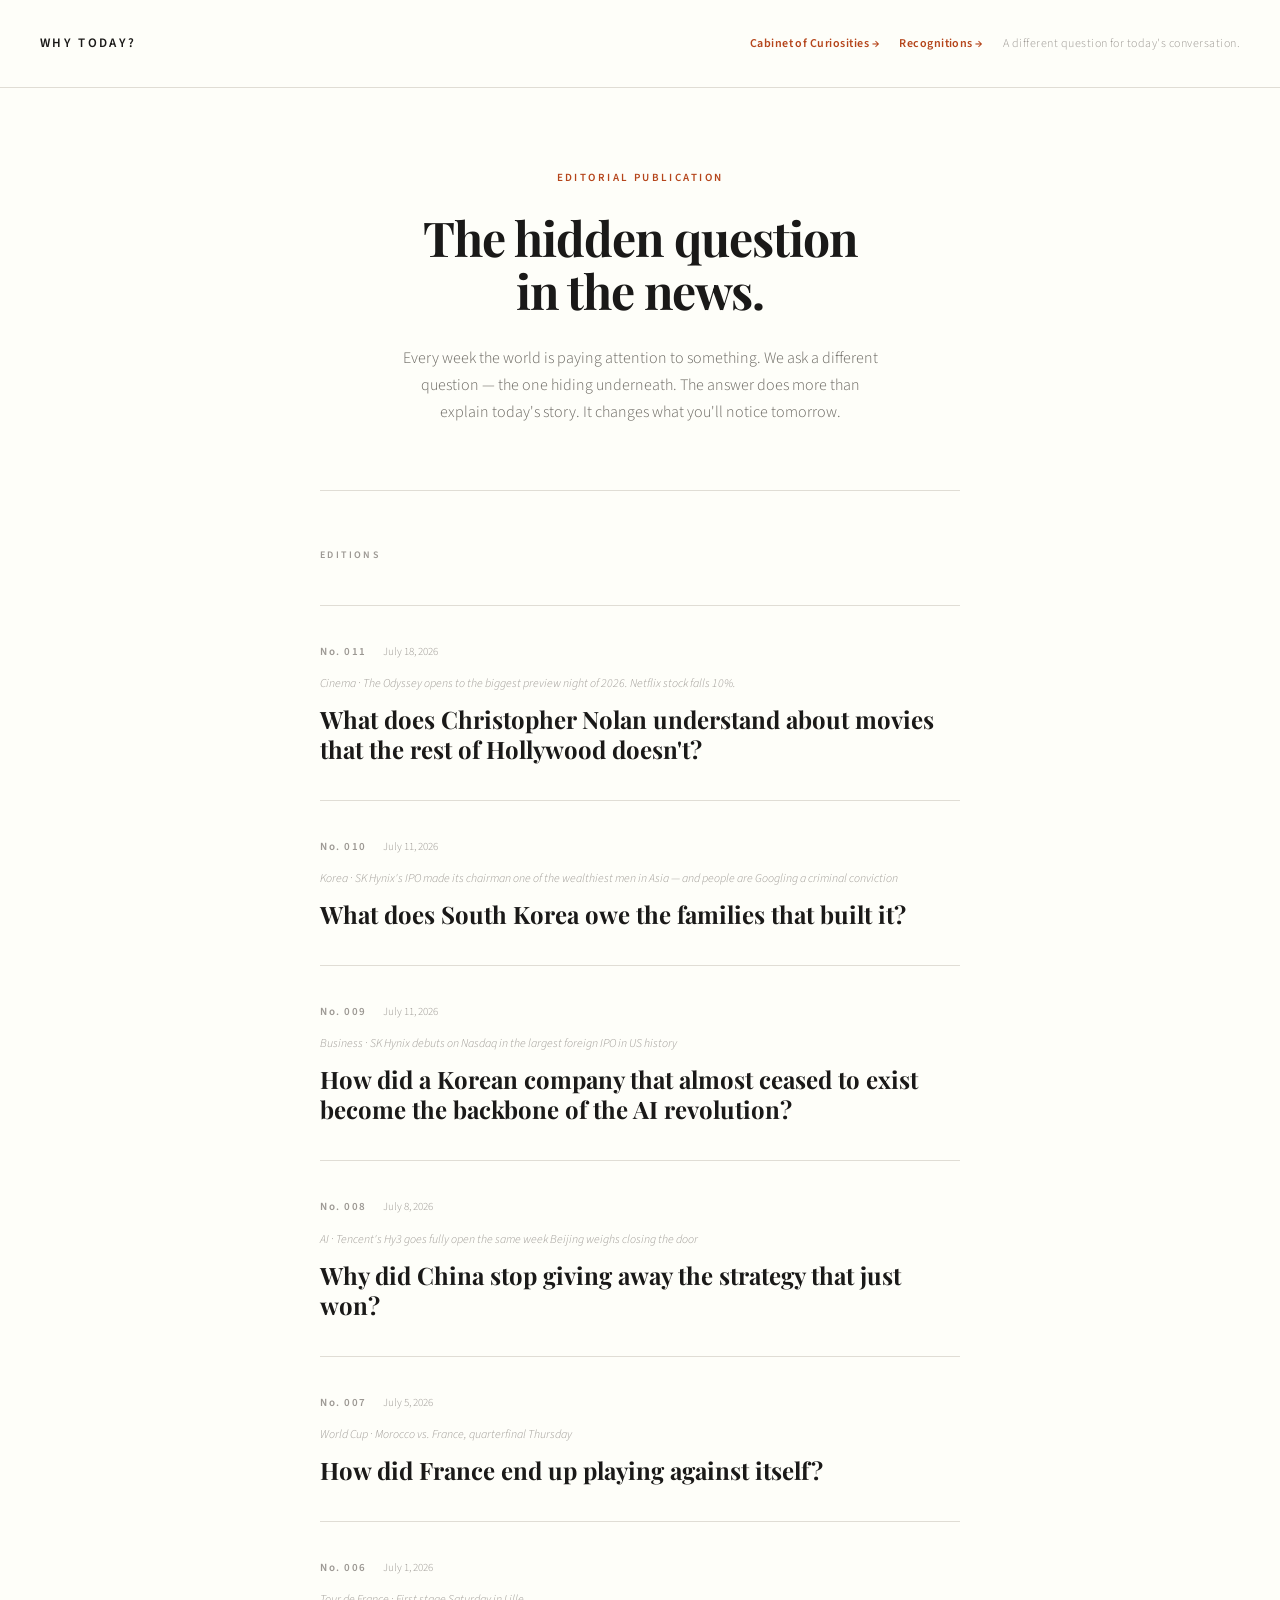
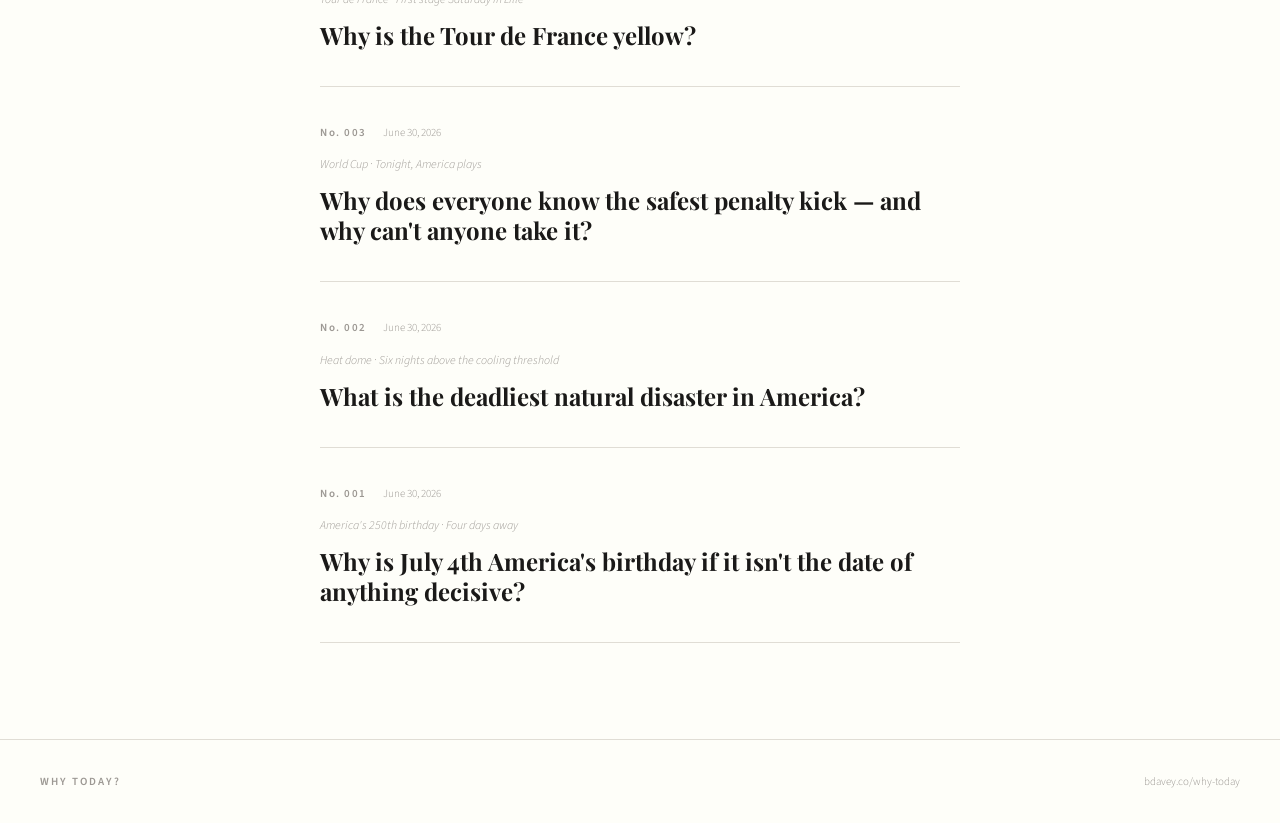
<file: docs/index.html>
<!DOCTYPE html>
<html lang="en">
<head>
  <meta charset="UTF-8">
  <meta name="viewport" content="width=device-width, initial-scale=1.0">
  <title>Why Today?</title>
  <link rel="preconnect" href="https://fonts.googleapis.com">
  <link rel="preconnect" href="https://fonts.gstatic.com" crossorigin>
  <link href="https://fonts.googleapis.com/css2?family=Playfair+Display:ital,wght@0,400;0,600;0,700;1,400;1,600&family=Source+Serif+4:ital,opsz,wght@0,8..60,300;0,8..60,400;0,8..60,500;1,8..60,300;1,8..60,400&family=Source+Sans+3:wght@300;400;500;600&display=swap" rel="stylesheet">
  <link rel="stylesheet" href="styles.css">
</head>
<body>

  <header class="masthead">
    <a href="/" class="publication-name">Why Today?</a>
    <nav class="masthead-nav">
      <a href="storylines/" class="masthead-nav-link">Cabinet of Curiosities &rarr;</a>
      <a href="patterns/" class="masthead-nav-link">Recognitions &rarr;</a>
      <span class="masthead-tagline">A different question for today's conversation.</span>
    </nav>
  </header>

  <section class="hero">
    <p class="hero-eyebrow">Editorial Publication</p>
    <h1 class="hero-headline">The hidden question<br>in the news.</h1>
    <p class="hero-description">Every week the world is paying attention to something. We ask a different question — the one hiding underneath. The answer does more than explain today's story. It changes what you'll notice tomorrow.</p>
  </section>

  <div class="editions-section">
    <div class="section-rule"></div>
    <p class="section-label">Editions</p>

    <ul class="edition-list">

      <li class="edition-item">
        <a class="edition-link" href="editions/011/">
          <div class="edition-meta">
            <span class="edition-number">No. 011</span>
            <span class="edition-date">July 18, 2026</span>
          </div>
          <p class="edition-moment">Cinema · The Odyssey opens to the biggest preview night of 2026. Netflix stock falls 10%.</p>
          <p class="edition-question">What does Christopher Nolan understand about movies that the rest of Hollywood doesn't?</p>
        </a>
      </li>

      <li class="edition-item">
        <a class="edition-link" href="editions/010/">
          <div class="edition-meta">
            <span class="edition-number">No. 010</span>
            <span class="edition-date">July 11, 2026</span>
          </div>
          <p class="edition-moment">Korea · SK Hynix's IPO made its chairman one of the wealthiest men in Asia — and people are Googling a criminal conviction</p>
          <p class="edition-question">What does South Korea owe the families that built it?</p>
        </a>
      </li>

      <li class="edition-item">
        <a class="edition-link" href="editions/009/">
          <div class="edition-meta">
            <span class="edition-number">No. 009</span>
            <span class="edition-date">July 11, 2026</span>
          </div>
          <p class="edition-moment">Business · SK Hynix debuts on Nasdaq in the largest foreign IPO in US history</p>
          <p class="edition-question">How did a Korean company that almost ceased to exist become the backbone of the AI revolution?</p>
        </a>
      </li>

      <li class="edition-item">
        <a class="edition-link" href="editions/008/">
          <div class="edition-meta">
            <span class="edition-number">No. 008</span>
            <span class="edition-date">July 8, 2026</span>
          </div>
          <p class="edition-moment">AI · Tencent's Hy3 goes fully open the same week Beijing weighs closing the door</p>
          <p class="edition-question">Why did China stop giving away the strategy that just won?</p>
        </a>
      </li>

      <li class="edition-item">
        <a class="edition-link" href="editions/007/">
          <div class="edition-meta">
            <span class="edition-number">No. 007</span>
            <span class="edition-date">July 5, 2026</span>
          </div>
          <p class="edition-moment">World Cup · Morocco vs. France, quarterfinal Thursday</p>
          <p class="edition-question">How did France end up playing against itself?</p>
        </a>
      </li>

      <li class="edition-item">
        <a class="edition-link" href="editions/006/">
          <div class="edition-meta">
            <span class="edition-number">No. 006</span>
            <span class="edition-date">July 1, 2026</span>
          </div>
          <p class="edition-moment">Tour de France · First stage Saturday in Lille</p>
          <p class="edition-question">Why is the Tour de France yellow?</p>
        </a>
      </li>

      <li class="edition-item">
        <a class="edition-link" href="editions/003/">
          <div class="edition-meta">
            <span class="edition-number">No. 003</span>
            <span class="edition-date">June 30, 2026</span>
          </div>
          <p class="edition-moment">World Cup · Tonight, America plays</p>
          <p class="edition-question">Why does everyone know the safest penalty kick — and why can't anyone take it?</p>
        </a>
      </li>

      <li class="edition-item">
        <a class="edition-link" href="editions/002/">
          <div class="edition-meta">
            <span class="edition-number">No. 002</span>
            <span class="edition-date">June 30, 2026</span>
          </div>
          <p class="edition-moment">Heat dome · Six nights above the cooling threshold</p>
          <p class="edition-question">What is the deadliest natural disaster in America?</p>
        </a>
      </li>

      <li class="edition-item">
        <a class="edition-link" href="editions/001/">
          <div class="edition-meta">
            <span class="edition-number">No. 001</span>
            <span class="edition-date">June 30, 2026</span>
          </div>
          <p class="edition-moment">America's 250th birthday · Four days away</p>
          <p class="edition-question">Why is July 4th America's birthday if it isn't the date of anything decisive?</p>
        </a>
      </li>

    </ul>
  </div>

  <footer class="footer">
    <span class="footer-name">Why Today?</span>
    <span class="footer-note">bdavey.co/why-today</span>
  </footer>

</body>
</html>
</file>
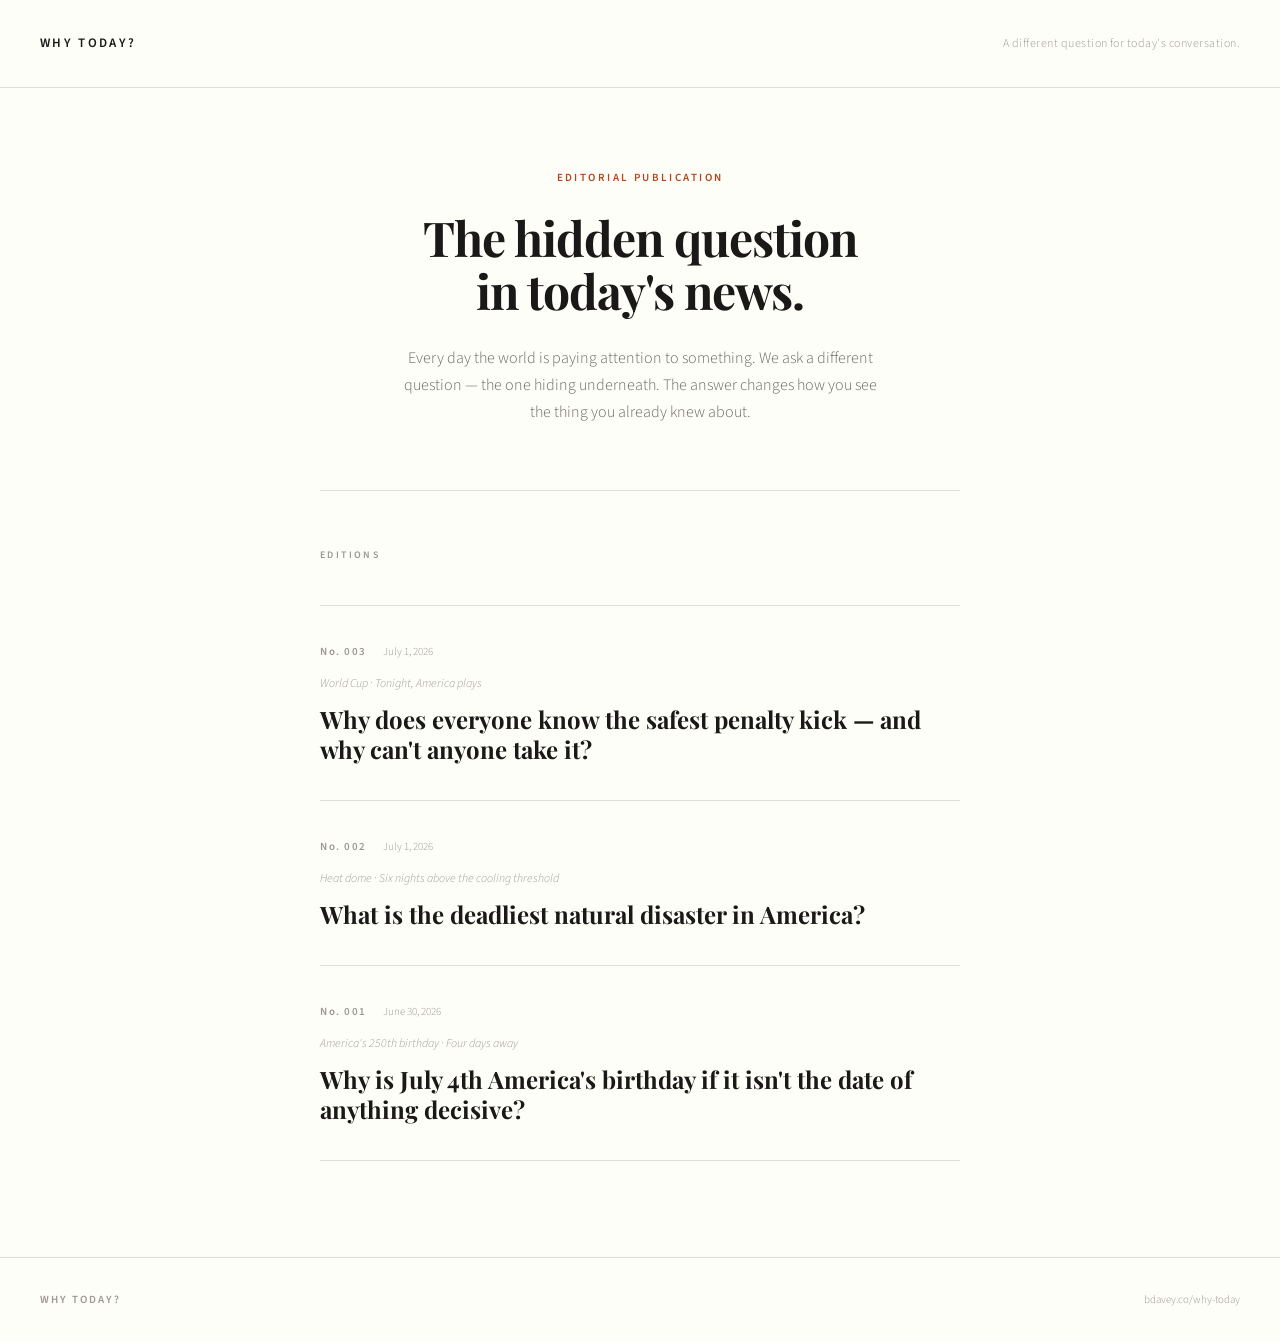
<file: site/index.html>
<!DOCTYPE html>
<html lang="en">
<head>
  <meta charset="UTF-8">
  <meta name="viewport" content="width=device-width, initial-scale=1.0">
  <title>Why Today?</title>
  <link rel="preconnect" href="https://fonts.googleapis.com">
  <link rel="preconnect" href="https://fonts.gstatic.com" crossorigin>
  <link href="https://fonts.googleapis.com/css2?family=Playfair+Display:ital,wght@0,400;0,600;0,700;1,400;1,600&family=Source+Serif+4:ital,opsz,wght@0,8..60,300;0,8..60,400;0,8..60,500;1,8..60,300;1,8..60,400&family=Source+Sans+3:wght@300;400;500;600&display=swap" rel="stylesheet">
  <link rel="stylesheet" href="styles.css">
</head>
<body>

  <header class="masthead">
    <a href="/" class="publication-name">Why Today?</a>
    <span class="masthead-tagline">A different question for today's conversation.</span>
  </header>

  <section class="hero">
    <p class="hero-eyebrow">Editorial Publication</p>
    <h1 class="hero-headline">The hidden question<br>in today's news.</h1>
    <p class="hero-description">Every day the world is paying attention to something. We ask a different question — the one hiding underneath. The answer changes how you see the thing you already knew about.</p>
  </section>

  <div class="editions-section">
    <div class="section-rule"></div>
    <p class="section-label">Editions</p>

    <ul class="edition-list">

      <li class="edition-item">
        <a class="edition-link" href="../editions/003-penalty-kicks/edition.html">
          <div class="edition-meta">
            <span class="edition-number">No. 003</span>
            <span class="edition-date">July 1, 2026</span>
          </div>
          <p class="edition-moment">World Cup · Tonight, America plays</p>
          <p class="edition-question">Why does everyone know the safest penalty kick — and why can't anyone take it?</p>
        </a>
      </li>

      <li class="edition-item">
        <a class="edition-link" href="../editions/002-heat-deaths/edition.html">
          <div class="edition-meta">
            <span class="edition-number">No. 002</span>
            <span class="edition-date">July 1, 2026</span>
          </div>
          <p class="edition-moment">Heat dome · Six nights above the cooling threshold</p>
          <p class="edition-question">What is the deadliest natural disaster in America?</p>
        </a>
      </li>

      <li class="edition-item">
        <a class="edition-link" href="../editions/001-july-4-wrong-date/edition.html">
          <div class="edition-meta">
            <span class="edition-number">No. 001</span>
            <span class="edition-date">June 30, 2026</span>
          </div>
          <p class="edition-moment">America's 250th birthday · Four days away</p>
          <p class="edition-question">Why is July 4th America's birthday if it isn't the date of anything decisive?</p>
        </a>
      </li>

    </ul>
  </div>

  <footer class="footer">
    <span class="footer-name">Why Today?</span>
    <span class="footer-note">bdavey.co/why-today</span>
  </footer>

</body>
</html>
</file>
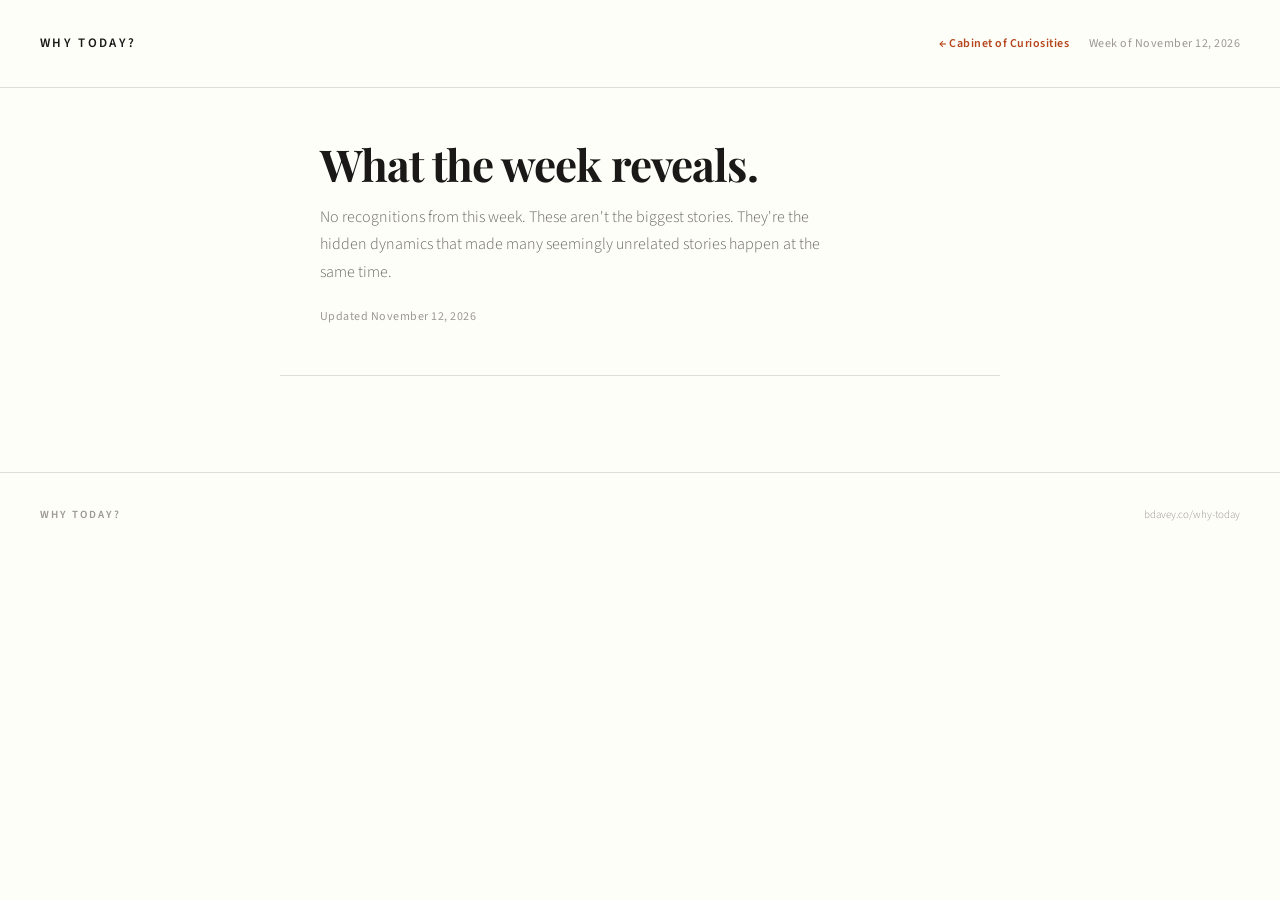
<file: docs/patterns/index.html>
<!DOCTYPE html>
<html lang="en">
<head>
  <meta charset="UTF-8">
  <meta name="viewport" content="width=device-width, initial-scale=1.0">
  <title>Why Today? &middot; Week of November 12, 2026</title>
  <link rel="preconnect" href="https://fonts.googleapis.com">
  <link rel="preconnect" href="https://fonts.gstatic.com" crossorigin>
  <link href="https://fonts.googleapis.com/css2?family=Playfair+Display:ital,wght@0,400;0,600;0,700;1,400;1,600&family=Source+Serif+4:ital,opsz,wght@0,8..60,300;0,8..60,400;0,8..60,500;1,8..60,300;1,8..60,400&family=Source+Sans+3:wght@300;400;500;600&display=swap" rel="stylesheet">
  <link rel="stylesheet" href="../styles.css">
</head>
<body>

  <header class="masthead">
    <a href="../" class="pub-name">Why Today?</a>
    <nav class="pub-nav">
      <a href="../storylines/" class="pub-link">&larr; Cabinet of Curiosities</a>
      <span class="pub-week">Week of November 12, 2026</span>
    </nav>
  </header>

  <section class="lede">
    <h1 class="lede-headline">What the week reveals.</h1>
    <p class="lede-description">No recognitions from this week. These aren&#x27;t the biggest stories. They&#x27;re the hidden dynamics that made many seemingly unrelated stories happen at the same time.</p>
    <p class="lede-updated">Updated November 12, 2026</p>
  </section>

  <div class="recognitions">

  </div>

  <footer class="footer">
    <span class="footer-name">Why Today?</span>
    <span class="footer-note">bdavey.co/why-today</span>
  </footer>

</body>
</html>
</file>
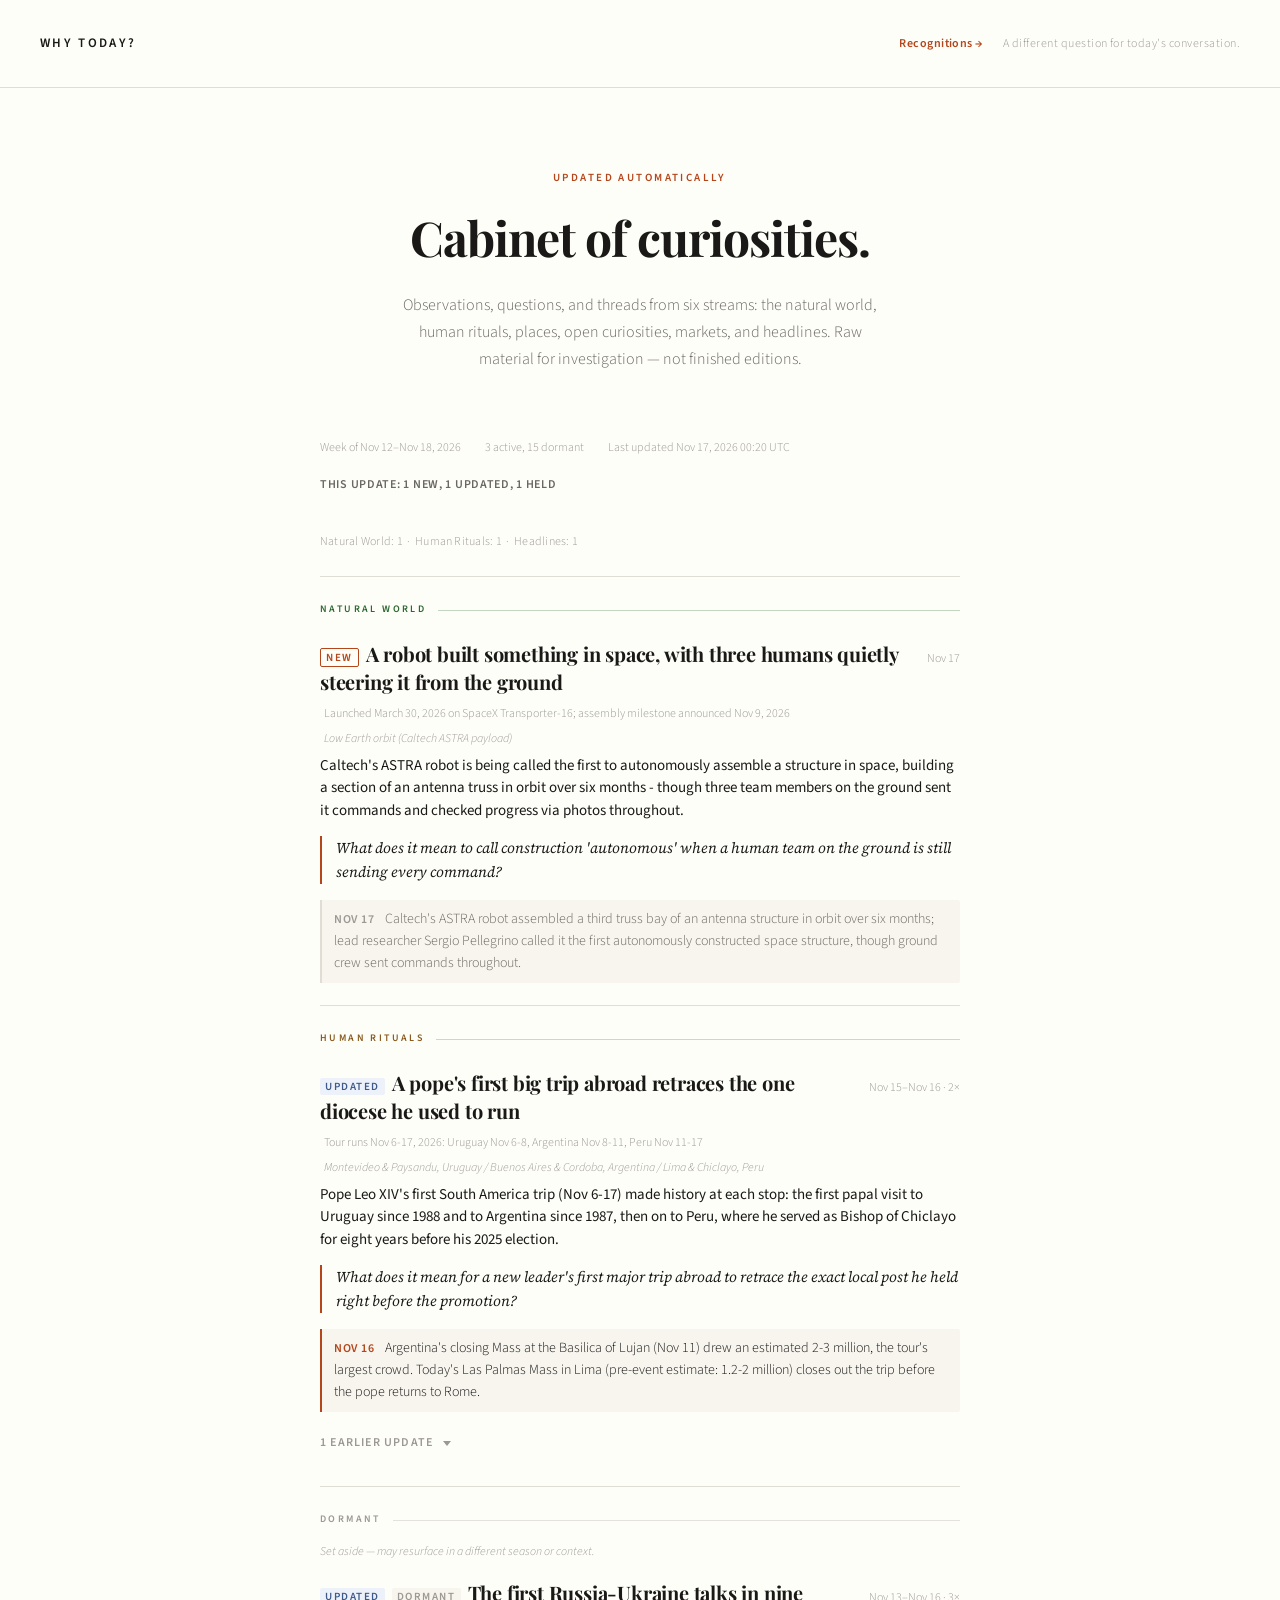
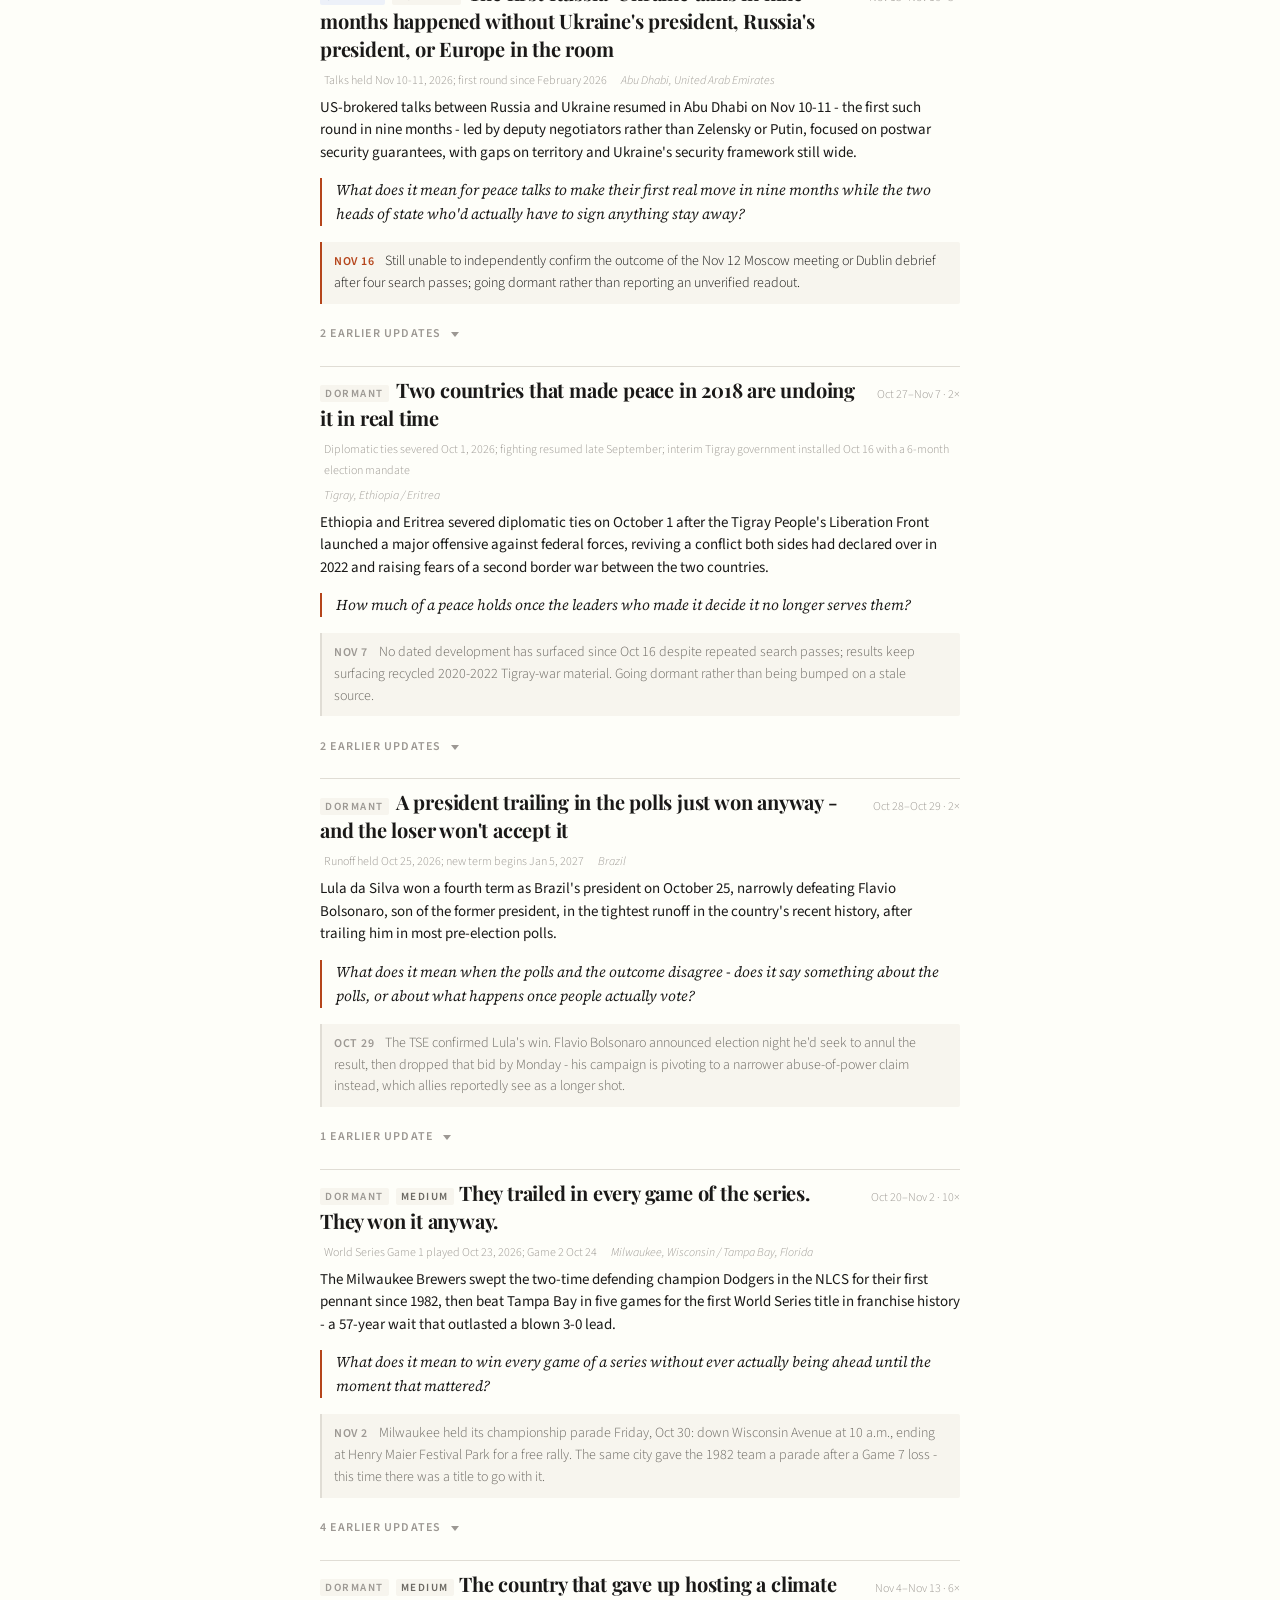
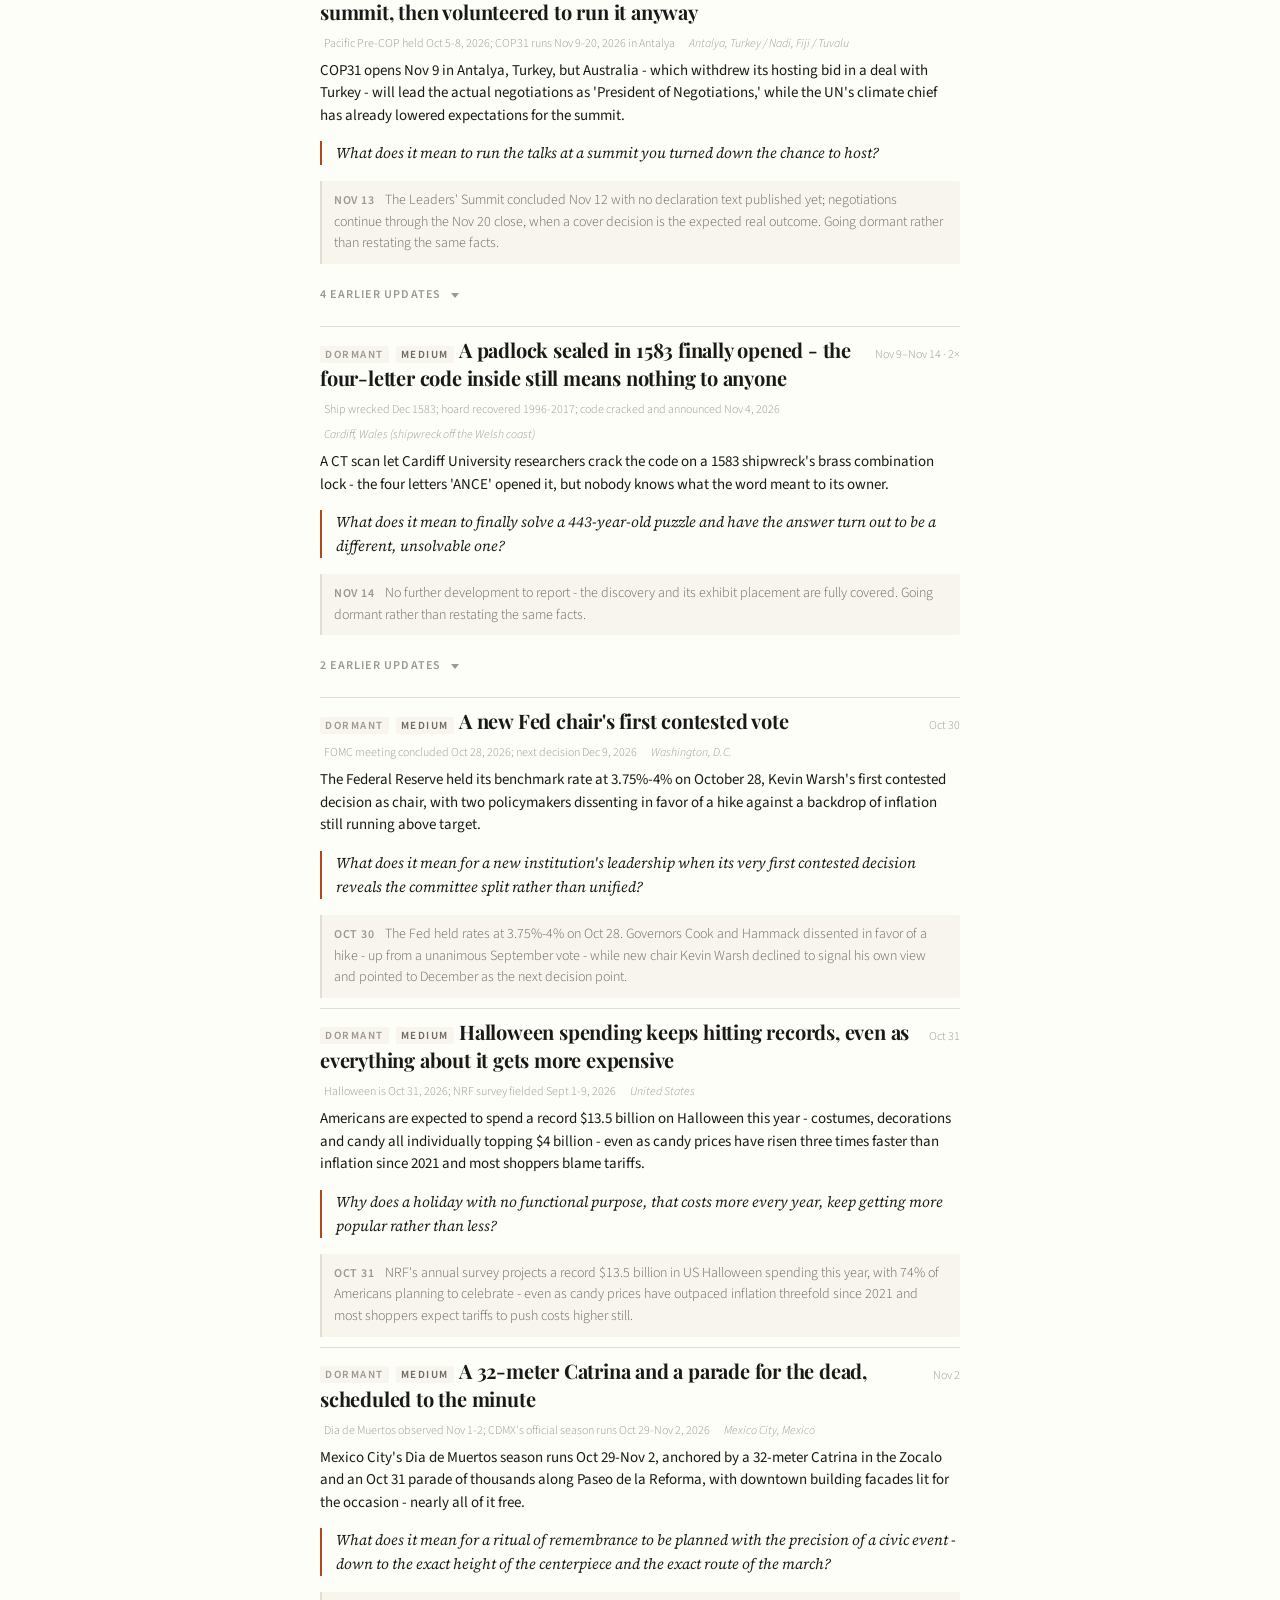
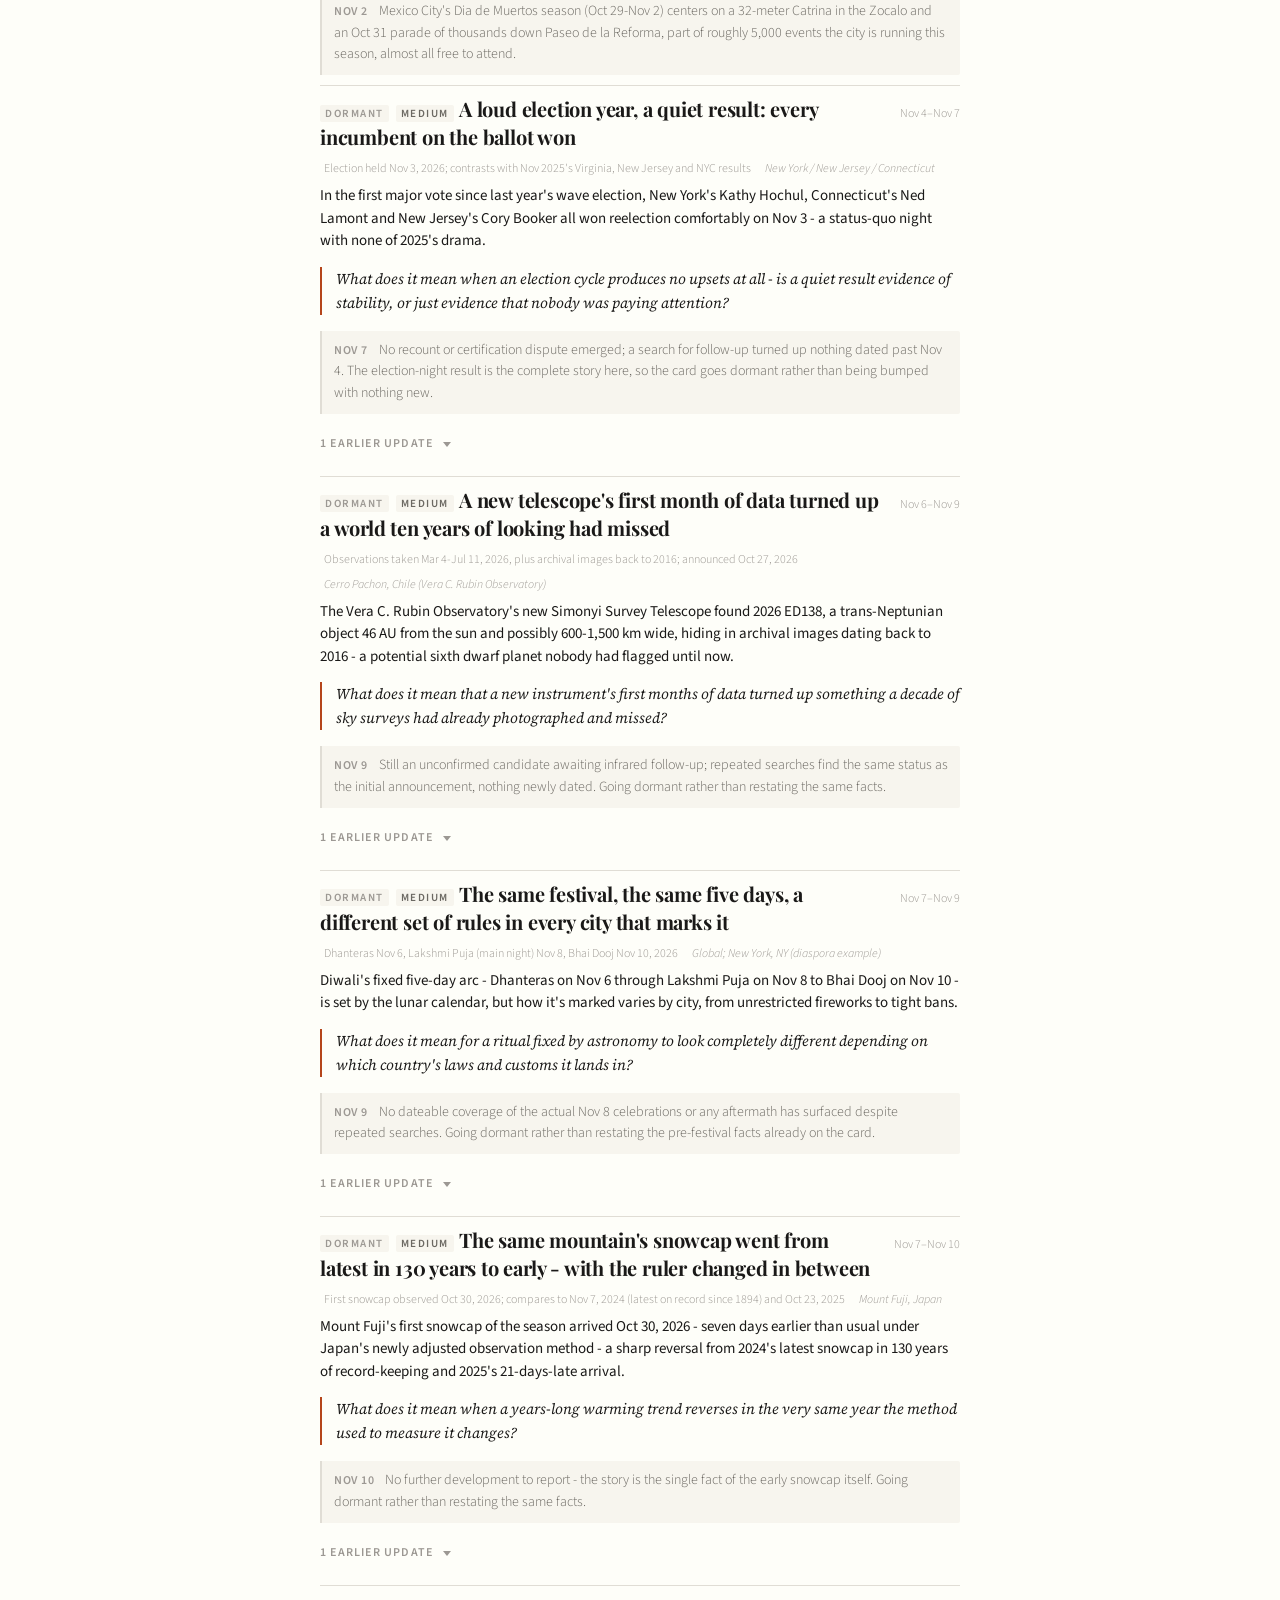
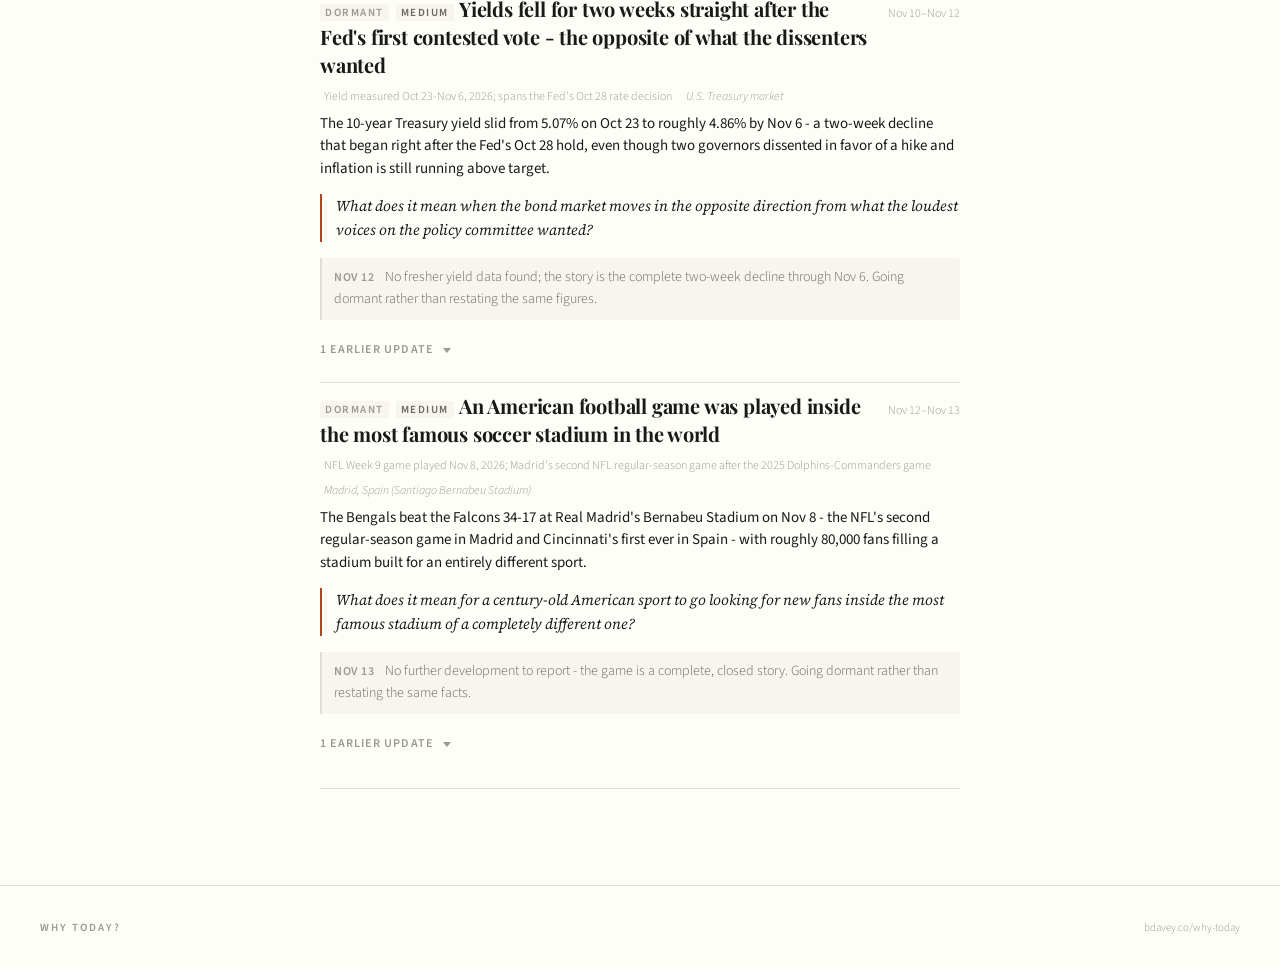
<file: docs/storylines/index.html>
<!DOCTYPE html>
<html lang="en">
<head>
  <meta charset="UTF-8">
  <meta name="viewport" content="width=device-width, initial-scale=1.0">
  <title>Why Today? &middot; Cabinet of Curiosities</title>
  <link rel="preconnect" href="https://fonts.googleapis.com">
  <link rel="preconnect" href="https://fonts.gstatic.com" crossorigin>
  <link href="https://fonts.googleapis.com/css2?family=Playfair+Display:ital,wght@0,400;0,600;0,700;1,400;1,600&family=Source+Serif+4:ital,opsz,wght@0,8..60,300;0,8..60,400;0,8..60,500;1,8..60,300;1,8..60,400&family=Source+Sans+3:wght@300;400;500;600&display=swap" rel="stylesheet">
  <link rel="stylesheet" href="../styles.css">
</head>
<body>

  <header class="masthead">
    <a href="../" class="publication-name">Why Today?</a>
    <nav class="masthead-nav">
      <a href="../patterns/" class="masthead-nav-link">Recognitions &rarr;</a>
      <span class="masthead-tagline">A different question for today's conversation.</span>
    </nav>
  </header>

  <section class="hero">
    <p class="hero-eyebrow">Updated automatically</p>
    <h1 class="hero-headline">Cabinet of curiosities.</h1>
    <p class="hero-description">Observations, questions, and threads from six streams: the natural world, human rituals, places, open curiosities, markets, and headlines. Raw material for investigation &mdash; not finished editions.</p>
  </section>

  <div class="storylines-meta-bar">
    <span>Week of Nov 12&ndash;Nov 18, 2026</span>
    <span>3 active, 15 dormant</span>
    <span>Last updated Nov 17, 2026 00:20 UTC</span>
  </div>

  <div class="storylines-cycle-bar">This update: 1 new, 1 updated, 1 held</div>

  <div class="stream-summary">Natural World: 1 &nbsp;&middot;&nbsp; Human Rituals: 1 &nbsp;&middot;&nbsp; Headlines: 1</div>

  <div class="storylines-section">
  <div class="stream-section" data-stream="natural_world">
    <p class="stream-label">Natural World</p>
    <ul class="storyline-list">
      <li class="storyline-item">
        <div class="storyline-row">
          <span class="storyline-main"><span class="curiosity-change change-new">new</span> <a href="https://sciencedaily.com/releases/2026/11/261108233043.htm" class="storyline-moment" target="_blank" rel="noopener">A robot built something in space, with three humans quietly steering it from the ground</a></span>
          <span class="storyline-freshness">Nov 17</span>
        </div>
        <p class="storyline-meta"><span class="curiosity-season">Launched March 30, 2026 on SpaceX Transporter-16; assembly milestone announced Nov 9, 2026</span> <span class="curiosity-location">Low Earth orbit (Caltech ASTRA payload)</span></p>
        <p class="curiosity-observation">Caltech&#x27;s ASTRA robot is being called the first to autonomously assemble a structure in space, building a section of an antenna truss in orbit over six months - though three team members on the ground sent it commands and checked progress via photos throughout.</p>
        <p class="curiosity-question">What does it mean to call construction &#x27;autonomous&#x27; when a human team on the ground is still sending every command?</p>
        <p class="curiosity-latest">
          <span class="latest-date">Nov 17</span>
          Caltech&#x27;s ASTRA robot assembled a third truss bay of an antenna structure in orbit over six months; lead researcher Sergio Pellegrino called it the first autonomously constructed space structure, though ground crew sent commands throughout.
        </p>
      </li>
    </ul>
  </div>
  <div class="stream-section" data-stream="human_rituals">
    <p class="stream-label">Human Rituals</p>
    <ul class="storyline-list">
      <li class="storyline-item">
        <div class="storyline-row">
          <span class="storyline-main"><span class="curiosity-change change-updated">updated</span> <a href="https://batimes.com.ar/news/amp/argentina/over-three-million-attend-pope-leos-final-mass-in-lujan.phtml" class="storyline-moment" target="_blank" rel="noopener">A pope&#x27;s first big trip abroad retraces the one diocese he used to run</a></span>
          <span class="storyline-freshness">Nov 15&ndash;Nov 16 &middot; 2&times;</span>
        </div>
        <p class="storyline-meta"><span class="curiosity-season">Tour runs Nov 6-17, 2026: Uruguay Nov 6-8, Argentina Nov 8-11, Peru Nov 11-17</span> <span class="curiosity-location">Montevideo &amp; Paysandu, Uruguay / Buenos Aires &amp; Cordoba, Argentina / Lima &amp; Chiclayo, Peru</span></p>
        <p class="curiosity-observation">Pope Leo XIV&#x27;s first South America trip (Nov 6-17) made history at each stop: the first papal visit to Uruguay since 1988 and to Argentina since 1987, then on to Peru, where he served as Bishop of Chiclayo for eight years before his 2025 election.</p>
        <p class="curiosity-question">What does it mean for a new leader&#x27;s first major trip abroad to retrace the exact local post he held right before the promotion?</p>
        <p class="curiosity-latest is-current">
          <span class="latest-date">Nov 16</span>
          Argentina&#x27;s closing Mass at the Basilica of Lujan (Nov 11) drew an estimated 2-3 million, the tour&#x27;s largest crowd. Today&#x27;s Las Palmas Mass in Lima (pre-event estimate: 1.2-2 million) closes out the trip before the pope returns to Rome.
        </p>
        <details class="history-details">
          <summary class="history-toggle">
            <span class="history-toggle-label">1 earlier update</span>
          </summary>
          <ul class="history-list">
          <li class="history-item"><span class="history-date">Nov 15</span>Uruguay (first papal visit since 1988): ~40,000 at a Paysandu Mass, a vigil at Montevideo&#x27;s Centenario Stadium. Argentina (first since 1987): millions in Buenos Aires streets; the pope told Milei the economy must serve people, not the reverse. Now in Peru, his former diocese.</li>
          </ul>
        </details>
      </li>
    </ul>
  </div>
  <div class="stream-section stream-dormant">
    <p class="stream-label">Dormant</p>
    <p class="stream-dormant-note">Set aside — may resurface in a different season or context.</p>
    <ul class="storyline-list">
      <li class="storyline-item">
        <div class="storyline-row">
          <span class="storyline-main"><span class="curiosity-change change-updated">updated</span> <span class="curiosity-status status-dormant">dormant</span> <a href="https://www.dailysabah.com/world/europe/us-envoys-head-for-moscow-as-trilateral-talks-on-ukraine-war-end/amp" class="storyline-moment" target="_blank" rel="noopener">The first Russia-Ukraine talks in nine months happened without Ukraine&#x27;s president, Russia&#x27;s president, or Europe in the room</a></span>
          <span class="storyline-freshness">Nov 13&ndash;Nov 16 &middot; 3&times;</span>
        </div>
        <p class="storyline-meta"><span class="curiosity-season">Talks held Nov 10-11, 2026; first round since February 2026</span> <span class="curiosity-location">Abu Dhabi, United Arab Emirates</span></p>
        <p class="curiosity-observation">US-brokered talks between Russia and Ukraine resumed in Abu Dhabi on Nov 10-11 - the first such round in nine months - led by deputy negotiators rather than Zelensky or Putin, focused on postwar security guarantees, with gaps on territory and Ukraine&#x27;s security framework still wide.</p>
        <p class="curiosity-question">What does it mean for peace talks to make their first real move in nine months while the two heads of state who&#x27;d actually have to sign anything stay away?</p>
        <p class="curiosity-latest is-current">
          <span class="latest-date">Nov 16</span>
          Still unable to independently confirm the outcome of the Nov 12 Moscow meeting or Dublin debrief after four search passes; going dormant rather than reporting an unverified readout.
        </p>
        <details class="history-details">
          <summary class="history-toggle">
            <span class="history-toggle-label">2 earlier updates</span>
          </summary>
          <ul class="history-list">
          <li class="history-item"><span class="history-date">Nov 14</span>Talks concluded Nov 11 with a prisoner-exchange agreement as the only concrete result - no breakthrough on territory. Russia declined to meet European/NATO officials also present in Abu Dhabi; US envoys now head to Moscow to meet Putin directly.</li>
          <li class="history-item"><span class="history-date">Nov 13</span>US-brokered Russia-Ukraine talks opened Nov 10 in Abu Dhabi, the first round since February, led by deputy negotiators (Umerov, Medinsky) rather than Zelensky or Putin. Focused on postwar security guarantees; Russia resists European involvement; no outcome reported yet.</li>
          </ul>
        </details>
      </li>
      <li class="storyline-item">
        <div class="storyline-row">
          <span class="storyline-main"><span class="curiosity-status status-dormant">dormant</span> <a href="https://www.africanews.com/2026/10/16/ethiopia-appoints-interim-tigray-government-after-tplf-ouster/" class="storyline-moment" target="_blank" rel="noopener">Two countries that made peace in 2018 are undoing it in real time</a></span>
          <span class="storyline-freshness">Oct 27&ndash;Nov 7 &middot; 2&times;</span>
        </div>
        <p class="storyline-meta"><span class="curiosity-season">Diplomatic ties severed Oct 1, 2026; fighting resumed late September; interim Tigray government installed Oct 16 with a 6-month election mandate</span> <span class="curiosity-location">Tigray, Ethiopia / Eritrea</span></p>
        <p class="curiosity-observation">Ethiopia and Eritrea severed diplomatic ties on October 1 after the Tigray People&#x27;s Liberation Front launched a major offensive against federal forces, reviving a conflict both sides had declared over in 2022 and raising fears of a second border war between the two countries.</p>
        <p class="curiosity-question">How much of a peace holds once the leaders who made it decide it no longer serves them?</p>
        <p class="curiosity-latest">
          <span class="latest-date">Nov 7</span>
          No dated development has surfaced since Oct 16 despite repeated search passes; results keep surfacing recycled 2020-2022 Tigray-war material. Going dormant rather than being bumped on a stale source.
        </p>
        <details class="history-details">
          <summary class="history-toggle">
            <span class="history-toggle-label">2 earlier updates</span>
          </summary>
          <ul class="history-list">
          <li class="history-item"><span class="history-date">Nov 5</span>The TPLF lost Mekelle and its other strongholds; on Oct 16 Addis Ababa named an interim Tigray administration (a new mayor, chief administrator and security/economic recovery heads) with a 6-month mandate to organize elections. The Western Tigray dispute and the Eritrea rupture remain unresolved.</li>
          <li class="history-item"><span class="history-date">Oct 27</span>Ethiopia and Eritrea cut diplomatic ties Oct 1 after Eritrean soldiers were reported entering the Tigray towns of Adigrat and Idaga Hamus; the UN chief called for an immediate end to fighting across Tigray, Afar and Amhara on Oct 9-10, with no ceasefire talks announced since.</li>
          </ul>
        </details>
      </li>
      <li class="storyline-item">
        <div class="storyline-row">
          <span class="storyline-main"><span class="curiosity-status status-dormant">dormant</span> <a href="https://fpabramo.org.br/tse-confirma-vitoria-de-lula-flavio-bolsonaro-desiste-de-pedir-anulacao-da-eleicao/" class="storyline-moment" target="_blank" rel="noopener">A president trailing in the polls just won anyway - and the loser won&#x27;t accept it</a></span>
          <span class="storyline-freshness">Oct 28&ndash;Oct 29 &middot; 2&times;</span>
        </div>
        <p class="storyline-meta"><span class="curiosity-season">Runoff held Oct 25, 2026; new term begins Jan 5, 2027</span> <span class="curiosity-location">Brazil</span></p>
        <p class="curiosity-observation">Lula da Silva won a fourth term as Brazil&#x27;s president on October 25, narrowly defeating Flavio Bolsonaro, son of the former president, in the tightest runoff in the country&#x27;s recent history, after trailing him in most pre-election polls.</p>
        <p class="curiosity-question">What does it mean when the polls and the outcome disagree - does it say something about the polls, or about what happens once people actually vote?</p>
        <p class="curiosity-latest">
          <span class="latest-date">Oct 29</span>
          The TSE confirmed Lula&#x27;s win. Flavio Bolsonaro announced election night he&#x27;d seek to annul the result, then dropped that bid by Monday - his campaign is pivoting to a narrower abuse-of-power claim instead, which allies reportedly see as a longer shot.
        </p>
        <details class="history-details">
          <summary class="history-toggle">
            <span class="history-toggle-label">1 earlier update</span>
          </summary>
          <ul class="history-list">
          <li class="history-item"><span class="history-date">Oct 28</span>Lula won the Oct 25 runoff, 51.79% to 48.21%, despite trailing Flavio Bolsonaro in most pre-election polls and losing the first round to him outright. Bolsonaro says he will challenge the result in court rather than concede.</li>
          </ul>
        </details>
      </li>
      <li class="storyline-item">
        <div class="storyline-row">
          <span class="storyline-main"><span class="curiosity-status status-dormant">dormant</span> <span class="storyline-potential potential-medium">medium</span> <a href="https://okcfox.com/news/nation-world/brewers-announce-world-series-parade-celebration-details" class="storyline-moment" target="_blank" rel="noopener">They trailed in every game of the series. They won it anyway.</a></span>
          <span class="storyline-freshness">Oct 20&ndash;Nov 2 &middot; 10&times;</span>
        </div>
        <p class="storyline-meta"><span class="curiosity-season">World Series Game 1 played Oct 23, 2026; Game 2 Oct 24</span> <span class="curiosity-location">Milwaukee, Wisconsin / Tampa Bay, Florida</span></p>
        <p class="curiosity-observation">The Milwaukee Brewers swept the two-time defending champion Dodgers in the NLCS for their first pennant since 1982, then beat Tampa Bay in five games for the first World Series title in franchise history - a 57-year wait that outlasted a blown 3-0 lead.</p>
        <p class="curiosity-question">What does it mean to win every game of a series without ever actually being ahead until the moment that mattered?</p>
        <p class="curiosity-latest">
          <span class="latest-date">Nov 2</span>
          Milwaukee held its championship parade Friday, Oct 30: down Wisconsin Avenue at 10 a.m., ending at Henry Maier Festival Park for a free rally. The same city gave the 1982 team a parade after a Game 7 loss - this time there was a title to go with it.
        </p>
        <details class="history-details">
          <summary class="history-toggle">
            <span class="history-toggle-label">4 earlier updates</span>
          </summary>
          <ul class="history-list">
          <li class="history-item"><span class="history-date">Oct 29</span>Game 5: Brewers 4, Rays 1. Milwaukee closed out the series 4-1 at Tropicana Field for its first World Series title ever. William Contreras was named Series MVP; Trevor Megill recorded a 6-out save to finish it.</li>
          <li class="history-item"><span class="history-date">Oct 28</span>Game 4: Rays 4, Brewers 3 (12 innings). Cooper Pratt&#x27;s homer put Milwaukee ahead in the top of the 12th; Tampa Bay answered with two in the bottom, Ben Williamson&#x27;s hit walking it off. Series now 3-1; Milwaukee can still clinch in Game 5.</li>
          <li class="history-item"><span class="history-date">Oct 28</span>Game 3: Brewers 10, Rays 1. An eight-run fifth inning - a World Series record, built on seven straight hits - ended any suspense; Milwaukee takes a 3-0 series lead and can clinch the title with a win in Game 4.</li>
          <li class="history-item"><span class="history-date">Oct 25</span>Game 2: Brewers 5, Rays 4. Tampa Bay scored four in the top of the first; Milwaukee tied it on Sal Frelick&#x27;s sixth-inning homer, took the lead in the seventh on a Cooper Pratt RBI, and closed it out - a 2-0 series lead built from another come-from-behind win.</li>
          </ul>
        </details>
      </li>
      <li class="storyline-item">
        <div class="storyline-row">
          <span class="storyline-main"><span class="curiosity-status status-dormant">dormant</span> <span class="storyline-potential potential-medium">medium</span> <a href="https://www.khaleejtimes.com/world/cop31-opens-leaders-pressure-tackle-climate-crisis" class="storyline-moment" target="_blank" rel="noopener">The country that gave up hosting a climate summit, then volunteered to run it anyway</a></span>
          <span class="storyline-freshness">Nov 4&ndash;Nov 13 &middot; 6&times;</span>
        </div>
        <p class="storyline-meta"><span class="curiosity-season">Pacific Pre-COP held Oct 5-8, 2026; COP31 runs Nov 9-20, 2026 in Antalya</span> <span class="curiosity-location">Antalya, Turkey / Nadi, Fiji / Tuvalu</span></p>
        <p class="curiosity-observation">COP31 opens Nov 9 in Antalya, Turkey, but Australia - which withdrew its hosting bid in a deal with Turkey - will lead the actual negotiations as &#x27;President of Negotiations,&#x27; while the UN&#x27;s climate chief has already lowered expectations for the summit.</p>
        <p class="curiosity-question">What does it mean to run the talks at a summit you turned down the chance to host?</p>
        <p class="curiosity-latest">
          <span class="latest-date">Nov 13</span>
          The Leaders&#x27; Summit concluded Nov 12 with no declaration text published yet; negotiations continue through the Nov 20 close, when a cover decision is the expected real outcome. Going dormant rather than restating the same facts.
        </p>
        <details class="history-details">
          <summary class="history-toggle">
            <span class="history-toggle-label">4 earlier updates</span>
          </summary>
          <ul class="history-list">
          <li class="history-item"><span class="history-date">Nov 12</span>On Nov 9 the EU and 77 OACPS countries - 104 nations, about 2 billion people - issued a joint declaration naming six shared climate priorities ahead of the summit, a separate bloc-building move from Turkey&#x27;s own draft Antalya Declaration.</li>
          <li class="history-item"><span class="history-date">Nov 11</span>Leaders were told to &#x27;get serious&#x27; about the climate crisis as the summit opened. Turkey&#x27;s Kurum says an &#x27;Antalya Declaration&#x27; is being drafted but won&#x27;t gather dust on shelves; Australia&#x27;s Bowen wants a narrower outcome; the EU says it&#x27;s arriving empty-handed.</li>
          <li class="history-item"><span class="history-date">Nov 11</span>The Antalya Leaders&#x27; Summit opens today, Nov 11: Erdogan leads the opening session (12:15-13:30 local) with remarks from UN chief Guterres and Australia&#x27;s PM Albanese, followed by a gala dinner hosted by Erdogan and the first lady.</li>
          <li class="history-item"><span class="history-date">Nov 9</span>COP31 opened today, Nov 9, in Antalya. The UNFCCC&#x27;s own event page confirms the Leaders&#x27; Summit for Nov 11-12, opened by President Erdogan - settling earlier conflicting reports over whether that segment would be in Antalya or Istanbul.</li>
          </ul>
        </details>
      </li>
      <li class="storyline-item">
        <div class="storyline-row">
          <span class="storyline-main"><span class="curiosity-status status-dormant">dormant</span> <span class="storyline-potential potential-medium">medium</span> <a href="https://www.livescience.com/archaeology/cryptic-padlock-from-a-400-year-old-shipwreck-finally-opened-but-it-leaves-a-mystery" class="storyline-moment" target="_blank" rel="noopener">A padlock sealed in 1583 finally opened - the four-letter code inside still means nothing to anyone</a></span>
          <span class="storyline-freshness">Nov 9&ndash;Nov 14 &middot; 2&times;</span>
        </div>
        <p class="storyline-meta"><span class="curiosity-season">Ship wrecked Dec 1583; hoard recovered 1996-2017; code cracked and announced Nov 4, 2026</span> <span class="curiosity-location">Cardiff, Wales (shipwreck off the Welsh coast)</span></p>
        <p class="curiosity-observation">A CT scan let Cardiff University researchers crack the code on a 1583 shipwreck&#x27;s brass combination lock - the four letters &#x27;ANCE&#x27; opened it, but nobody knows what the word meant to its owner.</p>
        <p class="curiosity-question">What does it mean to finally solve a 443-year-old puzzle and have the answer turn out to be a different, unsolvable one?</p>
        <p class="curiosity-latest">
          <span class="latest-date">Nov 14</span>
          No further development to report - the discovery and its exhibit placement are fully covered. Going dormant rather than restating the same facts.
        </p>
        <details class="history-details">
          <summary class="history-toggle">
            <span class="history-toggle-label">2 earlier updates</span>
          </summary>
          <ul class="history-list">
          <li class="history-item"><span class="history-date">Nov 11</span>Additional detail: the Ann Francis was sailing home to Norfolk from Spain when it wrecked on Margam Beach near Port Talbot; the lock and hoard are now on public display in the &#x27;Tides of Treasure&#x27; exhibit at Swansea&#x27;s National Waterfront Museum.</li>
          <li class="history-item"><span class="history-date">Nov 9</span>Cardiff University and National Museum Wales announced Nov 4 that a CT scan let them crack a 1583 shipwreck lock&#x27;s combination - &#x27;ANCE&#x27; - confirmed by opening the physical lock undamaged. What the code meant to its owner, or what it protected, remains unknown.</li>
          </ul>
        </details>
      </li>
      <li class="storyline-item">
        <div class="storyline-row">
          <span class="storyline-main"><span class="curiosity-status status-dormant">dormant</span> <span class="storyline-potential potential-medium">medium</span> <a href="https://admiralmarkets.com/analytics/traders-blog/warsh-press-conference-october-2026" class="storyline-moment" target="_blank" rel="noopener">A new Fed chair&#x27;s first contested vote</a></span>
          <span class="storyline-freshness">Oct 30</span>
        </div>
        <p class="storyline-meta"><span class="curiosity-season">FOMC meeting concluded Oct 28, 2026; next decision Dec 9, 2026</span> <span class="curiosity-location">Washington, D.C.</span></p>
        <p class="curiosity-observation">The Federal Reserve held its benchmark rate at 3.75%-4% on October 28, Kevin Warsh&#x27;s first contested decision as chair, with two policymakers dissenting in favor of a hike against a backdrop of inflation still running above target.</p>
        <p class="curiosity-question">What does it mean for a new institution&#x27;s leadership when its very first contested decision reveals the committee split rather than unified?</p>
        <p class="curiosity-latest">
          <span class="latest-date">Oct 30</span>
          The Fed held rates at 3.75%-4% on Oct 28. Governors Cook and Hammack dissented in favor of a hike - up from a unanimous September vote - while new chair Kevin Warsh declined to signal his own view and pointed to December as the next decision point.
        </p>
      </li>
      <li class="storyline-item">
        <div class="storyline-row">
          <span class="storyline-main"><span class="curiosity-status status-dormant">dormant</span> <span class="storyline-potential potential-medium">medium</span> <a href="https://nrf.com/media-center/press-releases/nrf-halloween-survey-shows-consumer-spending-expected-to-reach-13-5-billion" class="storyline-moment" target="_blank" rel="noopener">Halloween spending keeps hitting records, even as everything about it gets more expensive</a></span>
          <span class="storyline-freshness">Oct 31</span>
        </div>
        <p class="storyline-meta"><span class="curiosity-season">Halloween is Oct 31, 2026; NRF survey fielded Sept 1-9, 2026</span> <span class="curiosity-location">United States</span></p>
        <p class="curiosity-observation">Americans are expected to spend a record $13.5 billion on Halloween this year - costumes, decorations and candy all individually topping $4 billion - even as candy prices have risen three times faster than inflation since 2021 and most shoppers blame tariffs.</p>
        <p class="curiosity-question">Why does a holiday with no functional purpose, that costs more every year, keep getting more popular rather than less?</p>
        <p class="curiosity-latest">
          <span class="latest-date">Oct 31</span>
          NRF&#x27;s annual survey projects a record $13.5 billion in US Halloween spending this year, with 74% of Americans planning to celebrate - even as candy prices have outpaced inflation threefold since 2021 and most shoppers expect tariffs to push costs higher still.
        </p>
      </li>
      <li class="storyline-item">
        <div class="storyline-row">
          <span class="storyline-main"><span class="curiosity-status status-dormant">dormant</span> <span class="storyline-potential potential-medium">medium</span> <a href="https://www.record.com.mx/historia/dia-de-muertos-2026-en-cdmx-fechas-del-desfile-megaofrenda-y-catrina-gigante-2026102021271789267" class="storyline-moment" target="_blank" rel="noopener">A 32-meter Catrina and a parade for the dead, scheduled to the minute</a></span>
          <span class="storyline-freshness">Nov 2</span>
        </div>
        <p class="storyline-meta"><span class="curiosity-season">Dia de Muertos observed Nov 1-2; CDMX&#x27;s official season runs Oct 29-Nov 2, 2026</span> <span class="curiosity-location">Mexico City, Mexico</span></p>
        <p class="curiosity-observation">Mexico City&#x27;s Dia de Muertos season runs Oct 29-Nov 2, anchored by a 32-meter Catrina in the Zocalo and an Oct 31 parade of thousands along Paseo de la Reforma, with downtown building facades lit for the occasion - nearly all of it free.</p>
        <p class="curiosity-question">What does it mean for a ritual of remembrance to be planned with the precision of a civic event - down to the exact height of the centerpiece and the exact route of the march?</p>
        <p class="curiosity-latest">
          <span class="latest-date">Nov 2</span>
          Mexico City&#x27;s Dia de Muertos season (Oct 29-Nov 2) centers on a 32-meter Catrina in the Zocalo and an Oct 31 parade of thousands down Paseo de la Reforma, part of roughly 5,000 events the city is running this season, almost all free to attend.
        </p>
      </li>
      <li class="storyline-item">
        <div class="storyline-row">
          <span class="storyline-main"><span class="curiosity-status status-dormant">dormant</span> <span class="storyline-potential potential-medium">medium</span> <a href="https://www.nbcnewyork.com/elections/live-results-2026-ny-nj-ct-midterm-elections/6563336/" class="storyline-moment" target="_blank" rel="noopener">A loud election year, a quiet result: every incumbent on the ballot won</a></span>
          <span class="storyline-freshness">Nov 4&ndash;Nov 7</span>
        </div>
        <p class="storyline-meta"><span class="curiosity-season">Election held Nov 3, 2026; contrasts with Nov 2025&#x27;s Virginia, New Jersey and NYC results</span> <span class="curiosity-location">New York / New Jersey / Connecticut</span></p>
        <p class="curiosity-observation">In the first major vote since last year&#x27;s wave election, New York&#x27;s Kathy Hochul, Connecticut&#x27;s Ned Lamont and New Jersey&#x27;s Cory Booker all won reelection comfortably on Nov 3 - a status-quo night with none of 2025&#x27;s drama.</p>
        <p class="curiosity-question">What does it mean when an election cycle produces no upsets at all - is a quiet result evidence of stability, or just evidence that nobody was paying attention?</p>
        <p class="curiosity-latest">
          <span class="latest-date">Nov 7</span>
          No recount or certification dispute emerged; a search for follow-up turned up nothing dated past Nov 4. The election-night result is the complete story here, so the card goes dormant rather than being bumped with nothing new.
        </p>
        <details class="history-details">
          <summary class="history-toggle">
            <span class="history-toggle-label">1 earlier update</span>
          </summary>
          <ul class="history-list">
          <li class="history-item"><span class="history-date">Nov 4</span>New York&#x27;s Kathy Hochul (~60-40 over Blakeman), Connecticut&#x27;s Ned Lamont and New Jersey&#x27;s Cory Booker all won reelection comfortably on Nov 3 - a quiet, status-quo night, unlike 2025&#x27;s competitive Virginia/New Jersey governor races and NYC&#x27;s Mamdani upset.</li>
          </ul>
        </details>
      </li>
      <li class="storyline-item">
        <div class="storyline-row">
          <span class="storyline-main"><span class="curiosity-status status-dormant">dormant</span> <span class="storyline-potential potential-medium">medium</span> <a href="https://www.natureworldnews.com/articles/73703/20261102/new-dwarf-planet-candidate-beyond-pluto-may-bigger-ceres-after-decade-hidden-among-milky-way.htm" class="storyline-moment" target="_blank" rel="noopener">A new telescope&#x27;s first month of data turned up a world ten years of looking had missed</a></span>
          <span class="storyline-freshness">Nov 6&ndash;Nov 9</span>
        </div>
        <p class="storyline-meta"><span class="curiosity-season">Observations taken Mar 4-Jul 11, 2026, plus archival images back to 2016; announced Oct 27, 2026</span> <span class="curiosity-location">Cerro Pachon, Chile (Vera C. Rubin Observatory)</span></p>
        <p class="curiosity-observation">The Vera C. Rubin Observatory&#x27;s new Simonyi Survey Telescope found 2026 ED138, a trans-Neptunian object 46 AU from the sun and possibly 600-1,500 km wide, hiding in archival images dating back to 2016 - a potential sixth dwarf planet nobody had flagged until now.</p>
        <p class="curiosity-question">What does it mean that a new instrument&#x27;s first months of data turned up something a decade of sky surveys had already photographed and missed?</p>
        <p class="curiosity-latest">
          <span class="latest-date">Nov 9</span>
          Still an unconfirmed candidate awaiting infrared follow-up; repeated searches find the same status as the initial announcement, nothing newly dated. Going dormant rather than restating the same facts.
        </p>
        <details class="history-details">
          <summary class="history-toggle">
            <span class="history-toggle-label">1 earlier update</span>
          </summary>
          <ul class="history-list">
          <li class="history-item"><span class="history-date">Nov 6</span>Rubin Observatory announced Oct 27 that 2026 ED138, a trans-Neptunian object ~46 AU out and 600-1,500 km across, was found in its first months of survey data and traced back through archival images to 2016 - a dwarf-planet candidate pending confirmation.</li>
          </ul>
        </details>
      </li>
      <li class="storyline-item">
        <div class="storyline-row">
          <span class="storyline-main"><span class="curiosity-status status-dormant">dormant</span> <span class="storyline-potential potential-medium">medium</span> <a href="https://dekhopanchang.com/en/festivals/diwali" class="storyline-moment" target="_blank" rel="noopener">The same festival, the same five days, a different set of rules in every city that marks it</a></span>
          <span class="storyline-freshness">Nov 7&ndash;Nov 9</span>
        </div>
        <p class="storyline-meta"><span class="curiosity-season">Dhanteras Nov 6, Lakshmi Puja (main night) Nov 8, Bhai Dooj Nov 10, 2026</span> <span class="curiosity-location">Global; New York, NY (diaspora example)</span></p>
        <p class="curiosity-observation">Diwali&#x27;s fixed five-day arc - Dhanteras on Nov 6 through Lakshmi Puja on Nov 8 to Bhai Dooj on Nov 10 - is set by the lunar calendar, but how it&#x27;s marked varies by city, from unrestricted fireworks to tight bans.</p>
        <p class="curiosity-question">What does it mean for a ritual fixed by astronomy to look completely different depending on which country&#x27;s laws and customs it lands in?</p>
        <p class="curiosity-latest">
          <span class="latest-date">Nov 9</span>
          No dateable coverage of the actual Nov 8 celebrations or any aftermath has surfaced despite repeated searches. Going dormant rather than restating the pre-festival facts already on the card.
        </p>
        <details class="history-details">
          <summary class="history-toggle">
            <span class="history-toggle-label">1 earlier update</span>
          </summary>
          <ul class="history-list">
          <li class="history-item"><span class="history-date">Nov 7</span>Diwali&#x27;s main night falls Nov 8 within its five-day arc (Dhanteras Nov 6 to Bhai Dooj Nov 10); diaspora cities mark it on different terms - NYC&#x27;s Times Square celebration already ran Oct 24, and personal fireworks stay tightly restricted even as temples hold pujas this weekend.</li>
          </ul>
        </details>
      </li>
      <li class="storyline-item">
        <div class="storyline-row">
          <span class="storyline-main"><span class="curiosity-status status-dormant">dormant</span> <span class="storyline-potential potential-medium">medium</span> <a href="https://www.thestar.com.my/aseanplus/aseanplus-news/2026/10/30/japans-mt-fuji-sees-first-snowcap-of-season-seven-days-earlier-based-on-new-system-for-checking" class="storyline-moment" target="_blank" rel="noopener">The same mountain&#x27;s snowcap went from latest in 130 years to early - with the ruler changed in between</a></span>
          <span class="storyline-freshness">Nov 7&ndash;Nov 10</span>
        </div>
        <p class="storyline-meta"><span class="curiosity-season">First snowcap observed Oct 30, 2026; compares to Nov 7, 2024 (latest on record since 1894) and Oct 23, 2025</span> <span class="curiosity-location">Mount Fuji, Japan</span></p>
        <p class="curiosity-observation">Mount Fuji&#x27;s first snowcap of the season arrived Oct 30, 2026 - seven days earlier than usual under Japan&#x27;s newly adjusted observation method - a sharp reversal from 2024&#x27;s latest snowcap in 130 years of record-keeping and 2025&#x27;s 21-days-late arrival.</p>
        <p class="curiosity-question">What does it mean when a years-long warming trend reverses in the very same year the method used to measure it changes?</p>
        <p class="curiosity-latest">
          <span class="latest-date">Nov 10</span>
          No further development to report - the story is the single fact of the early snowcap itself. Going dormant rather than restating the same facts.
        </p>
        <details class="history-details">
          <summary class="history-toggle">
            <span class="history-toggle-label">1 earlier update</span>
          </summary>
          <ul class="history-list">
          <li class="history-item"><span class="history-date">Nov 7</span>Mt. Fuji&#x27;s first snowcap arrived Oct 30 under a newly adjusted observation system, about seven days earlier than the old method would show - a reversal after 2024&#x27;s snowcap was the latest in 130 years of records and 2025&#x27;s came 21 days late.</li>
          </ul>
        </details>
      </li>
      <li class="storyline-item">
        <div class="storyline-row">
          <span class="storyline-main"><span class="curiosity-status status-dormant">dormant</span> <span class="storyline-potential potential-medium">medium</span> <a href="https://fred.stlouisfed.org/series/DGS10" class="storyline-moment" target="_blank" rel="noopener">Yields fell for two weeks straight after the Fed&#x27;s first contested vote - the opposite of what the dissenters wanted</a></span>
          <span class="storyline-freshness">Nov 10&ndash;Nov 12</span>
        </div>
        <p class="storyline-meta"><span class="curiosity-season">Yield measured Oct 23-Nov 6, 2026; spans the Fed&#x27;s Oct 28 rate decision</span> <span class="curiosity-location">U.S. Treasury market</span></p>
        <p class="curiosity-observation">The 10-year Treasury yield slid from 5.07% on Oct 23 to roughly 4.86% by Nov 6 - a two-week decline that began right after the Fed&#x27;s Oct 28 hold, even though two governors dissented in favor of a hike and inflation is still running above target.</p>
        <p class="curiosity-question">What does it mean when the bond market moves in the opposite direction from what the loudest voices on the policy committee wanted?</p>
        <p class="curiosity-latest">
          <span class="latest-date">Nov 12</span>
          No fresher yield data found; the story is the complete two-week decline through Nov 6. Going dormant rather than restating the same figures.
        </p>
        <details class="history-details">
          <summary class="history-toggle">
            <span class="history-toggle-label">1 earlier update</span>
          </summary>
          <ul class="history-list">
          <li class="history-item"><span class="history-date">Nov 10</span>The 10-year Treasury yield slid from 5.07% (Oct 23) to about 4.86-4.90% (Nov 6), a two-week decline spanning the Fed&#x27;s Oct 28 hold, where two governors dissented in favor of a hike - the market moving the opposite way from the dissenters.</li>
          </ul>
        </details>
      </li>
      <li class="storyline-item">
        <div class="storyline-row">
          <span class="storyline-main"><span class="curiosity-status status-dormant">dormant</span> <span class="storyline-potential potential-medium">medium</span> <a href="https://local12.com/sports/bengals/bengals-beat-falcons-34-17-in-madrid-behind-chases-155-yards-higgins-two-tds" class="storyline-moment" target="_blank" rel="noopener">An American football game was played inside the most famous soccer stadium in the world</a></span>
          <span class="storyline-freshness">Nov 12&ndash;Nov 13</span>
        </div>
        <p class="storyline-meta"><span class="curiosity-season">NFL Week 9 game played Nov 8, 2026; Madrid&#x27;s second NFL regular-season game after the 2025 Dolphins-Commanders game</span> <span class="curiosity-location">Madrid, Spain (Santiago Bernabeu Stadium)</span></p>
        <p class="curiosity-observation">The Bengals beat the Falcons 34-17 at Real Madrid&#x27;s Bernabeu Stadium on Nov 8 - the NFL&#x27;s second regular-season game in Madrid and Cincinnati&#x27;s first ever in Spain - with roughly 80,000 fans filling a stadium built for an entirely different sport.</p>
        <p class="curiosity-question">What does it mean for a century-old American sport to go looking for new fans inside the most famous stadium of a completely different one?</p>
        <p class="curiosity-latest">
          <span class="latest-date">Nov 13</span>
          No further development to report - the game is a complete, closed story. Going dormant rather than restating the same facts.
        </p>
        <details class="history-details">
          <summary class="history-toggle">
            <span class="history-toggle-label">1 earlier update</span>
          </summary>
          <ul class="history-list">
          <li class="history-item"><span class="history-date">Nov 12</span>The Bengals beat the Falcons 34-17 at Real Madrid&#x27;s Bernabeu on Nov 8, the NFL&#x27;s second regular-season game in Madrid and Cincinnati&#x27;s first in Spain - Joe Burrow threw three touchdowns and ran for a fourth before a crowd of about 80,000.</li>
          </ul>
        </details>
      </li>
    </ul>
  </div>

  </div>

  <footer class="footer">
    <span class="footer-name">Why Today?</span>
    <span class="footer-note">bdavey.co/why-today</span>
  </footer>

</body>
</html>
</file>
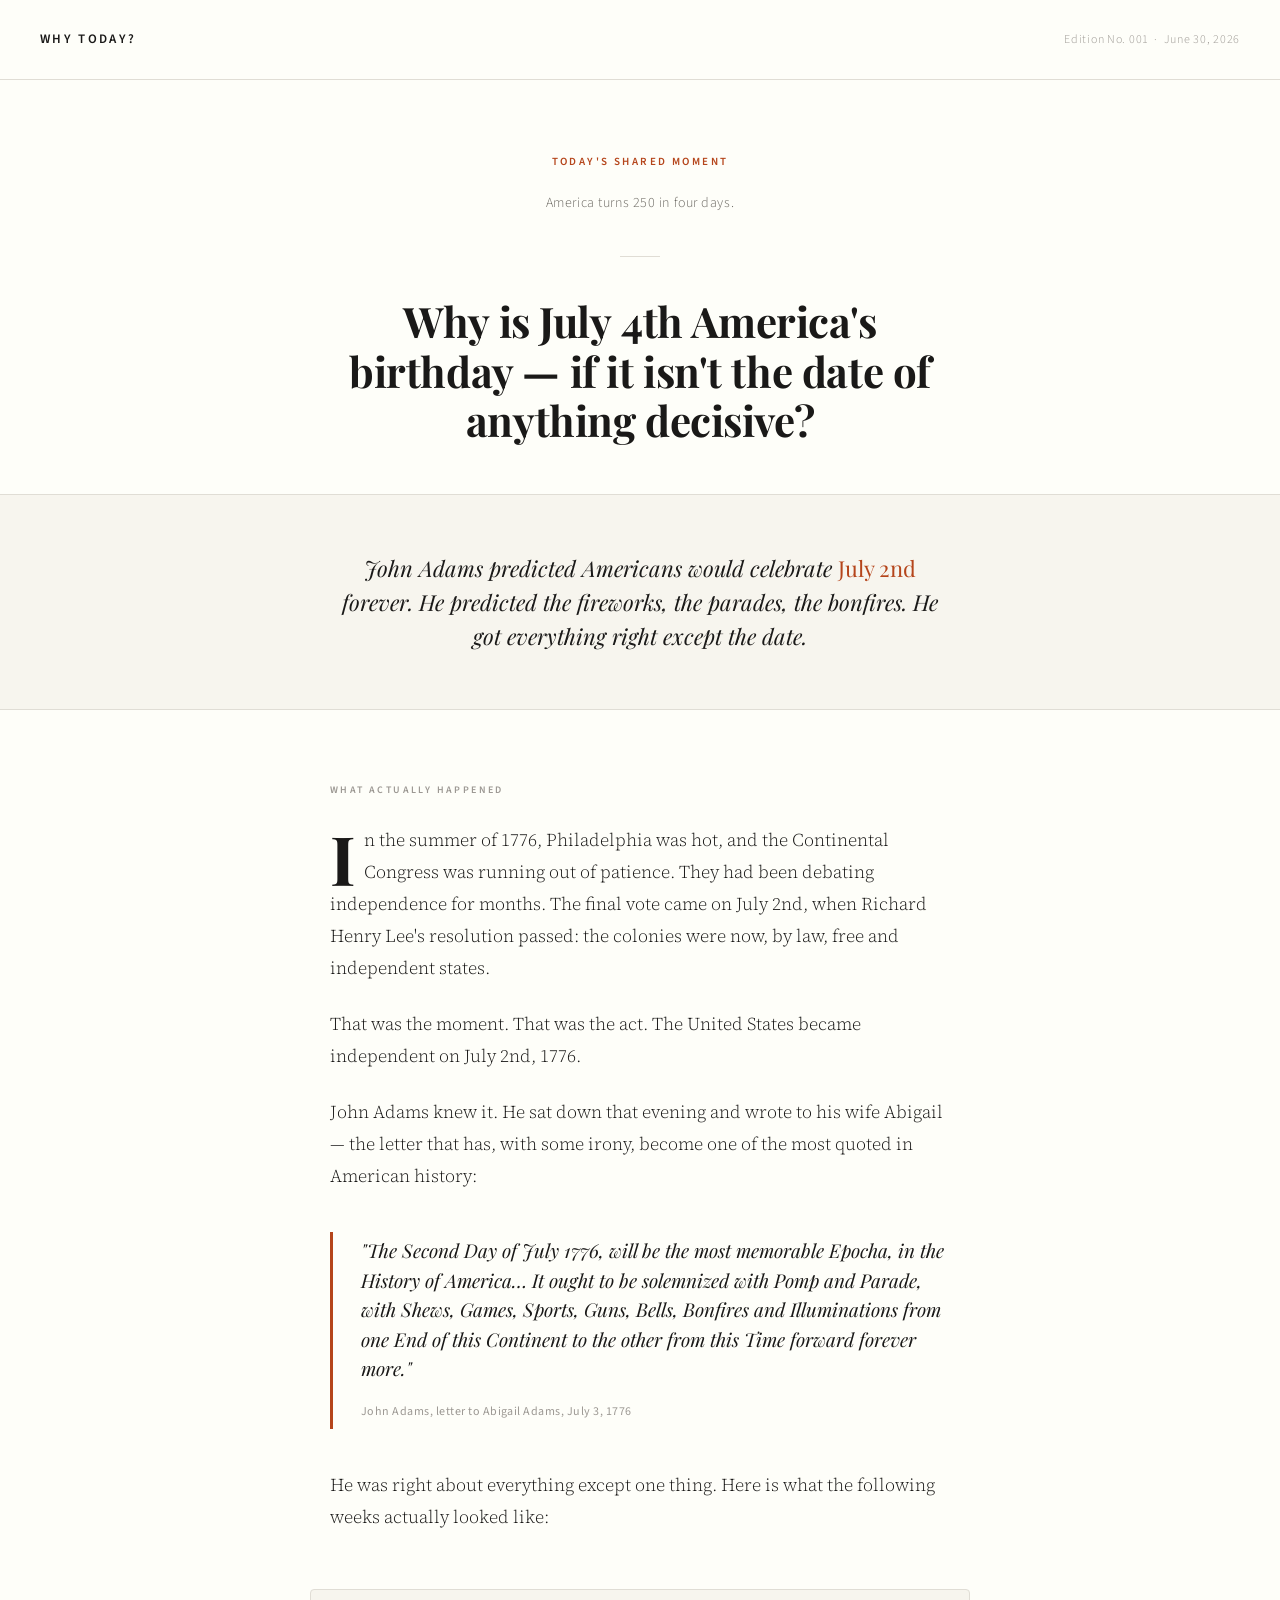
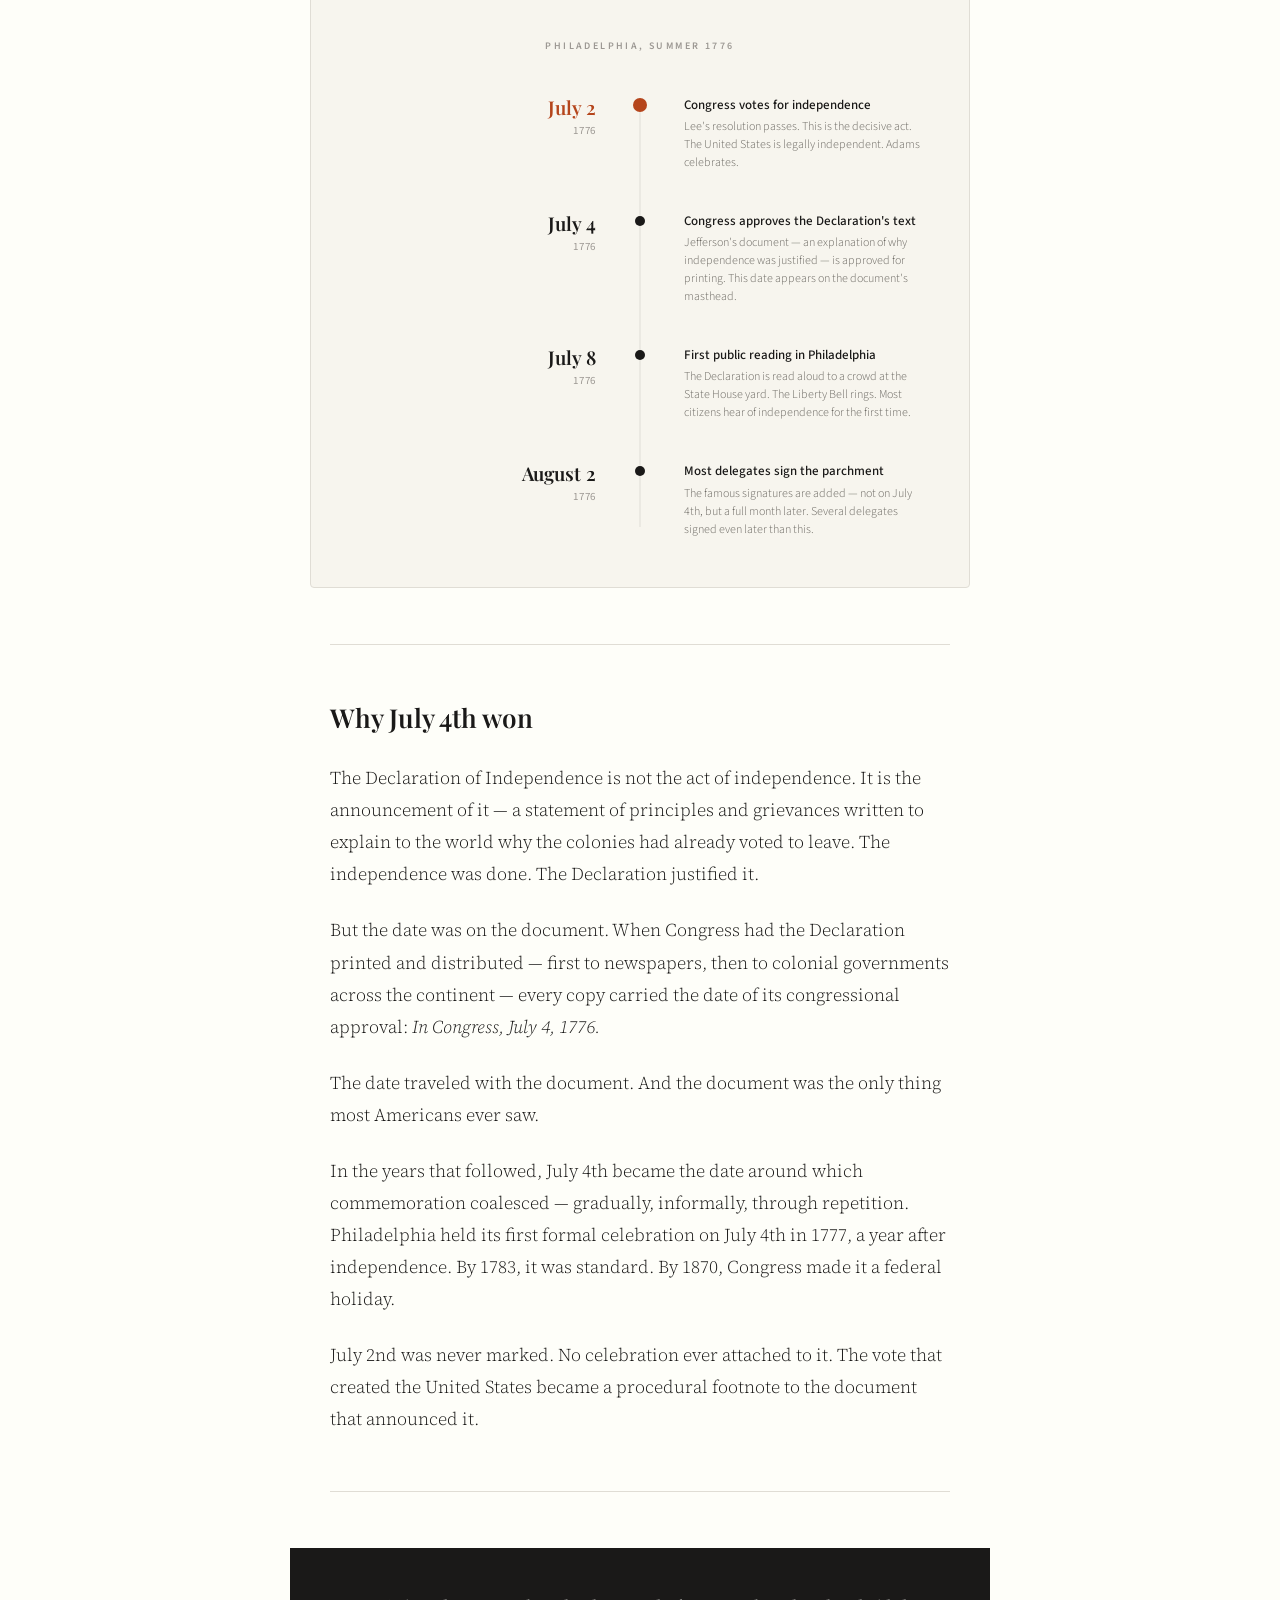
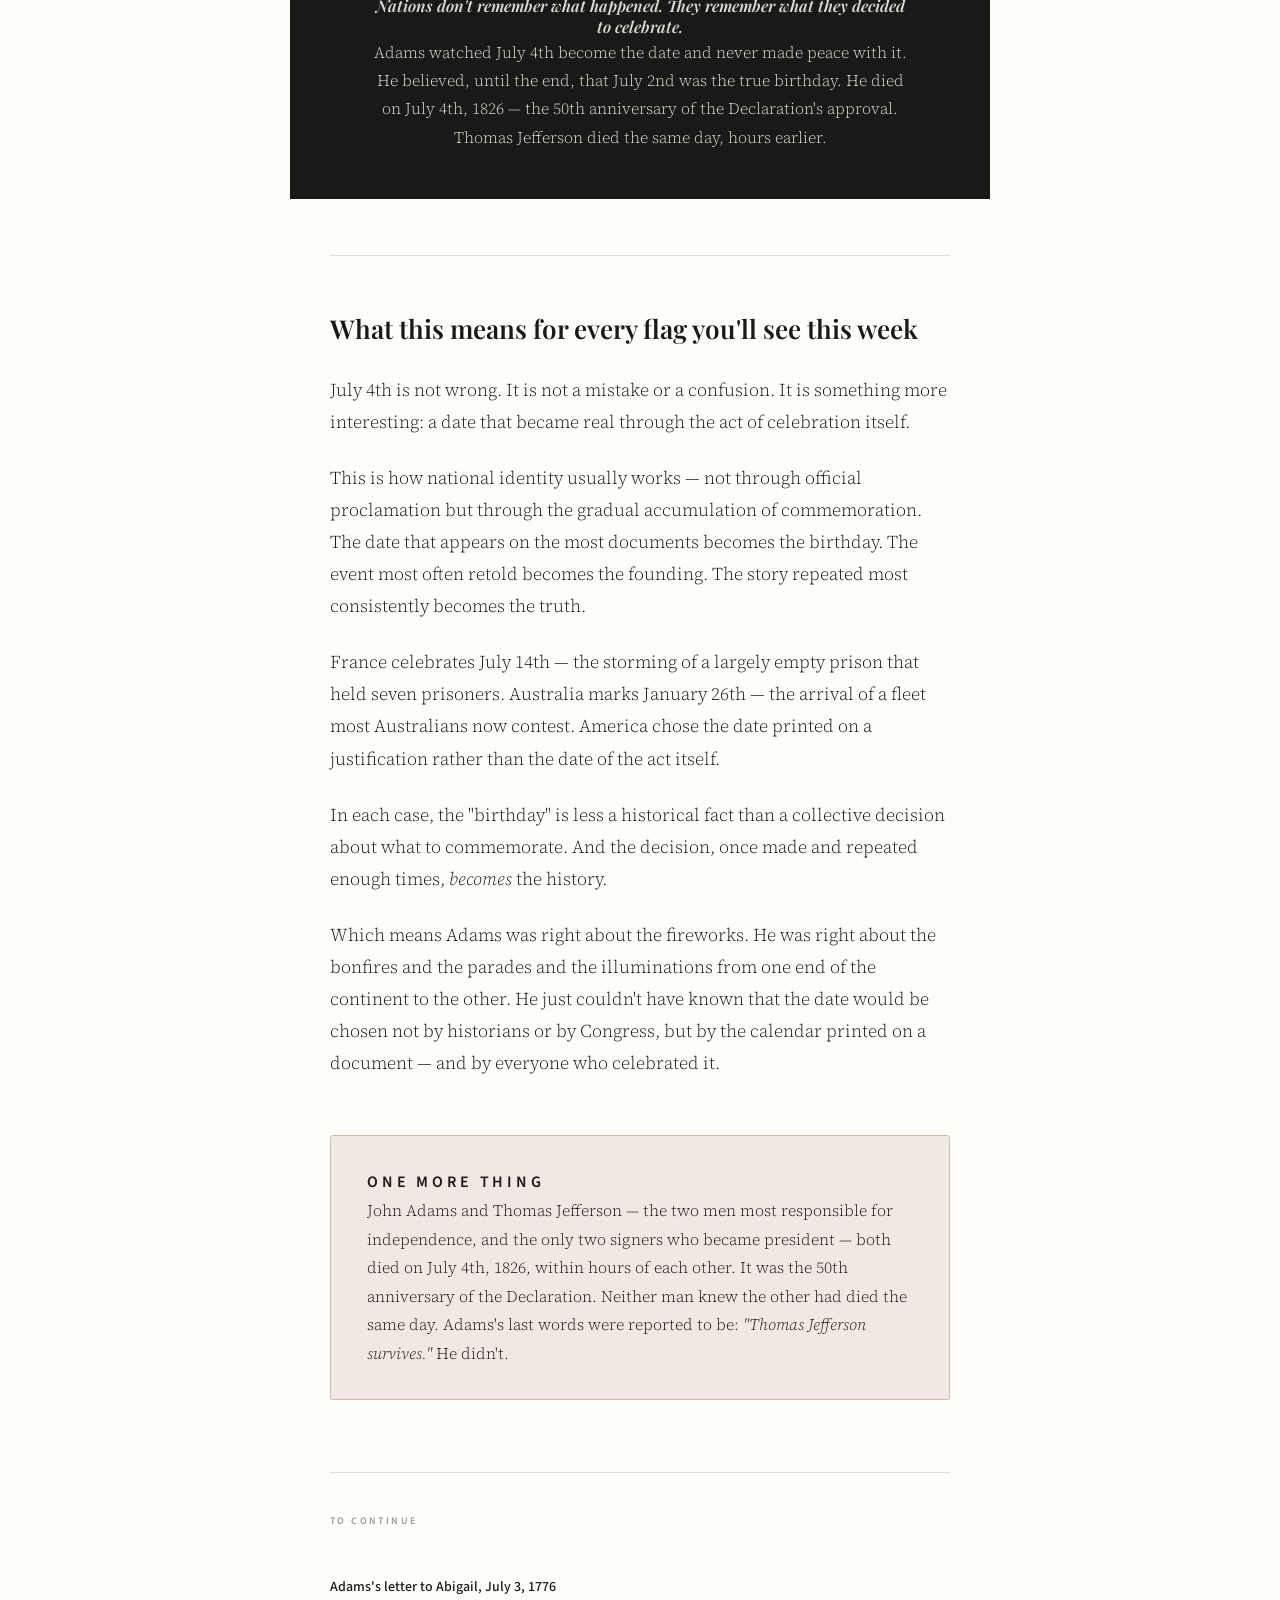
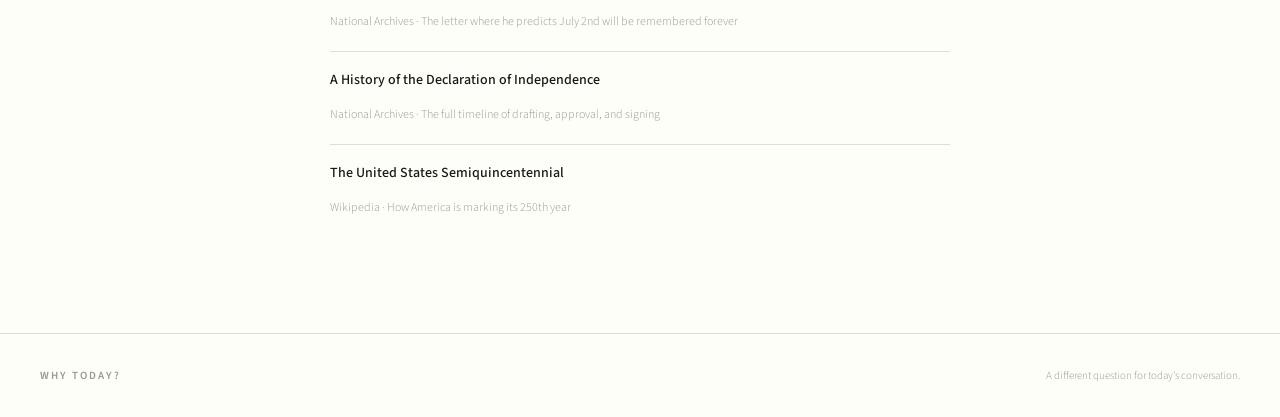
<file: docs/editions/001/index.html>
<!DOCTYPE html>
<html lang="en">
<head>
  <meta charset="UTF-8">
  <meta name="viewport" content="width=device-width, initial-scale=1.0">
  <title>Why Today? · Why is July 4th America's birthday?</title>
  <link rel="preconnect" href="https://fonts.googleapis.com">
  <link rel="preconnect" href="https://fonts.gstatic.com" crossorigin>
  <link href="https://fonts.googleapis.com/css2?family=Playfair+Display:ital,wght@0,400;0,600;0,700;1,400;1,600&family=Source+Serif+4:ital,opsz,wght@0,8..60,300;0,8..60,400;0,8..60,500;1,8..60,300;1,8..60,400&family=Source+Sans+3:wght@300;400;500;600&display=swap" rel="stylesheet">
  <style>
    *, *::before, *::after {
      box-sizing: border-box;
      margin: 0;
      padding: 0;
    }

    :root {
      --bg: #FEFEF9;
      --bg-warm: #F7F5EE;
      --text: #1A1918;
      --text-secondary: #6B6862;
      --text-tertiary: #9C9893;
      --accent: #B5451B;
      --accent-light: #F2E8E3;
      --rule: #E0DDD5;
      --timeline-dot: #1A1918;
      --max-width: 700px;
      --wide-width: 920px;
    }

    @media (prefers-color-scheme: dark) {
      :root {
        --bg: #131110;
        --bg-warm: #1C1A17;
        --text: #EDEAD3;
        --text-secondary: #9C9880;
        --text-tertiary: #6A6758;
        --accent: #CF6238;
        --rule: #2C2920;
      }
    }


    html {
      background: var(--bg);
      color: var(--text);
      font-family: 'Source Serif 4', Georgia, serif;
      font-size: 18px;
      line-height: 1.75;
      -webkit-font-smoothing: antialiased;
    }

    body {
      min-height: 100vh;
    }

    /* ─── MASTHEAD ─── */

    .masthead {
      border-bottom: 1px solid var(--rule);
      padding: 28px 40px;
      display: flex;
      align-items: baseline;
      justify-content: space-between;
      gap: 24px;
    }

    .publication-name {
      font-family: 'Source Sans 3', sans-serif;
      font-weight: 600;
      font-size: 13px;
      letter-spacing: 0.18em;
      text-transform: uppercase;
      color: var(--text);
    }

    .masthead-meta {
      font-family: 'Source Sans 3', sans-serif;
      font-size: 12px;
      font-weight: 300;
      color: var(--text-tertiary);
      letter-spacing: 0.06em;
      white-space: nowrap;
    }

    /* ─── HERO ─── */

    .hero {
      max-width: var(--max-width);
      margin: 0 auto;
      padding: 72px 40px 48px;
      text-align: center;
    }

    .moment-label {
      font-family: 'Source Sans 3', sans-serif;
      font-size: 11px;
      font-weight: 600;
      letter-spacing: 0.22em;
      text-transform: uppercase;
      color: var(--accent);
      margin-bottom: 20px;
    }

    .moment-statement {
      font-family: 'Source Sans 3', sans-serif;
      font-size: 14px;
      font-weight: 300;
      letter-spacing: 0.04em;
      color: var(--text-secondary);
      margin-bottom: 40px;
    }

    .edition-rule {
      width: 40px;
      height: 1px;
      background: var(--rule);
      margin: 0 auto 40px;
    }

    .hero-question {
      font-family: 'Playfair Display', Georgia, serif;
      font-size: 42px;
      font-weight: 700;
      line-height: 1.18;
      color: var(--text);
      letter-spacing: -0.01em;
    }

    @media (max-width: 600px) {
      .hero-question { font-size: 30px; }
    }

    /* ─── SURPRISING SENTENCE ─── */

    .surprising-sentence-wrapper {
      background: var(--bg-warm);
      border-top: 1px solid var(--rule);
      border-bottom: 1px solid var(--rule);
      padding: 56px 40px;
      margin-bottom: 72px;
    }

    .surprising-sentence {
      max-width: 620px;
      margin: 0 auto;
      font-family: 'Playfair Display', Georgia, serif;
      font-size: 22px;
      font-style: italic;
      font-weight: 400;
      line-height: 1.55;
      color: var(--text);
      text-align: center;
    }

    .surprising-sentence em {
      font-style: normal;
      color: var(--accent);
    }

    /* ─── BODY ─── */

    .body-content {
      max-width: var(--max-width);
      margin: 0 auto;
      padding: 0 40px 96px;
    }

    .section-label {
      font-family: 'Source Sans 3', sans-serif;
      font-size: 10px;
      font-weight: 600;
      letter-spacing: 0.24em;
      text-transform: uppercase;
      color: var(--text-tertiary);
      margin-bottom: 24px;
    }

    p {
      font-size: 18px;
      line-height: 1.78;
      color: var(--text);
      margin-bottom: 24px;
      font-weight: 300;
    }

    p:last-child {
      margin-bottom: 0;
    }

    .body-content > p.drop-cap::first-letter {
      font-family: 'Playfair Display', Georgia, serif;
      font-size: 68px;
      font-weight: 700;
      line-height: 0.82;
      float: left;
      margin-right: 8px;
      margin-top: 6px;
      color: var(--text);
    }

    .section-divider {
      width: 100%;
      height: 1px;
      background: var(--rule);
      margin: 56px 0;
    }

    .section-heading {
      font-family: 'Playfair Display', Georgia, serif;
      font-size: 26px;
      font-weight: 600;
      line-height: 1.3;
      color: var(--text);
      margin-bottom: 28px;
    }

    /* ─── TIMELINE ─── */

    .timeline-wrapper {
      margin: 56px -20px;
      padding: 48px 20px;
      background: var(--bg-warm);
      border-radius: 4px;
      border: 1px solid var(--rule);
    }

    .timeline-heading {
      font-family: 'Source Sans 3', sans-serif;
      font-size: 10px;
      font-weight: 600;
      letter-spacing: 0.24em;
      text-transform: uppercase;
      color: var(--text-tertiary);
      text-align: center;
      margin-bottom: 40px;
    }

    .timeline {
      position: relative;
      max-width: 580px;
      margin: 0 auto;
    }

    .timeline-spine {
      position: absolute;
      left: 50%;
      top: 12px;
      bottom: 12px;
      width: 1px;
      background: var(--rule);
      transform: translateX(-50%);
    }

    .timeline-item {
      display: grid;
      grid-template-columns: 1fr 24px 1fr;
      gap: 0 20px;
      margin-bottom: 40px;
      position: relative;
      align-items: start;
    }

    .timeline-item:last-child {
      margin-bottom: 0;
    }

    .timeline-left {
      text-align: right;
      padding-right: 12px;
    }

    .timeline-right {
      padding-left: 12px;
    }

    .timeline-dot-col {
      display: flex;
      justify-content: center;
      padding-top: 4px;
    }

    .timeline-dot {
      width: 10px;
      height: 10px;
      border-radius: 50%;
      background: var(--text);
      flex-shrink: 0;
      z-index: 1;
    }

    .timeline-dot.decisive {
      width: 14px;
      height: 14px;
      background: var(--accent);
      margin-top: -2px;
    }

    .timeline-date {
      font-family: 'Playfair Display', Georgia, serif;
      font-size: 19px;
      font-weight: 600;
      color: var(--text);
      line-height: 1.2;
    }

    .timeline-date.decisive {
      color: var(--accent);
    }

    .timeline-year {
      font-family: 'Source Sans 3', sans-serif;
      font-size: 11px;
      font-weight: 400;
      color: var(--text-tertiary);
      letter-spacing: 0.06em;
      display: block;
      margin-top: 2px;
    }

    .timeline-event {
      font-family: 'Source Sans 3', sans-serif;
      font-size: 13px;
      font-weight: 500;
      color: var(--text);
      line-height: 1.4;
    }

    .timeline-detail {
      font-family: 'Source Sans 3', sans-serif;
      font-size: 12px;
      font-weight: 300;
      color: var(--text-secondary);
      line-height: 1.5;
      margin-top: 4px;
    }

    /* Odd items: date left, event right. Even items: event left, date right */
    .timeline-item:nth-child(odd) .timeline-left { order: 0; }
    .timeline-item:nth-child(even) .timeline-left,
    .timeline-item:nth-child(even) .timeline-right {
      /* swap for even items */
    }

    /* ─── PULL QUOTE ─── */

    .pull-quote {
      border-left: 3px solid var(--accent);
      margin: 40px 0;
      padding: 4px 0 4px 28px;
    }

    .pull-quote p {
      font-family: 'Playfair Display', Georgia, serif;
      font-size: 19px;
      font-style: italic;
      font-weight: 400;
      line-height: 1.55;
      color: var(--text);
      margin-bottom: 10px;
    }

    .pull-quote cite {
      font-family: 'Source Sans 3', sans-serif;
      font-size: 12px;
      font-weight: 400;
      color: var(--text-tertiary);
      font-style: normal;
      letter-spacing: 0.04em;
    }

    /* ─── REVELATION BLOCK ─── */

    .revelation {
      background: var(--text);
      color: var(--bg);
      padding: 48px 40px;
      margin: 56px -40px;
      text-align: center;
    }

    .revelation p {
      color: rgba(254,254,249,0.85);
      font-size: 16px;
      max-width: 540px;
      margin: 0 auto 0;
    }

    .revelation-headline {
      font-family: 'Playfair Display', Georgia, serif;
      font-size: 28px;
      font-weight: 600;
      font-style: italic;
      line-height: 1.3;
      color: var(--bg);
      margin-bottom: 20px;
      max-width: 540px;
      margin-left: auto;
      margin-right: auto;
    }

    /* ─── CODA ─── */

    .coda {
      background: var(--accent-light);
      border: 1px solid #D9B5A7;
      border-radius: 3px;
      padding: 32px 36px;
      margin: 56px 0 0;
    }

    .coda-label {
      font-family: 'Source Sans 3', sans-serif;
      font-size: 10px;
      font-weight: 600;
      letter-spacing: 0.24em;
      text-transform: uppercase;
      color: var(--accent);
      margin-bottom: 12px;
    }

    .coda p {
      font-size: 16px;
      color: var(--text);
      margin-bottom: 0;
    }

    /* ─── CONTINUE READING ─── */

    .continue-reading {
      border-top: 1px solid var(--rule);
      margin-top: 72px;
      padding-top: 40px;
    }

    .continue-reading .section-label {
      margin-bottom: 28px;
    }

    .reading-list {
      list-style: none;
    }

    .reading-list li {
      border-bottom: 1px solid var(--rule);
      padding: 16px 0;
    }

    .reading-list li:last-child {
      border-bottom: none;
    }

    .reading-list a {
      font-family: 'Source Sans 3', sans-serif;
      font-size: 14px;
      font-weight: 500;
      color: var(--text);
      text-decoration: none;
      display: block;
      margin-bottom: 4px;
    }

    .reading-list a:hover {
      color: var(--accent);
    }

    .reading-list .reading-meta {
      font-family: 'Source Sans 3', sans-serif;
      font-size: 12px;
      font-weight: 300;
      color: var(--text-tertiary);
    }

    /* ─── FOOTER ─── */

    .footer {
      border-top: 1px solid var(--rule);
      padding: 32px 40px;
      display: flex;
      justify-content: space-between;
      align-items: center;
      gap: 24px;
    }

    .footer-name {
      font-family: 'Source Sans 3', sans-serif;
      font-size: 11px;
      font-weight: 600;
      letter-spacing: 0.18em;
      text-transform: uppercase;
      color: var(--text-tertiary);
    }

    .footer-note {
      font-family: 'Source Sans 3', sans-serif;
      font-size: 11px;
      font-weight: 300;
      color: var(--text-tertiary);
      text-align: right;
    }

    /* ─── UTILITY ─── */

    strong {
      font-weight: 500;
    }

    @media (max-width: 640px) {
      .masthead { padding: 20px 24px; }
      .hero { padding: 52px 24px 40px; }
      .body-content { padding: 0 24px 72px; }
      .revealing { margin: 56px -24px; padding: 40px 24px; }
      .footer { padding: 28px 24px; flex-direction: column; text-align: center; }
      .footer-note { text-align: center; }
      .timeline-wrapper { margin: 56px -4px; }
      .revelation { margin: 56px -24px; padding: 40px 24px; }
    }
  </style>
</head>
<body>

  <!-- MASTHEAD -->
  <header class="masthead">
    <span class="publication-name">Why Today?</span>
    <span class="masthead-meta">Edition No. 001 &nbsp;·&nbsp; June 30, 2026</span>
  </header>

  <!-- HERO -->
  <section class="hero">
    <p class="moment-label">Today's Shared Moment</p>
    <p class="moment-statement">America turns 250 in four days.</p>
    <div class="edition-rule"></div>
    <h1 class="hero-question">Why is July&nbsp;4th America's birthday — if it isn't the date of anything&nbsp;decisive?</h1>
  </section>

  <!-- SURPRISING SENTENCE -->
  <div class="surprising-sentence-wrapper">
    <p class="surprising-sentence">
      John Adams predicted Americans would celebrate <em>July 2nd</em> forever. He predicted the fireworks, the parades, the bonfires. He got everything right except the date.
    </p>
  </div>

  <!-- BODY -->
  <main class="body-content">

    <p class="section-label">What actually happened</p>

    <p class="drop-cap">In the summer of 1776, Philadelphia was hot, and the Continental Congress was running out of patience. They had been debating independence for months. The final vote came on July 2nd, when Richard Henry Lee's resolution passed: the colonies were now, by law, free and independent states.</p>

    <p>That was the moment. That was the act. The United States became independent on July 2nd, 1776.</p>

    <p>John Adams knew it. He sat down that evening and wrote to his wife Abigail — the letter that has, with some irony, become one of the most quoted in American history:</p>

    <div class="pull-quote">
      <p>"The Second Day of July 1776, will be the most memorable Epocha, in the History of America… It ought to be solemnized with Pomp and Parade, with Shews, Games, Sports, Guns, Bells, Bonfires and Illuminations from one End of this Continent to the other from this Time forward forever more."</p>
      <cite>John Adams, letter to Abigail Adams, July 3, 1776</cite>
    </div>

    <p>He was right about everything except one thing. Here is what the following weeks actually looked like:</p>

    <!-- TIMELINE -->
    <div class="timeline-wrapper">
      <p class="timeline-heading">Philadelphia, Summer 1776</p>
      <div class="timeline">
        <div class="timeline-spine"></div>

        <div class="timeline-item">
          <div class="timeline-left">
            <div class="timeline-date decisive">July 2</div>
            <span class="timeline-year">1776</span>
          </div>
          <div class="timeline-dot-col">
            <div class="timeline-dot decisive"></div>
          </div>
          <div class="timeline-right">
            <div class="timeline-event">Congress votes for independence</div>
            <div class="timeline-detail">Lee's resolution passes. This is the decisive act. The United States is legally independent. Adams celebrates.</div>
          </div>
        </div>

        <div class="timeline-item">
          <div class="timeline-left">
            <div class="timeline-date">July 4</div>
            <span class="timeline-year">1776</span>
          </div>
          <div class="timeline-dot-col">
            <div class="timeline-dot"></div>
          </div>
          <div class="timeline-right">
            <div class="timeline-event">Congress approves the Declaration's text</div>
            <div class="timeline-detail">Jefferson's document — an explanation of why independence was justified — is approved for printing. This date appears on the document's masthead.</div>
          </div>
        </div>

        <div class="timeline-item">
          <div class="timeline-left">
            <div class="timeline-date">July 8</div>
            <span class="timeline-year">1776</span>
          </div>
          <div class="timeline-dot-col">
            <div class="timeline-dot"></div>
          </div>
          <div class="timeline-right">
            <div class="timeline-event">First public reading in Philadelphia</div>
            <div class="timeline-detail">The Declaration is read aloud to a crowd at the State House yard. The Liberty Bell rings. Most citizens hear of independence for the first time.</div>
          </div>
        </div>

        <div class="timeline-item">
          <div class="timeline-left">
            <div class="timeline-date">August 2</div>
            <span class="timeline-year">1776</span>
          </div>
          <div class="timeline-dot-col">
            <div class="timeline-dot"></div>
          </div>
          <div class="timeline-right">
            <div class="timeline-event">Most delegates sign the parchment</div>
            <div class="timeline-detail">The famous signatures are added — not on July 4th, but a full month later. Several delegates signed even later than this.</div>
          </div>
        </div>

      </div>
    </div>

    <div class="section-divider"></div>

    <h2 class="section-heading">Why July 4th won</h2>

    <p>The Declaration of Independence is not the act of independence. It is the announcement of it — a statement of principles and grievances written to explain to the world why the colonies had already voted to leave. The independence was done. The Declaration justified it.</p>

    <p>But the date was on the document. When Congress had the Declaration printed and distributed — first to newspapers, then to colonial governments across the continent — every copy carried the date of its congressional approval: <em>In Congress, July 4, 1776.</em></p>

    <p>The date traveled with the document. And the document was the only thing most Americans ever saw.</p>

    <p>In the years that followed, July 4th became the date around which commemoration coalesced — gradually, informally, through repetition. Philadelphia held its first formal celebration on July 4th in 1777, a year after independence. By 1783, it was standard. By 1870, Congress made it a federal holiday.</p>

    <p>July 2nd was never marked. No celebration ever attached to it. The vote that created the United States became a procedural footnote to the document that announced it.</p>

    <div class="section-divider"></div>

    <!-- REVELATION -->
    <div class="revelation">
      <p class="revelation-headline">Nations don't remember what happened. They remember what they decided to celebrate.</p>
      <p>Adams watched July 4th become the date and never made peace with it. He believed, until the end, that July 2nd was the true birthday. He died on July 4th, 1826 — the 50th anniversary of the Declaration's approval. Thomas Jefferson died the same day, hours earlier.</p>
    </div>

    <div class="section-divider"></div>

    <h2 class="section-heading">What this means for every flag you'll see this week</h2>

    <p>July 4th is not wrong. It is not a mistake or a confusion. It is something more interesting: a date that became real through the act of celebration itself.</p>

    <p>This is how national identity usually works — not through official proclamation but through the gradual accumulation of commemoration. The date that appears on the most documents becomes the birthday. The event most often retold becomes the founding. The story repeated most consistently becomes the truth.</p>

    <p>France celebrates July 14th — the storming of a largely empty prison that held seven prisoners. Australia marks January 26th — the arrival of a fleet most Australians now contest. America chose the date printed on a justification rather than the date of the act itself.</p>

    <p>In each case, the "birthday" is less a historical fact than a collective decision about what to commemorate. And the decision, once made and repeated enough times, <em>becomes</em> the history.</p>

    <p>Which means Adams was right about the fireworks. He was right about the bonfires and the parades and the illuminations from one end of the continent to the other. He just couldn't have known that the date would be chosen not by historians or by Congress, but by the calendar printed on a document — and by everyone who celebrated it.</p>

    <!-- CODA -->
    <div class="coda">
      <p class="coda-label">One more thing</p>
      <p>John Adams and Thomas Jefferson — the two men most responsible for independence, and the only two signers who became president — both died on July 4th, 1826, within hours of each other. It was the 50th anniversary of the Declaration. Neither man knew the other had died the same day. Adams's last words were reported to be: <em>"Thomas Jefferson survives."</em> He didn't.</p>
    </div>

    <!-- CONTINUE READING -->
    <div class="continue-reading">
      <p class="section-label">To continue</p>
      <ul class="reading-list">
        <li>
          <a href="https://founders.archives.gov/documents/Adams/04-02-02-0016" target="_blank" rel="noopener">Adams's letter to Abigail, July 3, 1776</a>
          <span class="reading-meta">National Archives · The letter where he predicts July 2nd will be remembered forever</span>
        </li>
        <li>
          <a href="https://www.archives.gov/founding-docs/declaration-history" target="_blank" rel="noopener">A History of the Declaration of Independence</a>
          <span class="reading-meta">National Archives · The full timeline of drafting, approval, and signing</span>
        </li>
        <li>
          <a href="https://en.wikipedia.org/wiki/United_States_Semiquincentennial" target="_blank" rel="noopener">The United States Semiquincentennial</a>
          <span class="reading-meta">Wikipedia · How America is marking its 250th year</span>
        </li>
      </ul>
    </div>

  </main>

  <!-- FOOTER -->
  <footer class="footer">
    <span class="footer-name">Why Today?</span>
    <span class="footer-note">A different question for today's conversation.</span>
  </footer>

</body>
</html>
</file>
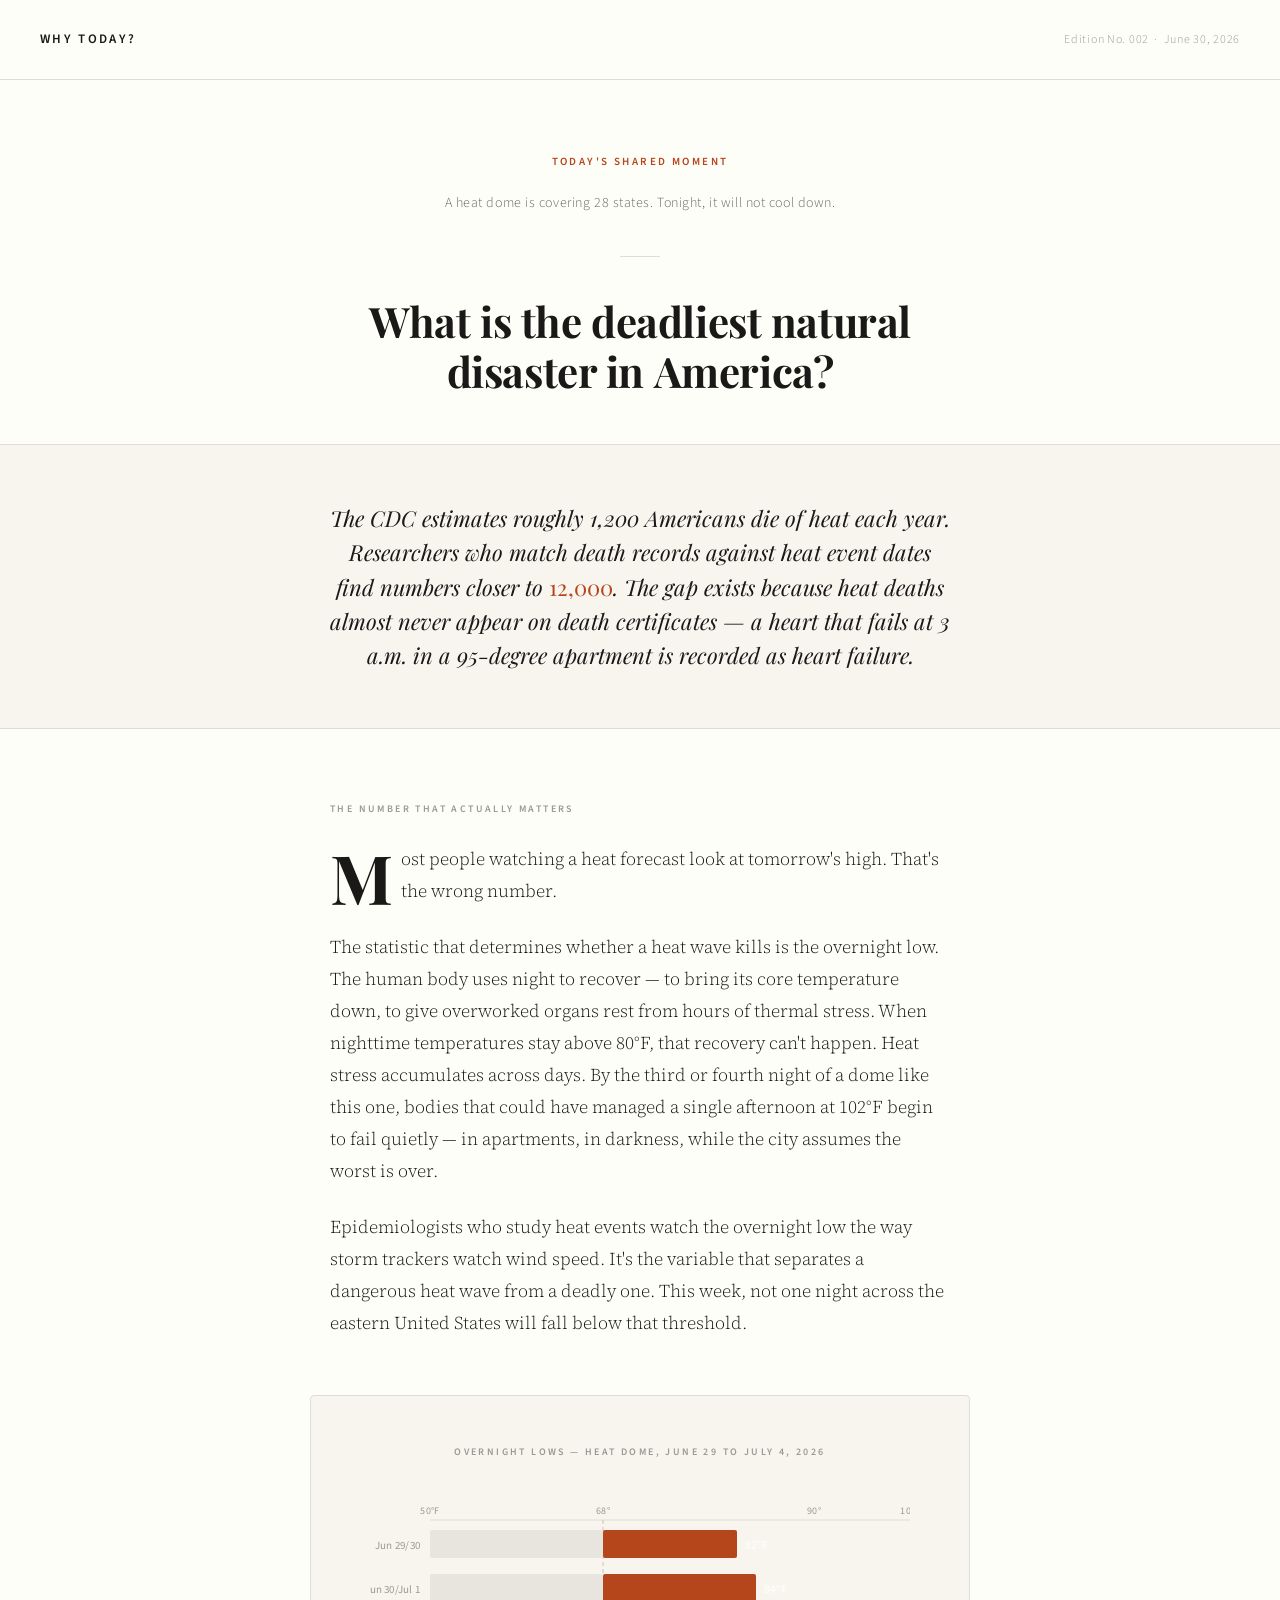
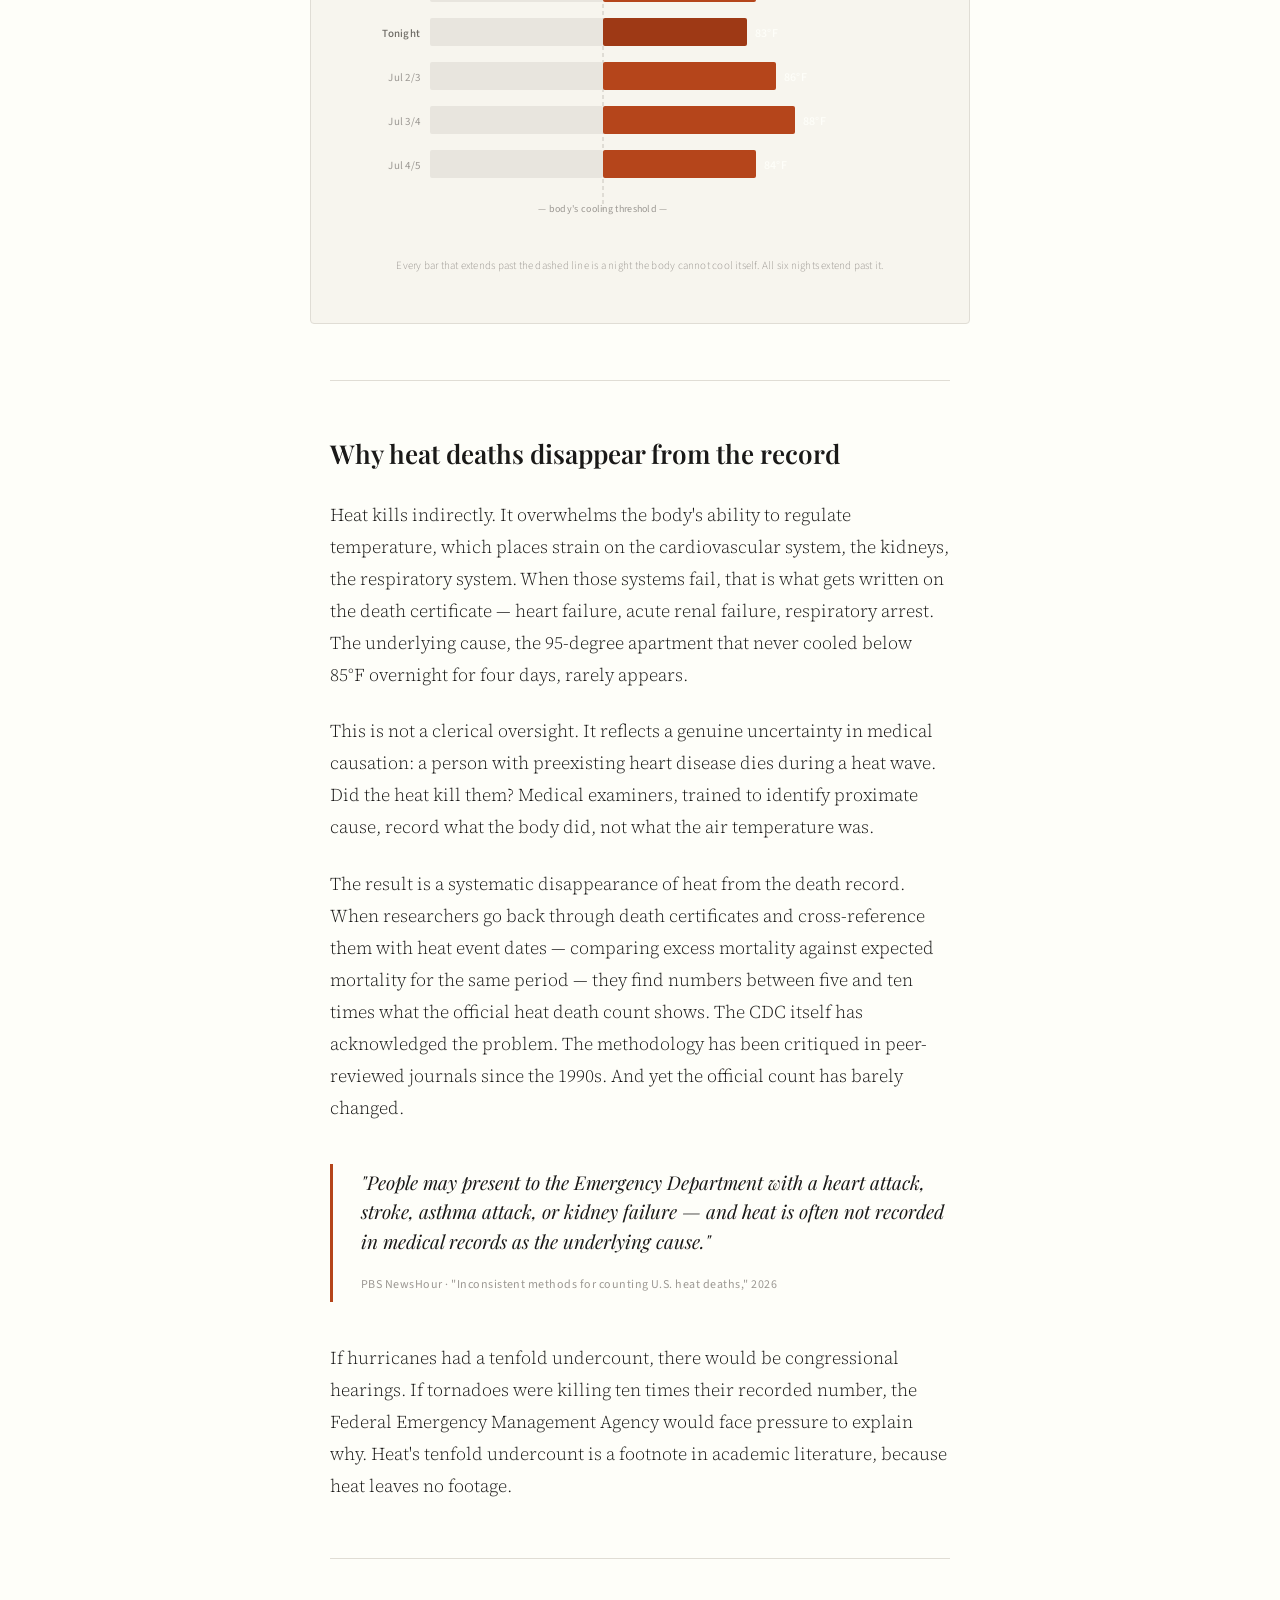
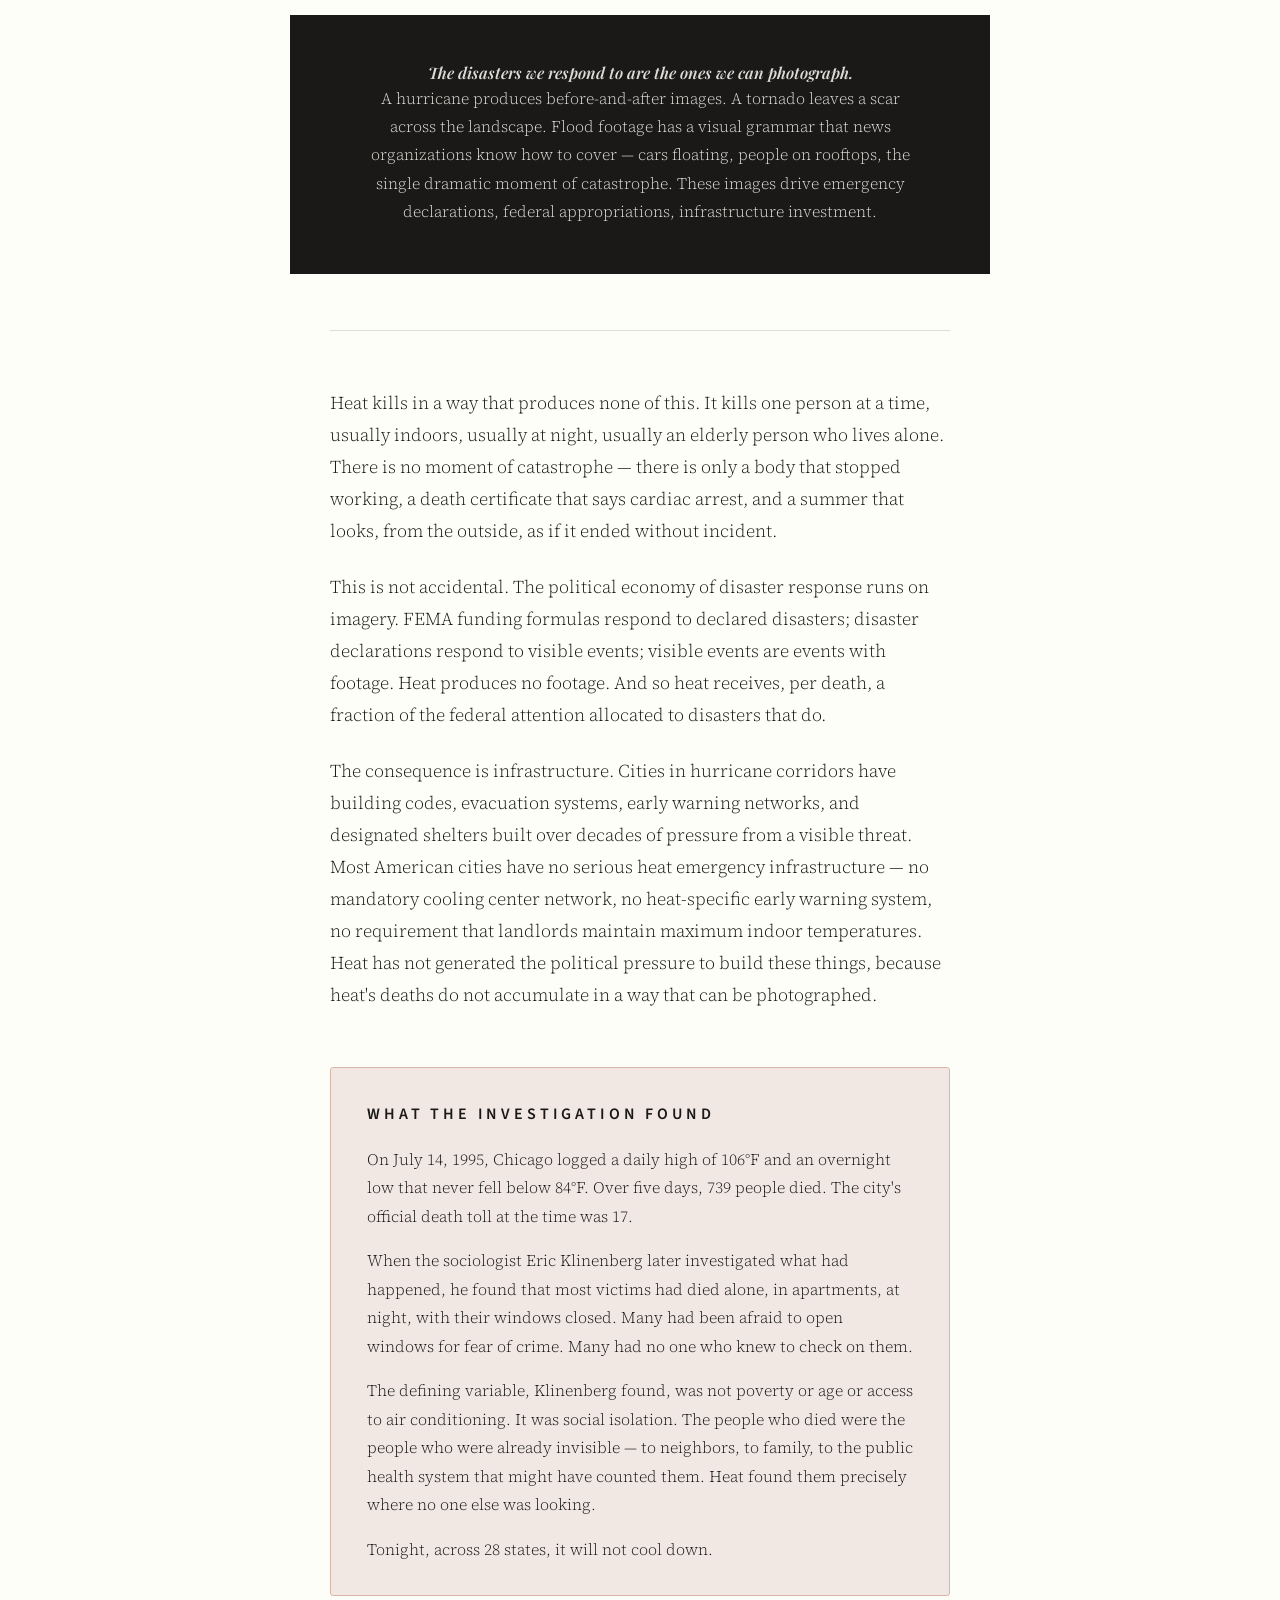
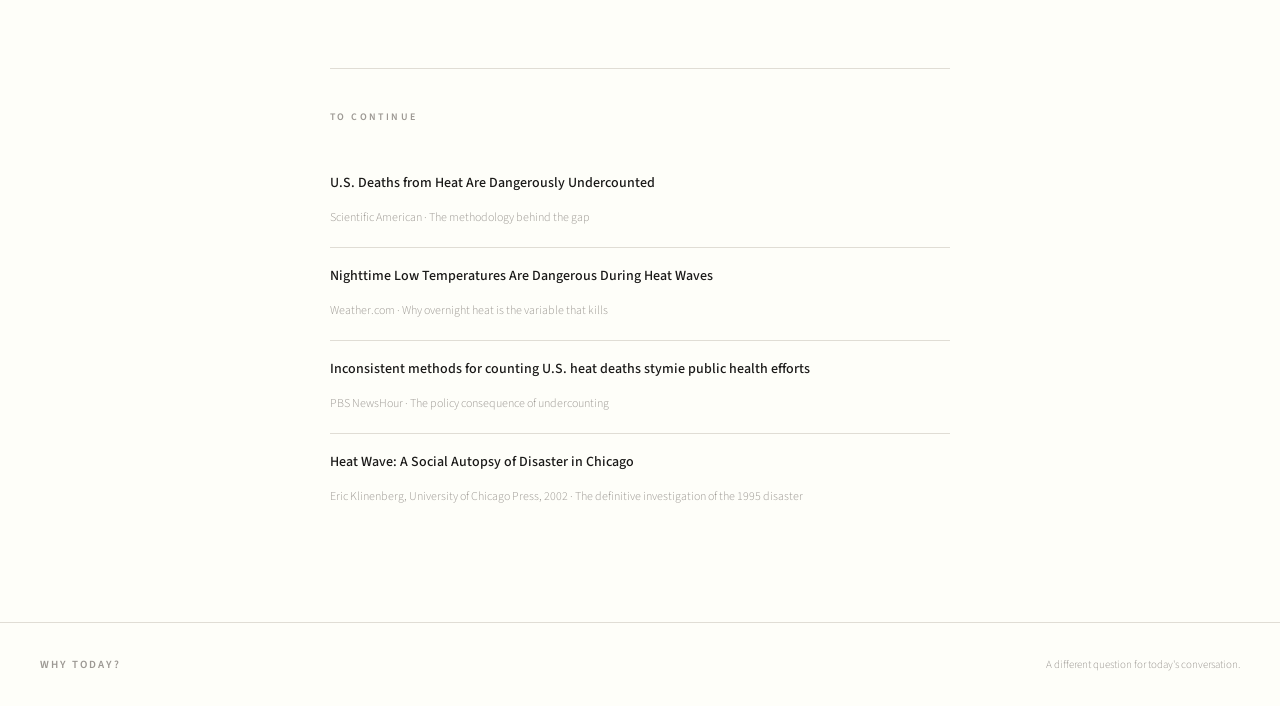
<file: docs/editions/002/index.html>
<!DOCTYPE html>
<html lang="en">
<head>
  <meta charset="UTF-8">
  <meta name="viewport" content="width=device-width, initial-scale=1.0">
  <title>Why Today? · What is the deadliest natural disaster in America?</title>
  <link rel="preconnect" href="https://fonts.googleapis.com">
  <link rel="preconnect" href="https://fonts.gstatic.com" crossorigin>
  <link href="https://fonts.googleapis.com/css2?family=Playfair+Display:ital,wght@0,400;0,600;0,700;1,400;1,600&family=Source+Serif+4:ital,opsz,wght@0,8..60,300;0,8..60,400;0,8..60,500;1,8..60,300;1,8..60,400&family=Source+Sans+3:wght@300;400;500;600&display=swap" rel="stylesheet">
  <style>
    *, *::before, *::after {
      box-sizing: border-box;
      margin: 0;
      padding: 0;
    }

    :root {
      --bg: #FEFEF9;
      --bg-warm: #F7F5EE;
      --text: #1A1918;
      --text-secondary: #6B6862;
      --text-tertiary: #9C9893;
      --accent: #B5451B;
      --accent-light: #F2E8E3;
      --rule: #E0DDD5;
      --max-width: 700px;
    }

    @media (prefers-color-scheme: dark) {
      :root {
        --bg: #131110;
        --bg-warm: #1C1A17;
        --text: #EDEAD3;
        --text-secondary: #9C9880;
        --text-tertiary: #6A6758;
        --accent: #CF6238;
        --rule: #2C2920;
      }
    }


    html {
      background: var(--bg);
      color: var(--text);
      font-family: 'Source Serif 4', Georgia, serif;
      font-size: 18px;
      line-height: 1.75;
      -webkit-font-smoothing: antialiased;
    }

    body {
      min-height: 100vh;
    }

    /* ─── MASTHEAD ─── */

    .masthead {
      border-bottom: 1px solid var(--rule);
      padding: 28px 40px;
      display: flex;
      align-items: baseline;
      justify-content: space-between;
      gap: 24px;
    }

    .publication-name {
      font-family: 'Source Sans 3', sans-serif;
      font-weight: 600;
      font-size: 13px;
      letter-spacing: 0.18em;
      text-transform: uppercase;
      color: var(--text);
    }

    .masthead-meta {
      font-family: 'Source Sans 3', sans-serif;
      font-size: 12px;
      font-weight: 300;
      color: var(--text-tertiary);
      letter-spacing: 0.06em;
      white-space: nowrap;
    }

    /* ─── HERO ─── */

    .hero {
      max-width: var(--max-width);
      margin: 0 auto;
      padding: 72px 40px 48px;
      text-align: center;
    }

    .moment-label {
      font-family: 'Source Sans 3', sans-serif;
      font-size: 11px;
      font-weight: 600;
      letter-spacing: 0.22em;
      text-transform: uppercase;
      color: var(--accent);
      margin-bottom: 20px;
    }

    .moment-statement {
      font-family: 'Source Sans 3', sans-serif;
      font-size: 14px;
      font-weight: 300;
      letter-spacing: 0.04em;
      color: var(--text-secondary);
      margin-bottom: 40px;
    }

    .edition-rule {
      width: 40px;
      height: 1px;
      background: var(--rule);
      margin: 0 auto 40px;
    }

    .hero-question {
      font-family: 'Playfair Display', Georgia, serif;
      font-size: 42px;
      font-weight: 700;
      line-height: 1.18;
      color: var(--text);
      letter-spacing: -0.01em;
    }

    @media (max-width: 600px) {
      .hero-question { font-size: 30px; }
    }

    /* ─── SURPRISING SENTENCE ─── */

    .surprising-sentence-wrapper {
      background: var(--bg-warm);
      border-top: 1px solid var(--rule);
      border-bottom: 1px solid var(--rule);
      padding: 56px 40px;
      margin-bottom: 72px;
    }

    .surprising-sentence {
      max-width: 620px;
      margin: 0 auto;
      font-family: 'Playfair Display', Georgia, serif;
      font-size: 22px;
      font-style: italic;
      font-weight: 400;
      line-height: 1.55;
      color: var(--text);
      text-align: center;
    }

    .surprising-sentence em {
      font-style: normal;
      color: var(--accent);
    }

    /* ─── BODY ─── */

    .body-content {
      max-width: var(--max-width);
      margin: 0 auto;
      padding: 0 40px 96px;
    }

    .section-label {
      font-family: 'Source Sans 3', sans-serif;
      font-size: 10px;
      font-weight: 600;
      letter-spacing: 0.24em;
      text-transform: uppercase;
      color: var(--text-tertiary);
      margin-bottom: 24px;
    }

    p {
      font-size: 18px;
      line-height: 1.78;
      color: var(--text);
      margin-bottom: 24px;
      font-weight: 300;
    }

    p:last-child {
      margin-bottom: 0;
    }

    .body-content > p.drop-cap::first-letter {
      font-family: 'Playfair Display', Georgia, serif;
      font-size: 68px;
      font-weight: 700;
      line-height: 0.82;
      float: left;
      margin-right: 8px;
      margin-top: 6px;
      color: var(--text);
    }

    .section-divider {
      width: 100%;
      height: 1px;
      background: var(--rule);
      margin: 56px 0;
    }

    .section-heading {
      font-family: 'Playfair Display', Georgia, serif;
      font-size: 26px;
      font-weight: 600;
      line-height: 1.3;
      color: var(--text);
      margin-bottom: 28px;
    }

    /* ─── TEMPERATURE CHART ─── */

    .chart-wrapper {
      margin: 56px -20px;
      padding: 48px 20px;
      background: var(--bg-warm);
      border-radius: 4px;
      border: 1px solid var(--rule);
      overflow: hidden;
    }

    .chart-heading {
      font-family: 'Source Sans 3', sans-serif;
      font-size: 10px;
      font-weight: 600;
      letter-spacing: 0.24em;
      text-transform: uppercase;
      color: var(--text-tertiary);
      text-align: center;
      margin-bottom: 40px;
    }

    .chart-svg {
      display: block;
      width: 100%;
      max-width: 540px;
      margin: 0 auto;
    }

    .chart-note {
      font-family: 'Source Sans 3', sans-serif;
      font-size: 11px;
      font-weight: 300;
      color: var(--text-tertiary);
      text-align: center;
      margin-top: 24px;
      letter-spacing: 0.02em;
    }

    /* ─── PULL QUOTE ─── */

    .pull-quote {
      border-left: 3px solid var(--accent);
      margin: 40px 0;
      padding: 4px 0 4px 28px;
    }

    .pull-quote p {
      font-family: 'Playfair Display', Georgia, serif;
      font-size: 19px;
      font-style: italic;
      font-weight: 400;
      line-height: 1.55;
      color: var(--text);
      margin-bottom: 10px;
    }

    .pull-quote cite {
      font-family: 'Source Sans 3', sans-serif;
      font-size: 12px;
      font-weight: 400;
      color: var(--text-tertiary);
      font-style: normal;
      letter-spacing: 0.04em;
    }

    /* ─── REVELATION BLOCK ─── */

    .revelation {
      background: var(--text);
      color: var(--bg);
      padding: 48px 40px;
      margin: 56px -40px;
      text-align: center;
    }

    .revelation p {
      color: rgba(254,254,249,0.85);
      font-size: 16px;
      max-width: 540px;
      margin: 0 auto 0;
    }

    .revelation-headline {
      font-family: 'Playfair Display', Georgia, serif;
      font-size: 28px;
      font-weight: 600;
      font-style: italic;
      line-height: 1.3;
      color: var(--bg);
      margin-bottom: 20px;
      max-width: 540px;
      margin-left: auto;
      margin-right: auto;
    }

    /* ─── CODA ─── */

    .coda {
      background: var(--accent-light);
      border: 1px solid #D9B5A7;
      border-radius: 3px;
      padding: 32px 36px;
      margin: 56px 0 0;
    }

    .coda-label {
      font-family: 'Source Sans 3', sans-serif;
      font-size: 10px;
      font-weight: 600;
      letter-spacing: 0.24em;
      text-transform: uppercase;
      color: var(--accent);
      margin-bottom: 12px;
    }

    .coda p {
      font-size: 16px;
      color: var(--text);
      margin-bottom: 16px;
    }

    .coda p:last-child {
      margin-bottom: 0;
    }

    /* ─── CONTINUE READING ─── */

    .continue-reading {
      border-top: 1px solid var(--rule);
      margin-top: 72px;
      padding-top: 40px;
    }

    .continue-reading .section-label {
      margin-bottom: 28px;
    }

    .reading-list {
      list-style: none;
    }

    .reading-list li {
      border-bottom: 1px solid var(--rule);
      padding: 16px 0;
    }

    .reading-list li:last-child {
      border-bottom: none;
    }

    .reading-list a {
      font-family: 'Source Sans 3', sans-serif;
      font-size: 14px;
      font-weight: 500;
      color: var(--text);
      text-decoration: none;
      display: block;
      margin-bottom: 4px;
    }

    .reading-list a:hover {
      color: var(--accent);
    }

    .reading-list .reading-meta {
      font-family: 'Source Sans 3', sans-serif;
      font-size: 12px;
      font-weight: 300;
      color: var(--text-tertiary);
    }

    /* ─── FOOTER ─── */

    .footer {
      border-top: 1px solid var(--rule);
      padding: 32px 40px;
      display: flex;
      justify-content: space-between;
      align-items: center;
      gap: 24px;
    }

    .footer-name {
      font-family: 'Source Sans 3', sans-serif;
      font-size: 11px;
      font-weight: 600;
      letter-spacing: 0.18em;
      text-transform: uppercase;
      color: var(--text-tertiary);
    }

    .footer-note {
      font-family: 'Source Sans 3', sans-serif;
      font-size: 11px;
      font-weight: 300;
      color: var(--text-tertiary);
      text-align: right;
    }

    strong {
      font-weight: 500;
    }

    @media (max-width: 640px) {
      .masthead { padding: 20px 24px; }
      .hero { padding: 52px 24px 40px; }
      .body-content { padding: 0 24px 72px; }
      .footer { padding: 28px 24px; flex-direction: column; text-align: center; }
      .footer-note { text-align: center; }
      .chart-wrapper { margin: 56px -4px; }
      .revelation { margin: 56px -24px; padding: 40px 24px; }
    }
  </style>
</head>
<body>

  <!-- MASTHEAD -->
  <header class="masthead">
    <span class="publication-name">Why Today?</span>
    <span class="masthead-meta">Edition No. 002 &nbsp;·&nbsp; June 30, 2026</span>
  </header>

  <!-- HERO -->
  <section class="hero">
    <p class="moment-label">Today's Shared Moment</p>
    <p class="moment-statement">A heat dome is covering 28 states. Tonight, it will not cool&nbsp;down.</p>
    <div class="edition-rule"></div>
    <h1 class="hero-question">What is the deadliest natural disaster in&nbsp;America?</h1>
  </section>

  <!-- SURPRISING SENTENCE -->
  <div class="surprising-sentence-wrapper">
    <p class="surprising-sentence">
      The CDC estimates roughly 1,200 Americans die of heat each year. Researchers who match death records against heat event dates find numbers closer to <em>12,000</em>. The gap exists because heat deaths almost never appear on death certificates — a heart that fails at 3 a.m. in a 95-degree apartment is recorded as heart failure.
    </p>
  </div>

  <!-- BODY -->
  <main class="body-content">

    <p class="section-label">The number that actually matters</p>

    <p class="drop-cap">Most people watching a heat forecast look at tomorrow's high. That's the wrong number.</p>

    <p>The statistic that determines whether a heat wave kills is the overnight low. The human body uses night to recover — to bring its core temperature down, to give overworked organs rest from hours of thermal stress. When nighttime temperatures stay above 80°F, that recovery can't happen. Heat stress accumulates across days. By the third or fourth night of a dome like this one, bodies that could have managed a single afternoon at 102°F begin to fail quietly — in apartments, in darkness, while the city assumes the worst is over.</p>

    <p>Epidemiologists who study heat events watch the overnight low the way storm trackers watch wind speed. It's the variable that separates a dangerous heat wave from a deadly one. This week, not one night across the eastern United States will fall below that threshold.</p>

    <!-- TEMPERATURE CHART -->
    <div class="chart-wrapper">
      <p class="chart-heading">Overnight Lows — Heat Dome, June 29 to July 4, 2026</p>

      <!--
        SVG temperature bar chart.
        Scale: 50°F (x=60) to 100°F (x=540) — 480px range, 9.6px per degree.
        Threshold: 68°F — x = 60 + (18 × 9.6) = 232.8 ≈ 233
        Rows: y = 30, 74, 118, 162, 206, 250 (bar height 28px, gap 16px)
        Bar extends from x=60 (50°F baseline) to temp position.
        Segment 1 (safe, light): x=60 to x=233 (width=173)
        Segment 2 (danger, accent): x=233 to x=temp_x (width=temp_x−233)
      -->
      <svg class="chart-svg" viewBox="0 0 540 330" xmlns="http://www.w3.org/2000/svg" aria-label="Overnight low temperatures during the heat dome remain above 68°F every night">

        <!-- scale baseline -->
        <line x1="60" y1="18" x2="540" y2="18" stroke="#E0DDD5" stroke-width="1"/>

        <!-- scale tick labels -->
        <text x="60" y="12" font-family="'Source Sans 3', sans-serif" font-size="10" fill="#9C9893" text-anchor="middle" letter-spacing="0.03em">50°F</text>
        <text x="233" y="12" font-family="'Source Sans 3', sans-serif" font-size="10" fill="#9C9893" text-anchor="middle" letter-spacing="0.03em">68°</text>
        <text x="444" y="12" font-family="'Source Sans 3', sans-serif" font-size="10" fill="#9C9893" text-anchor="middle" letter-spacing="0.03em">90°</text>
        <text x="540" y="12" font-family="'Source Sans 3', sans-serif" font-size="10" fill="#9C9893" text-anchor="middle" letter-spacing="0.03em">100°</text>

        <!-- threshold dashed line (x=233) -->
        <line x1="233" y1="18" x2="233" y2="308" stroke="#C8C4BC" stroke-width="1" stroke-dasharray="4 3"/>

        <!-- NIGHT 1: Jun 29/30 — 82°F → x = 60 + (32×9.6) = 367.2 ≈ 367 -->
        <rect x="60" y="28" width="173" height="28" fill="#E8E5DE" rx="2"/>
        <rect x="233" y="28" width="134" height="28" fill="#B5451B" rx="2"/>
        <text x="50" y="47" font-family="'Source Sans 3', sans-serif" font-size="11" fill="#9C9893" text-anchor="end" letter-spacing="0.02em">Jun 29/30</text>
        <text x="375" y="47" font-family="'Source Sans 3', sans-serif" font-size="12" font-weight="500" fill="#FEFEF9" letter-spacing="0.02em">82°F</text>

        <!-- NIGHT 2: Jun 30/Jul 1 — 84°F → x = 60 + (34×9.6) = 386.4 ≈ 386 -->
        <rect x="60" y="72" width="173" height="28" fill="#E8E5DE" rx="2"/>
        <rect x="233" y="72" width="153" height="28" fill="#B5451B" rx="2"/>
        <text x="50" y="91" font-family="'Source Sans 3', sans-serif" font-size="11" fill="#9C9893" text-anchor="end" letter-spacing="0.02em">Jun 30/Jul 1</text>
        <text x="394" y="91" font-family="'Source Sans 3', sans-serif" font-size="12" font-weight="500" fill="#FEFEF9" letter-spacing="0.02em">84°F</text>

        <!-- NIGHT 3: Tonight — Jul 1/2 — 83°F → x = 60 + (33×9.6) = 376.8 ≈ 377 -->
        <rect x="60" y="116" width="173" height="28" fill="#E8E5DE" rx="2"/>
        <rect x="233" y="116" width="144" height="28" fill="#9E3915" rx="2"/>
        <text x="50" y="135" font-family="'Source Sans 3', sans-serif" font-size="11" fill="#6B6862" text-anchor="end" letter-spacing="0.02em" font-weight="500">Tonight</text>
        <text x="385" y="135" font-family="'Source Sans 3', sans-serif" font-size="12" font-weight="500" fill="#FEFEF9" letter-spacing="0.02em">83°F</text>

        <!-- NIGHT 4: Jul 2/3 — 86°F → x = 60 + (36×9.6) = 405.6 ≈ 406 -->
        <rect x="60" y="160" width="173" height="28" fill="#E8E5DE" rx="2"/>
        <rect x="233" y="160" width="173" height="28" fill="#B5451B" rx="2"/>
        <text x="50" y="179" font-family="'Source Sans 3', sans-serif" font-size="11" fill="#9C9893" text-anchor="end" letter-spacing="0.02em">Jul 2/3</text>
        <text x="414" y="179" font-family="'Source Sans 3', sans-serif" font-size="12" font-weight="500" fill="#FEFEF9" letter-spacing="0.02em">86°F</text>

        <!-- NIGHT 5: Jul 3/4 — 88°F → x = 60 + (38×9.6) = 424.8 ≈ 425 -->
        <rect x="60" y="204" width="173" height="28" fill="#E8E5DE" rx="2"/>
        <rect x="233" y="204" width="192" height="28" fill="#B5451B" rx="2"/>
        <text x="50" y="223" font-family="'Source Sans 3', sans-serif" font-size="11" fill="#9C9893" text-anchor="end" letter-spacing="0.02em">Jul 3/4</text>
        <text x="433" y="223" font-family="'Source Sans 3', sans-serif" font-size="12" font-weight="500" fill="#FEFEF9" letter-spacing="0.02em">88°F</text>

        <!-- NIGHT 6: Jul 4/5 — 84°F → x = 386 -->
        <rect x="60" y="248" width="173" height="28" fill="#E8E5DE" rx="2"/>
        <rect x="233" y="248" width="153" height="28" fill="#B5451B" rx="2"/>
        <text x="50" y="267" font-family="'Source Sans 3', sans-serif" font-size="11" fill="#9C9893" text-anchor="end" letter-spacing="0.02em">Jul 4/5</text>
        <text x="394" y="267" font-family="'Source Sans 3', sans-serif" font-size="12" font-weight="500" fill="#FEFEF9" letter-spacing="0.02em">84°F</text>

        <!-- threshold label at bottom -->
        <text x="233" y="310" font-family="'Source Sans 3', sans-serif" font-size="10" fill="#9C9893" text-anchor="middle" letter-spacing="0.03em">— body's cooling threshold —</text>

      </svg>

      <p class="chart-note">Every bar that extends past the dashed line is a night the body cannot cool itself. All six nights extend past it.</p>
    </div>

    <div class="section-divider"></div>

    <h2 class="section-heading">Why heat deaths disappear from the record</h2>

    <p>Heat kills indirectly. It overwhelms the body's ability to regulate temperature, which places strain on the cardiovascular system, the kidneys, the respiratory system. When those systems fail, that is what gets written on the death certificate — heart failure, acute renal failure, respiratory arrest. The underlying cause, the 95-degree apartment that never cooled below 85°F overnight for four days, rarely appears.</p>

    <p>This is not a clerical oversight. It reflects a genuine uncertainty in medical causation: a person with preexisting heart disease dies during a heat wave. Did the heat kill them? Medical examiners, trained to identify proximate cause, record what the body did, not what the air temperature was.</p>

    <p>The result is a systematic disappearance of heat from the death record. When researchers go back through death certificates and cross-reference them with heat event dates — comparing excess mortality against expected mortality for the same period — they find numbers between five and ten times what the official heat death count shows. The CDC itself has acknowledged the problem. The methodology has been critiqued in peer-reviewed journals since the 1990s. And yet the official count has barely changed.</p>

    <div class="pull-quote">
      <p>"People may present to the Emergency Department with a heart attack, stroke, asthma attack, or kidney failure — and heat is often not recorded in medical records as the underlying cause."</p>
      <cite>PBS NewsHour · "Inconsistent methods for counting U.S. heat deaths," 2026</cite>
    </div>

    <p>If hurricanes had a tenfold undercount, there would be congressional hearings. If tornadoes were killing ten times their recorded number, the Federal Emergency Management Agency would face pressure to explain why. Heat's tenfold undercount is a footnote in academic literature, because heat leaves no footage.</p>

    <div class="section-divider"></div>

    <!-- REVELATION -->
    <div class="revelation">
      <p class="revelation-headline">The disasters we respond to are the ones we can photograph.</p>
      <p>A hurricane produces before-and-after images. A tornado leaves a scar across the landscape. Flood footage has a visual grammar that news organizations know how to cover — cars floating, people on rooftops, the single dramatic moment of catastrophe. These images drive emergency declarations, federal appropriations, infrastructure investment.</p>
    </div>

    <div class="section-divider"></div>

    <p>Heat kills in a way that produces none of this. It kills one person at a time, usually indoors, usually at night, usually an elderly person who lives alone. There is no moment of catastrophe — there is only a body that stopped working, a death certificate that says cardiac arrest, and a summer that looks, from the outside, as if it ended without incident.</p>

    <p>This is not accidental. The political economy of disaster response runs on imagery. FEMA funding formulas respond to declared disasters; disaster declarations respond to visible events; visible events are events with footage. Heat produces no footage. And so heat receives, per death, a fraction of the federal attention allocated to disasters that do.</p>

    <p>The consequence is infrastructure. Cities in hurricane corridors have building codes, evacuation systems, early warning networks, and designated shelters built over decades of pressure from a visible threat. Most American cities have no serious heat emergency infrastructure — no mandatory cooling center network, no heat-specific early warning system, no requirement that landlords maintain maximum indoor temperatures. Heat has not generated the political pressure to build these things, because heat's deaths do not accumulate in a way that can be photographed.</p>

    <!-- CODA -->
    <div class="coda">
      <p class="coda-label">What the investigation found</p>
      <p>On July 14, 1995, Chicago logged a daily high of 106°F and an overnight low that never fell below 84°F. Over five days, 739 people died. The city's official death toll at the time was 17.</p>
      <p>When the sociologist Eric Klinenberg later investigated what had happened, he found that most victims had died alone, in apartments, at night, with their windows closed. Many had been afraid to open windows for fear of crime. Many had no one who knew to check on them.</p>
      <p>The defining variable, Klinenberg found, was not poverty or age or access to air conditioning. It was social isolation. The people who died were the people who were already invisible — to neighbors, to family, to the public health system that might have counted them. Heat found them precisely where no one else was looking.</p>
      <p>Tonight, across 28 states, it will not cool down.</p>
    </div>

    <!-- CONTINUE READING -->
    <div class="continue-reading">
      <p class="section-label">To continue</p>
      <ul class="reading-list">
        <li>
          <a href="https://www.scientificamerican.com/article/u-s-deaths-from-heat-are-dangerously-undercounted/" target="_blank" rel="noopener">U.S. Deaths from Heat Are Dangerously Undercounted</a>
          <span class="reading-meta">Scientific American · The methodology behind the gap</span>
        </li>
        <li>
          <a href="https://www.weather.com/safety/heat/news/2023-07-12-nighttime-temperatures-dangerous-heat-wave-deadly" target="_blank" rel="noopener">Nighttime Low Temperatures Are Dangerous During Heat Waves</a>
          <span class="reading-meta">Weather.com · Why overnight heat is the variable that kills</span>
        </li>
        <li>
          <a href="https://www.pbs.org/newshour/health/inconsistent-methods-for-counting-u-s-heat-deaths-stymie-public-health-efforts" target="_blank" rel="noopener">Inconsistent methods for counting U.S. heat deaths stymie public health efforts</a>
          <span class="reading-meta">PBS NewsHour · The policy consequence of undercounting</span>
        </li>
        <li>
          <a href="https://press.uchicago.edu/ucp/books/book/chicago/H/bo3641023.html" target="_blank" rel="noopener">Heat Wave: A Social Autopsy of Disaster in Chicago</a>
          <span class="reading-meta">Eric Klinenberg, University of Chicago Press, 2002 · The definitive investigation of the 1995 disaster</span>
        </li>
      </ul>
    </div>

  </main>

  <!-- FOOTER -->
  <footer class="footer">
    <span class="footer-name">Why Today?</span>
    <span class="footer-note">A different question for today's conversation.</span>
  </footer>

</body>
</html>
</file>
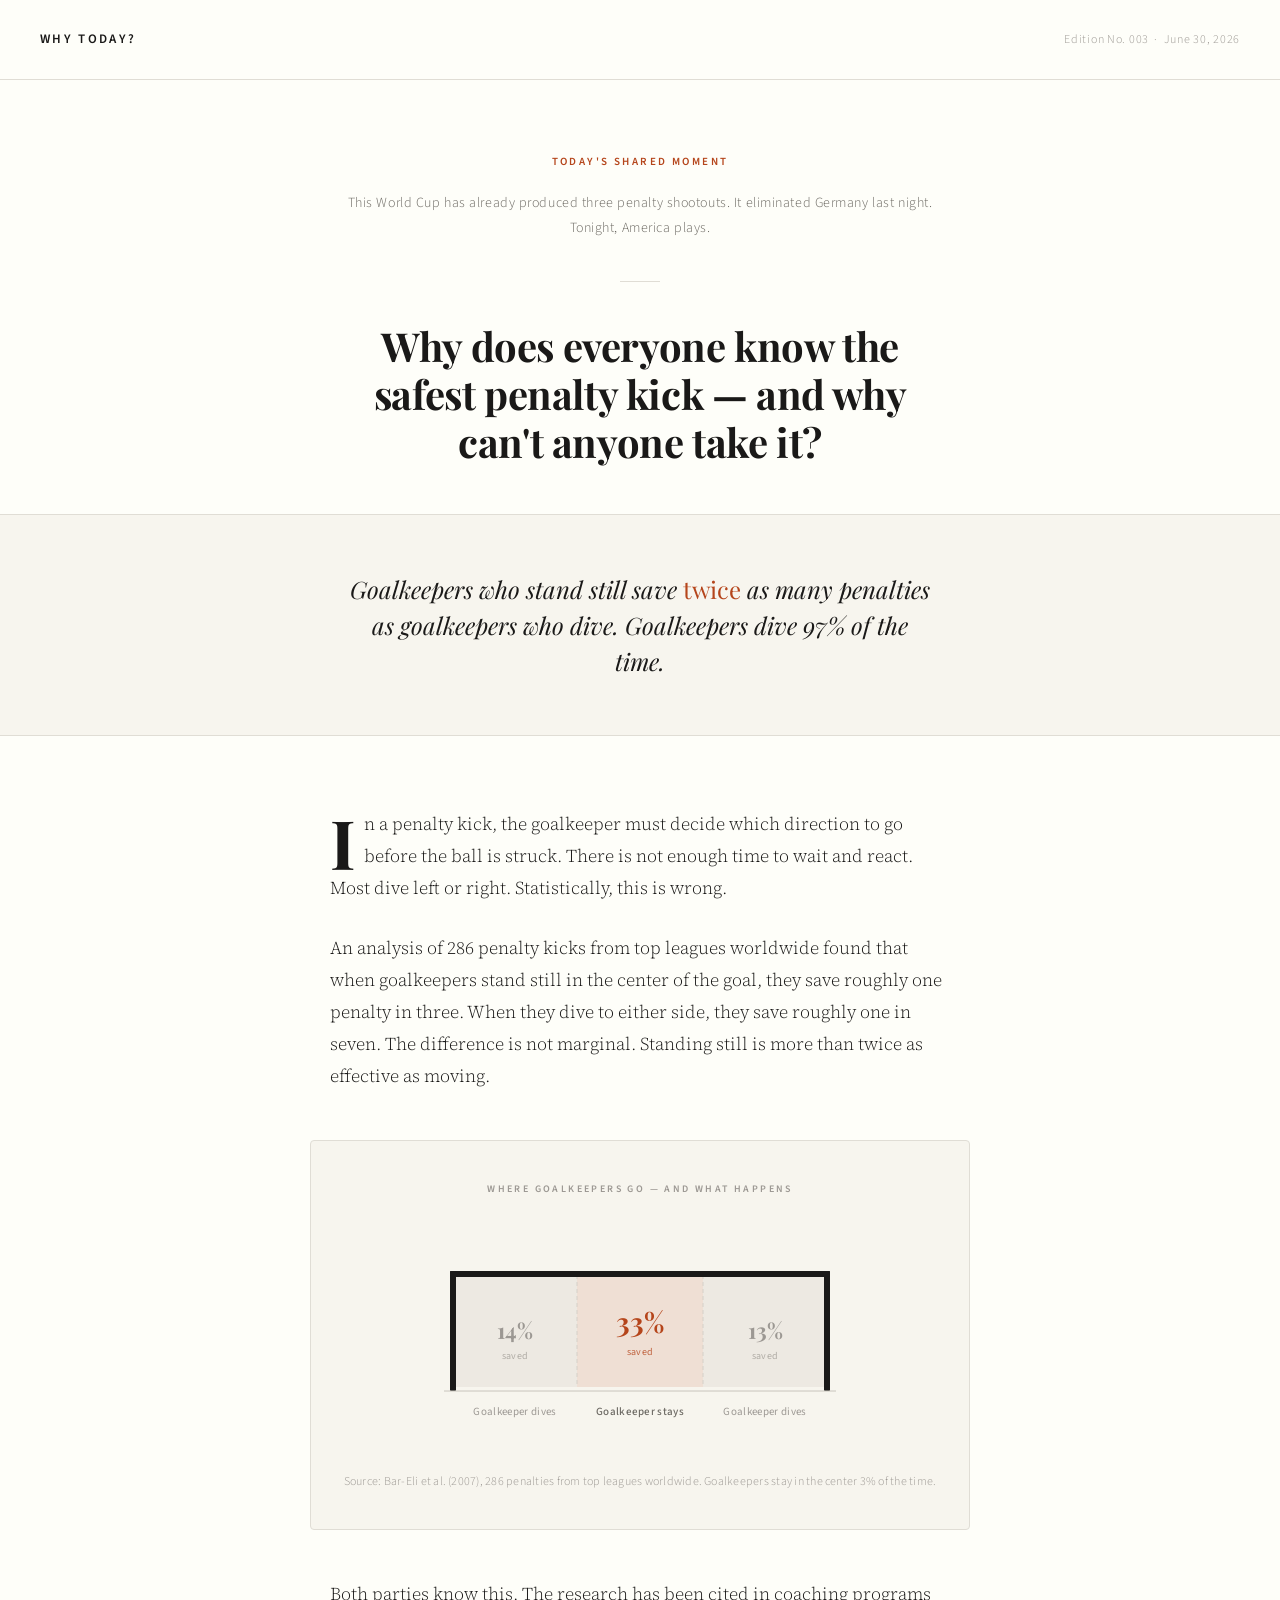
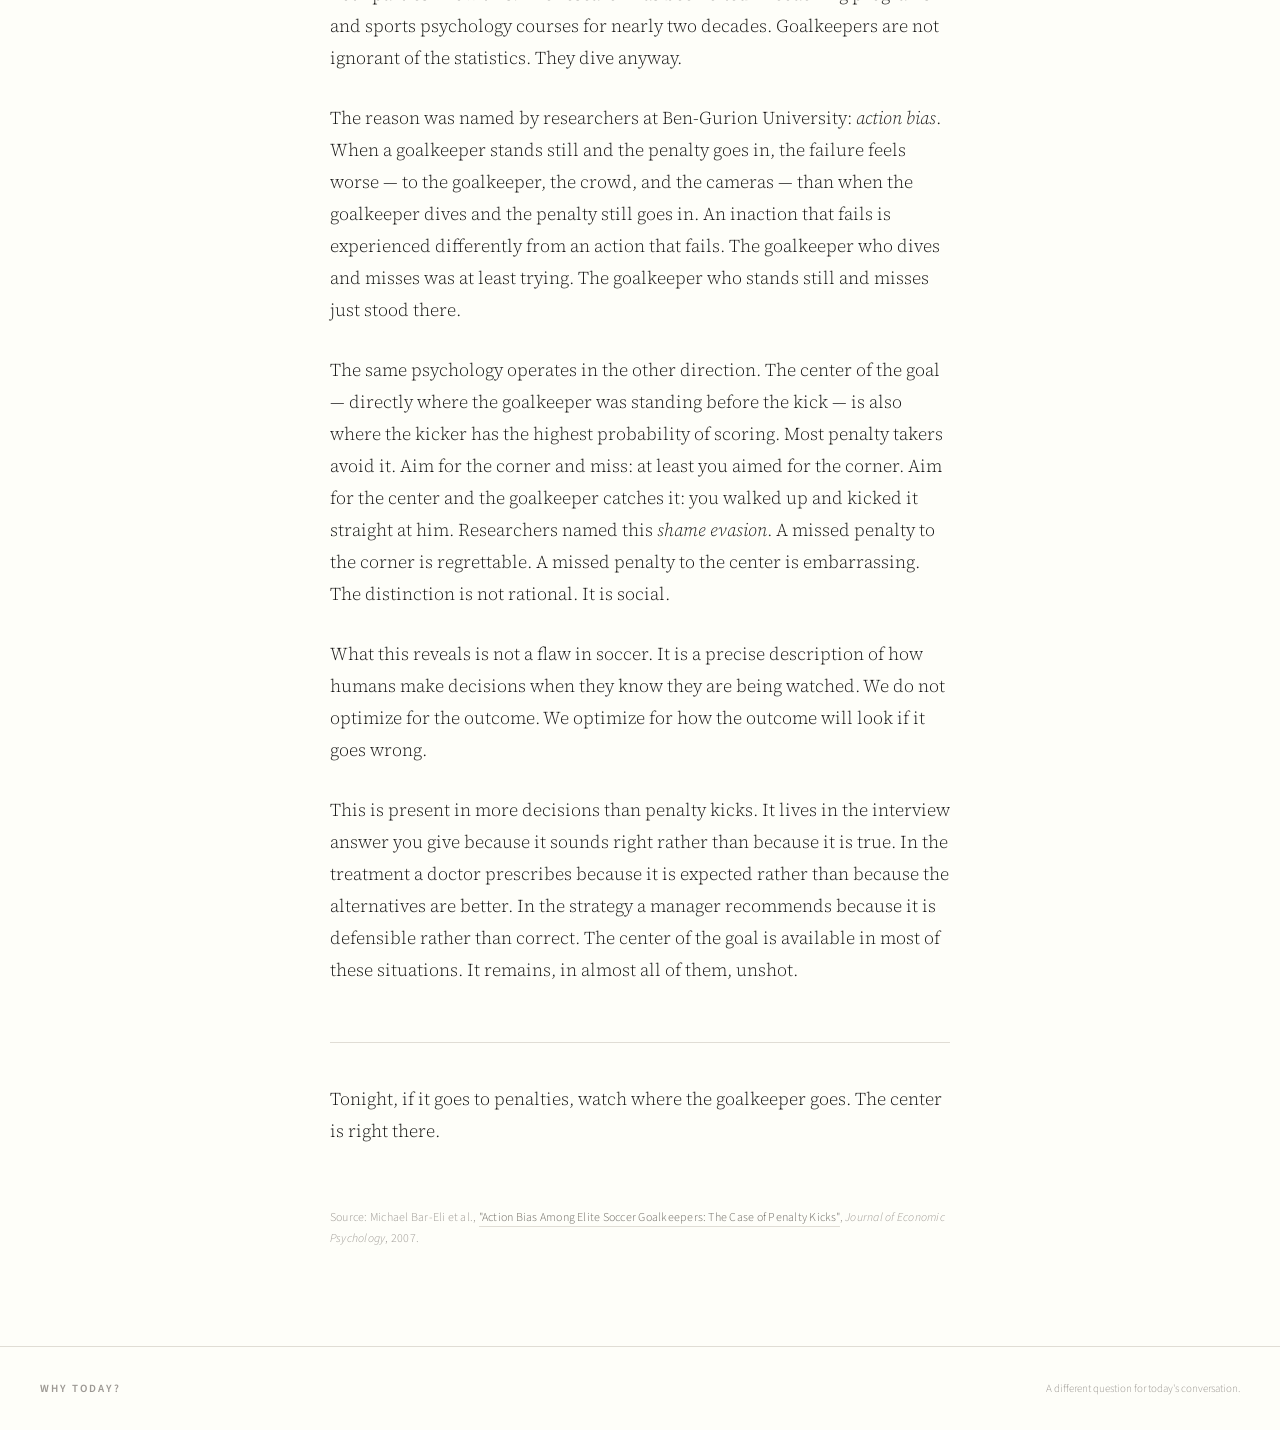
<file: docs/editions/003/index.html>
<!DOCTYPE html>
<html lang="en">
<head>
  <meta charset="UTF-8">
  <meta name="viewport" content="width=device-width, initial-scale=1.0">
  <title>Why Today? · Why does everyone know the safest penalty kick — and why can't anyone take it?</title>
  <link rel="preconnect" href="https://fonts.googleapis.com">
  <link rel="preconnect" href="https://fonts.gstatic.com" crossorigin>
  <link href="https://fonts.googleapis.com/css2?family=Playfair+Display:ital,wght@0,400;0,600;0,700;1,400;1,600&family=Source+Serif+4:ital,opsz,wght@0,8..60,300;0,8..60,400;0,8..60,500;1,8..60,300;1,8..60,400&family=Source+Sans+3:wght@300;400;500;600&display=swap" rel="stylesheet">
  <style>
    *, *::before, *::after {
      box-sizing: border-box;
      margin: 0;
      padding: 0;
    }

    :root {
      --bg: #FEFEF9;
      --bg-warm: #F7F5EE;
      --text: #1A1918;
      --text-secondary: #6B6862;
      --text-tertiary: #9C9893;
      --accent: #B5451B;
      --accent-light: #F2E8E3;
      --rule: #E0DDD5;
      --max-width: 700px;
    }

    @media (prefers-color-scheme: dark) {
      :root {
        --bg: #131110;
        --bg-warm: #1C1A17;
        --text: #EDEAD3;
        --text-secondary: #9C9880;
        --text-tertiary: #6A6758;
        --accent: #CF6238;
        --rule: #2C2920;
      }
    }


    html {
      background: var(--bg);
      color: var(--text);
      font-family: 'Source Serif 4', Georgia, serif;
      font-size: 18px;
      line-height: 1.75;
      -webkit-font-smoothing: antialiased;
    }

    body { min-height: 100vh; }

    /* ─── MASTHEAD ─── */

    .masthead {
      border-bottom: 1px solid var(--rule);
      padding: 28px 40px;
      display: flex;
      align-items: baseline;
      justify-content: space-between;
      gap: 24px;
    }

    .publication-name {
      font-family: 'Source Sans 3', sans-serif;
      font-weight: 600;
      font-size: 13px;
      letter-spacing: 0.18em;
      text-transform: uppercase;
    }

    .masthead-meta {
      font-family: 'Source Sans 3', sans-serif;
      font-size: 12px;
      font-weight: 300;
      color: var(--text-tertiary);
      letter-spacing: 0.06em;
      white-space: nowrap;
    }

    /* ─── HERO ─── */

    .hero {
      max-width: var(--max-width);
      margin: 0 auto;
      padding: 72px 40px 48px;
      text-align: center;
    }

    .moment-label {
      font-family: 'Source Sans 3', sans-serif;
      font-size: 11px;
      font-weight: 600;
      letter-spacing: 0.22em;
      text-transform: uppercase;
      color: var(--accent);
      margin-bottom: 20px;
    }

    .moment-statement {
      font-family: 'Source Sans 3', sans-serif;
      font-size: 14px;
      font-weight: 300;
      letter-spacing: 0.04em;
      color: var(--text-secondary);
      margin-bottom: 40px;
    }

    .edition-rule {
      width: 40px;
      height: 1px;
      background: var(--rule);
      margin: 0 auto 40px;
    }

    .hero-question {
      font-family: 'Playfair Display', Georgia, serif;
      font-size: 40px;
      font-weight: 700;
      line-height: 1.2;
      color: var(--text);
      letter-spacing: -0.01em;
    }

    @media (max-width: 600px) {
      .hero-question { font-size: 28px; }
    }

    /* ─── SURPRISING SENTENCE ─── */

    .surprising-sentence-wrapper {
      background: var(--bg-warm);
      border-top: 1px solid var(--rule);
      border-bottom: 1px solid var(--rule);
      padding: 56px 40px;
      margin-bottom: 72px;
    }

    .surprising-sentence {
      max-width: 580px;
      margin: 0 auto;
      font-family: 'Playfair Display', Georgia, serif;
      font-size: 24px;
      font-style: italic;
      font-weight: 400;
      line-height: 1.5;
      color: var(--text);
      text-align: center;
    }

    .surprising-sentence em {
      font-style: normal;
      color: var(--accent);
    }

    /* ─── BODY ─── */

    .body-content {
      max-width: var(--max-width);
      margin: 0 auto;
      padding: 0 40px 96px;
    }

    p {
      font-size: 18px;
      line-height: 1.78;
      color: var(--text);
      margin-bottom: 28px;
      font-weight: 300;
    }

    p:last-child { margin-bottom: 0; }

    .body-content > p.drop-cap::first-letter {
      font-family: 'Playfair Display', Georgia, serif;
      font-size: 68px;
      font-weight: 700;
      line-height: 0.82;
      float: left;
      margin-right: 8px;
      margin-top: 6px;
      color: var(--text);
    }

    /* ─── GOAL DIAGRAM ─── */

    .goal-wrapper {
      margin: 48px -20px;
      padding: 40px 20px 36px;
      background: var(--bg-warm);
      border-radius: 4px;
      border: 1px solid var(--rule);
    }

    .goal-heading {
      font-family: 'Source Sans 3', sans-serif;
      font-size: 10px;
      font-weight: 600;
      letter-spacing: 0.24em;
      text-transform: uppercase;
      color: var(--text-tertiary);
      text-align: center;
      margin-bottom: 32px;
    }

    .goal-svg {
      display: block;
      width: 100%;
      max-width: 460px;
      margin: 0 auto;
    }

    .goal-note {
      font-family: 'Source Sans 3', sans-serif;
      font-size: 12px;
      font-weight: 300;
      color: var(--text-tertiary);
      text-align: center;
      margin-top: 20px;
      letter-spacing: 0.02em;
    }

    /* ─── CLOSE ─── */

    .close-rule {
      width: 100%;
      height: 1px;
      background: var(--rule);
      margin: 56px 0 40px;
    }

    .close-note {
      font-family: 'Source Sans 3', sans-serif;
      font-size: 12px;
      font-weight: 300;
      color: var(--text-tertiary);
      letter-spacing: 0.02em;
    }

    .close-note a {
      color: var(--text-secondary);
      text-decoration: none;
      border-bottom: 1px solid var(--rule);
    }

    .close-note a:hover { color: var(--accent); border-color: var(--accent); }

    strong { font-weight: 500; }

    /* ─── FOOTER ─── */

    .footer {
      border-top: 1px solid var(--rule);
      padding: 32px 40px;
      display: flex;
      justify-content: space-between;
      align-items: center;
      gap: 24px;
    }

    .footer-name {
      font-family: 'Source Sans 3', sans-serif;
      font-size: 11px;
      font-weight: 600;
      letter-spacing: 0.18em;
      text-transform: uppercase;
      color: var(--text-tertiary);
    }

    .footer-note {
      font-family: 'Source Sans 3', sans-serif;
      font-size: 11px;
      font-weight: 300;
      color: var(--text-tertiary);
      text-align: right;
    }

    @media (max-width: 640px) {
      .masthead { padding: 20px 24px; }
      .hero { padding: 52px 24px 40px; }
      .body-content { padding: 0 24px 72px; }
      .goal-wrapper { margin: 48px -4px; }
      .footer { padding: 28px 24px; flex-direction: column; text-align: center; }
      .footer-note { text-align: center; }
    }
  </style>
</head>
<body>

  <!-- MASTHEAD -->
  <header class="masthead">
    <span class="publication-name">Why Today?</span>
    <span class="masthead-meta">Edition No. 003 &nbsp;·&nbsp; June 30, 2026</span>
  </header>

  <!-- HERO -->
  <section class="hero">
    <p class="moment-label">Today's Shared Moment</p>
    <p class="moment-statement">This World Cup has already produced three penalty shootouts. It eliminated Germany last night. Tonight, America plays.</p>
    <div class="edition-rule"></div>
    <h1 class="hero-question">Why does everyone know the safest penalty kick — and why can't anyone&nbsp;take&nbsp;it?</h1>
  </section>

  <!-- SURPRISING SENTENCE -->
  <div class="surprising-sentence-wrapper">
    <p class="surprising-sentence">
      Goalkeepers who stand still save <em>twice</em> as many penalties as goalkeepers who dive. Goalkeepers dive 97% of the time.
    </p>
  </div>

  <!-- BODY -->
  <main class="body-content">

    <p class="drop-cap">In a penalty kick, the goalkeeper must decide which direction to go before the ball is struck. There is not enough time to wait and react. Most dive left or right. Statistically, this is wrong.</p>

    <p>An analysis of 286 penalty kicks from top leagues worldwide found that when goalkeepers stand still in the center of the goal, they save roughly one penalty in three. When they dive to either side, they save roughly one in seven. The difference is not marginal. Standing still is more than twice as effective as moving.</p>

    <!-- GOAL DIAGRAM -->
    <div class="goal-wrapper">
      <p class="goal-heading">Where goalkeepers go — and what happens</p>

      <!--
        Goal SVG: a simple goal frame divided into three zones.
        Width 460, height 220.
        Goal post area: x=40 to x=420, y=40 to y=160. (width=380, height=120)
        Three zones: left (40-167), center (167-293), right (293-420)
        Posts are 8px wide, crossbar is 4px
        Zone labels and save rates annotated below
      -->
      <svg class="goal-svg" viewBox="0 0 460 220" xmlns="http://www.w3.org/2000/svg" aria-label="Goal diagram showing save rates by zone: left 14%, center 33%, right 13%">

        <!-- Zone fills (inside goal only) -->
        <!-- Left zone: x=44 to x=167, y=44 to y=156 -->
        <rect x="44" y="44" width="123" height="112" fill="#EDE9E2"/>
        <!-- Center zone: x=167 to x=293 -->
        <rect x="167" y="44" width="126" height="112" fill="#B5451B" opacity="0.12"/>
        <!-- Right zone: x=293 to x=416 -->
        <rect x="293" y="44" width="123" height="112" fill="#EDE9E2"/>

        <!-- Zone dividers -->
        <line x1="167" y1="44" x2="167" y2="156" stroke="#D5D0C8" stroke-width="1" stroke-dasharray="4 3"/>
        <line x1="293" y1="44" x2="293" y2="156" stroke="#D5D0C8" stroke-width="1" stroke-dasharray="4 3"/>

        <!-- Goal frame -->
        <!-- Crossbar -->
        <rect x="40" y="40" width="380" height="6" fill="#1A1918" rx="1"/>
        <!-- Left post -->
        <rect x="40" y="40" width="6" height="120" fill="#1A1918" rx="1"/>
        <!-- Right post -->
        <rect x="414" y="40" width="6" height="120" fill="#1A1918" rx="1"/>
        <!-- Ground line -->
        <line x1="34" y1="160" x2="426" y2="160" stroke="#C8C4BC" stroke-width="1"/>

        <!-- Zone: save rate labels — inside zones -->
        <!-- Left zone label -->
        <text x="105" y="108" font-family="'Playfair Display', Georgia, serif" font-size="22" font-weight="700" fill="#9C9893" text-anchor="middle">14%</text>
        <text x="105" y="128" font-family="'Source Sans 3', sans-serif" font-size="10" fill="#B0ACA5" text-anchor="middle" letter-spacing="0.04em">saved</text>

        <!-- Center zone label (accent colored) -->
        <text x="230" y="102" font-family="'Playfair Display', Georgia, serif" font-size="28" font-weight="700" fill="#B5451B" text-anchor="middle">33%</text>
        <text x="230" y="124" font-family="'Source Sans 3', sans-serif" font-size="10" fill="#B5451B" text-anchor="middle" letter-spacing="0.04em" opacity="0.8">saved</text>

        <!-- Right zone label -->
        <text x="355" y="108" font-family="'Playfair Display', Georgia, serif" font-size="22" font-weight="700" fill="#9C9893" text-anchor="middle">13%</text>
        <text x="355" y="128" font-family="'Source Sans 3', sans-serif" font-size="10" fill="#B0ACA5" text-anchor="middle" letter-spacing="0.04em">saved</text>

        <!-- Below-goal labels -->
        <text x="105" y="184" font-family="'Source Sans 3', sans-serif" font-size="11" fill="#9C9893" text-anchor="middle" letter-spacing="0.03em">Goalkeeper dives</text>
        <text x="230" y="184" font-family="'Source Sans 3', sans-serif" font-size="11" fill="#6B6862" text-anchor="middle" letter-spacing="0.03em" font-weight="500">Goalkeeper stays</text>
        <text x="355" y="184" font-family="'Source Sans 3', sans-serif" font-size="11" fill="#9C9893" text-anchor="middle" letter-spacing="0.03em">Goalkeeper dives</text>

      </svg>

      <p class="goal-note">Source: Bar-Eli et al. (2007), 286 penalties from top leagues worldwide. Goalkeepers stay in the center 3% of the time.</p>
    </div>

    <p>Both parties know this. The research has been cited in coaching programs and sports psychology courses for nearly two decades. Goalkeepers are not ignorant of the statistics. They dive anyway.</p>

    <p>The reason was named by researchers at Ben-Gurion University: <em>action bias</em>. When a goalkeeper stands still and the penalty goes in, the failure feels worse — to the goalkeeper, the crowd, and the cameras — than when the goalkeeper dives and the penalty still goes in. An inaction that fails is experienced differently from an action that fails. The goalkeeper who dives and misses was at least trying. The goalkeeper who stands still and misses just stood there.</p>

    <p>The same psychology operates in the other direction. The center of the goal — directly where the goalkeeper was standing before the kick — is also where the kicker has the highest probability of scoring. Most penalty takers avoid it. Aim for the corner and miss: at least you aimed for the corner. Aim for the center and the goalkeeper catches it: you walked up and kicked it straight at him. Researchers named this <em>shame evasion</em>. A missed penalty to the corner is regrettable. A missed penalty to the center is embarrassing. The distinction is not rational. It is social.</p>

    <p>What this reveals is not a flaw in soccer. It is a precise description of how humans make decisions when they know they are being watched. We do not optimize for the outcome. We optimize for how the outcome will look if it goes wrong.</p>

    <p>This is present in more decisions than penalty kicks. It lives in the interview answer you give because it sounds right rather than because it is true. In the treatment a doctor prescribes because it is expected rather than because the alternatives are better. In the strategy a manager recommends because it is defensible rather than correct. The center of the goal is available in most of these situations. It remains, in almost all of them, unshot.</p>

    <div class="close-rule"></div>

    <p>Tonight, if it goes to penalties, watch where the goalkeeper goes. The center is right there.</p>

    <br>

    <p class="close-note">
      Source: Michael Bar-Eli et al., <a href="https://papers.ssrn.com/sol3/papers.cfm?abstract_id=1091662" target="_blank" rel="noopener">"Action Bias Among Elite Soccer Goalkeepers: The Case of Penalty Kicks"</a>, <em>Journal of Economic Psychology</em>, 2007.
    </p>

  </main>

  <!-- FOOTER -->
  <footer class="footer">
    <span class="footer-name">Why Today?</span>
    <span class="footer-note">A different question for today's conversation.</span>
  </footer>

</body>
</html>
</file>
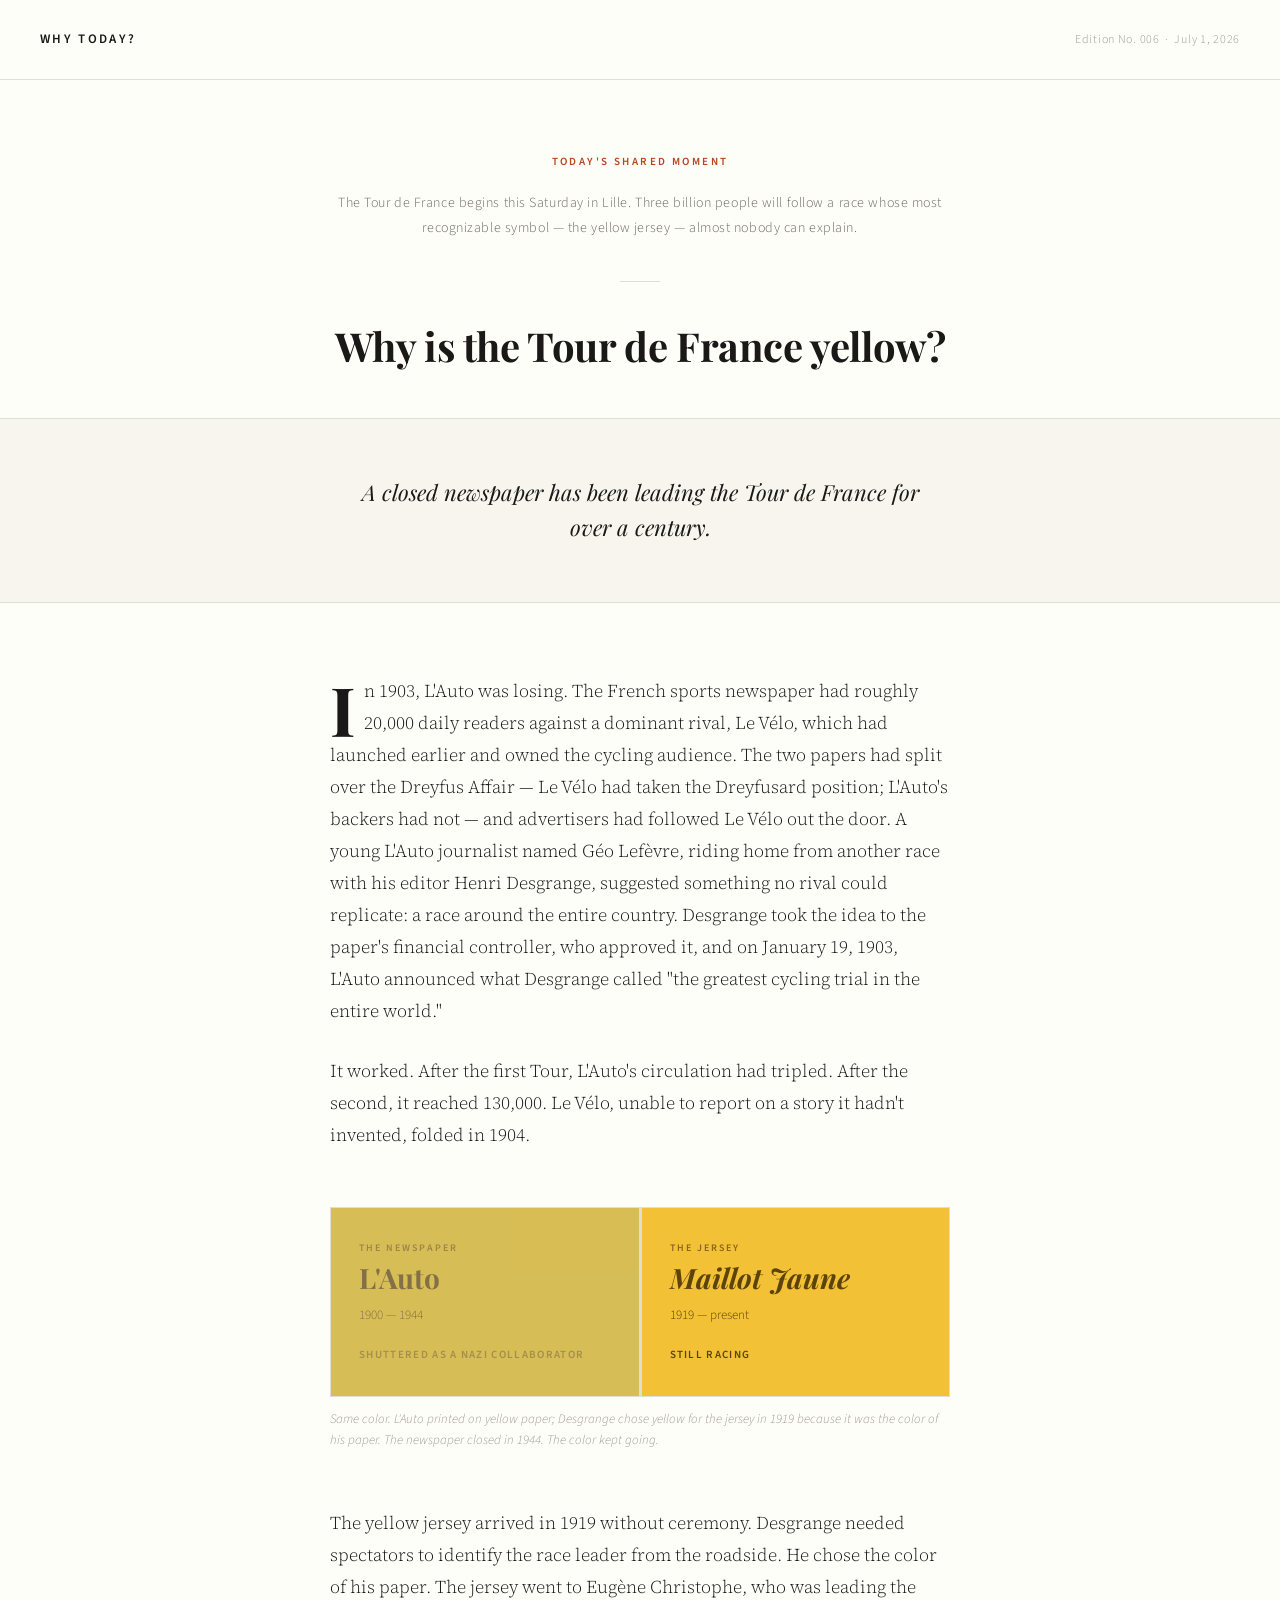
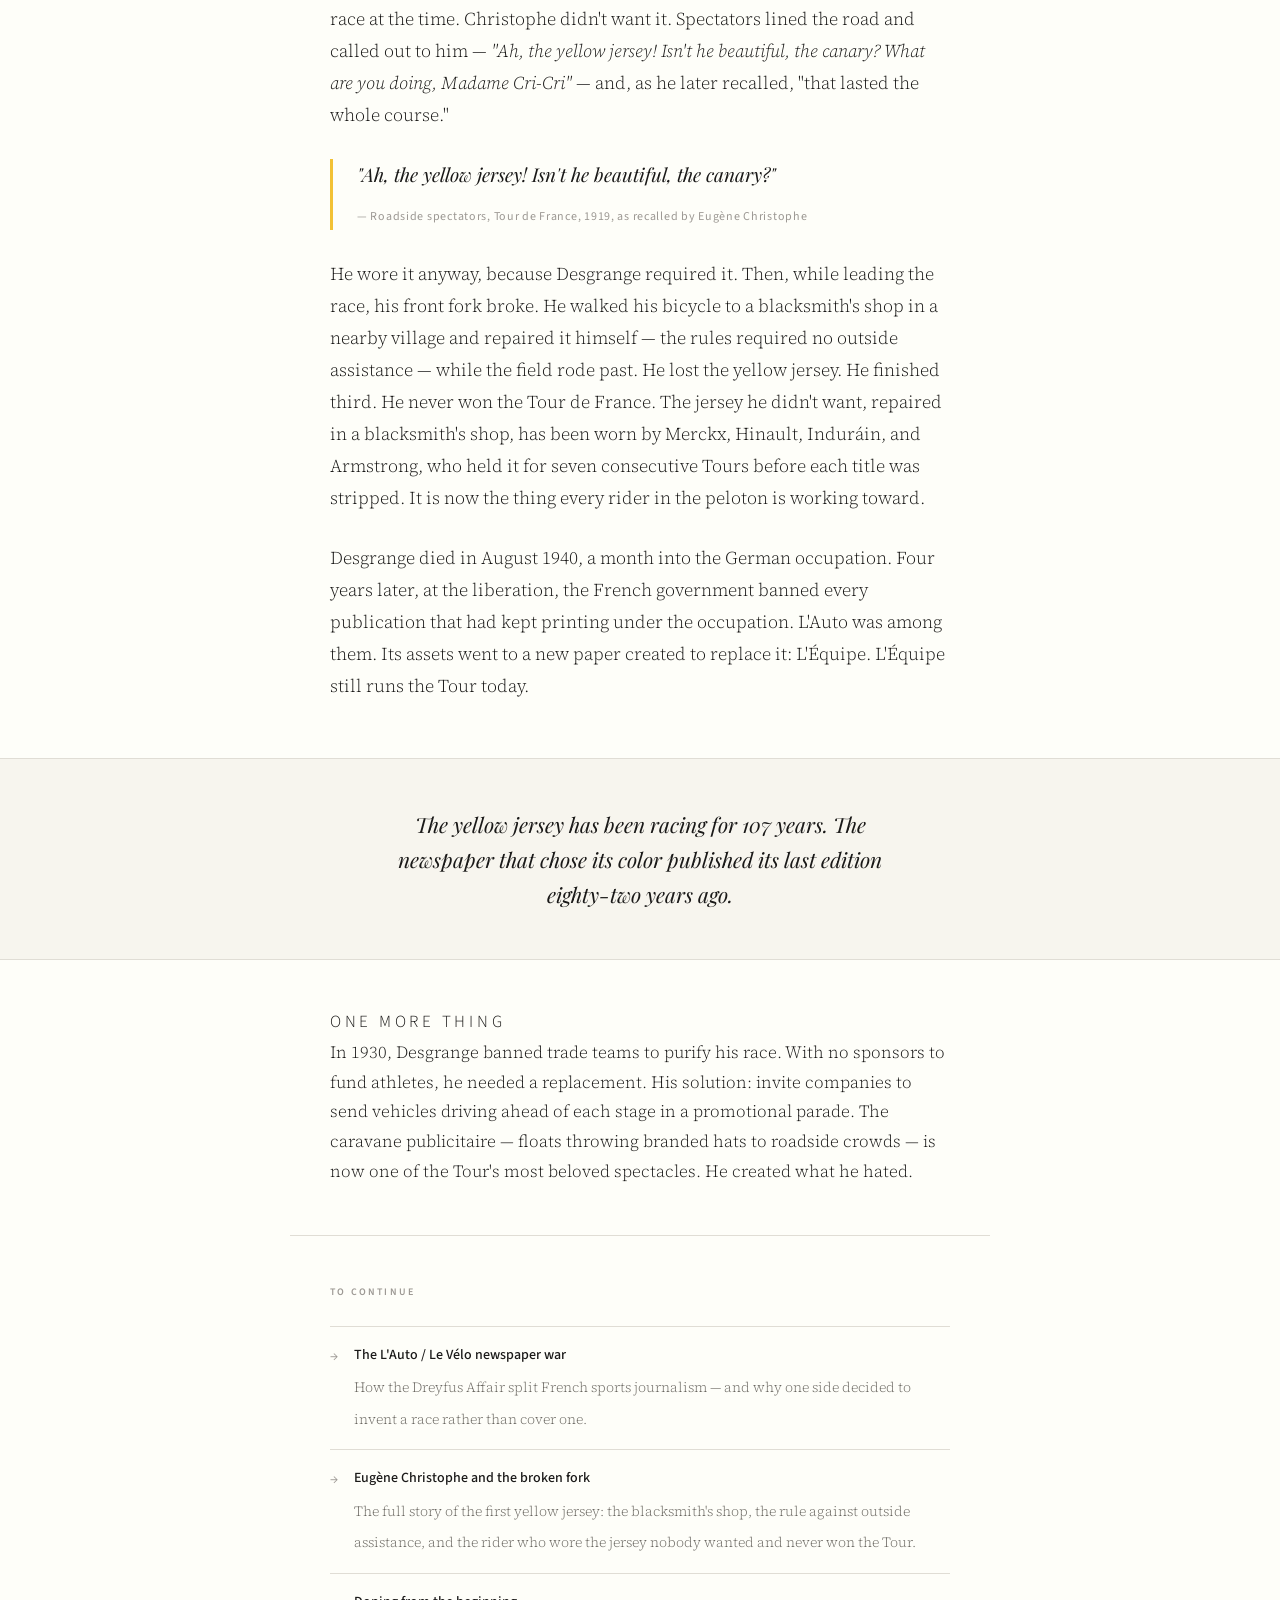
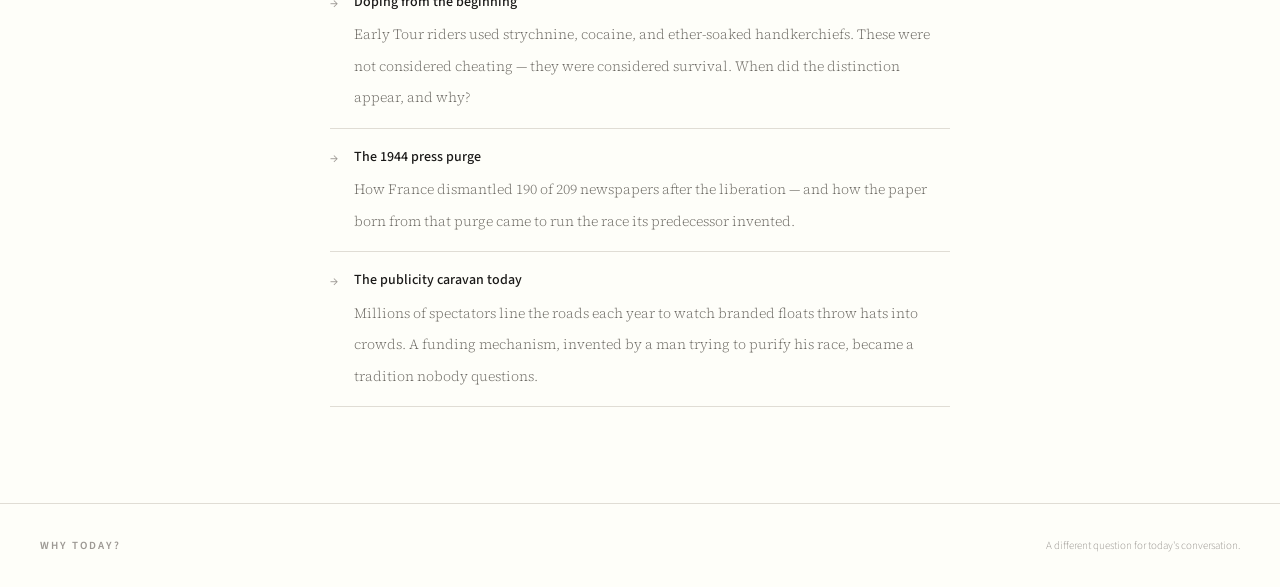
<file: docs/editions/006/index.html>
<!DOCTYPE html>
<html lang="en">
<head>
  <meta charset="UTF-8">
  <meta name="viewport" content="width=device-width, initial-scale=1.0">
  <title>Why Today? · Why is the Tour de France yellow?</title>
  <link rel="preconnect" href="https://fonts.googleapis.com">
  <link rel="preconnect" href="https://fonts.gstatic.com" crossorigin>
  <link href="https://fonts.googleapis.com/css2?family=Playfair+Display:ital,wght@0,400;0,600;0,700;1,400;1,600&family=Source+Serif+4:ital,opsz,wght@0,8..60,300;0,8..60,400;0,8..60,500;1,8..60,300;1,8..60,400&family=Source+Sans+3:wght@300;400;500;600&display=swap" rel="stylesheet">
  <style>
    *, *::before, *::after {
      box-sizing: border-box;
      margin: 0;
      padding: 0;
    }

    :root {
      --bg: #FEFEF9;
      --bg-warm: #F7F5EE;
      --text: #1A1918;
      --text-secondary: #6B6862;
      --text-tertiary: #9C9893;
      --accent: #B5451B;
      --rule: #E0DDD5;
      --yellow: #F2C135;
      --yellow-bg: #FDF6DC;
      --yellow-text: #5C430A;
      --max-width: 700px;
    }

    @media (prefers-color-scheme: dark) {
      :root {
        --bg: #131110;
        --bg-warm: #1C1A17;
        --text: #EDEAD3;
        --text-secondary: #9C9880;
        --text-tertiary: #6A6758;
        --accent: #CF6238;
        --rule: #2C2920;
      }
    }


    html {
      background: var(--bg);
      color: var(--text);
      font-family: 'Source Serif 4', Georgia, serif;
      font-size: 18px;
      line-height: 1.75;
      -webkit-font-smoothing: antialiased;
    }

    body { min-height: 100vh; }

    /* ── Masthead ── */
    .masthead {
      border-bottom: 1px solid var(--rule);
      padding: 28px 40px;
      display: flex;
      align-items: baseline;
      justify-content: space-between;
      gap: 24px;
    }

    .publication-name {
      font-family: 'Source Sans 3', sans-serif;
      font-weight: 600;
      font-size: 13px;
      letter-spacing: 0.18em;
      text-transform: uppercase;
    }

    .masthead-meta {
      font-family: 'Source Sans 3', sans-serif;
      font-size: 12px;
      font-weight: 300;
      color: var(--text-tertiary);
      letter-spacing: 0.06em;
      white-space: nowrap;
    }

    /* ── Hero ── */
    .hero {
      max-width: var(--max-width);
      margin: 0 auto;
      padding: 72px 40px 48px;
      text-align: center;
    }

    .moment-label {
      font-family: 'Source Sans 3', sans-serif;
      font-size: 11px;
      font-weight: 600;
      letter-spacing: 0.22em;
      text-transform: uppercase;
      color: var(--accent);
      margin-bottom: 20px;
    }

    .moment-statement {
      font-family: 'Source Sans 3', sans-serif;
      font-size: 14px;
      font-weight: 300;
      letter-spacing: 0.04em;
      color: var(--text-secondary);
      margin-bottom: 40px;
    }

    .edition-rule {
      width: 40px;
      height: 1px;
      background: var(--rule);
      margin: 0 auto 40px;
    }

    .hero-question {
      font-family: 'Playfair Display', Georgia, serif;
      font-size: 40px;
      font-weight: 700;
      line-height: 1.2;
      color: var(--text);
      letter-spacing: -0.01em;
    }

    @media (max-width: 600px) {
      .hero-question { font-size: 28px; }
    }

    /* ── Revelation block ── */
    .revelation-wrapper {
      background: var(--bg-warm);
      border-top: 1px solid var(--rule);
      border-bottom: 1px solid var(--rule);
      padding: 56px 40px;
      margin-bottom: 72px;
    }

    .revelation {
      max-width: 580px;
      margin: 0 auto;
      font-family: 'Playfair Display', Georgia, serif;
      font-size: 22px;
      font-style: italic;
      font-weight: 400;
      line-height: 1.6;
      color: var(--text);
      text-align: center;
    }

    .revelation em {
      font-style: normal;
      color: var(--accent);
    }

    /* ── Body ── */
    .body-content {
      max-width: var(--max-width);
      margin: 0 auto;
      padding: 0 40px;
    }

    p {
      font-size: 18px;
      line-height: 1.78;
      color: var(--text);
      margin-bottom: 28px;
      font-weight: 300;
    }

    p:last-child { margin-bottom: 0; }

    .body-content > p.drop-cap::first-letter {
      font-family: 'Playfair Display', Georgia, serif;
      font-size: 68px;
      font-weight: 700;
      line-height: 0.82;
      float: left;
      margin-right: 8px;
      margin-top: 6px;
      color: var(--text);
    }

    /* ── Color artifact ── */
    .artifact-section {
      max-width: var(--max-width);
      margin: 56px auto;
      padding: 0 40px;
    }

    .artifact {
      display: grid;
      grid-template-columns: 1fr 1fr;
      gap: 3px;
      background: var(--rule);
      border: 1px solid var(--rule);
    }

    .artifact-panel {
      background: var(--yellow);
      padding: 32px 28px;
      display: flex;
      flex-direction: column;
      gap: 6px;
    }

    .artifact-panel.closed {
      background: #D4B020;
      opacity: 0.7;
    }

    .artifact-panel-label {
      font-family: 'Source Sans 3', sans-serif;
      font-size: 10px;
      font-weight: 600;
      letter-spacing: 0.2em;
      text-transform: uppercase;
      color: var(--yellow-text);
      opacity: 0.7;
    }

    .artifact-panel-name {
      font-family: 'Playfair Display', Georgia, serif;
      font-size: 28px;
      font-weight: 700;
      line-height: 1.1;
      color: var(--yellow-text);
    }

    .artifact-panel-name.script {
      font-style: italic;
    }

    .artifact-panel-dates {
      font-family: 'Source Sans 3', sans-serif;
      font-size: 13px;
      font-weight: 300;
      color: var(--yellow-text);
      margin-top: 4px;
    }

    .artifact-panel-status {
      font-family: 'Source Sans 3', sans-serif;
      font-size: 11px;
      font-weight: 600;
      letter-spacing: 0.12em;
      text-transform: uppercase;
      color: var(--yellow-text);
      margin-top: 12px;
      opacity: 0.6;
    }

    .artifact-panel.live .artifact-panel-status {
      opacity: 1;
    }

    .artifact-caption {
      font-family: 'Source Sans 3', sans-serif;
      font-size: 13px;
      font-weight: 300;
      color: var(--text-tertiary);
      line-height: 1.6;
      margin-top: 12px;
      font-style: italic;
    }

    @media (max-width: 480px) {
      .artifact { grid-template-columns: 1fr; }
    }

    /* ── Blockquote ── */
    blockquote {
      margin: 0 0 28px;
      padding: 0 0 0 24px;
      border-left: 3px solid var(--yellow);
    }

    blockquote p {
      font-family: 'Playfair Display', Georgia, serif;
      font-size: 19px;
      font-style: italic;
      font-weight: 400;
      line-height: 1.65;
      color: var(--text);
      margin-bottom: 8px;
    }

    blockquote cite {
      font-family: 'Source Sans 3', sans-serif;
      font-size: 12px;
      font-weight: 400;
      letter-spacing: 0.06em;
      color: var(--text-tertiary);
      font-style: normal;
    }

    /* ── Ending image ── */
    .ending-image {
      background: var(--bg-warm);
      border-top: 1px solid var(--rule);
      border-bottom: 1px solid var(--rule);
      margin-top: 56px;
      padding: 48px 40px;
      text-align: center;
    }

    .ending-image p {
      font-family: 'Playfair Display', Georgia, serif;
      font-size: 21px;
      font-style: italic;
      font-weight: 400;
      line-height: 1.65;
      color: var(--text);
      max-width: 500px;
      margin: 0 auto;
    }

    /* ── One More Thing ── */
    .one-more-thing {
      max-width: var(--max-width);
      margin: 0 auto;
      padding: 48px 40px;
      border-bottom: 1px solid var(--rule);
    }

    .omt-label {
      font-family: 'Source Sans 3', sans-serif;
      font-size: 10px;
      font-weight: 600;
      letter-spacing: 0.22em;
      text-transform: uppercase;
      color: var(--accent);
      margin-bottom: 18px;
    }

    .one-more-thing p {
      font-size: 17px;
      line-height: 1.75;
      color: var(--text);
      font-weight: 300;
      margin-bottom: 0;
    }

    /* ── To Continue ── */
    .to-continue {
      max-width: var(--max-width);
      margin: 0 auto;
      padding: 48px 40px 96px;
    }

    .continue-label {
      font-family: 'Source Sans 3', sans-serif;
      font-size: 10px;
      font-weight: 600;
      letter-spacing: 0.22em;
      text-transform: uppercase;
      color: var(--text-tertiary);
      margin-bottom: 24px;
    }

    .rabbit-holes {
      list-style: none;
      padding: 0;
    }

    .rabbit-holes li {
      padding: 16px 0;
      border-bottom: 1px solid var(--rule);
      display: flex;
      gap: 16px;
      align-items: flex-start;
    }

    .rabbit-holes li:first-child { border-top: 1px solid var(--rule); }

    .rabbit-holes li::before {
      content: '→';
      font-family: 'Source Sans 3', sans-serif;
      font-size: 13px;
      color: var(--text-tertiary);
      flex-shrink: 0;
      margin-top: 2px;
    }

    .rabbit-hole-text strong {
      font-family: 'Source Sans 3', sans-serif;
      font-size: 14px;
      font-weight: 500;
      color: var(--text);
      display: block;
      margin-bottom: 3px;
    }

    .rabbit-hole-text a {
      text-decoration: none;
      color: inherit;
    }

    .rabbit-hole-text a:hover strong {
      color: var(--accent);
    }

    .rabbit-hole-text span {
      font-size: 14px;
      font-weight: 300;
      color: var(--text-secondary);
      line-height: 1.6;
    }

    /* ── Footer ── */
    .footer {
      border-top: 1px solid var(--rule);
      padding: 32px 40px;
      display: flex;
      justify-content: space-between;
      align-items: center;
      gap: 24px;
    }

    .footer-name {
      font-family: 'Source Sans 3', sans-serif;
      font-size: 11px;
      font-weight: 600;
      letter-spacing: 0.18em;
      text-transform: uppercase;
      color: var(--text-tertiary);
    }

    .footer-note {
      font-family: 'Source Sans 3', sans-serif;
      font-size: 11px;
      font-weight: 300;
      color: var(--text-tertiary);
      text-align: right;
    }

    @media (max-width: 640px) {
      .masthead { padding: 20px 24px; }
      .hero { padding: 52px 24px 40px; }
      .body-content { padding: 0 24px; }
      .artifact-section { padding: 0 24px; }
      .ending-image { padding: 40px 24px; }
      .one-more-thing { padding: 40px 24px; }
      .to-continue { padding: 40px 24px 72px; }
      .footer { padding: 28px 24px; flex-direction: column; text-align: center; }
      .footer-note { text-align: center; }
    }
  </style>
</head>
<body>

  <header class="masthead">
    <span class="publication-name">Why Today?</span>
    <span class="masthead-meta">Edition No. 006 &nbsp;·&nbsp; July 1, 2026</span>
  </header>

  <section class="hero">
    <p class="moment-label">Today's Shared Moment</p>
    <p class="moment-statement">The Tour de France begins this Saturday in Lille. Three billion people will follow a race whose most recognizable symbol — the yellow jersey — almost nobody can explain.</p>
    <div class="edition-rule"></div>
    <h1 class="hero-question">Why is the Tour de France yellow?</h1>
  </section>

  <div class="revelation-wrapper">
    <p class="revelation">
      A closed newspaper has been leading the Tour de France for over a century.
    </p>
  </div>

  <main class="body-content">

    <p class="drop-cap">In 1903, L'Auto was losing. The French sports newspaper had roughly 20,000 daily readers against a dominant rival, Le Vélo, which had launched earlier and owned the cycling audience. The two papers had split over the Dreyfus Affair — Le Vélo had taken the Dreyfusard position; L'Auto's backers had not — and advertisers had followed Le Vélo out the door. A young L'Auto journalist named Géo Lefèvre, riding home from another race with his editor Henri Desgrange, suggested something no rival could replicate: a race around the entire country. Desgrange took the idea to the paper's financial controller, who approved it, and on January 19, 1903, L'Auto announced what Desgrange called "the greatest cycling trial in the entire world."</p>

    <p>It worked. After the first Tour, L'Auto's circulation had tripled. After the second, it reached 130,000. Le Vélo, unable to report on a story it hadn't invented, folded in 1904.</p>

  </main>

  <div class="artifact-section">
    <div class="artifact">
      <div class="artifact-panel closed">
        <span class="artifact-panel-label">The newspaper</span>
        <span class="artifact-panel-name">L'Auto</span>
        <span class="artifact-panel-dates">1900 — 1944</span>
        <span class="artifact-panel-status">Shuttered as a Nazi collaborator</span>
      </div>
      <div class="artifact-panel live">
        <span class="artifact-panel-label">The jersey</span>
        <span class="artifact-panel-name script">Maillot Jaune</span>
        <span class="artifact-panel-dates">1919 — present</span>
        <span class="artifact-panel-status">Still racing</span>
      </div>
    </div>
    <p class="artifact-caption">Same color. L'Auto printed on yellow paper; Desgrange chose yellow for the jersey in 1919 because it was the color of his paper. The newspaper closed in 1944. The color kept going.</p>
  </div>

  <main class="body-content">

    <p>The yellow jersey arrived in 1919 without ceremony. Desgrange needed spectators to identify the race leader from the roadside. He chose the color of his paper. The jersey went to Eugène Christophe, who was leading the race at the time. Christophe didn't want it. Spectators lined the road and called out to him — <em>"Ah, the yellow jersey! Isn't he beautiful, the canary? What are you doing, Madame Cri-Cri"</em> — and, as he later recalled, "that lasted the whole course."</p>

    <blockquote>
      <p>"Ah, the yellow jersey! Isn't he beautiful, the canary?"</p>
      <cite>— Roadside spectators, Tour de France, 1919, as recalled by Eugène Christophe</cite>
    </blockquote>

    <p>He wore it anyway, because Desgrange required it. Then, while leading the race, his front fork broke. He walked his bicycle to a blacksmith's shop in a nearby village and repaired it himself — the rules required no outside assistance — while the field rode past. He lost the yellow jersey. He finished third. He never won the Tour de France. The jersey he didn't want, repaired in a blacksmith's shop, has been worn by Merckx, Hinault, Induráin, and Armstrong, who held it for seven consecutive Tours before each title was stripped. It is now the thing every rider in the peloton is working toward.</p>

    <p>Desgrange died in August 1940, a month into the German occupation. Four years later, at the liberation, the French government banned every publication that had kept printing under the occupation. L'Auto was among them. Its assets went to a new paper created to replace it: L'Équipe. L'Équipe still runs the Tour today.</p>

  </main>

  <div class="ending-image">
    <p>The yellow jersey has been racing for 107 years. The newspaper that chose its color published its last edition eighty-two years ago.</p>
  </div>

  <div class="one-more-thing">
    <p class="omt-label">One More Thing</p>
    <p>In 1930, Desgrange banned trade teams to purify his race. With no sponsors to fund athletes, he needed a replacement. His solution: invite companies to send vehicles driving ahead of each stage in a promotional parade. The caravane publicitaire — floats throwing branded hats to roadside crowds — is now one of the Tour's most beloved spectacles. He created what he hated.</p>
  </div>

  <div class="to-continue">
    <p class="continue-label">To Continue</p>
    <ul class="rabbit-holes">
      <li>
        <div class="rabbit-hole-text">
          <a href="https://en.wikipedia.org/wiki/Le_V%C3%A9lo" target="_blank" rel="noopener"><strong>The L'Auto / Le Vélo newspaper war</strong></a>
          <span>How the Dreyfus Affair split French sports journalism — and why one side decided to invent a race rather than cover one.</span>
        </div>
      </li>
      <li>
        <div class="rabbit-hole-text">
          <a href="https://en.wikipedia.org/wiki/Eug%C3%A8ne_Christophe" target="_blank" rel="noopener"><strong>Eugène Christophe and the broken fork</strong></a>
          <span>The full story of the first yellow jersey: the blacksmith's shop, the rule against outside assistance, and the rider who wore the jersey nobody wanted and never won the Tour.</span>
        </div>
      </li>
      <li>
        <div class="rabbit-hole-text">
          <a href="https://en.wikipedia.org/wiki/Doping_at_the_Tour_de_France" target="_blank" rel="noopener"><strong>Doping from the beginning</strong></a>
          <span>Early Tour riders used strychnine, cocaine, and ether-soaked handkerchiefs. These were not considered cheating — they were considered survival. When did the distinction appear, and why?</span>
        </div>
      </li>
      <li>
        <div class="rabbit-hole-text">
          <a href="https://www.connexionfrance.com/magazine/few-french-newspapers-were-founded-before-1945/694690" target="_blank" rel="noopener"><strong>The 1944 press purge</strong></a>
          <span>How France dismantled 190 of 209 newspapers after the liberation — and how the paper born from that purge came to run the race its predecessor invented.</span>
        </div>
      </li>
      <li>
        <div class="rabbit-hole-text">
          <a href="https://www.cnn.com/2017/07/17/sport/tour-de-france-caravan/index.html" target="_blank" rel="noopener"><strong>The publicity caravan today</strong></a>
          <span>Millions of spectators line the roads each year to watch branded floats throw hats into crowds. A funding mechanism, invented by a man trying to purify his race, became a tradition nobody questions.</span>
        </div>
      </li>
    </ul>
  </div>

  <footer class="footer">
    <span class="footer-name">Why Today?</span>
    <span class="footer-note">A different question for today's conversation.</span>
  </footer>

</body>
</html>
</file>
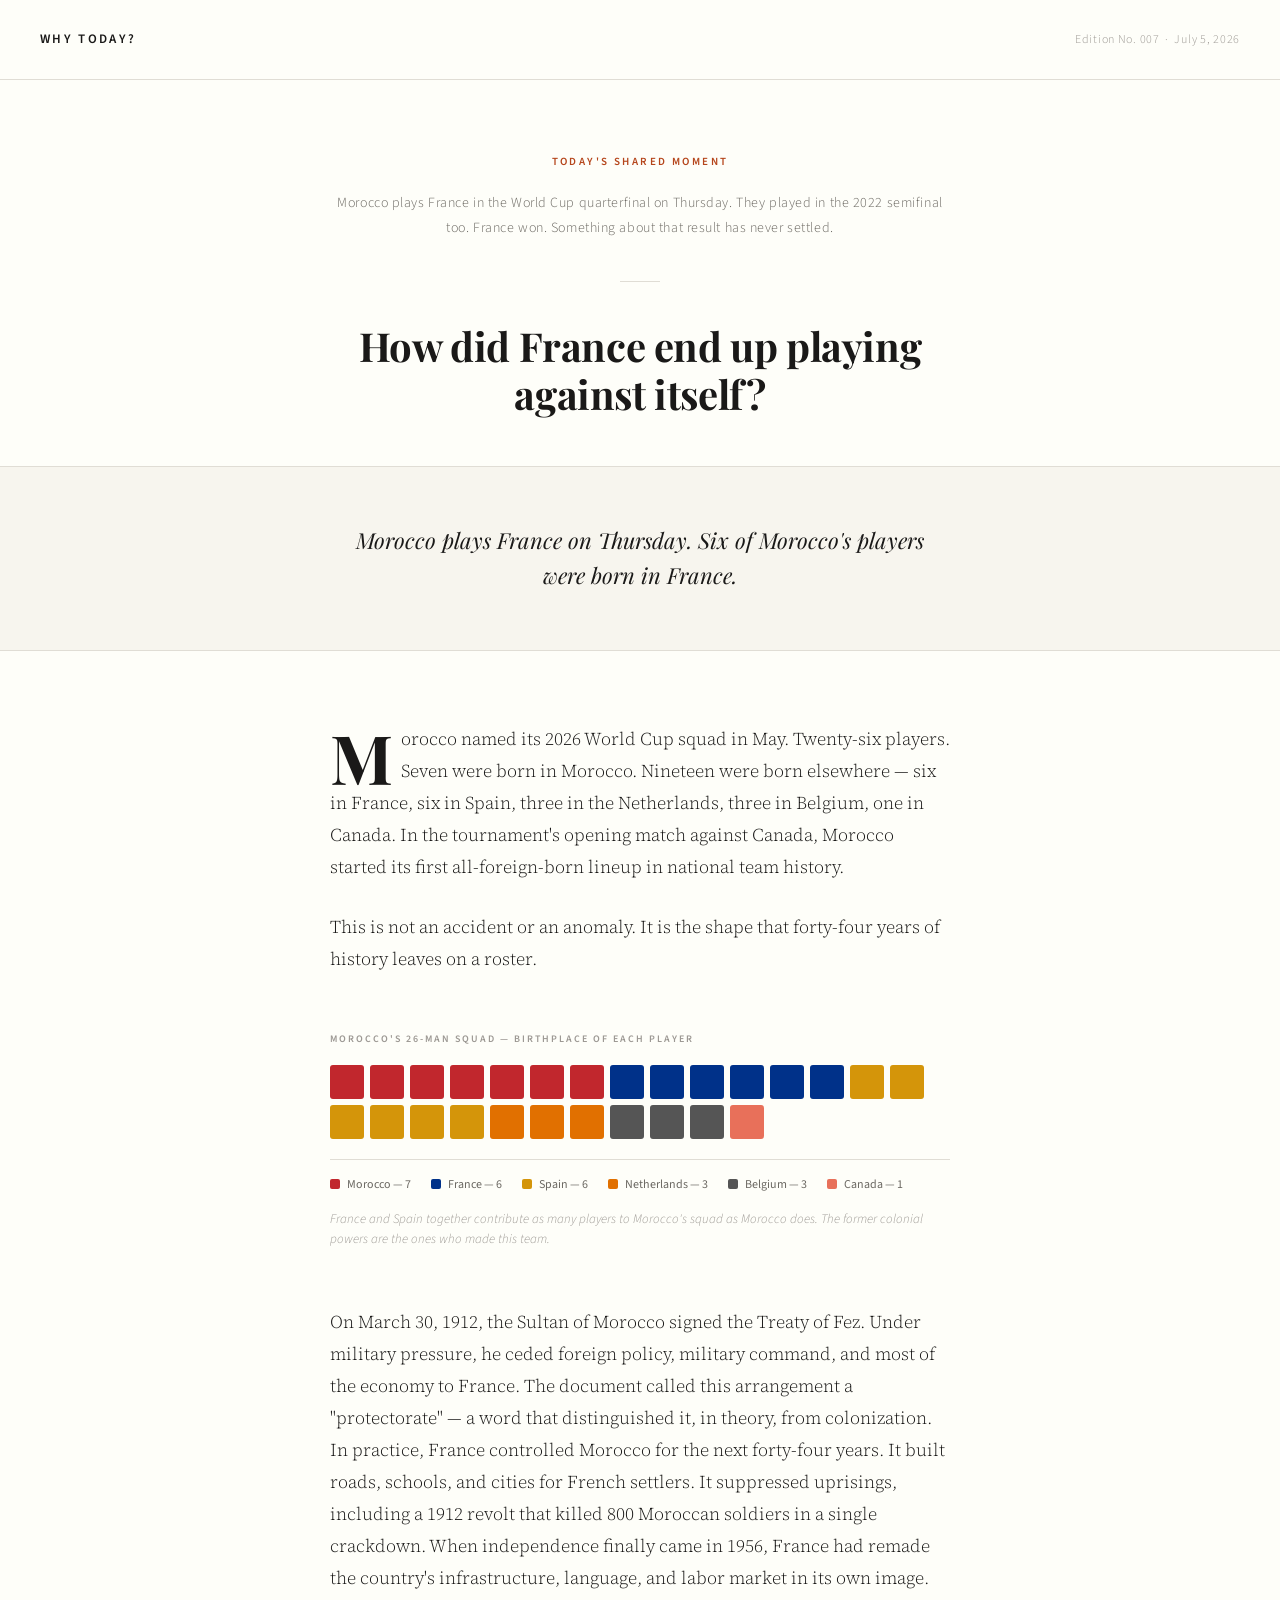
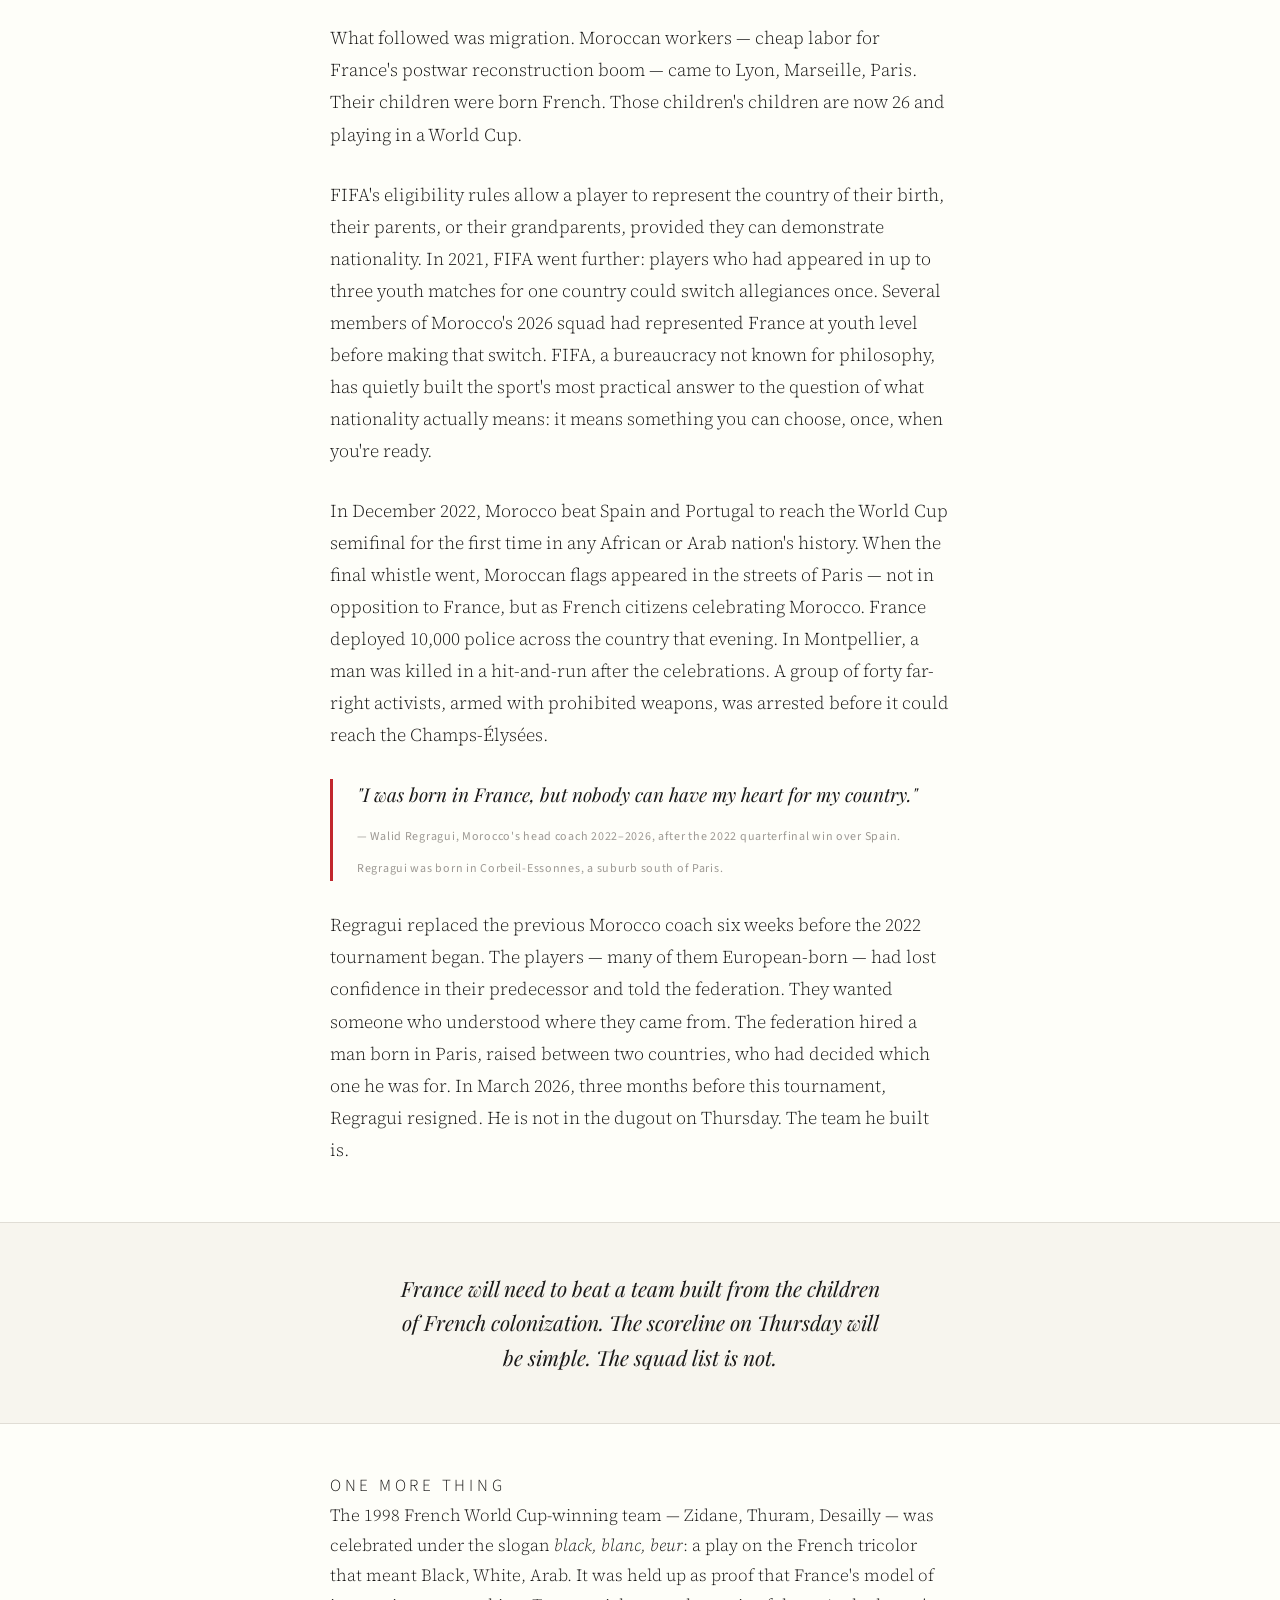
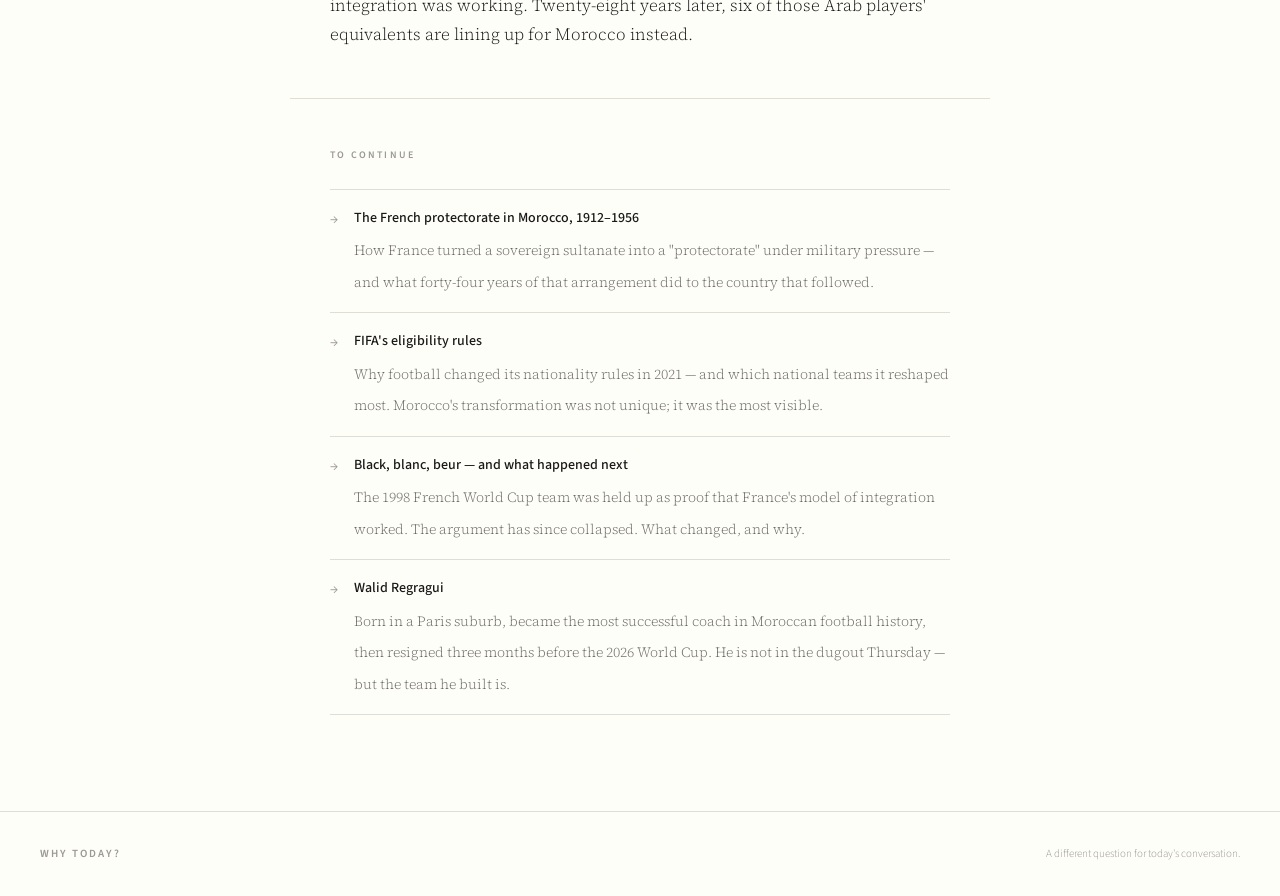
<file: docs/editions/007/index.html>
<!DOCTYPE html>
<html lang="en">
<head>
  <meta charset="UTF-8">
  <meta name="viewport" content="width=device-width, initial-scale=1.0">
  <title>Why Today? · How did France end up playing against itself?</title>
  <link rel="preconnect" href="https://fonts.googleapis.com">
  <link rel="preconnect" href="https://fonts.gstatic.com" crossorigin>
  <link href="https://fonts.googleapis.com/css2?family=Playfair+Display:ital,wght@0,400;0,600;0,700;1,400;1,600&family=Source+Serif+4:ital,opsz,wght@0,8..60,300;0,8..60,400;0,8..60,500;1,8..60,300;1,8..60,400&family=Source+Sans+3:wght@300;400;500;600&display=swap" rel="stylesheet">
  <style>
    *, *::before, *::after {
      box-sizing: border-box;
      margin: 0;
      padding: 0;
    }

    :root {
      --bg: #FEFEF9;
      --bg-warm: #F7F5EE;
      --text: #1A1918;
      --text-secondary: #6B6862;
      --text-tertiary: #9C9893;
      --accent: #B5451B;
      --rule: #E0DDD5;
      --max-width: 700px;

      --morocco: #C1272D;
      --france: #003189;
      --spain: #D4950A;
      --netherlands: #E17000;
      --belgium: #555555;
      --canada: #E8705A;
    }

    @media (prefers-color-scheme: dark) {
      :root {
        --bg: #131110;
        --bg-warm: #1C1A17;
        --text: #EDEAD3;
        --text-secondary: #9C9880;
        --text-tertiary: #6A6758;
        --accent: #CF6238;
        --rule: #2C2920;
      }
    }


    html {
      background: var(--bg);
      color: var(--text);
      font-family: 'Source Serif 4', Georgia, serif;
      font-size: 18px;
      line-height: 1.75;
      -webkit-font-smoothing: antialiased;
    }

    body { min-height: 100vh; }

    /* ── Masthead ── */
    .masthead {
      border-bottom: 1px solid var(--rule);
      padding: 28px 40px;
      display: flex;
      align-items: baseline;
      justify-content: space-between;
      gap: 24px;
    }

    .publication-name {
      font-family: 'Source Sans 3', sans-serif;
      font-weight: 600;
      font-size: 13px;
      letter-spacing: 0.18em;
      text-transform: uppercase;
    }

    .masthead-meta {
      font-family: 'Source Sans 3', sans-serif;
      font-size: 12px;
      font-weight: 300;
      color: var(--text-tertiary);
      letter-spacing: 0.06em;
      white-space: nowrap;
    }

    /* ── Hero ── */
    .hero {
      max-width: var(--max-width);
      margin: 0 auto;
      padding: 72px 40px 48px;
      text-align: center;
    }

    .moment-label {
      font-family: 'Source Sans 3', sans-serif;
      font-size: 11px;
      font-weight: 600;
      letter-spacing: 0.22em;
      text-transform: uppercase;
      color: var(--accent);
      margin-bottom: 20px;
    }

    .moment-statement {
      font-family: 'Source Sans 3', sans-serif;
      font-size: 14px;
      font-weight: 300;
      letter-spacing: 0.04em;
      color: var(--text-secondary);
      margin-bottom: 40px;
    }

    .edition-rule {
      width: 40px;
      height: 1px;
      background: var(--rule);
      margin: 0 auto 40px;
    }

    .hero-question {
      font-family: 'Playfair Display', Georgia, serif;
      font-size: 40px;
      font-weight: 700;
      line-height: 1.2;
      color: var(--text);
      letter-spacing: -0.01em;
    }

    @media (max-width: 600px) {
      .hero-question { font-size: 28px; }
    }

    /* ── Revelation block ── */
    .revelation-wrapper {
      background: var(--bg-warm);
      border-top: 1px solid var(--rule);
      border-bottom: 1px solid var(--rule);
      padding: 56px 40px;
      margin-bottom: 72px;
    }

    .revelation {
      max-width: 580px;
      margin: 0 auto;
      font-family: 'Playfair Display', Georgia, serif;
      font-size: 22px;
      font-style: italic;
      font-weight: 400;
      line-height: 1.6;
      color: var(--text);
      text-align: center;
    }

    /* ── Body ── */
    .body-content {
      max-width: var(--max-width);
      margin: 0 auto;
      padding: 0 40px;
    }

    p {
      font-size: 18px;
      line-height: 1.78;
      color: var(--text);
      margin-bottom: 28px;
      font-weight: 300;
    }

    p:last-child { margin-bottom: 0; }

    .body-content > p.drop-cap::first-letter {
      font-family: 'Playfair Display', Georgia, serif;
      font-size: 68px;
      font-weight: 700;
      line-height: 0.82;
      float: left;
      margin-right: 8px;
      margin-top: 6px;
      color: var(--text);
    }

    /* ── Origin grid ── */
    .origin-section {
      max-width: var(--max-width);
      margin: 56px auto;
      padding: 0 40px;
    }

    .origin-label {
      font-family: 'Source Sans 3', sans-serif;
      font-size: 10px;
      font-weight: 600;
      letter-spacing: 0.20em;
      text-transform: uppercase;
      color: var(--text-tertiary);
      margin-bottom: 16px;
    }

    .origin-grid {
      display: flex;
      flex-wrap: wrap;
      gap: 6px;
      margin-bottom: 20px;
    }

    .origin-box {
      width: 34px;
      height: 34px;
      border-radius: 3px;
      flex-shrink: 0;
    }

    .origin-box.morocco  { background: var(--morocco); }
    .origin-box.france   { background: var(--france); }
    .origin-box.spain    { background: var(--spain); }
    .origin-box.netherlands { background: var(--netherlands); }
    .origin-box.belgium  { background: var(--belgium); }
    .origin-box.canada   { background: var(--canada); }

    .origin-legend {
      display: flex;
      flex-wrap: wrap;
      gap: 20px;
      border-top: 1px solid var(--rule);
      padding-top: 14px;
    }

    .legend-item {
      display: flex;
      align-items: center;
      gap: 7px;
      font-family: 'Source Sans 3', sans-serif;
      font-size: 12px;
      font-weight: 400;
      color: var(--text-secondary);
    }

    .legend-dot {
      width: 10px;
      height: 10px;
      border-radius: 2px;
      flex-shrink: 0;
    }

    .legend-dot.morocco  { background: var(--morocco); }
    .legend-dot.france   { background: var(--france); }
    .legend-dot.spain    { background: var(--spain); }
    .legend-dot.netherlands { background: var(--netherlands); }
    .legend-dot.belgium  { background: var(--belgium); }
    .legend-dot.canada   { background: var(--canada); }

    .origin-caption {
      font-family: 'Source Sans 3', sans-serif;
      font-size: 13px;
      font-weight: 300;
      color: var(--text-tertiary);
      line-height: 1.6;
      margin-top: 14px;
      font-style: italic;
    }

    /* ── Blockquote ── */
    blockquote {
      margin: 0 0 28px;
      padding: 0 0 0 24px;
      border-left: 3px solid var(--morocco);
    }

    blockquote p {
      font-family: 'Playfair Display', Georgia, serif;
      font-size: 19px;
      font-style: italic;
      font-weight: 400;
      line-height: 1.65;
      color: var(--text);
      margin-bottom: 8px;
    }

    blockquote cite {
      font-family: 'Source Sans 3', sans-serif;
      font-size: 12px;
      font-weight: 400;
      letter-spacing: 0.06em;
      color: var(--text-tertiary);
      font-style: normal;
    }

    /* ── Ending image ── */
    .ending-image {
      background: var(--bg-warm);
      border-top: 1px solid var(--rule);
      border-bottom: 1px solid var(--rule);
      margin-top: 56px;
      padding: 48px 40px;
      text-align: center;
    }

    .ending-image p {
      font-family: 'Playfair Display', Georgia, serif;
      font-size: 21px;
      font-style: italic;
      font-weight: 400;
      line-height: 1.65;
      color: var(--text);
      max-width: 500px;
      margin: 0 auto;
    }

    /* ── One More Thing ── */
    .one-more-thing {
      max-width: var(--max-width);
      margin: 0 auto;
      padding: 48px 40px;
      border-bottom: 1px solid var(--rule);
    }

    .omt-label {
      font-family: 'Source Sans 3', sans-serif;
      font-size: 10px;
      font-weight: 600;
      letter-spacing: 0.22em;
      text-transform: uppercase;
      color: var(--accent);
      margin-bottom: 18px;
    }

    .one-more-thing p {
      font-size: 17px;
      line-height: 1.75;
      color: var(--text);
      font-weight: 300;
      margin-bottom: 0;
    }

    /* ── To Continue ── */
    .to-continue {
      max-width: var(--max-width);
      margin: 0 auto;
      padding: 48px 40px 96px;
    }

    .continue-label {
      font-family: 'Source Sans 3', sans-serif;
      font-size: 10px;
      font-weight: 600;
      letter-spacing: 0.22em;
      text-transform: uppercase;
      color: var(--text-tertiary);
      margin-bottom: 24px;
    }

    .rabbit-holes {
      list-style: none;
      padding: 0;
    }

    .rabbit-holes li {
      padding: 16px 0;
      border-bottom: 1px solid var(--rule);
      display: flex;
      gap: 16px;
      align-items: flex-start;
    }

    .rabbit-holes li:first-child { border-top: 1px solid var(--rule); }

    .rabbit-holes li::before {
      content: '→';
      font-family: 'Source Sans 3', sans-serif;
      font-size: 13px;
      color: var(--text-tertiary);
      flex-shrink: 0;
      margin-top: 2px;
    }

    .rabbit-hole-text strong {
      font-family: 'Source Sans 3', sans-serif;
      font-size: 14px;
      font-weight: 500;
      color: var(--text);
      display: block;
      margin-bottom: 3px;
    }

    .rabbit-hole-text a {
      text-decoration: none;
      color: inherit;
    }

    .rabbit-hole-text a:hover strong {
      color: var(--accent);
    }

    .rabbit-hole-text span {
      font-size: 14px;
      font-weight: 300;
      color: var(--text-secondary);
      line-height: 1.6;
    }

    /* ── Footer ── */
    .footer {
      border-top: 1px solid var(--rule);
      padding: 32px 40px;
      display: flex;
      justify-content: space-between;
      align-items: center;
      gap: 24px;
    }

    .footer-name {
      font-family: 'Source Sans 3', sans-serif;
      font-size: 11px;
      font-weight: 600;
      letter-spacing: 0.18em;
      text-transform: uppercase;
      color: var(--text-tertiary);
    }

    .footer-note {
      font-family: 'Source Sans 3', sans-serif;
      font-size: 11px;
      font-weight: 300;
      color: var(--text-tertiary);
      text-align: right;
    }

    @media (max-width: 640px) {
      .masthead { padding: 20px 24px; }
      .hero { padding: 52px 24px 40px; }
      .body-content { padding: 0 24px; }
      .origin-section { padding: 0 24px; }
      .ending-image { padding: 40px 24px; }
      .one-more-thing { padding: 40px 24px; }
      .to-continue { padding: 40px 24px 72px; }
      .footer { padding: 28px 24px; flex-direction: column; text-align: center; }
      .footer-note { text-align: center; }
    }
  </style>
</head>
<body>

  <header class="masthead">
    <span class="publication-name">Why Today?</span>
    <span class="masthead-meta">Edition No. 007 &nbsp;·&nbsp; July 5, 2026</span>
  </header>

  <section class="hero">
    <p class="moment-label">Today's Shared Moment</p>
    <p class="moment-statement">Morocco plays France in the World Cup quarterfinal on Thursday. They played in the 2022 semifinal too. France won. Something about that result has never settled.</p>
    <div class="edition-rule"></div>
    <h1 class="hero-question">How did France end up playing against itself?</h1>
  </section>

  <div class="revelation-wrapper">
    <p class="revelation">
      Morocco plays France on Thursday. Six of Morocco's players were born in France.
    </p>
  </div>

  <main class="body-content">

    <p class="drop-cap">Morocco named its 2026 World Cup squad in May. Twenty-six players. Seven were born in Morocco. Nineteen were born elsewhere — six in France, six in Spain, three in the Netherlands, three in Belgium, one in Canada. In the tournament's opening match against Canada, Morocco started its first all-foreign-born lineup in national team history.</p>

    <p>This is not an accident or an anomaly. It is the shape that forty-four years of history leaves on a roster.</p>

  </main>

  <div class="origin-section">
    <p class="origin-label">Morocco's 26-man squad — birthplace of each player</p>
    <div class="origin-grid" aria-label="Morocco squad birthplace grid">
      <!-- Morocco: 7 -->
      <div class="origin-box morocco" title="Born in Morocco"></div>
      <div class="origin-box morocco" title="Born in Morocco"></div>
      <div class="origin-box morocco" title="Born in Morocco"></div>
      <div class="origin-box morocco" title="Born in Morocco"></div>
      <div class="origin-box morocco" title="Born in Morocco"></div>
      <div class="origin-box morocco" title="Born in Morocco"></div>
      <div class="origin-box morocco" title="Born in Morocco"></div>
      <!-- France: 6 -->
      <div class="origin-box france" title="Born in France"></div>
      <div class="origin-box france" title="Born in France"></div>
      <div class="origin-box france" title="Born in France"></div>
      <div class="origin-box france" title="Born in France"></div>
      <div class="origin-box france" title="Born in France"></div>
      <div class="origin-box france" title="Born in France"></div>
      <!-- Spain: 6 -->
      <div class="origin-box spain" title="Born in Spain"></div>
      <div class="origin-box spain" title="Born in Spain"></div>
      <div class="origin-box spain" title="Born in Spain"></div>
      <div class="origin-box spain" title="Born in Spain"></div>
      <div class="origin-box spain" title="Born in Spain"></div>
      <div class="origin-box spain" title="Born in Spain"></div>
      <!-- Netherlands: 3 -->
      <div class="origin-box netherlands" title="Born in Netherlands"></div>
      <div class="origin-box netherlands" title="Born in Netherlands"></div>
      <div class="origin-box netherlands" title="Born in Netherlands"></div>
      <!-- Belgium: 3 -->
      <div class="origin-box belgium" title="Born in Belgium"></div>
      <div class="origin-box belgium" title="Born in Belgium"></div>
      <div class="origin-box belgium" title="Born in Belgium"></div>
      <!-- Canada: 1 -->
      <div class="origin-box canada" title="Born in Canada"></div>
    </div>
    <div class="origin-legend">
      <span class="legend-item"><span class="legend-dot morocco"></span>Morocco — 7</span>
      <span class="legend-item"><span class="legend-dot france"></span>France — 6</span>
      <span class="legend-item"><span class="legend-dot spain"></span>Spain — 6</span>
      <span class="legend-item"><span class="legend-dot netherlands"></span>Netherlands — 3</span>
      <span class="legend-item"><span class="legend-dot belgium"></span>Belgium — 3</span>
      <span class="legend-item"><span class="legend-dot canada"></span>Canada — 1</span>
    </div>
    <p class="origin-caption">France and Spain together contribute as many players to Morocco's squad as Morocco does. The former colonial powers are the ones who made this team.</p>
  </div>

  <main class="body-content">

    <p>On March 30, 1912, the Sultan of Morocco signed the Treaty of Fez. Under military pressure, he ceded foreign policy, military command, and most of the economy to France. The document called this arrangement a "protectorate" — a word that distinguished it, in theory, from colonization. In practice, France controlled Morocco for the next forty-four years. It built roads, schools, and cities for French settlers. It suppressed uprisings, including a 1912 revolt that killed 800 Moroccan soldiers in a single crackdown. When independence finally came in 1956, France had remade the country's infrastructure, language, and labor market in its own image.</p>

    <p>What followed was migration. Moroccan workers — cheap labor for France's postwar reconstruction boom — came to Lyon, Marseille, Paris. Their children were born French. Those children's children are now 26 and playing in a World Cup.</p>

    <p>FIFA's eligibility rules allow a player to represent the country of their birth, their parents, or their grandparents, provided they can demonstrate nationality. In 2021, FIFA went further: players who had appeared in up to three youth matches for one country could switch allegiances once. Several members of Morocco's 2026 squad had represented France at youth level before making that switch. FIFA, a bureaucracy not known for philosophy, has quietly built the sport's most practical answer to the question of what nationality actually means: it means something you can choose, once, when you're ready.</p>

    <p>In December 2022, Morocco beat Spain and Portugal to reach the World Cup semifinal for the first time in any African or Arab nation's history. When the final whistle went, Moroccan flags appeared in the streets of Paris — not in opposition to France, but as French citizens celebrating Morocco. France deployed 10,000 police across the country that evening. In Montpellier, a man was killed in a hit-and-run after the celebrations. A group of forty far-right activists, armed with prohibited weapons, was arrested before it could reach the Champs-Élysées.</p>

    <blockquote>
      <p>"I was born in France, but nobody can have my heart for my country."</p>
      <cite>— Walid Regragui, Morocco's head coach 2022–2026, after the 2022 quarterfinal win over Spain. Regragui was born in Corbeil-Essonnes, a suburb south of Paris.</cite>
    </blockquote>

    <p>Regragui replaced the previous Morocco coach six weeks before the 2022 tournament began. The players — many of them European-born — had lost confidence in their predecessor and told the federation. They wanted someone who understood where they came from. The federation hired a man born in Paris, raised between two countries, who had decided which one he was for. In March 2026, three months before this tournament, Regragui resigned. He is not in the dugout on Thursday. The team he built is.</p>

  </main>

  <div class="ending-image">
    <p>France will need to beat a team built from the children of French colonization. The scoreline on Thursday will be simple. The squad list is not.</p>
  </div>

  <div class="one-more-thing">
    <p class="omt-label">One More Thing</p>
    <p>The 1998 French World Cup-winning team — Zidane, Thuram, Desailly — was celebrated under the slogan <em>black, blanc, beur</em>: a play on the French tricolor that meant Black, White, Arab. It was held up as proof that France's model of integration was working. Twenty-eight years later, six of those Arab players' equivalents are lining up for Morocco instead.</p>
  </div>

  <div class="to-continue">
    <p class="continue-label">To Continue</p>
    <ul class="rabbit-holes">
      <li>
        <div class="rabbit-hole-text">
          <a href="https://en.wikipedia.org/wiki/French_protectorate_in_Morocco" target="_blank" rel="noopener"><strong>The French protectorate in Morocco, 1912–1956</strong></a>
          <span>How France turned a sovereign sultanate into a "protectorate" under military pressure — and what forty-four years of that arrangement did to the country that followed.</span>
        </div>
      </li>
      <li>
        <div class="rabbit-hole-text">
          <a href="https://en.wikipedia.org/wiki/FIFA_eligibility_rules" target="_blank" rel="noopener"><strong>FIFA's eligibility rules</strong></a>
          <span>Why football changed its nationality rules in 2021 — and which national teams it reshaped most. Morocco's transformation was not unique; it was the most visible.</span>
        </div>
      </li>
      <li>
        <div class="rabbit-hole-text">
          <a href="https://theworld.org/stories/2018/06/29/after-france-won-1998-world-cup-french-diversity-was-celebrated-it-was-short" target="_blank" rel="noopener"><strong>Black, blanc, beur — and what happened next</strong></a>
          <span>The 1998 French World Cup team was held up as proof that France's model of integration worked. The argument has since collapsed. What changed, and why.</span>
        </div>
      </li>
      <li>
        <div class="rabbit-hole-text">
          <a href="https://en.wikipedia.org/wiki/Walid_Regragui" target="_blank" rel="noopener"><strong>Walid Regragui</strong></a>
          <span>Born in a Paris suburb, became the most successful coach in Moroccan football history, then resigned three months before the 2026 World Cup. He is not in the dugout Thursday — but the team he built is.</span>
        </div>
      </li>
    </ul>
  </div>

  <footer class="footer">
    <span class="footer-name">Why Today?</span>
    <span class="footer-note">A different question for today's conversation.</span>
  </footer>

</body>
</html>
</file>
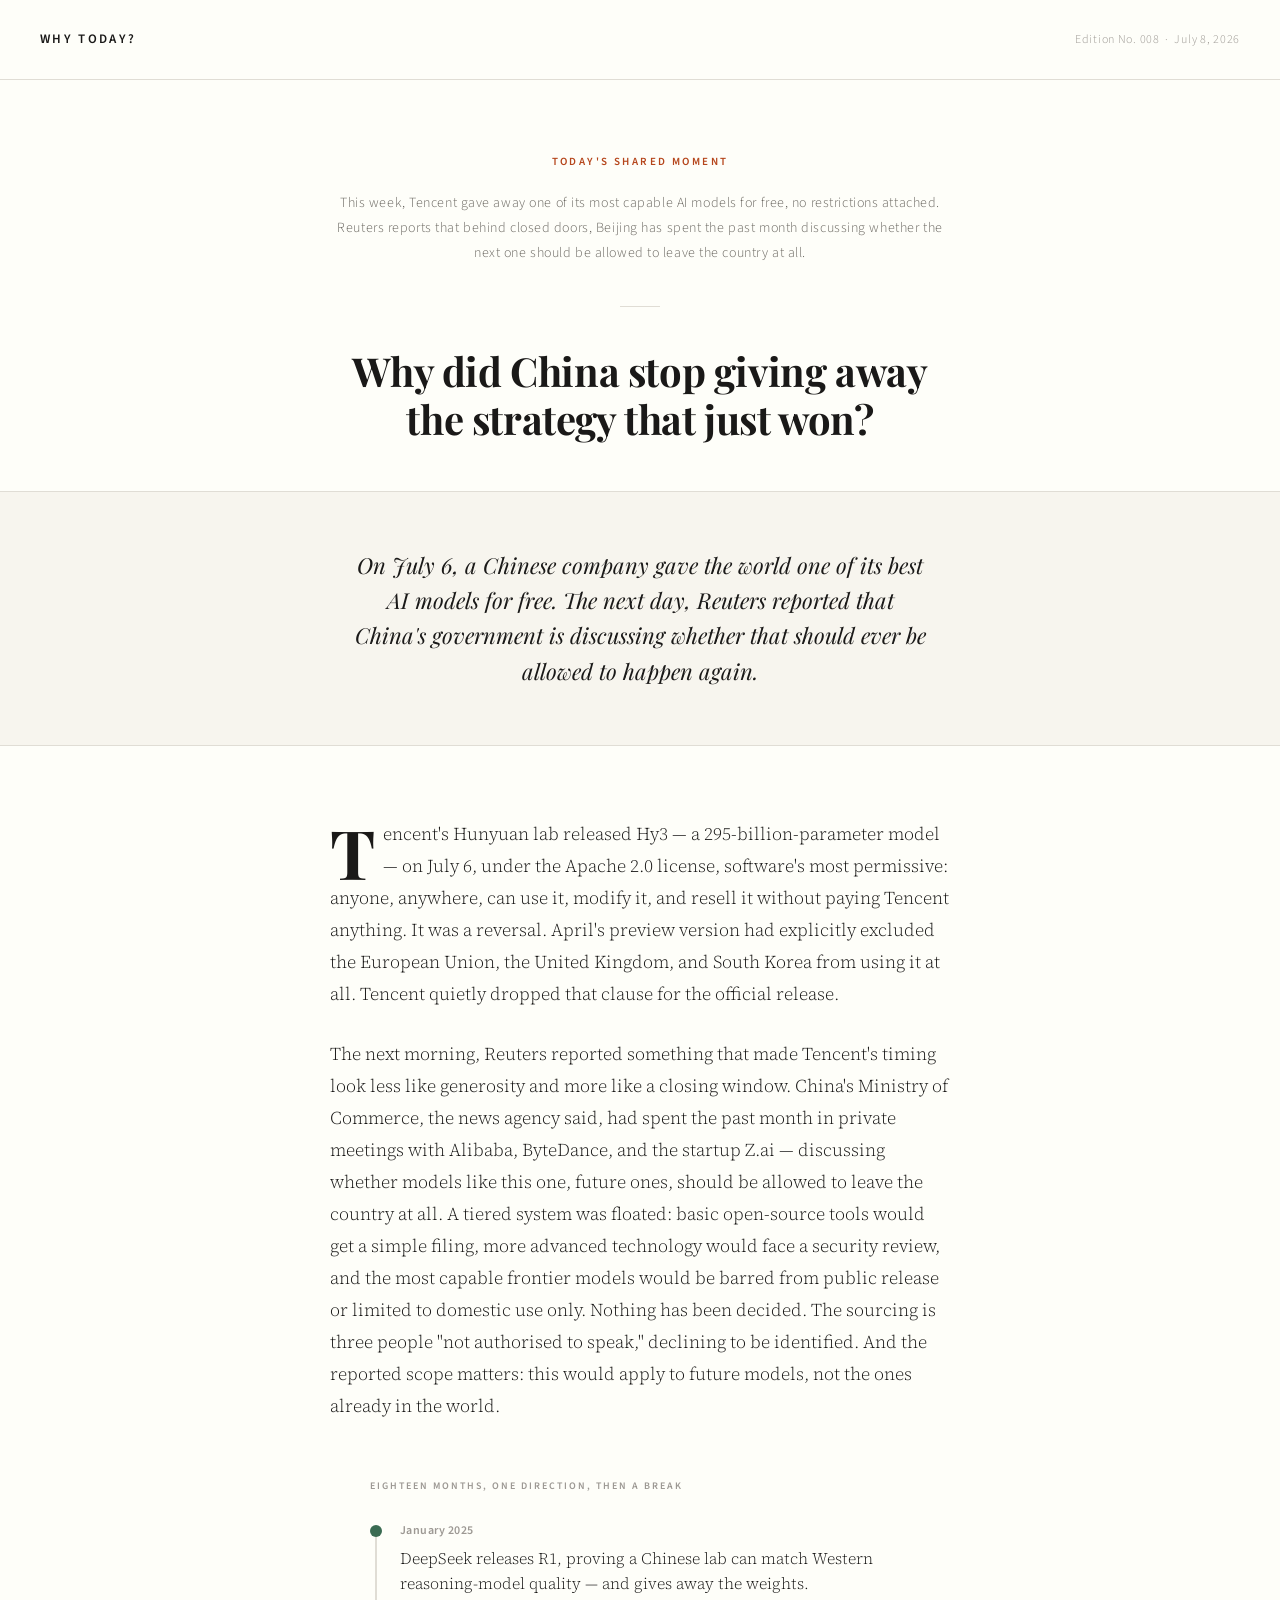
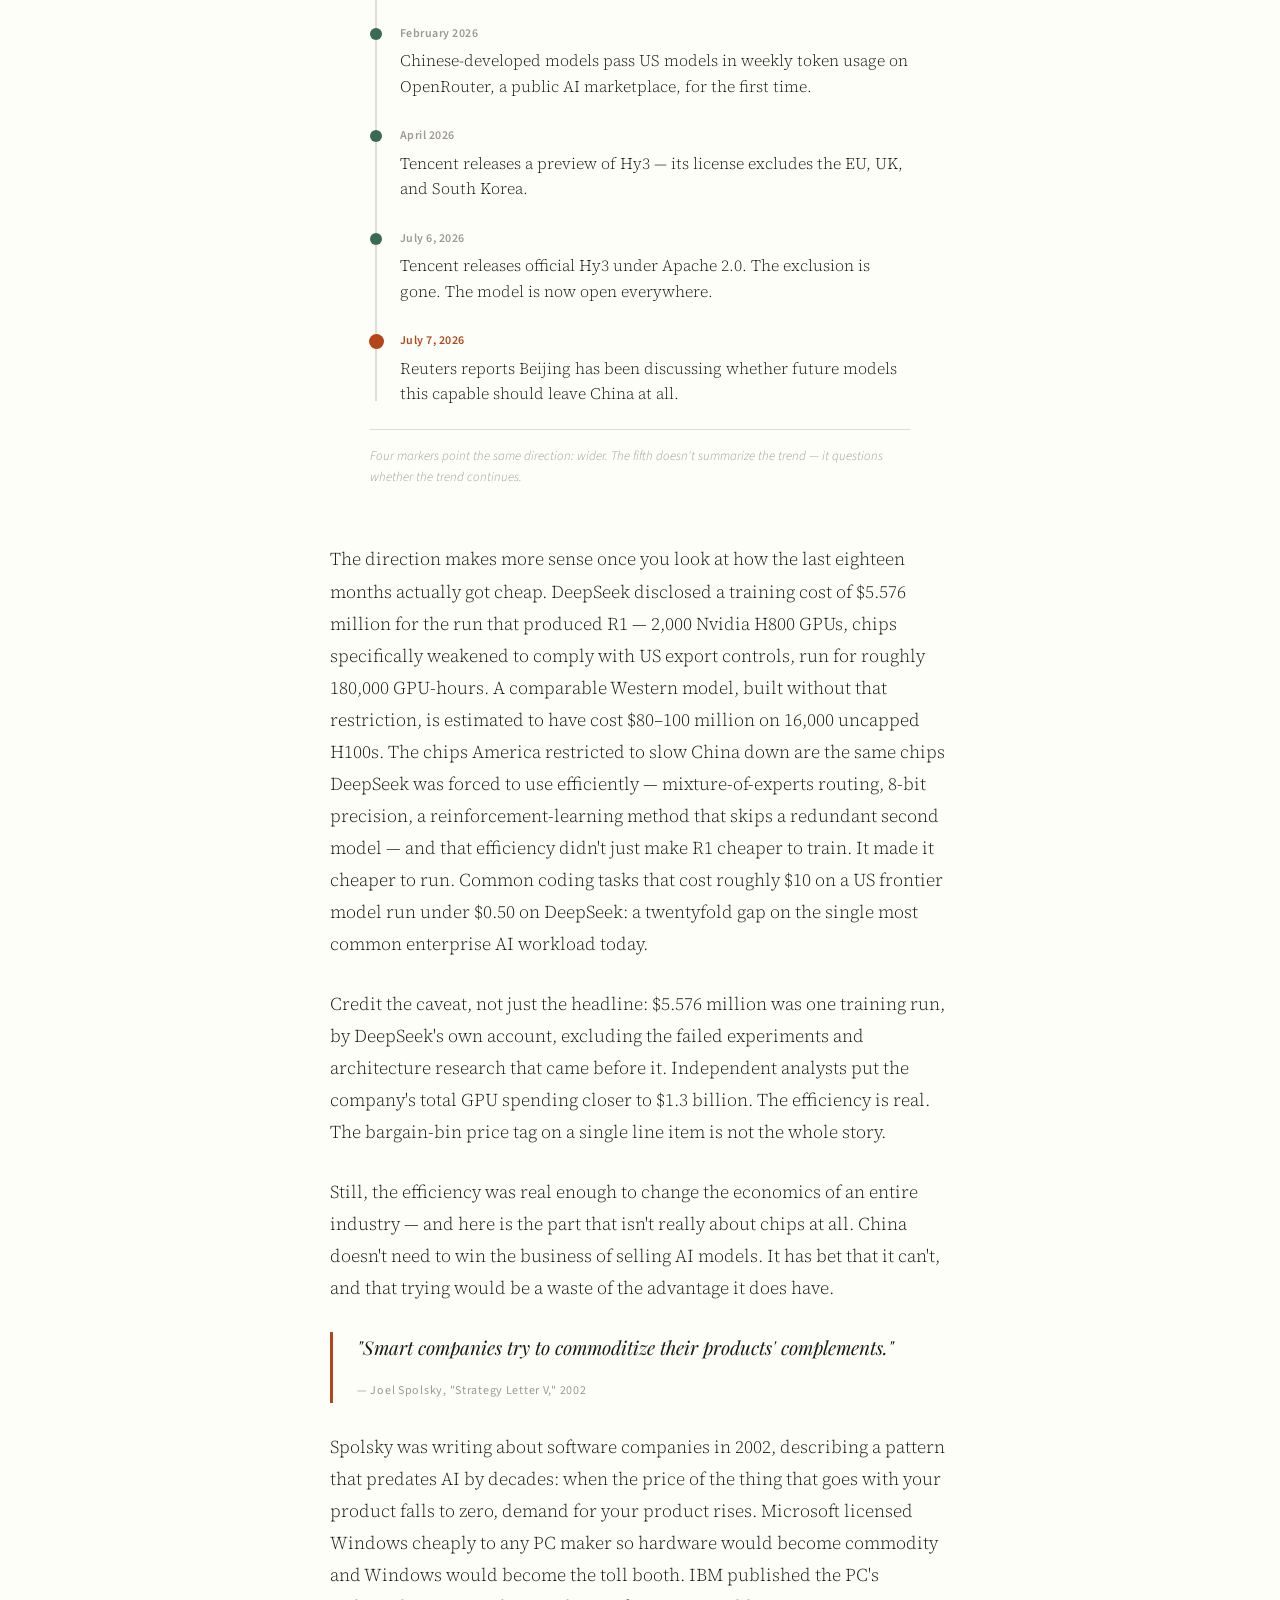
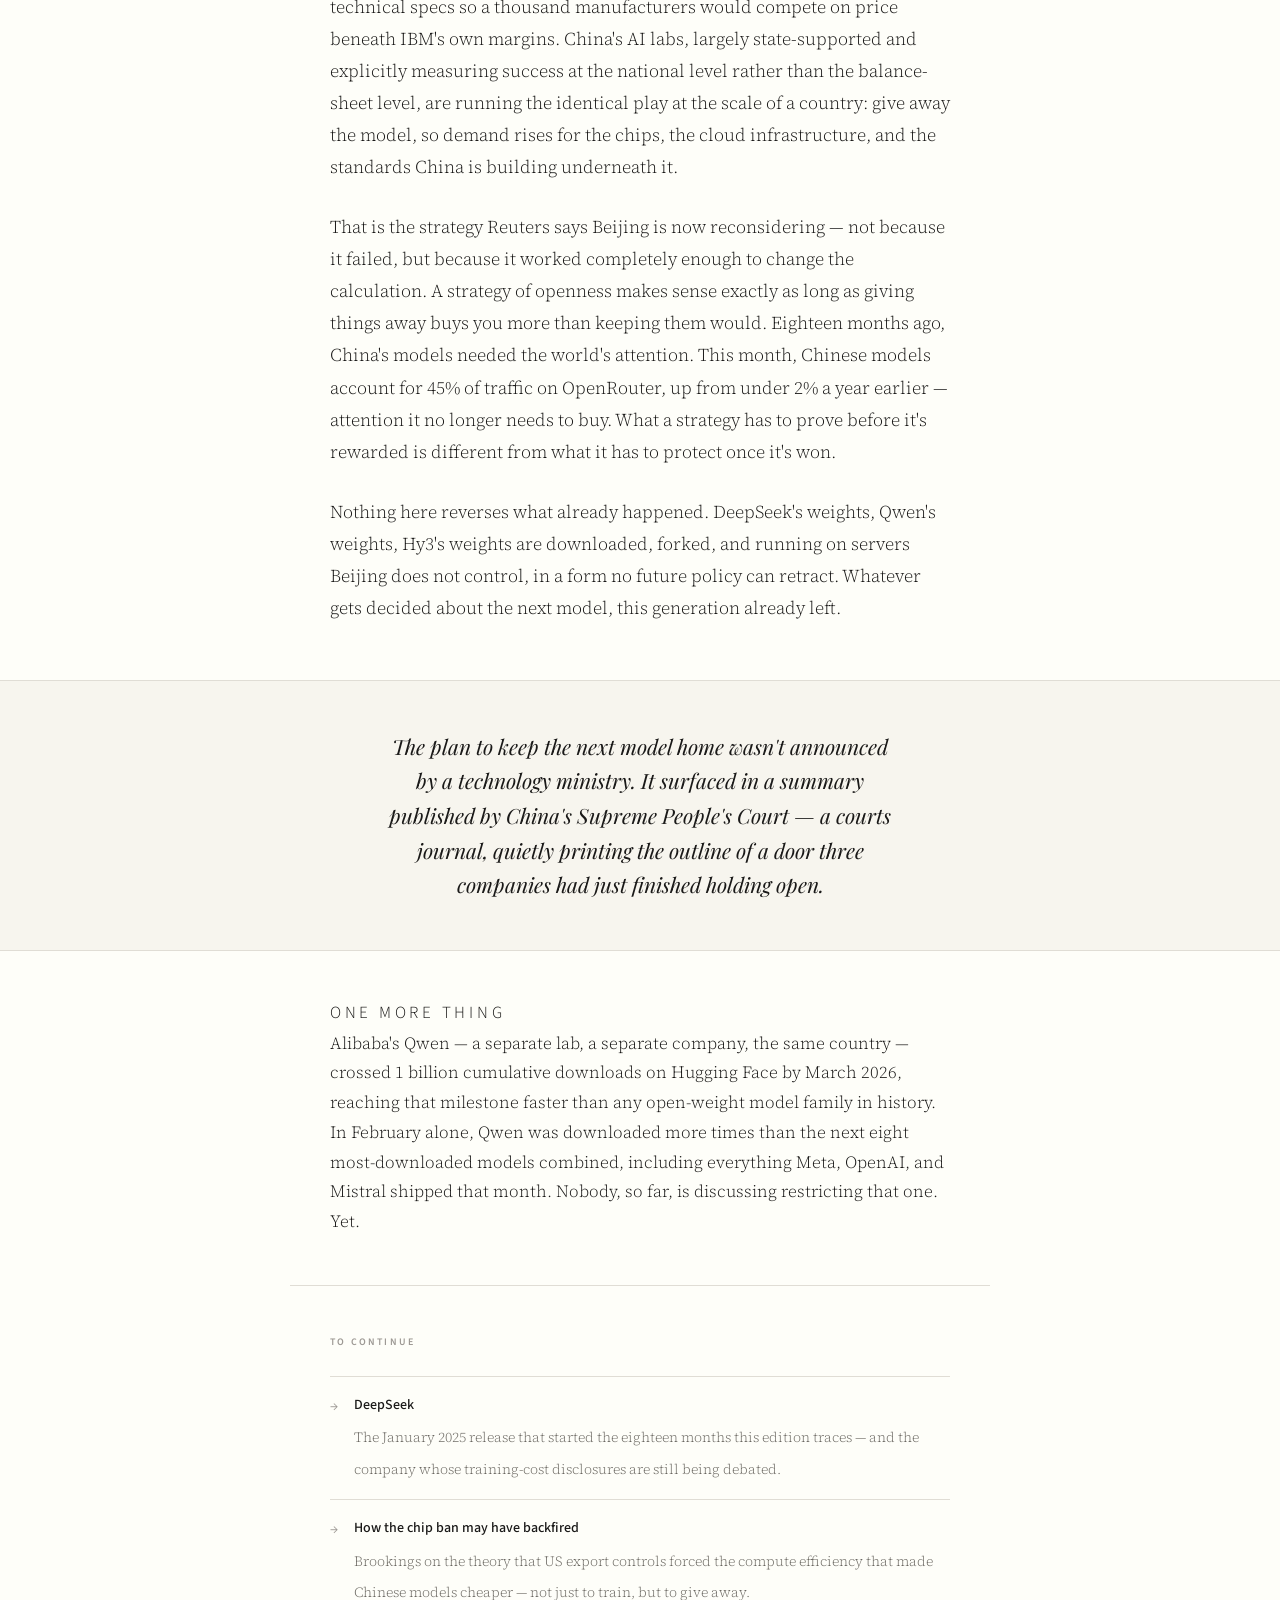
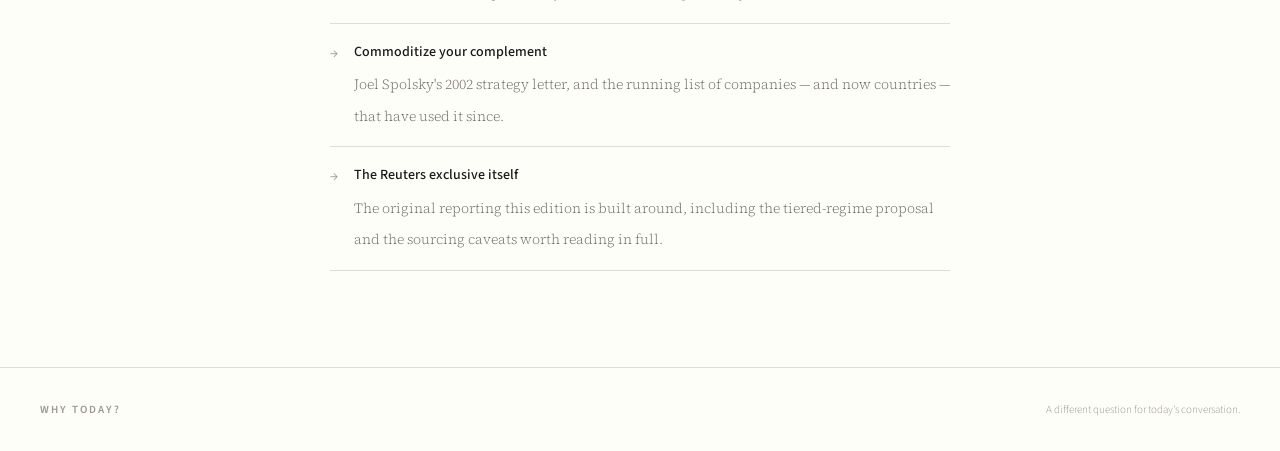
<file: docs/editions/008/index.html>
<!DOCTYPE html>
<html lang="en">
<head>
  <meta charset="UTF-8">
  <meta name="viewport" content="width=device-width, initial-scale=1.0">
  <title>Why Today? · Why did China stop giving away the strategy that just won?</title>
  <link rel="preconnect" href="https://fonts.googleapis.com">
  <link rel="preconnect" href="https://fonts.gstatic.com" crossorigin>
  <link href="https://fonts.googleapis.com/css2?family=Playfair+Display:ital,wght@0,400;0,600;0,700;1,400;1,600&family=Source+Serif+4:ital,opsz,wght@0,8..60,300;0,8..60,400;0,8..60,500;1,8..60,300;1,8..60,400&family=Source+Sans+3:wght@300;400;500;600&display=swap" rel="stylesheet">
  <style>
    *, *::before, *::after {
      box-sizing: border-box;
      margin: 0;
      padding: 0;
    }

    :root {
      --bg: #FEFEF9;
      --bg-warm: #F7F5EE;
      --text: #1A1918;
      --text-secondary: #6B6862;
      --text-tertiary: #9C9893;
      --accent: #B5451B;
      --rule: #E0DDD5;
      --max-width: 700px;

      --open: #3A6B52;
      --shut: #B5451B;
    }

    @media (prefers-color-scheme: dark) {
      :root {
        --bg: #131110;
        --bg-warm: #1C1A17;
        --text: #EDEAD3;
        --text-secondary: #9C9880;
        --text-tertiary: #6A6758;
        --accent: #CF6238;
        --rule: #2C2920;
      }
    }


    html {
      background: var(--bg);
      color: var(--text);
      font-family: 'Source Serif 4', Georgia, serif;
      font-size: 18px;
      line-height: 1.75;
      -webkit-font-smoothing: antialiased;
    }

    body { min-height: 100vh; }

    /* ── Masthead ── */
    .masthead {
      border-bottom: 1px solid var(--rule);
      padding: 28px 40px;
      display: flex;
      align-items: baseline;
      justify-content: space-between;
      gap: 24px;
    }

    .publication-name {
      font-family: 'Source Sans 3', sans-serif;
      font-weight: 600;
      font-size: 13px;
      letter-spacing: 0.18em;
      text-transform: uppercase;
    }

    .masthead-meta {
      font-family: 'Source Sans 3', sans-serif;
      font-size: 12px;
      font-weight: 300;
      color: var(--text-tertiary);
      letter-spacing: 0.06em;
      white-space: nowrap;
    }

    /* ── Hero ── */
    .hero {
      max-width: var(--max-width);
      margin: 0 auto;
      padding: 72px 40px 48px;
      text-align: center;
    }

    .moment-label {
      font-family: 'Source Sans 3', sans-serif;
      font-size: 11px;
      font-weight: 600;
      letter-spacing: 0.22em;
      text-transform: uppercase;
      color: var(--accent);
      margin-bottom: 20px;
    }

    .moment-statement {
      font-family: 'Source Sans 3', sans-serif;
      font-size: 14px;
      font-weight: 300;
      letter-spacing: 0.04em;
      color: var(--text-secondary);
      margin-bottom: 40px;
    }

    .edition-rule {
      width: 40px;
      height: 1px;
      background: var(--rule);
      margin: 0 auto 40px;
    }

    .hero-question {
      font-family: 'Playfair Display', Georgia, serif;
      font-size: 40px;
      font-weight: 700;
      line-height: 1.2;
      color: var(--text);
      letter-spacing: -0.01em;
    }

    @media (max-width: 600px) {
      .hero-question { font-size: 28px; }
    }

    /* ── Unresolved opening ── */
    .revelation-wrapper {
      background: var(--bg-warm);
      border-top: 1px solid var(--rule);
      border-bottom: 1px solid var(--rule);
      padding: 56px 40px;
      margin-bottom: 72px;
    }

    .revelation {
      max-width: 580px;
      margin: 0 auto;
      font-family: 'Playfair Display', Georgia, serif;
      font-size: 22px;
      font-style: italic;
      font-weight: 400;
      line-height: 1.6;
      color: var(--text);
      text-align: center;
    }

    /* ── Body ── */
    .body-content {
      max-width: var(--max-width);
      margin: 0 auto;
      padding: 0 40px;
    }

    p {
      font-size: 18px;
      line-height: 1.78;
      color: var(--text);
      margin-bottom: 28px;
      font-weight: 300;
    }

    p:last-child { margin-bottom: 0; }

    .body-content > p.drop-cap::first-letter {
      font-family: 'Playfair Display', Georgia, serif;
      font-size: 68px;
      font-weight: 700;
      line-height: 0.82;
      float: left;
      margin-right: 8px;
      margin-top: 6px;
      color: var(--text);
    }

    strong { font-weight: 500; }

    /* ── Timeline ── */
    .timeline-section {
      max-width: var(--max-width);
      margin: 56px auto;
      padding: 0 40px;
    }

    .timeline-label {
      font-family: 'Source Sans 3', sans-serif;
      font-size: 10px;
      font-weight: 600;
      letter-spacing: 0.20em;
      text-transform: uppercase;
      color: var(--text-tertiary);
      margin-bottom: 24px;
    }

    .timeline {
      position: relative;
      padding-left: 30px;
    }

    .timeline::before {
      content: '';
      position: absolute;
      left: 5px;
      top: 6px;
      bottom: 6px;
      width: 2px;
      background: var(--rule);
    }

    .timeline-item {
      position: relative;
      padding-bottom: 26px;
    }

    .timeline-item:last-child { padding-bottom: 0; }

    .timeline-dot {
      position: absolute;
      left: -30px;
      top: 5px;
      width: 12px;
      height: 12px;
      border-radius: 50%;
      background: var(--open);
    }

    .timeline-item.shut .timeline-dot {
      background: var(--shut);
      width: 15px;
      height: 15px;
      left: -31.5px;
      top: 3.5px;
    }

    .timeline-date {
      font-family: 'Source Sans 3', sans-serif;
      font-size: 12px;
      font-weight: 600;
      letter-spacing: 0.04em;
      color: var(--text-tertiary);
      margin-bottom: 4px;
    }

    .timeline-item.shut .timeline-date { color: var(--shut); }

    .timeline-text {
      font-size: 16px;
      line-height: 1.6;
      color: var(--text);
      font-weight: 300;
    }

    .timeline-caption {
      font-family: 'Source Sans 3', sans-serif;
      font-size: 13px;
      font-weight: 300;
      color: var(--text-tertiary);
      line-height: 1.6;
      margin-top: 22px;
      font-style: italic;
      border-top: 1px solid var(--rule);
      padding-top: 16px;
    }

    /* ── Blockquote ── */
    blockquote {
      margin: 0 0 28px;
      padding: 0 0 0 24px;
      border-left: 3px solid var(--accent);
    }

    blockquote p {
      font-family: 'Playfair Display', Georgia, serif;
      font-size: 19px;
      font-style: italic;
      font-weight: 400;
      line-height: 1.65;
      color: var(--text);
      margin-bottom: 8px;
    }

    blockquote cite {
      font-family: 'Source Sans 3', sans-serif;
      font-size: 12px;
      font-weight: 400;
      letter-spacing: 0.06em;
      color: var(--text-tertiary);
      font-style: normal;
    }

    /* ── Ending image ── */
    .ending-image {
      background: var(--bg-warm);
      border-top: 1px solid var(--rule);
      border-bottom: 1px solid var(--rule);
      margin-top: 56px;
      padding: 48px 40px;
      text-align: center;
    }

    .ending-image p {
      font-family: 'Playfair Display', Georgia, serif;
      font-size: 21px;
      font-style: italic;
      font-weight: 400;
      line-height: 1.65;
      color: var(--text);
      max-width: 520px;
      margin: 0 auto;
    }

    /* ── One More Thing ── */
    .one-more-thing {
      max-width: var(--max-width);
      margin: 0 auto;
      padding: 48px 40px;
      border-bottom: 1px solid var(--rule);
    }

    .omt-label {
      font-family: 'Source Sans 3', sans-serif;
      font-size: 10px;
      font-weight: 600;
      letter-spacing: 0.22em;
      text-transform: uppercase;
      color: var(--accent);
      margin-bottom: 18px;
    }

    .one-more-thing p {
      font-size: 17px;
      line-height: 1.75;
      color: var(--text);
      font-weight: 300;
      margin-bottom: 0;
    }

    /* ── To Continue ── */
    .to-continue {
      max-width: var(--max-width);
      margin: 0 auto;
      padding: 48px 40px 96px;
    }

    .continue-label {
      font-family: 'Source Sans 3', sans-serif;
      font-size: 10px;
      font-weight: 600;
      letter-spacing: 0.22em;
      text-transform: uppercase;
      color: var(--text-tertiary);
      margin-bottom: 24px;
    }

    .rabbit-holes {
      list-style: none;
      padding: 0;
    }

    .rabbit-holes li {
      padding: 16px 0;
      border-bottom: 1px solid var(--rule);
      display: flex;
      gap: 16px;
      align-items: flex-start;
    }

    .rabbit-holes li:first-child { border-top: 1px solid var(--rule); }

    .rabbit-holes li::before {
      content: '→';
      font-family: 'Source Sans 3', sans-serif;
      font-size: 13px;
      color: var(--text-tertiary);
      flex-shrink: 0;
      margin-top: 2px;
    }

    .rabbit-hole-text strong {
      font-family: 'Source Sans 3', sans-serif;
      font-size: 14px;
      font-weight: 500;
      color: var(--text);
      display: block;
      margin-bottom: 3px;
    }

    .rabbit-hole-text a {
      text-decoration: none;
      color: inherit;
    }

    .rabbit-hole-text a:hover strong {
      color: var(--accent);
    }

    .rabbit-hole-text span {
      font-size: 14px;
      font-weight: 300;
      color: var(--text-secondary);
      line-height: 1.6;
    }

    /* ── Footer ── */
    .footer {
      border-top: 1px solid var(--rule);
      padding: 32px 40px;
      display: flex;
      justify-content: space-between;
      align-items: center;
      gap: 24px;
    }

    .footer-name {
      font-family: 'Source Sans 3', sans-serif;
      font-size: 11px;
      font-weight: 600;
      letter-spacing: 0.18em;
      text-transform: uppercase;
      color: var(--text-tertiary);
    }

    .footer-note {
      font-family: 'Source Sans 3', sans-serif;
      font-size: 11px;
      font-weight: 300;
      color: var(--text-tertiary);
      text-align: right;
    }

    @media (max-width: 640px) {
      .masthead { padding: 20px 24px; }
      .hero { padding: 52px 24px 40px; }
      .body-content { padding: 0 24px; }
      .timeline-section { padding: 0 24px; }
      .ending-image { padding: 40px 24px; }
      .one-more-thing { padding: 40px 24px; }
      .to-continue { padding: 40px 24px 72px; }
      .footer { padding: 28px 24px; flex-direction: column; text-align: center; }
      .footer-note { text-align: center; }
    }
  </style>
</head>
<body>

  <header class="masthead">
    <span class="publication-name">Why Today?</span>
    <span class="masthead-meta">Edition No. 008 &nbsp;·&nbsp; July 8, 2026</span>
  </header>

  <section class="hero">
    <p class="moment-label">Today's Shared Moment</p>
    <p class="moment-statement">This week, Tencent gave away one of its most capable AI models for free, no restrictions attached. Reuters reports that behind closed doors, Beijing has spent the past month discussing whether the next one should be allowed to leave the country at all.</p>
    <div class="edition-rule"></div>
    <h1 class="hero-question">Why did China stop giving away the strategy that just won?</h1>
  </section>

  <div class="revelation-wrapper">
    <p class="revelation">
      On July 6, a Chinese company gave the world one of its best AI models for free. The next day, Reuters reported that China's government is discussing whether that should ever be allowed to happen again.
    </p>
  </div>

  <main class="body-content">

    <p class="drop-cap">Tencent's Hunyuan lab released Hy3 — a 295-billion-parameter model — on July 6, under the Apache 2.0 license, software's most permissive: anyone, anywhere, can use it, modify it, and resell it without paying Tencent anything. It was a reversal. April's preview version had explicitly excluded the European Union, the United Kingdom, and South Korea from using it at all. Tencent quietly dropped that clause for the official release.</p>

    <p>The next morning, Reuters reported something that made Tencent's timing look less like generosity and more like a closing window. China's Ministry of Commerce, the news agency said, had spent the past month in private meetings with Alibaba, ByteDance, and the startup Z.ai — discussing whether models like this one, future ones, should be allowed to leave the country at all. A tiered system was floated: basic open-source tools would get a simple filing, more advanced technology would face a security review, and the most capable frontier models would be barred from public release or limited to domestic use only. Nothing has been decided. The sourcing is three people "not authorised to speak," declining to be identified. And the reported scope matters: this would apply to future models, not the ones already in the world.</p>

    <div class="timeline-section">
      <p class="timeline-label">Eighteen months, one direction, then a break</p>
      <div class="timeline">
        <div class="timeline-item">
          <div class="timeline-dot"></div>
          <p class="timeline-date">January 2025</p>
          <p class="timeline-text">DeepSeek releases R1, proving a Chinese lab can match Western reasoning-model quality — and gives away the weights.</p>
        </div>
        <div class="timeline-item">
          <div class="timeline-dot"></div>
          <p class="timeline-date">February 2026</p>
          <p class="timeline-text">Chinese-developed models pass US models in weekly token usage on OpenRouter, a public AI marketplace, for the first time.</p>
        </div>
        <div class="timeline-item">
          <div class="timeline-dot"></div>
          <p class="timeline-date">April 2026</p>
          <p class="timeline-text">Tencent releases a preview of Hy3 — its license excludes the EU, UK, and South Korea.</p>
        </div>
        <div class="timeline-item">
          <div class="timeline-dot"></div>
          <p class="timeline-date">July 6, 2026</p>
          <p class="timeline-text">Tencent releases official Hy3 under Apache 2.0. The exclusion is gone. The model is now open everywhere.</p>
        </div>
        <div class="timeline-item shut">
          <div class="timeline-dot"></div>
          <p class="timeline-date">July 7, 2026</p>
          <p class="timeline-text">Reuters reports Beijing has been discussing whether future models this capable should leave China at all.</p>
        </div>
      </div>
      <p class="timeline-caption">Four markers point the same direction: wider. The fifth doesn't summarize the trend — it questions whether the trend continues.</p>
    </div>

    <p>The direction makes more sense once you look at how the last eighteen months actually got cheap. DeepSeek disclosed a training cost of $5.576 million for the run that produced R1 — 2,000 Nvidia H800 GPUs, chips specifically weakened to comply with US export controls, run for roughly 180,000 GPU-hours. A comparable Western model, built without that restriction, is estimated to have cost $80–100 million on 16,000 uncapped H100s. The chips America restricted to slow China down are the same chips DeepSeek was forced to use efficiently — mixture-of-experts routing, 8-bit precision, a reinforcement-learning method that skips a redundant second model — and that efficiency didn't just make R1 cheaper to train. It made it cheaper to run. Common coding tasks that cost roughly $10 on a US frontier model run under $0.50 on DeepSeek: a twentyfold gap on the single most common enterprise AI workload today.</p>

    <p>Credit the caveat, not just the headline: $5.576 million was one training run, by DeepSeek's own account, excluding the failed experiments and architecture research that came before it. Independent analysts put the company's total GPU spending closer to $1.3 billion. The efficiency is real. The bargain-bin price tag on a single line item is not the whole story.</p>

    <p>Still, the efficiency was real enough to change the economics of an entire industry — and here is the part that isn't really about chips at all. China doesn't need to win the business of selling AI models. It has bet that it can't, and that trying would be a waste of the advantage it does have.</p>

    <blockquote>
      <p>"Smart companies try to commoditize their products' complements."</p>
      <cite>— Joel Spolsky, "Strategy Letter V," 2002</cite>
    </blockquote>

    <p>Spolsky was writing about software companies in 2002, describing a pattern that predates AI by decades: when the price of the thing that goes with your product falls to zero, demand for your product rises. Microsoft licensed Windows cheaply to any PC maker so hardware would become commodity and Windows would become the toll booth. IBM published the PC's technical specs so a thousand manufacturers would compete on price beneath IBM's own margins. China's AI labs, largely state-supported and explicitly measuring success at the national level rather than the balance-sheet level, are running the identical play at the scale of a country: give away the model, so demand rises for the chips, the cloud infrastructure, and the standards China is building underneath it.</p>

    <p>That is the strategy Reuters says Beijing is now reconsidering — not because it failed, but because it worked completely enough to change the calculation. A strategy of openness makes sense exactly as long as giving things away buys you more than keeping them would. Eighteen months ago, China's models needed the world's attention. This month, Chinese models account for 45% of traffic on OpenRouter, up from under 2% a year earlier — attention it no longer needs to buy. What a strategy has to prove before it's rewarded is different from what it has to protect once it's won.</p>

    <p>Nothing here reverses what already happened. DeepSeek's weights, Qwen's weights, Hy3's weights are downloaded, forked, and running on servers Beijing does not control, in a form no future policy can retract. Whatever gets decided about the next model, this generation already left.</p>

  </main>

  <div class="ending-image">
    <p>The plan to keep the next model home wasn't announced by a technology ministry. It surfaced in a summary published by China's Supreme People's Court — a courts journal, quietly printing the outline of a door three companies had just finished holding open.</p>
  </div>

  <div class="one-more-thing">
    <p class="omt-label">One More Thing</p>
    <p>Alibaba's Qwen — a separate lab, a separate company, the same country — crossed 1 billion cumulative downloads on Hugging Face by March 2026, reaching that milestone faster than any open-weight model family in history. In February alone, Qwen was downloaded more times than the next eight most-downloaded models combined, including everything Meta, OpenAI, and Mistral shipped that month. Nobody, so far, is discussing restricting that one. Yet.</p>
  </div>

  <div class="to-continue">
    <p class="continue-label">To Continue</p>
    <ul class="rabbit-holes">
      <li>
        <div class="rabbit-hole-text">
          <a href="https://en.wikipedia.org/wiki/DeepSeek" target="_blank" rel="noopener"><strong>DeepSeek</strong></a>
          <span>The January 2025 release that started the eighteen months this edition traces — and the company whose training-cost disclosures are still being debated.</span>
        </div>
      </li>
      <li>
        <div class="rabbit-hole-text">
          <a href="https://www.brookings.edu/articles/deepseek-shows-the-limits-of-us-export-controls-on-ai-chips/" target="_blank" rel="noopener"><strong>How the chip ban may have backfired</strong></a>
          <span>Brookings on the theory that US export controls forced the compute efficiency that made Chinese models cheaper — not just to train, but to give away.</span>
        </div>
      </li>
      <li>
        <div class="rabbit-hole-text">
          <a href="https://gwern.net/complement" target="_blank" rel="noopener"><strong>Commoditize your complement</strong></a>
          <span>Joel Spolsky's 2002 strategy letter, and the running list of companies — and now countries — that have used it since.</span>
        </div>
      </li>
      <li>
        <div class="rabbit-hole-text">
          <a href="https://finance.yahoo.com/technology/ai/articles/exclusive-beijing-looking-curbing-overseas-101644780.html" target="_blank" rel="noopener"><strong>The Reuters exclusive itself</strong></a>
          <span>The original reporting this edition is built around, including the tiered-regime proposal and the sourcing caveats worth reading in full.</span>
        </div>
      </li>
    </ul>
  </div>

  <footer class="footer">
    <span class="footer-name">Why Today?</span>
    <span class="footer-note">A different question for today's conversation.</span>
  </footer>

</body>
</html>
</file>
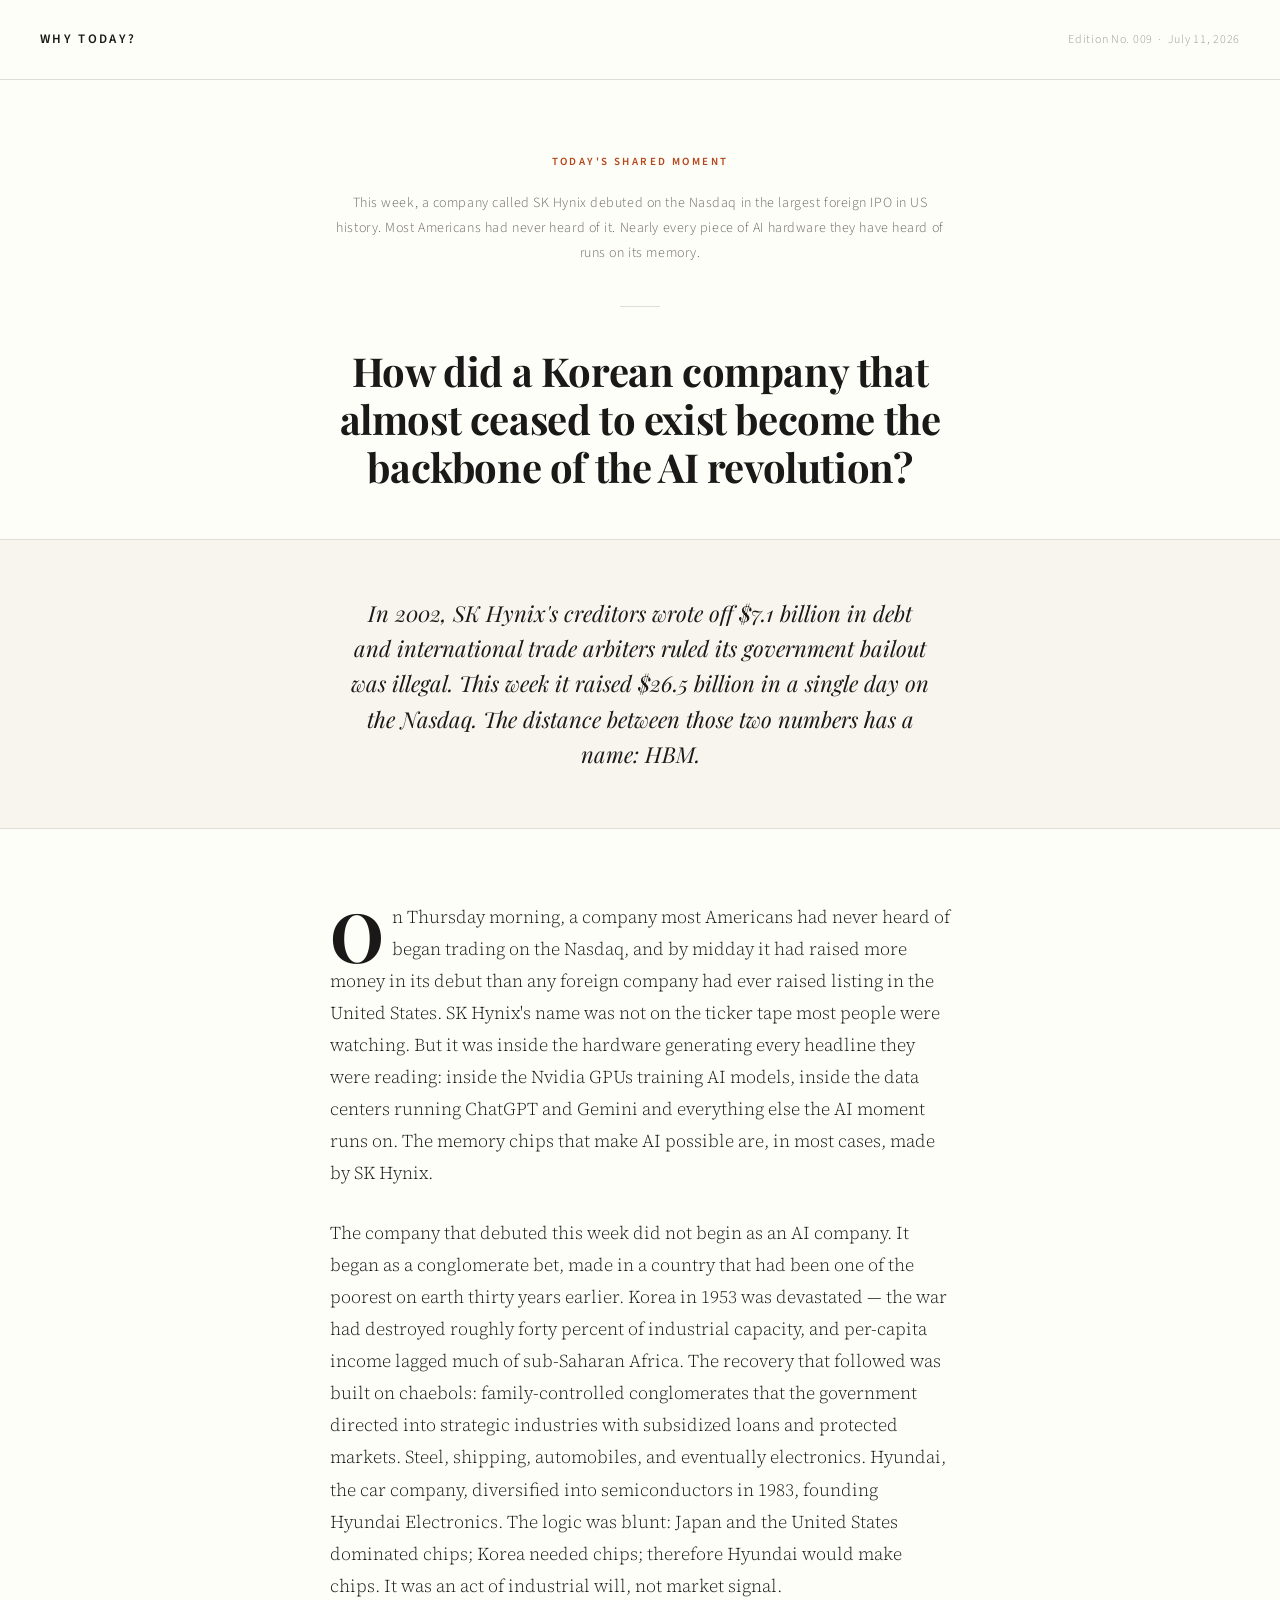
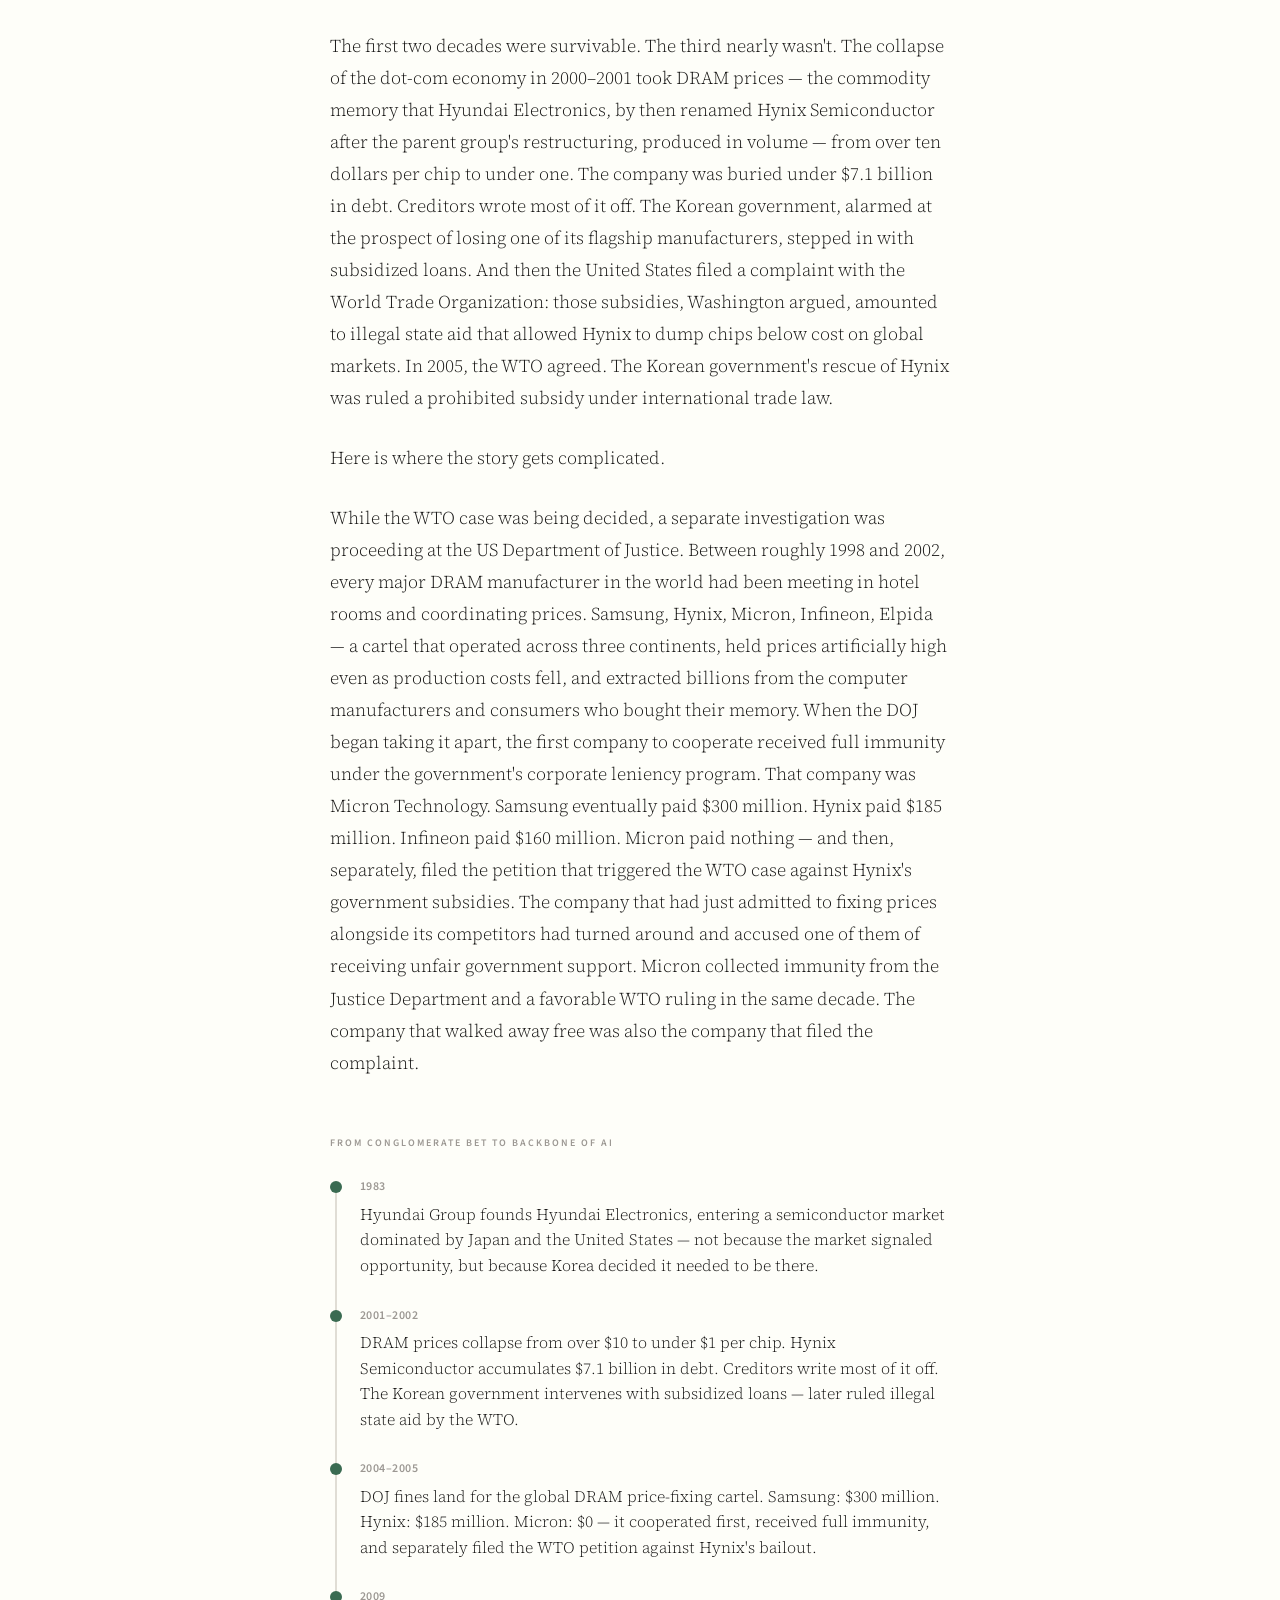
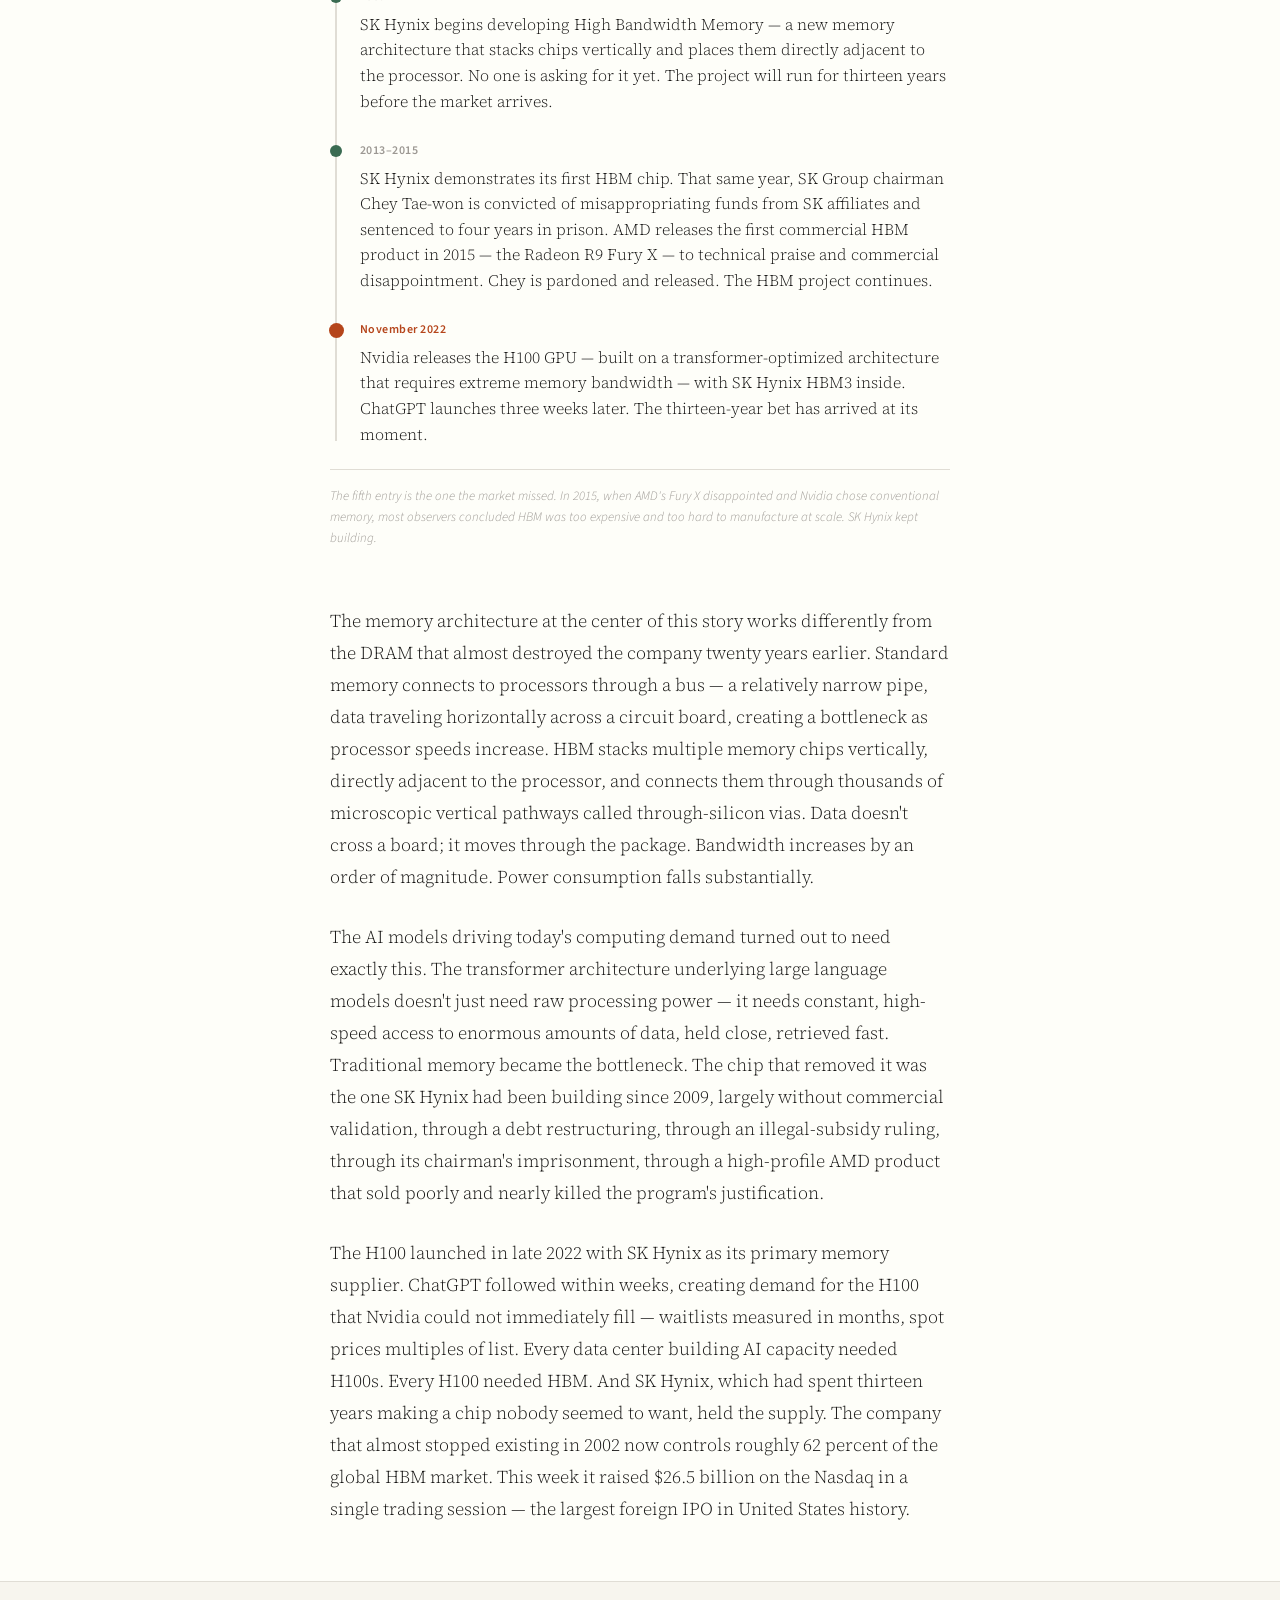
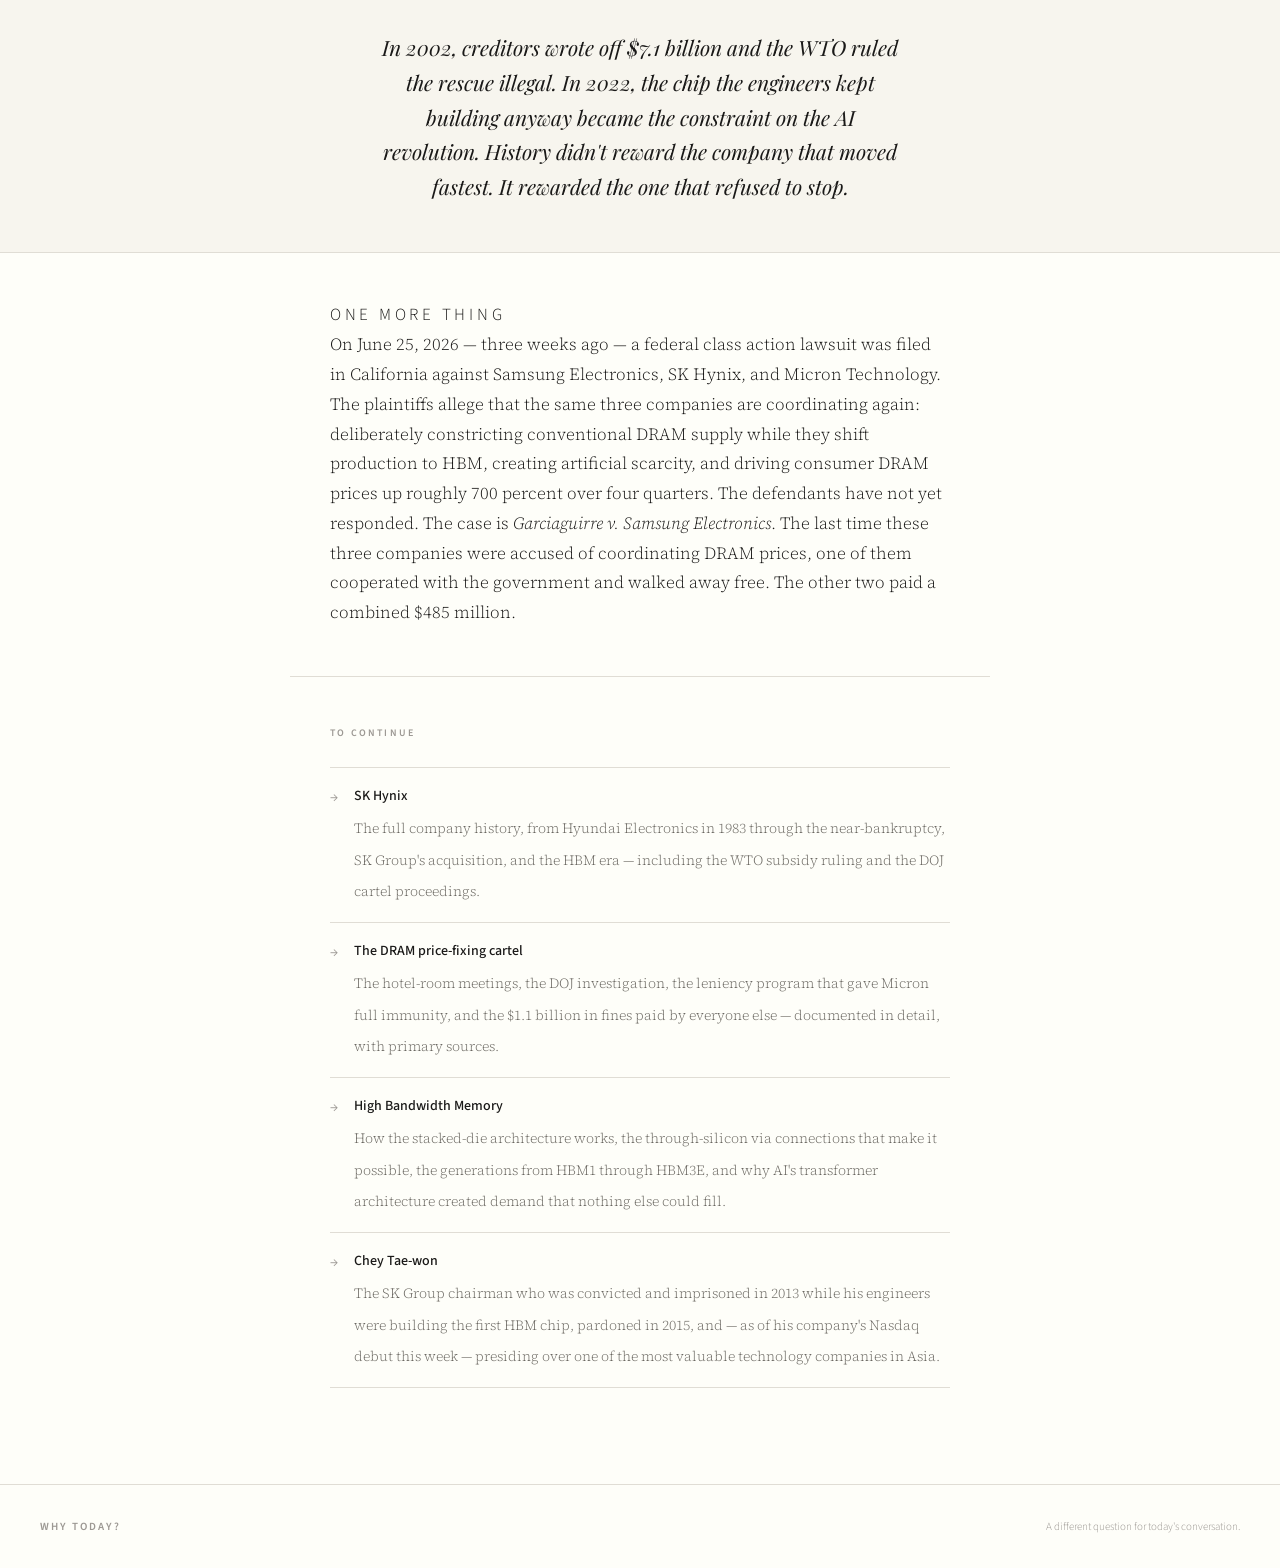
<file: docs/editions/009/index.html>
<!DOCTYPE html>
<html lang="en">
<head>
  <meta charset="UTF-8">
  <meta name="viewport" content="width=device-width, initial-scale=1.0">
  <title>Why Today? · How did a Korean company that almost ceased to exist become the backbone of the AI revolution?</title>
  <link rel="preconnect" href="https://fonts.googleapis.com">
  <link rel="preconnect" href="https://fonts.gstatic.com" crossorigin>
  <link href="https://fonts.googleapis.com/css2?family=Playfair+Display:ital,wght@0,400;0,600;0,700;1,400;1,600&family=Source+Serif+4:ital,opsz,wght@0,8..60,300;0,8..60,400;0,8..60,500;1,8..60,300;1,8..60,400&family=Source+Sans+3:wght@300;400;500;600&display=swap" rel="stylesheet">
  <style>
    *, *::before, *::after {
      box-sizing: border-box;
      margin: 0;
      padding: 0;
    }

    :root {
      --bg: #FEFEF9;
      --bg-warm: #F7F5EE;
      --text: #1A1918;
      --text-secondary: #6B6862;
      --text-tertiary: #9C9893;
      --accent: #B5451B;
      --rule: #E0DDD5;
      --max-width: 700px;

      --open: #3A6B52;
      --shut: #B5451B;
    }

    @media (prefers-color-scheme: dark) {
      :root {
        --bg: #131110;
        --bg-warm: #1C1A17;
        --text: #EDEAD3;
        --text-secondary: #9C9880;
        --text-tertiary: #6A6758;
        --accent: #CF6238;
        --rule: #2C2920;
      }
    }


    html {
      background: var(--bg);
      color: var(--text);
      font-family: 'Source Serif 4', Georgia, serif;
      font-size: 18px;
      line-height: 1.75;
      -webkit-font-smoothing: antialiased;
    }

    body { min-height: 100vh; }

    /* ── Masthead ── */
    .masthead {
      border-bottom: 1px solid var(--rule);
      padding: 28px 40px;
      display: flex;
      align-items: baseline;
      justify-content: space-between;
      gap: 24px;
    }

    .publication-name {
      font-family: 'Source Sans 3', sans-serif;
      font-weight: 600;
      font-size: 13px;
      letter-spacing: 0.18em;
      text-transform: uppercase;
    }

    .masthead-meta {
      font-family: 'Source Sans 3', sans-serif;
      font-size: 12px;
      font-weight: 300;
      color: var(--text-tertiary);
      letter-spacing: 0.06em;
      white-space: nowrap;
    }

    /* ── Hero ── */
    .hero {
      max-width: var(--max-width);
      margin: 0 auto;
      padding: 72px 40px 48px;
      text-align: center;
    }

    .moment-label {
      font-family: 'Source Sans 3', sans-serif;
      font-size: 11px;
      font-weight: 600;
      letter-spacing: 0.22em;
      text-transform: uppercase;
      color: var(--accent);
      margin-bottom: 20px;
    }

    .moment-statement {
      font-family: 'Source Sans 3', sans-serif;
      font-size: 14px;
      font-weight: 300;
      letter-spacing: 0.04em;
      color: var(--text-secondary);
      margin-bottom: 40px;
    }

    .edition-rule {
      width: 40px;
      height: 1px;
      background: var(--rule);
      margin: 0 auto 40px;
    }

    .hero-question {
      font-family: 'Playfair Display', Georgia, serif;
      font-size: 40px;
      font-weight: 700;
      line-height: 1.2;
      color: var(--text);
      letter-spacing: -0.01em;
    }

    @media (max-width: 600px) {
      .hero-question { font-size: 28px; }
    }

    /* ── Revelation ── */
    .revelation-wrapper {
      background: var(--bg-warm);
      border-top: 1px solid var(--rule);
      border-bottom: 1px solid var(--rule);
      padding: 56px 40px;
      margin-bottom: 72px;
    }

    .revelation {
      max-width: 580px;
      margin: 0 auto;
      font-family: 'Playfair Display', Georgia, serif;
      font-size: 22px;
      font-style: italic;
      font-weight: 400;
      line-height: 1.6;
      color: var(--text);
      text-align: center;
    }

    /* ── Body ── */
    .body-content {
      max-width: var(--max-width);
      margin: 0 auto;
      padding: 0 40px;
    }

    p {
      font-size: 18px;
      line-height: 1.78;
      color: var(--text);
      margin-bottom: 28px;
      font-weight: 300;
    }

    p:last-child { margin-bottom: 0; }

    .body-content > p.drop-cap::first-letter {
      font-family: 'Playfair Display', Georgia, serif;
      font-size: 68px;
      font-weight: 700;
      line-height: 0.82;
      float: left;
      margin-right: 8px;
      margin-top: 6px;
      color: var(--text);
    }

    strong { font-weight: 500; }

    /* ── Timeline ── */
    .timeline-section {
      max-width: var(--max-width);
      margin: 56px auto;
      padding: 0 40px;
    }

    .timeline-label {
      font-family: 'Source Sans 3', sans-serif;
      font-size: 10px;
      font-weight: 600;
      letter-spacing: 0.20em;
      text-transform: uppercase;
      color: var(--text-tertiary);
      margin-bottom: 24px;
    }

    .timeline {
      position: relative;
      padding-left: 30px;
    }

    .timeline::before {
      content: '';
      position: absolute;
      left: 5px;
      top: 6px;
      bottom: 6px;
      width: 2px;
      background: var(--rule);
    }

    .timeline-item {
      position: relative;
      padding-bottom: 26px;
    }

    .timeline-item:last-child { padding-bottom: 0; }

    .timeline-dot {
      position: absolute;
      left: -30px;
      top: 5px;
      width: 12px;
      height: 12px;
      border-radius: 50%;
      background: var(--open);
    }

    .timeline-item.shut .timeline-dot {
      background: var(--shut);
      width: 15px;
      height: 15px;
      left: -31.5px;
      top: 3.5px;
    }

    .timeline-date {
      font-family: 'Source Sans 3', sans-serif;
      font-size: 12px;
      font-weight: 600;
      letter-spacing: 0.04em;
      color: var(--text-tertiary);
      margin-bottom: 4px;
    }

    .timeline-item.shut .timeline-date { color: var(--shut); }

    .timeline-text {
      font-size: 16px;
      line-height: 1.6;
      color: var(--text);
      font-weight: 300;
    }

    .timeline-caption {
      font-family: 'Source Sans 3', sans-serif;
      font-size: 13px;
      font-weight: 300;
      color: var(--text-tertiary);
      line-height: 1.6;
      margin-top: 22px;
      font-style: italic;
      border-top: 1px solid var(--rule);
      padding-top: 16px;
    }

    /* ── Blockquote ── */
    blockquote {
      margin: 0 0 28px;
      padding: 0 0 0 24px;
      border-left: 3px solid var(--accent);
    }

    blockquote p {
      font-family: 'Playfair Display', Georgia, serif;
      font-size: 19px;
      font-style: italic;
      font-weight: 400;
      line-height: 1.65;
      color: var(--text);
      margin-bottom: 8px;
    }

    blockquote cite {
      font-family: 'Source Sans 3', sans-serif;
      font-size: 12px;
      font-weight: 400;
      letter-spacing: 0.06em;
      color: var(--text-tertiary);
      font-style: normal;
    }

    /* ── Ending image ── */
    .ending-image {
      background: var(--bg-warm);
      border-top: 1px solid var(--rule);
      border-bottom: 1px solid var(--rule);
      margin-top: 56px;
      padding: 48px 40px;
      text-align: center;
    }

    .ending-image p {
      font-family: 'Playfair Display', Georgia, serif;
      font-size: 21px;
      font-style: italic;
      font-weight: 400;
      line-height: 1.65;
      color: var(--text);
      max-width: 520px;
      margin: 0 auto;
    }

    /* ── One More Thing ── */
    .one-more-thing {
      max-width: var(--max-width);
      margin: 0 auto;
      padding: 48px 40px;
      border-bottom: 1px solid var(--rule);
    }

    .omt-label {
      font-family: 'Source Sans 3', sans-serif;
      font-size: 10px;
      font-weight: 600;
      letter-spacing: 0.22em;
      text-transform: uppercase;
      color: var(--accent);
      margin-bottom: 18px;
    }

    .one-more-thing p {
      font-size: 17px;
      line-height: 1.75;
      color: var(--text);
      font-weight: 300;
      margin-bottom: 0;
    }

    /* ── To Continue ── */
    .to-continue {
      max-width: var(--max-width);
      margin: 0 auto;
      padding: 48px 40px 96px;
    }

    .continue-label {
      font-family: 'Source Sans 3', sans-serif;
      font-size: 10px;
      font-weight: 600;
      letter-spacing: 0.22em;
      text-transform: uppercase;
      color: var(--text-tertiary);
      margin-bottom: 24px;
    }

    .rabbit-holes {
      list-style: none;
      padding: 0;
    }

    .rabbit-holes li {
      padding: 16px 0;
      border-bottom: 1px solid var(--rule);
      display: flex;
      gap: 16px;
      align-items: flex-start;
    }

    .rabbit-holes li:first-child { border-top: 1px solid var(--rule); }

    .rabbit-holes li::before {
      content: '→';
      font-family: 'Source Sans 3', sans-serif;
      font-size: 13px;
      color: var(--text-tertiary);
      flex-shrink: 0;
      margin-top: 2px;
    }

    .rabbit-hole-text strong {
      font-family: 'Source Sans 3', sans-serif;
      font-size: 14px;
      font-weight: 500;
      color: var(--text);
      display: block;
      margin-bottom: 3px;
    }

    .rabbit-hole-text a {
      text-decoration: none;
      color: inherit;
    }

    .rabbit-hole-text a:hover strong {
      color: var(--accent);
    }

    .rabbit-hole-text span {
      font-size: 14px;
      font-weight: 300;
      color: var(--text-secondary);
      line-height: 1.6;
    }

    /* ── Footer ── */
    .footer {
      border-top: 1px solid var(--rule);
      padding: 32px 40px;
      display: flex;
      justify-content: space-between;
      align-items: center;
      gap: 24px;
    }

    .footer-name {
      font-family: 'Source Sans 3', sans-serif;
      font-size: 11px;
      font-weight: 600;
      letter-spacing: 0.18em;
      text-transform: uppercase;
      color: var(--text-tertiary);
    }

    .footer-note {
      font-family: 'Source Sans 3', sans-serif;
      font-size: 11px;
      font-weight: 300;
      color: var(--text-tertiary);
      text-align: right;
    }

    @media (max-width: 640px) {
      .masthead { padding: 20px 24px; }
      .hero { padding: 52px 24px 40px; }
      .body-content { padding: 0 24px; }
      .timeline-section { padding: 0 24px; }
      .ending-image { padding: 40px 24px; }
      .one-more-thing { padding: 40px 24px; }
      .to-continue { padding: 40px 24px 72px; }
      .footer { padding: 28px 24px; flex-direction: column; text-align: center; }
      .footer-note { text-align: center; }
    }
  </style>
</head>
<body>

  <header class="masthead">
    <span class="publication-name">Why Today?</span>
    <span class="masthead-meta">Edition No. 009 &nbsp;·&nbsp; July 11, 2026</span>
  </header>

  <section class="hero">
    <p class="moment-label">Today's Shared Moment</p>
    <p class="moment-statement">This week, a company called SK Hynix debuted on the Nasdaq in the largest foreign IPO in US history. Most Americans had never heard of it. Nearly every piece of AI hardware they have heard of runs on its memory.</p>
    <div class="edition-rule"></div>
    <h1 class="hero-question">How did a Korean company that almost ceased to exist become the backbone of the AI revolution?</h1>
  </section>

  <div class="revelation-wrapper">
    <p class="revelation">
      In 2002, SK Hynix's creditors wrote off $7.1 billion in debt and international trade arbiters ruled its government bailout was illegal. This week it raised $26.5 billion in a single day on the Nasdaq. The distance between those two numbers has a name: HBM.
    </p>
  </div>

  <main class="body-content">

    <p class="drop-cap">On Thursday morning, a company most Americans had never heard of began trading on the Nasdaq, and by midday it had raised more money in its debut than any foreign company had ever raised listing in the United States. SK Hynix's name was not on the ticker tape most people were watching. But it was inside the hardware generating every headline they were reading: inside the Nvidia GPUs training AI models, inside the data centers running ChatGPT and Gemini and everything else the AI moment runs on. The memory chips that make AI possible are, in most cases, made by SK Hynix.</p>

    <p>The company that debuted this week did not begin as an AI company. It began as a conglomerate bet, made in a country that had been one of the poorest on earth thirty years earlier. Korea in 1953 was devastated — the war had destroyed roughly forty percent of industrial capacity, and per-capita income lagged much of sub-Saharan Africa. The recovery that followed was built on chaebols: family-controlled conglomerates that the government directed into strategic industries with subsidized loans and protected markets. Steel, shipping, automobiles, and eventually electronics. Hyundai, the car company, diversified into semiconductors in 1983, founding Hyundai Electronics. The logic was blunt: Japan and the United States dominated chips; Korea needed chips; therefore Hyundai would make chips. It was an act of industrial will, not market signal.</p>

    <p>The first two decades were survivable. The third nearly wasn't. The collapse of the dot-com economy in 2000–2001 took DRAM prices — the commodity memory that Hyundai Electronics, by then renamed Hynix Semiconductor after the parent group's restructuring, produced in volume — from over ten dollars per chip to under one. The company was buried under $7.1 billion in debt. Creditors wrote most of it off. The Korean government, alarmed at the prospect of losing one of its flagship manufacturers, stepped in with subsidized loans. And then the United States filed a complaint with the World Trade Organization: those subsidies, Washington argued, amounted to illegal state aid that allowed Hynix to dump chips below cost on global markets. In 2005, the WTO agreed. The Korean government's rescue of Hynix was ruled a prohibited subsidy under international trade law.</p>

    <p>Here is where the story gets complicated.</p>

    <p>While the WTO case was being decided, a separate investigation was proceeding at the US Department of Justice. Between roughly 1998 and 2002, every major DRAM manufacturer in the world had been meeting in hotel rooms and coordinating prices. Samsung, Hynix, Micron, Infineon, Elpida — a cartel that operated across three continents, held prices artificially high even as production costs fell, and extracted billions from the computer manufacturers and consumers who bought their memory. When the DOJ began taking it apart, the first company to cooperate received full immunity under the government's corporate leniency program. That company was Micron Technology. Samsung eventually paid $300 million. Hynix paid $185 million. Infineon paid $160 million. Micron paid nothing — and then, separately, filed the petition that triggered the WTO case against Hynix's government subsidies. The company that had just admitted to fixing prices alongside its competitors had turned around and accused one of them of receiving unfair government support. Micron collected immunity from the Justice Department and a favorable WTO ruling in the same decade. The company that walked away free was also the company that filed the complaint.</p>

  </main>

  <div class="timeline-section">
    <p class="timeline-label">From conglomerate bet to backbone of AI</p>
    <div class="timeline">
      <div class="timeline-item">
        <div class="timeline-dot"></div>
        <p class="timeline-date">1983</p>
        <p class="timeline-text">Hyundai Group founds Hyundai Electronics, entering a semiconductor market dominated by Japan and the United States — not because the market signaled opportunity, but because Korea decided it needed to be there.</p>
      </div>
      <div class="timeline-item">
        <div class="timeline-dot"></div>
        <p class="timeline-date">2001–2002</p>
        <p class="timeline-text">DRAM prices collapse from over $10 to under $1 per chip. Hynix Semiconductor accumulates $7.1 billion in debt. Creditors write most of it off. The Korean government intervenes with subsidized loans — later ruled illegal state aid by the WTO.</p>
      </div>
      <div class="timeline-item">
        <div class="timeline-dot"></div>
        <p class="timeline-date">2004–2005</p>
        <p class="timeline-text">DOJ fines land for the global DRAM price-fixing cartel. Samsung: $300 million. Hynix: $185 million. Micron: $0 — it cooperated first, received full immunity, and separately filed the WTO petition against Hynix's bailout.</p>
      </div>
      <div class="timeline-item">
        <div class="timeline-dot"></div>
        <p class="timeline-date">2009</p>
        <p class="timeline-text">SK Hynix begins developing High Bandwidth Memory — a new memory architecture that stacks chips vertically and places them directly adjacent to the processor. No one is asking for it yet. The project will run for thirteen years before the market arrives.</p>
      </div>
      <div class="timeline-item">
        <div class="timeline-dot"></div>
        <p class="timeline-date">2013–2015</p>
        <p class="timeline-text">SK Hynix demonstrates its first HBM chip. That same year, SK Group chairman Chey Tae-won is convicted of misappropriating funds from SK affiliates and sentenced to four years in prison. AMD releases the first commercial HBM product in 2015 — the Radeon R9 Fury X — to technical praise and commercial disappointment. Chey is pardoned and released. The HBM project continues.</p>
      </div>
      <div class="timeline-item shut">
        <div class="timeline-dot"></div>
        <p class="timeline-date">November 2022</p>
        <p class="timeline-text">Nvidia releases the H100 GPU — built on a transformer-optimized architecture that requires extreme memory bandwidth — with SK Hynix HBM3 inside. ChatGPT launches three weeks later. The thirteen-year bet has arrived at its moment.</p>
      </div>
    </div>
    <p class="timeline-caption">The fifth entry is the one the market missed. In 2015, when AMD's Fury X disappointed and Nvidia chose conventional memory, most observers concluded HBM was too expensive and too hard to manufacture at scale. SK Hynix kept building.</p>
  </div>

  <main class="body-content">

    <p>The memory architecture at the center of this story works differently from the DRAM that almost destroyed the company twenty years earlier. Standard memory connects to processors through a bus — a relatively narrow pipe, data traveling horizontally across a circuit board, creating a bottleneck as processor speeds increase. HBM stacks multiple memory chips vertically, directly adjacent to the processor, and connects them through thousands of microscopic vertical pathways called through-silicon vias. Data doesn't cross a board; it moves through the package. Bandwidth increases by an order of magnitude. Power consumption falls substantially.</p>

    <p>The AI models driving today's computing demand turned out to need exactly this. The transformer architecture underlying large language models doesn't just need raw processing power — it needs constant, high-speed access to enormous amounts of data, held close, retrieved fast. Traditional memory became the bottleneck. The chip that removed it was the one SK Hynix had been building since 2009, largely without commercial validation, through a debt restructuring, through an illegal-subsidy ruling, through its chairman's imprisonment, through a high-profile AMD product that sold poorly and nearly killed the program's justification.</p>

    <p>The H100 launched in late 2022 with SK Hynix as its primary memory supplier. ChatGPT followed within weeks, creating demand for the H100 that Nvidia could not immediately fill — waitlists measured in months, spot prices multiples of list. Every data center building AI capacity needed H100s. Every H100 needed HBM. And SK Hynix, which had spent thirteen years making a chip nobody seemed to want, held the supply. The company that almost stopped existing in 2002 now controls roughly 62 percent of the global HBM market. This week it raised $26.5 billion on the Nasdaq in a single trading session — the largest foreign IPO in United States history.</p>

  </main>

  <div class="ending-image">
    <p>In 2002, creditors wrote off $7.1 billion and the WTO ruled the rescue illegal. In 2022, the chip the engineers kept building anyway became the constraint on the AI revolution. History didn't reward the company that moved fastest. It rewarded the one that refused to stop.</p>
  </div>

  <div class="one-more-thing">
    <p class="omt-label">One More Thing</p>
    <p>On June 25, 2026 — three weeks ago — a federal class action lawsuit was filed in California against Samsung Electronics, SK Hynix, and Micron Technology. The plaintiffs allege that the same three companies are coordinating again: deliberately constricting conventional DRAM supply while they shift production to HBM, creating artificial scarcity, and driving consumer DRAM prices up roughly 700 percent over four quarters. The defendants have not yet responded. The case is <em>Garciaguirre v. Samsung Electronics</em>. The last time these three companies were accused of coordinating DRAM prices, one of them cooperated with the government and walked away free. The other two paid a combined $485 million.</p>
  </div>

  <div class="to-continue">
    <p class="continue-label">To Continue</p>
    <ul class="rabbit-holes">
      <li>
        <div class="rabbit-hole-text">
          <a href="https://en.wikipedia.org/wiki/SK_Hynix" target="_blank" rel="noopener"><strong>SK Hynix</strong></a>
          <span>The full company history, from Hyundai Electronics in 1983 through the near-bankruptcy, SK Group's acquisition, and the HBM era — including the WTO subsidy ruling and the DOJ cartel proceedings.</span>
        </div>
      </li>
      <li>
        <div class="rabbit-hole-text">
          <a href="https://en.wikipedia.org/wiki/DRAM_price_fixing" target="_blank" rel="noopener"><strong>The DRAM price-fixing cartel</strong></a>
          <span>The hotel-room meetings, the DOJ investigation, the leniency program that gave Micron full immunity, and the $1.1 billion in fines paid by everyone else — documented in detail, with primary sources.</span>
        </div>
      </li>
      <li>
        <div class="rabbit-hole-text">
          <a href="https://en.wikipedia.org/wiki/High_Bandwidth_Memory" target="_blank" rel="noopener"><strong>High Bandwidth Memory</strong></a>
          <span>How the stacked-die architecture works, the through-silicon via connections that make it possible, the generations from HBM1 through HBM3E, and why AI's transformer architecture created demand that nothing else could fill.</span>
        </div>
      </li>
      <li>
        <div class="rabbit-hole-text">
          <a href="https://en.wikipedia.org/wiki/Chey_Tae-won" target="_blank" rel="noopener"><strong>Chey Tae-won</strong></a>
          <span>The SK Group chairman who was convicted and imprisoned in 2013 while his engineers were building the first HBM chip, pardoned in 2015, and — as of his company's Nasdaq debut this week — presiding over one of the most valuable technology companies in Asia.</span>
        </div>
      </li>
    </ul>
  </div>

  <footer class="footer">
    <span class="footer-name">Why Today?</span>
    <span class="footer-note">A different question for today's conversation.</span>
  </footer>

</body>
</html>
</file>
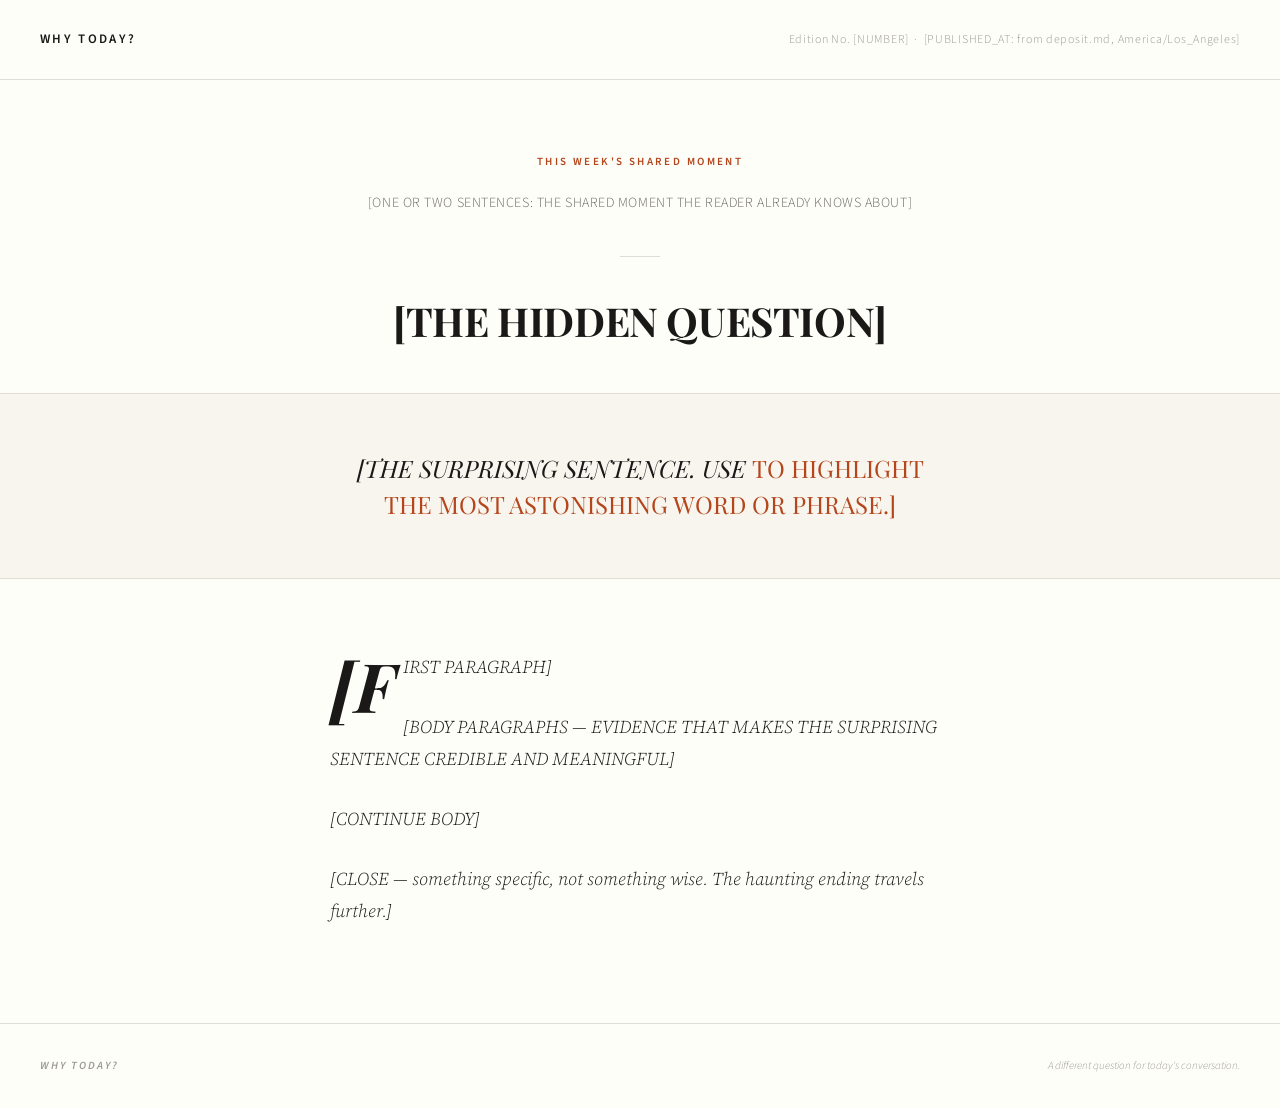
<file: templates/edition-template.html>
<!--
  BEFORE EDITING THIS FILE:
  Fill in metadata.yaml first. That file is the canonical source of truth for:
    edition, slug, published_at (America/Los_Angeles), shared_moment,
    hidden_question, surprising_sentence, emotional_register, carry_type.

  Copy values from metadata.yaml into the HTML below by hand.
  When in doubt about the publication date, read metadata.yaml — not this file.
-->
<!DOCTYPE html>
<html lang="en">
<head>
  <meta charset="UTF-8">
  <meta name="viewport" content="width=device-width, initial-scale=1.0">
  <title>Why Today? · [HIDDEN QUESTION]</title>
  <link rel="preconnect" href="https://fonts.googleapis.com">
  <link rel="preconnect" href="https://fonts.gstatic.com" crossorigin>
  <link href="https://fonts.googleapis.com/css2?family=Playfair+Display:ital,wght@0,400;0,600;0,700;1,400;1,600&family=Source+Serif+4:ital,opsz,wght@0,8..60,300;0,8..60,400;0,8..60,500;1,8..60,300;1,8..60,400&family=Source+Sans+3:wght@300;400;500;600&display=swap" rel="stylesheet">
  <style>
    *, *::before, *::after {
      box-sizing: border-box;
      margin: 0;
      padding: 0;
    }

    :root {
      --bg: #FEFEF9;
      --bg-warm: #F7F5EE;
      --text: #1A1918;
      --text-secondary: #6B6862;
      --text-tertiary: #9C9893;
      --accent: #B5451B;
      --accent-light: #F2E8E3;
      --rule: #E0DDD5;
      --max-width: 700px;
    }

    html {
      background: var(--bg);
      color: var(--text);
      font-family: 'Source Serif 4', Georgia, serif;
      font-size: 18px;
      line-height: 1.75;
      -webkit-font-smoothing: antialiased;
    }

    body { min-height: 100vh; }

    /* ─── MASTHEAD ─── */

    .masthead {
      border-bottom: 1px solid var(--rule);
      padding: 28px 40px;
      display: flex;
      align-items: baseline;
      justify-content: space-between;
      gap: 24px;
    }

    .publication-name {
      font-family: 'Source Sans 3', sans-serif;
      font-weight: 600;
      font-size: 13px;
      letter-spacing: 0.18em;
      text-transform: uppercase;
    }

    .masthead-meta {
      font-family: 'Source Sans 3', sans-serif;
      font-size: 12px;
      font-weight: 300;
      color: var(--text-tertiary);
      letter-spacing: 0.06em;
      white-space: nowrap;
    }

    /* ─── HERO ─── */

    .hero {
      max-width: var(--max-width);
      margin: 0 auto;
      padding: 72px 40px 48px;
      text-align: center;
    }

    .moment-label {
      font-family: 'Source Sans 3', sans-serif;
      font-size: 11px;
      font-weight: 600;
      letter-spacing: 0.22em;
      text-transform: uppercase;
      color: var(--accent);
      margin-bottom: 20px;
    }

    .moment-statement {
      font-family: 'Source Sans 3', sans-serif;
      font-size: 14px;
      font-weight: 300;
      letter-spacing: 0.04em;
      color: var(--text-secondary);
      margin-bottom: 40px;
    }

    .edition-rule {
      width: 40px;
      height: 1px;
      background: var(--rule);
      margin: 0 auto 40px;
    }

    .hero-question {
      font-family: 'Playfair Display', Georgia, serif;
      font-size: 40px;
      font-weight: 700;
      line-height: 1.2;
      color: var(--text);
      letter-spacing: -0.01em;
    }

    @media (max-width: 600px) {
      .hero-question { font-size: 28px; }
    }

    /* ─── SURPRISING SENTENCE ─── */

    .surprising-sentence-wrapper {
      background: var(--bg-warm);
      border-top: 1px solid var(--rule);
      border-bottom: 1px solid var(--rule);
      padding: 56px 40px;
      margin-bottom: 72px;
    }

    .surprising-sentence {
      max-width: 580px;
      margin: 0 auto;
      font-family: 'Playfair Display', Georgia, serif;
      font-size: 24px;
      font-style: italic;
      font-weight: 400;
      line-height: 1.5;
      color: var(--text);
      text-align: center;
    }

    .surprising-sentence em {
      font-style: normal;
      color: var(--accent);
    }

    /* ─── BODY ─── */

    .body-content {
      max-width: var(--max-width);
      margin: 0 auto;
      padding: 0 40px 96px;
    }

    p {
      font-size: 18px;
      line-height: 1.78;
      color: var(--text);
      margin-bottom: 28px;
      font-weight: 300;
    }

    p:last-child { margin-bottom: 0; }

    .body-content > p.drop-cap::first-letter {
      font-family: 'Playfair Display', Georgia, serif;
      font-size: 68px;
      font-weight: 700;
      line-height: 0.82;
      float: left;
      margin-right: 8px;
      margin-top: 6px;
      color: var(--text);
    }

    /* ─── OPTIONAL: REVELATION BLOCK ─── */
    /*
    .revelation {
      background: var(--text);
      color: var(--bg);
      margin: 64px -40px;
      padding: 64px 40px;
    }

    .revelation-text {
      max-width: 580px;
      margin: 0 auto;
      font-family: 'Playfair Display', Georgia, serif;
      font-size: 28px;
      font-style: italic;
      font-weight: 400;
      line-height: 1.45;
      text-align: center;
    }
    */

    /* ─── OPTIONAL: SECTION LABELS ─── */
    /*
    .section-label {
      font-family: 'Source Sans 3', sans-serif;
      font-size: 10px;
      font-weight: 600;
      letter-spacing: 0.24em;
      text-transform: uppercase;
      color: var(--text-tertiary);
      margin-bottom: 20px;
    }
    */

    strong { font-weight: 500; }

    /* ─── FOOTER ─── */

    .footer {
      border-top: 1px solid var(--rule);
      padding: 32px 40px;
      display: flex;
      justify-content: space-between;
      align-items: center;
      gap: 24px;
    }

    .footer-name {
      font-family: 'Source Sans 3', sans-serif;
      font-size: 11px;
      font-weight: 600;
      letter-spacing: 0.18em;
      text-transform: uppercase;
      color: var(--text-tertiary);
    }

    .footer-note {
      font-family: 'Source Sans 3', sans-serif;
      font-size: 11px;
      font-weight: 300;
      color: var(--text-tertiary);
      text-align: right;
    }

    @media (max-width: 640px) {
      .masthead { padding: 20px 24px; }
      .hero { padding: 52px 24px 40px; }
      .body-content { padding: 0 24px 72px; }
      .footer { padding: 28px 24px; flex-direction: column; text-align: center; }
      .footer-note { text-align: center; }
    }
  </style>
</head>
<body>

  <!-- MASTHEAD -->
  <!--
    DATE: Use the published_at value from deposit.md (America/Los_Angeles).
    This is the publication date — when the edition was written and published.
    It is NOT the shared moment date, which may differ (e.g. an evening event
    published the morning of). Format: "Month D, YYYY" (e.g. "June 30, 2026").
  -->
  <header class="masthead">
    <span class="publication-name">Why Today?</span>
    <span class="masthead-meta">Edition No. [NUMBER] &nbsp;·&nbsp; [PUBLISHED_AT: from deposit.md, America/Los_Angeles]</span>
  </header>

  <!-- HERO -->
  <section class="hero">
    <p class="moment-label">This Week's Shared Moment</p>
    <p class="moment-statement">[ONE OR TWO SENTENCES: THE SHARED MOMENT THE READER ALREADY KNOWS ABOUT]</p>
    <div class="edition-rule"></div>
    <h1 class="hero-question">[THE HIDDEN QUESTION]</h1>
  </section>

  <!-- SURPRISING SENTENCE -->
  <div class="surprising-sentence-wrapper">
    <p class="surprising-sentence">
      [THE SURPRISING SENTENCE. USE <em> TO HIGHLIGHT THE MOST ASTONISHING WORD OR PHRASE.]
    </p>
  </div>

  <!-- BODY -->
  <main class="body-content">

    <!--
      ASK BEFORE INHERITING ANY STRUCTURE FROM PREVIOUS EDITIONS:
      - Does this edition need a revelation block?
      - Does it need section labels?
      - Does it need a visual element?
      - Does it need a coda?
      - Does it need seriousness?
      Let the topic determine the form. Do not inherit structure.
    -->

    <p class="drop-cap">[FIRST PARAGRAPH]</p>

    <p>[BODY PARAGRAPHS — EVIDENCE THAT MAKES THE SURPRISING SENTENCE CREDIBLE AND MEANINGFUL]</p>

    <!-- Optional: visual element here if the content wants to become non-prose -->

    <p>[CONTINUE BODY]</p>

    <!-- Optional: revelation block here if the edition independently wants one -->

    <p>[CLOSE — something specific, not something wise. The haunting ending travels further.]</p>

  </main>

  <!-- FOOTER -->
  <footer class="footer">
    <span class="footer-name">Why Today?</span>
    <span class="footer-note">A different question for today's conversation.</span>
  </footer>

</body>
</html>
</file>
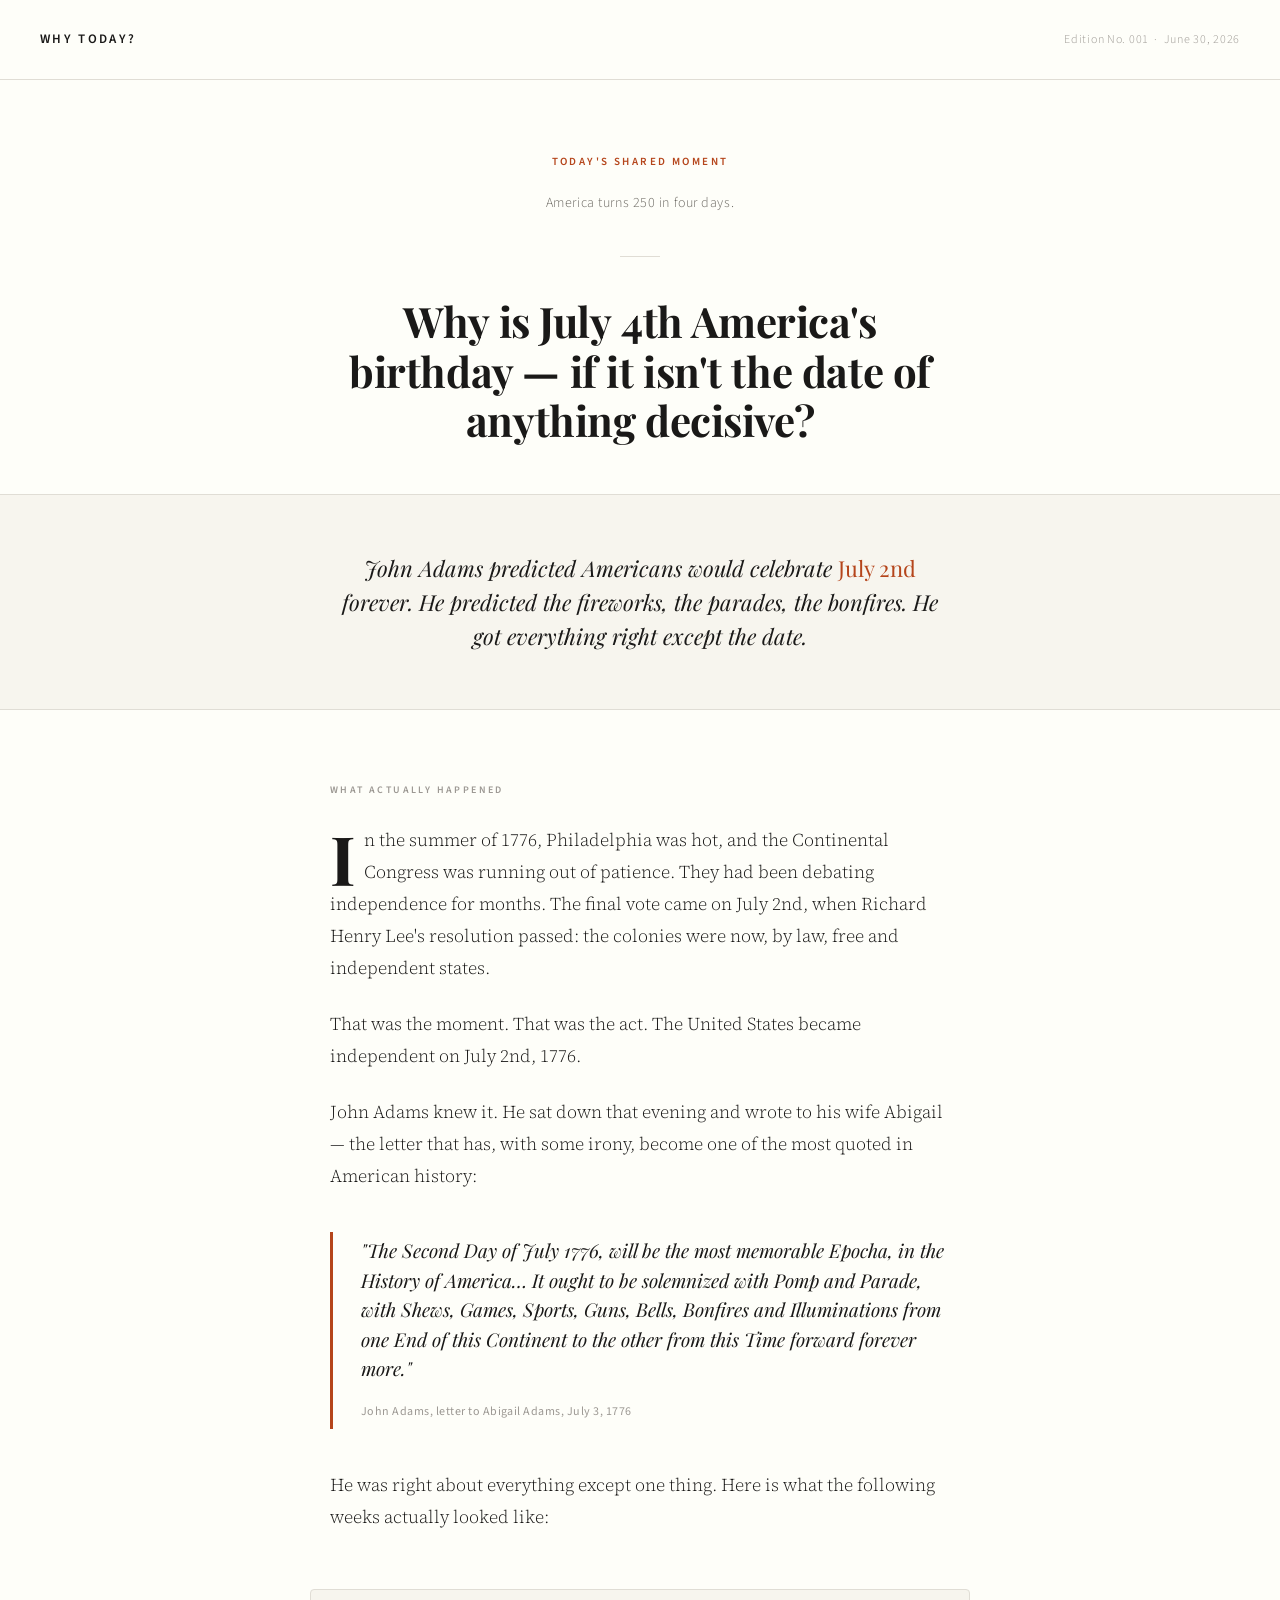
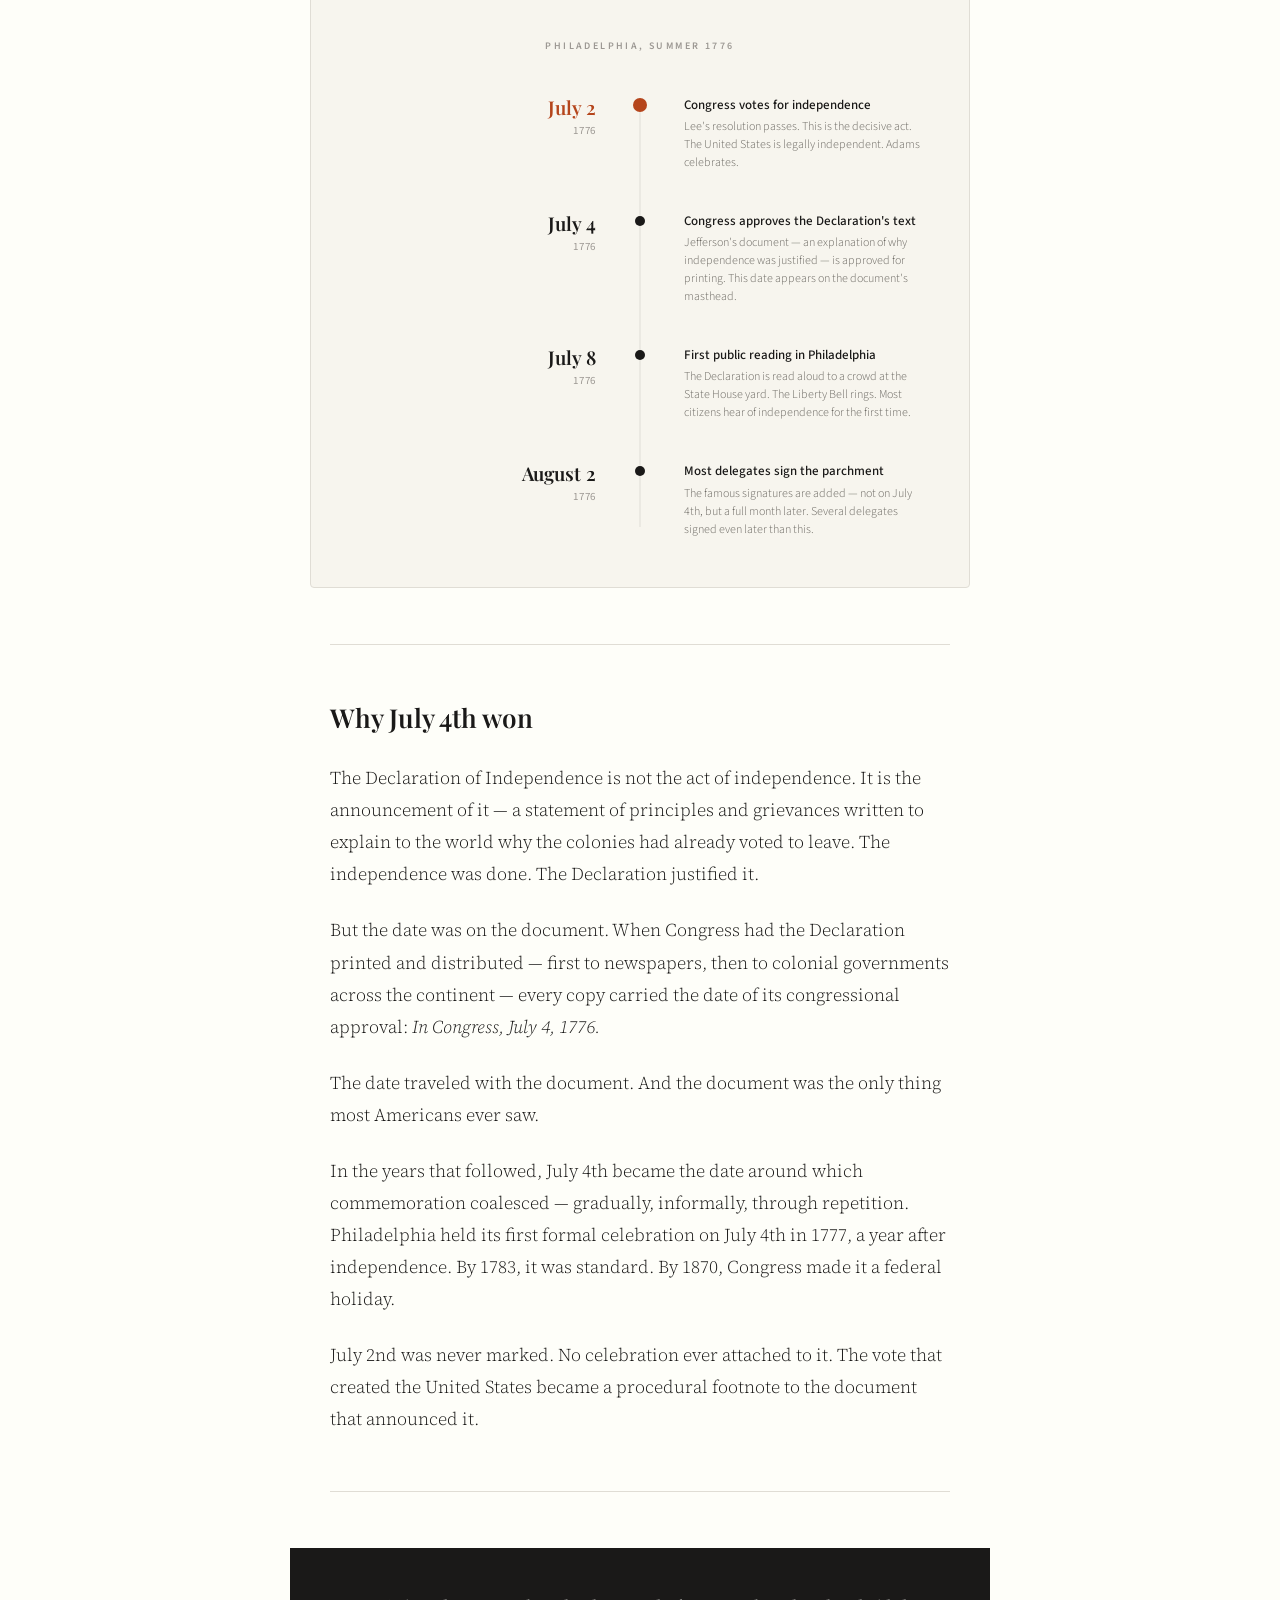
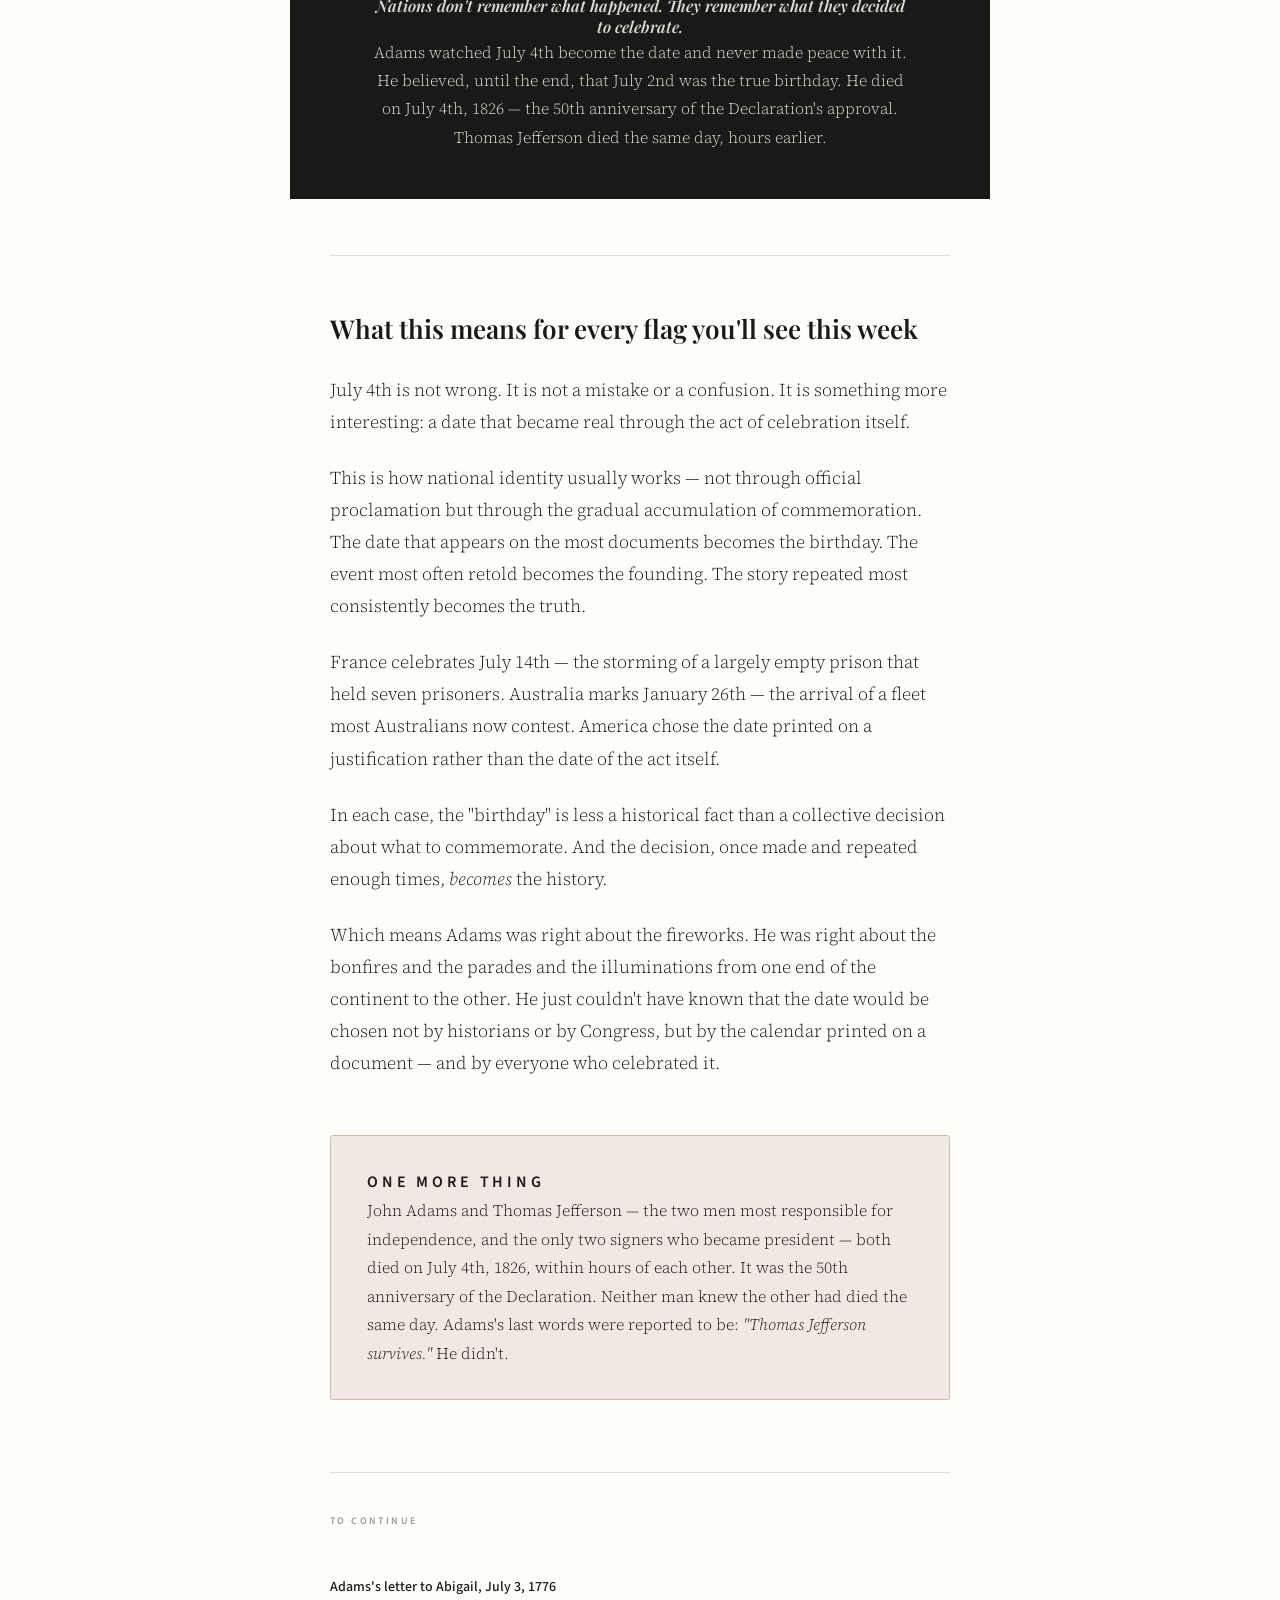
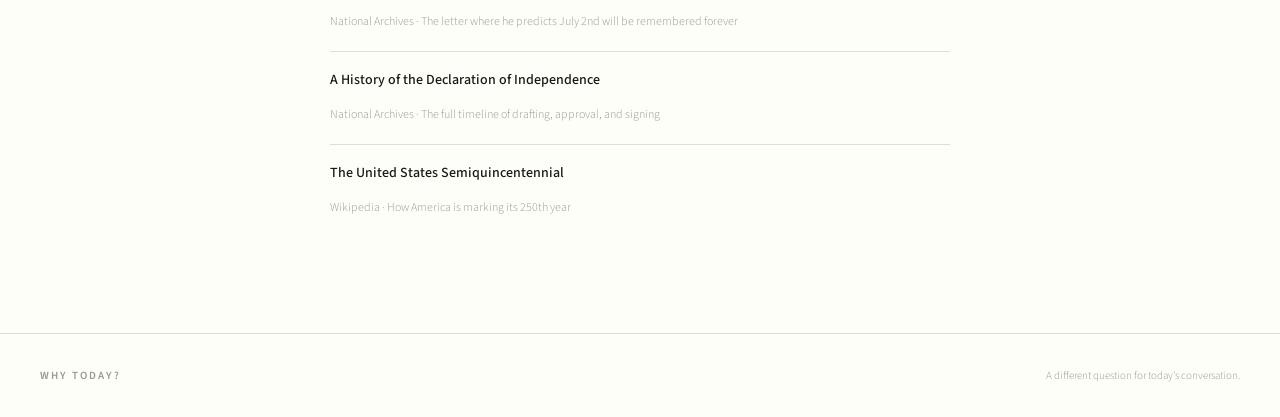
<file: editions/001-july-4-wrong-date/edition.html>
<!DOCTYPE html>
<html lang="en">
<head>
  <meta charset="UTF-8">
  <meta name="viewport" content="width=device-width, initial-scale=1.0">
  <title>Why Today? · Why is July 4th America's birthday?</title>
  <link rel="preconnect" href="https://fonts.googleapis.com">
  <link rel="preconnect" href="https://fonts.gstatic.com" crossorigin>
  <link href="https://fonts.googleapis.com/css2?family=Playfair+Display:ital,wght@0,400;0,600;0,700;1,400;1,600&family=Source+Serif+4:ital,opsz,wght@0,8..60,300;0,8..60,400;0,8..60,500;1,8..60,300;1,8..60,400&family=Source+Sans+3:wght@300;400;500;600&display=swap" rel="stylesheet">
  <style>
    *, *::before, *::after {
      box-sizing: border-box;
      margin: 0;
      padding: 0;
    }

    :root {
      --bg: #FEFEF9;
      --bg-warm: #F7F5EE;
      --text: #1A1918;
      --text-secondary: #6B6862;
      --text-tertiary: #9C9893;
      --accent: #B5451B;
      --accent-light: #F2E8E3;
      --rule: #E0DDD5;
      --timeline-dot: #1A1918;
      --max-width: 700px;
      --wide-width: 920px;
    }

    html {
      background: var(--bg);
      color: var(--text);
      font-family: 'Source Serif 4', Georgia, serif;
      font-size: 18px;
      line-height: 1.75;
      -webkit-font-smoothing: antialiased;
    }

    body {
      min-height: 100vh;
    }

    /* ─── MASTHEAD ─── */

    .masthead {
      border-bottom: 1px solid var(--rule);
      padding: 28px 40px;
      display: flex;
      align-items: baseline;
      justify-content: space-between;
      gap: 24px;
    }

    .publication-name {
      font-family: 'Source Sans 3', sans-serif;
      font-weight: 600;
      font-size: 13px;
      letter-spacing: 0.18em;
      text-transform: uppercase;
      color: var(--text);
    }

    .masthead-meta {
      font-family: 'Source Sans 3', sans-serif;
      font-size: 12px;
      font-weight: 300;
      color: var(--text-tertiary);
      letter-spacing: 0.06em;
      white-space: nowrap;
    }

    /* ─── HERO ─── */

    .hero {
      max-width: var(--max-width);
      margin: 0 auto;
      padding: 72px 40px 48px;
      text-align: center;
    }

    .moment-label {
      font-family: 'Source Sans 3', sans-serif;
      font-size: 11px;
      font-weight: 600;
      letter-spacing: 0.22em;
      text-transform: uppercase;
      color: var(--accent);
      margin-bottom: 20px;
    }

    .moment-statement {
      font-family: 'Source Sans 3', sans-serif;
      font-size: 14px;
      font-weight: 300;
      letter-spacing: 0.04em;
      color: var(--text-secondary);
      margin-bottom: 40px;
    }

    .edition-rule {
      width: 40px;
      height: 1px;
      background: var(--rule);
      margin: 0 auto 40px;
    }

    .hero-question {
      font-family: 'Playfair Display', Georgia, serif;
      font-size: 42px;
      font-weight: 700;
      line-height: 1.18;
      color: var(--text);
      letter-spacing: -0.01em;
    }

    @media (max-width: 600px) {
      .hero-question { font-size: 30px; }
    }

    /* ─── SURPRISING SENTENCE ─── */

    .surprising-sentence-wrapper {
      background: var(--bg-warm);
      border-top: 1px solid var(--rule);
      border-bottom: 1px solid var(--rule);
      padding: 56px 40px;
      margin-bottom: 72px;
    }

    .surprising-sentence {
      max-width: 620px;
      margin: 0 auto;
      font-family: 'Playfair Display', Georgia, serif;
      font-size: 22px;
      font-style: italic;
      font-weight: 400;
      line-height: 1.55;
      color: var(--text);
      text-align: center;
    }

    .surprising-sentence em {
      font-style: normal;
      color: var(--accent);
    }

    /* ─── BODY ─── */

    .body-content {
      max-width: var(--max-width);
      margin: 0 auto;
      padding: 0 40px 96px;
    }

    .section-label {
      font-family: 'Source Sans 3', sans-serif;
      font-size: 10px;
      font-weight: 600;
      letter-spacing: 0.24em;
      text-transform: uppercase;
      color: var(--text-tertiary);
      margin-bottom: 24px;
    }

    p {
      font-size: 18px;
      line-height: 1.78;
      color: var(--text);
      margin-bottom: 24px;
      font-weight: 300;
    }

    p:last-child {
      margin-bottom: 0;
    }

    .body-content > p.drop-cap::first-letter {
      font-family: 'Playfair Display', Georgia, serif;
      font-size: 68px;
      font-weight: 700;
      line-height: 0.82;
      float: left;
      margin-right: 8px;
      margin-top: 6px;
      color: var(--text);
    }

    .section-divider {
      width: 100%;
      height: 1px;
      background: var(--rule);
      margin: 56px 0;
    }

    .section-heading {
      font-family: 'Playfair Display', Georgia, serif;
      font-size: 26px;
      font-weight: 600;
      line-height: 1.3;
      color: var(--text);
      margin-bottom: 28px;
    }

    /* ─── TIMELINE ─── */

    .timeline-wrapper {
      margin: 56px -20px;
      padding: 48px 20px;
      background: var(--bg-warm);
      border-radius: 4px;
      border: 1px solid var(--rule);
    }

    .timeline-heading {
      font-family: 'Source Sans 3', sans-serif;
      font-size: 10px;
      font-weight: 600;
      letter-spacing: 0.24em;
      text-transform: uppercase;
      color: var(--text-tertiary);
      text-align: center;
      margin-bottom: 40px;
    }

    .timeline {
      position: relative;
      max-width: 580px;
      margin: 0 auto;
    }

    .timeline-spine {
      position: absolute;
      left: 50%;
      top: 12px;
      bottom: 12px;
      width: 1px;
      background: var(--rule);
      transform: translateX(-50%);
    }

    .timeline-item {
      display: grid;
      grid-template-columns: 1fr 24px 1fr;
      gap: 0 20px;
      margin-bottom: 40px;
      position: relative;
      align-items: start;
    }

    .timeline-item:last-child {
      margin-bottom: 0;
    }

    .timeline-left {
      text-align: right;
      padding-right: 12px;
    }

    .timeline-right {
      padding-left: 12px;
    }

    .timeline-dot-col {
      display: flex;
      justify-content: center;
      padding-top: 4px;
    }

    .timeline-dot {
      width: 10px;
      height: 10px;
      border-radius: 50%;
      background: var(--text);
      flex-shrink: 0;
      z-index: 1;
    }

    .timeline-dot.decisive {
      width: 14px;
      height: 14px;
      background: var(--accent);
      margin-top: -2px;
    }

    .timeline-date {
      font-family: 'Playfair Display', Georgia, serif;
      font-size: 19px;
      font-weight: 600;
      color: var(--text);
      line-height: 1.2;
    }

    .timeline-date.decisive {
      color: var(--accent);
    }

    .timeline-year {
      font-family: 'Source Sans 3', sans-serif;
      font-size: 11px;
      font-weight: 400;
      color: var(--text-tertiary);
      letter-spacing: 0.06em;
      display: block;
      margin-top: 2px;
    }

    .timeline-event {
      font-family: 'Source Sans 3', sans-serif;
      font-size: 13px;
      font-weight: 500;
      color: var(--text);
      line-height: 1.4;
    }

    .timeline-detail {
      font-family: 'Source Sans 3', sans-serif;
      font-size: 12px;
      font-weight: 300;
      color: var(--text-secondary);
      line-height: 1.5;
      margin-top: 4px;
    }

    /* Odd items: date left, event right. Even items: event left, date right */
    .timeline-item:nth-child(odd) .timeline-left { order: 0; }
    .timeline-item:nth-child(even) .timeline-left,
    .timeline-item:nth-child(even) .timeline-right {
      /* swap for even items */
    }

    /* ─── PULL QUOTE ─── */

    .pull-quote {
      border-left: 3px solid var(--accent);
      margin: 40px 0;
      padding: 4px 0 4px 28px;
    }

    .pull-quote p {
      font-family: 'Playfair Display', Georgia, serif;
      font-size: 19px;
      font-style: italic;
      font-weight: 400;
      line-height: 1.55;
      color: var(--text);
      margin-bottom: 10px;
    }

    .pull-quote cite {
      font-family: 'Source Sans 3', sans-serif;
      font-size: 12px;
      font-weight: 400;
      color: var(--text-tertiary);
      font-style: normal;
      letter-spacing: 0.04em;
    }

    /* ─── REVELATION BLOCK ─── */

    .revelation {
      background: var(--text);
      color: #FEFEF9;
      padding: 48px 40px;
      margin: 56px -40px;
      text-align: center;
    }

    .revelation p {
      color: rgba(254,254,249,0.85);
      font-size: 16px;
      max-width: 540px;
      margin: 0 auto 0;
    }

    .revelation-headline {
      font-family: 'Playfair Display', Georgia, serif;
      font-size: 28px;
      font-weight: 600;
      font-style: italic;
      line-height: 1.3;
      color: #FEFEF9;
      margin-bottom: 20px;
      max-width: 540px;
      margin-left: auto;
      margin-right: auto;
    }

    /* ─── CODA ─── */

    .coda {
      background: var(--accent-light);
      border: 1px solid #D9B5A7;
      border-radius: 3px;
      padding: 32px 36px;
      margin: 56px 0 0;
    }

    .coda-label {
      font-family: 'Source Sans 3', sans-serif;
      font-size: 10px;
      font-weight: 600;
      letter-spacing: 0.24em;
      text-transform: uppercase;
      color: var(--accent);
      margin-bottom: 12px;
    }

    .coda p {
      font-size: 16px;
      color: var(--text);
      margin-bottom: 0;
    }

    /* ─── CONTINUE READING ─── */

    .continue-reading {
      border-top: 1px solid var(--rule);
      margin-top: 72px;
      padding-top: 40px;
    }

    .continue-reading .section-label {
      margin-bottom: 28px;
    }

    .reading-list {
      list-style: none;
    }

    .reading-list li {
      border-bottom: 1px solid var(--rule);
      padding: 16px 0;
    }

    .reading-list li:last-child {
      border-bottom: none;
    }

    .reading-list a {
      font-family: 'Source Sans 3', sans-serif;
      font-size: 14px;
      font-weight: 500;
      color: var(--text);
      text-decoration: none;
      display: block;
      margin-bottom: 4px;
    }

    .reading-list a:hover {
      color: var(--accent);
    }

    .reading-list .reading-meta {
      font-family: 'Source Sans 3', sans-serif;
      font-size: 12px;
      font-weight: 300;
      color: var(--text-tertiary);
    }

    /* ─── FOOTER ─── */

    .footer {
      border-top: 1px solid var(--rule);
      padding: 32px 40px;
      display: flex;
      justify-content: space-between;
      align-items: center;
      gap: 24px;
    }

    .footer-name {
      font-family: 'Source Sans 3', sans-serif;
      font-size: 11px;
      font-weight: 600;
      letter-spacing: 0.18em;
      text-transform: uppercase;
      color: var(--text-tertiary);
    }

    .footer-note {
      font-family: 'Source Sans 3', sans-serif;
      font-size: 11px;
      font-weight: 300;
      color: var(--text-tertiary);
      text-align: right;
    }

    /* ─── UTILITY ─── */

    strong {
      font-weight: 500;
    }

    @media (max-width: 640px) {
      .masthead { padding: 20px 24px; }
      .hero { padding: 52px 24px 40px; }
      .body-content { padding: 0 24px 72px; }
      .revealing { margin: 56px -24px; padding: 40px 24px; }
      .footer { padding: 28px 24px; flex-direction: column; text-align: center; }
      .footer-note { text-align: center; }
      .timeline-wrapper { margin: 56px -4px; }
      .revelation { margin: 56px -24px; padding: 40px 24px; }
    }
  </style>
</head>
<body>

  <!-- MASTHEAD -->
  <header class="masthead">
    <span class="publication-name">Why Today?</span>
    <span class="masthead-meta">Edition No. 001 &nbsp;·&nbsp; June 30, 2026</span>
  </header>

  <!-- HERO -->
  <section class="hero">
    <p class="moment-label">Today's Shared Moment</p>
    <p class="moment-statement">America turns 250 in four days.</p>
    <div class="edition-rule"></div>
    <h1 class="hero-question">Why is July&nbsp;4th America's birthday — if it isn't the date of anything&nbsp;decisive?</h1>
  </section>

  <!-- SURPRISING SENTENCE -->
  <div class="surprising-sentence-wrapper">
    <p class="surprising-sentence">
      John Adams predicted Americans would celebrate <em>July 2nd</em> forever. He predicted the fireworks, the parades, the bonfires. He got everything right except the date.
    </p>
  </div>

  <!-- BODY -->
  <main class="body-content">

    <p class="section-label">What actually happened</p>

    <p class="drop-cap">In the summer of 1776, Philadelphia was hot, and the Continental Congress was running out of patience. They had been debating independence for months. The final vote came on July 2nd, when Richard Henry Lee's resolution passed: the colonies were now, by law, free and independent states.</p>

    <p>That was the moment. That was the act. The United States became independent on July 2nd, 1776.</p>

    <p>John Adams knew it. He sat down that evening and wrote to his wife Abigail — the letter that has, with some irony, become one of the most quoted in American history:</p>

    <div class="pull-quote">
      <p>"The Second Day of July 1776, will be the most memorable Epocha, in the History of America… It ought to be solemnized with Pomp and Parade, with Shews, Games, Sports, Guns, Bells, Bonfires and Illuminations from one End of this Continent to the other from this Time forward forever more."</p>
      <cite>John Adams, letter to Abigail Adams, July 3, 1776</cite>
    </div>

    <p>He was right about everything except one thing. Here is what the following weeks actually looked like:</p>

    <!-- TIMELINE -->
    <div class="timeline-wrapper">
      <p class="timeline-heading">Philadelphia, Summer 1776</p>
      <div class="timeline">
        <div class="timeline-spine"></div>

        <div class="timeline-item">
          <div class="timeline-left">
            <div class="timeline-date decisive">July 2</div>
            <span class="timeline-year">1776</span>
          </div>
          <div class="timeline-dot-col">
            <div class="timeline-dot decisive"></div>
          </div>
          <div class="timeline-right">
            <div class="timeline-event">Congress votes for independence</div>
            <div class="timeline-detail">Lee's resolution passes. This is the decisive act. The United States is legally independent. Adams celebrates.</div>
          </div>
        </div>

        <div class="timeline-item">
          <div class="timeline-left">
            <div class="timeline-date">July 4</div>
            <span class="timeline-year">1776</span>
          </div>
          <div class="timeline-dot-col">
            <div class="timeline-dot"></div>
          </div>
          <div class="timeline-right">
            <div class="timeline-event">Congress approves the Declaration's text</div>
            <div class="timeline-detail">Jefferson's document — an explanation of why independence was justified — is approved for printing. This date appears on the document's masthead.</div>
          </div>
        </div>

        <div class="timeline-item">
          <div class="timeline-left">
            <div class="timeline-date">July 8</div>
            <span class="timeline-year">1776</span>
          </div>
          <div class="timeline-dot-col">
            <div class="timeline-dot"></div>
          </div>
          <div class="timeline-right">
            <div class="timeline-event">First public reading in Philadelphia</div>
            <div class="timeline-detail">The Declaration is read aloud to a crowd at the State House yard. The Liberty Bell rings. Most citizens hear of independence for the first time.</div>
          </div>
        </div>

        <div class="timeline-item">
          <div class="timeline-left">
            <div class="timeline-date">August 2</div>
            <span class="timeline-year">1776</span>
          </div>
          <div class="timeline-dot-col">
            <div class="timeline-dot"></div>
          </div>
          <div class="timeline-right">
            <div class="timeline-event">Most delegates sign the parchment</div>
            <div class="timeline-detail">The famous signatures are added — not on July 4th, but a full month later. Several delegates signed even later than this.</div>
          </div>
        </div>

      </div>
    </div>

    <div class="section-divider"></div>

    <h2 class="section-heading">Why July 4th won</h2>

    <p>The Declaration of Independence is not the act of independence. It is the announcement of it — a statement of principles and grievances written to explain to the world why the colonies had already voted to leave. The independence was done. The Declaration justified it.</p>

    <p>But the date was on the document. When Congress had the Declaration printed and distributed — first to newspapers, then to colonial governments across the continent — every copy carried the date of its congressional approval: <em>In Congress, July 4, 1776.</em></p>

    <p>The date traveled with the document. And the document was the only thing most Americans ever saw.</p>

    <p>In the years that followed, July 4th became the date around which commemoration coalesced — gradually, informally, through repetition. Philadelphia held its first formal celebration on July 4th in 1777, a year after independence. By 1783, it was standard. By 1870, Congress made it a federal holiday.</p>

    <p>July 2nd was never marked. No celebration ever attached to it. The vote that created the United States became a procedural footnote to the document that announced it.</p>

    <div class="section-divider"></div>

    <!-- REVELATION -->
    <div class="revelation">
      <p class="revelation-headline">Nations don't remember what happened. They remember what they decided to celebrate.</p>
      <p>Adams watched July 4th become the date and never made peace with it. He believed, until the end, that July 2nd was the true birthday. He died on July 4th, 1826 — the 50th anniversary of the Declaration's approval. Thomas Jefferson died the same day, hours earlier.</p>
    </div>

    <div class="section-divider"></div>

    <h2 class="section-heading">What this means for every flag you'll see this week</h2>

    <p>July 4th is not wrong. It is not a mistake or a confusion. It is something more interesting: a date that became real through the act of celebration itself.</p>

    <p>This is how national identity usually works — not through official proclamation but through the gradual accumulation of commemoration. The date that appears on the most documents becomes the birthday. The event most often retold becomes the founding. The story repeated most consistently becomes the truth.</p>

    <p>France celebrates July 14th — the storming of a largely empty prison that held seven prisoners. Australia marks January 26th — the arrival of a fleet most Australians now contest. America chose the date printed on a justification rather than the date of the act itself.</p>

    <p>In each case, the "birthday" is less a historical fact than a collective decision about what to commemorate. And the decision, once made and repeated enough times, <em>becomes</em> the history.</p>

    <p>Which means Adams was right about the fireworks. He was right about the bonfires and the parades and the illuminations from one end of the continent to the other. He just couldn't have known that the date would be chosen not by historians or by Congress, but by the calendar printed on a document — and by everyone who celebrated it.</p>

    <!-- CODA -->
    <div class="coda">
      <p class="coda-label">One more thing</p>
      <p>John Adams and Thomas Jefferson — the two men most responsible for independence, and the only two signers who became president — both died on July 4th, 1826, within hours of each other. It was the 50th anniversary of the Declaration. Neither man knew the other had died the same day. Adams's last words were reported to be: <em>"Thomas Jefferson survives."</em> He didn't.</p>
    </div>

    <!-- CONTINUE READING -->
    <div class="continue-reading">
      <p class="section-label">To continue</p>
      <ul class="reading-list">
        <li>
          <a href="https://founders.archives.gov/documents/Adams/04-02-02-0016" target="_blank" rel="noopener">Adams's letter to Abigail, July 3, 1776</a>
          <span class="reading-meta">National Archives · The letter where he predicts July 2nd will be remembered forever</span>
        </li>
        <li>
          <a href="https://www.archives.gov/founding-docs/declaration-history" target="_blank" rel="noopener">A History of the Declaration of Independence</a>
          <span class="reading-meta">National Archives · The full timeline of drafting, approval, and signing</span>
        </li>
        <li>
          <a href="https://en.wikipedia.org/wiki/United_States_Semiquincentennial" target="_blank" rel="noopener">The United States Semiquincentennial</a>
          <span class="reading-meta">Wikipedia · How America is marking its 250th year</span>
        </li>
      </ul>
    </div>

  </main>

  <!-- FOOTER -->
  <footer class="footer">
    <span class="footer-name">Why Today?</span>
    <span class="footer-note">A different question for today's conversation.</span>
  </footer>

</body>
</html>
</file>
<file: docs/styles.css>
*, *::before, *::after {
  box-sizing: border-box;
  margin: 0;
  padding: 0;
}

/* ───────────────────────────────────────────────────────────────
   Single source of truth for the home page, the cabinet, and the
   recognitions page. Editions carry their own embedded layout CSS
   but inherit this token vocabulary.
   ─────────────────────────────────────────────────────────────── */

:root {
  --bg: #FEFEF9;
  --bg-warm: #F7F5EE;
  --text: #1A1918;
  --text-secondary: #6B6862;
  --text-tertiary: #9C9893;
  --accent: #B5451B;
  --rule: #E0DDD5;
  --max-width: 720px;

  /* momentum, for recognitions */
  --c-building: #3D5A8A;  --c-building-bg: #EDF1F9;
  --c-accel:    #2D6830;  --c-accel-bg:    #EAF3EB;
  --c-peaking:  #9B3A10;  --c-peaking-bg:  #FBF0EB;
  --c-fading:   #9A968F;  --c-fading-bg:   #F2F0E8;
  --c-acute:    #8B1A1A;  --c-acute-bg:    #FBEEEE;
  --c-persist:  #5E5A53;  --c-persist-bg:  #F2F0E8;

  /* stream identity, for the cabinet */
  --s-natural:   #2D6830;
  --s-ritual:    #8A5A1F;
  --s-places:    #3D5A8A;
  --s-curious:   #6B4A8A;
  --s-markets:   #1F6B6B;
  --s-headlines: #8B1A1A;
}

@media (prefers-color-scheme: dark) {
  :root:not([data-theme="light"]) {
    --bg: #131110;
    --bg-warm: #1C1A17;
    --text: #EDEAD3;
    --text-secondary: #9C9880;
    --text-tertiary: #6A6758;
    --accent: #CF6238;
    --rule: #2C2920;

    --c-building: #7A9AC4;  --c-building-bg: #151D2C;
    --c-accel:    #7AAF80;  --c-accel-bg:    #151F16;
    --c-peaking:  #CF6238;  --c-peaking-bg:  #261710;
    --c-fading:   #6A6758;  --c-fading-bg:   #1C1A17;
    --c-acute:    #C44040;  --c-acute-bg:    #261414;
    --c-persist:  #9C9880;  --c-persist-bg:  #1C1A17;

    --s-natural:   #7AAF80;
    --s-ritual:    #C9A05C;
    --s-places:    #7A9AC4;
    --s-curious:   #A88AC4;
    --s-markets:   #6FB5B5;
    --s-headlines: #C44040;
  }
}

:root[data-theme="dark"] {
  --bg: #131110;
  --bg-warm: #1C1A17;
  --text: #EDEAD3;
  --text-secondary: #9C9880;
  --text-tertiary: #6A6758;
  --accent: #CF6238;
  --rule: #2C2920;

  --c-building: #7A9AC4;  --c-building-bg: #151D2C;
  --c-accel:    #7AAF80;  --c-accel-bg:    #151F16;
  --c-peaking:  #CF6238;  --c-peaking-bg:  #261710;
  --c-fading:   #6A6758;  --c-fading-bg:   #1C1A17;
  --c-acute:    #C44040;  --c-acute-bg:    #261414;
  --c-persist:  #9C9880;  --c-persist-bg:  #1C1A17;

  --s-natural:   #7AAF80;
  --s-ritual:  #C9A05C;
  --s-places:  #7A9AC4;
  --s-curious:   #A88AC4;
  --s-markets:   #6FB5B5;
  --s-headlines: #C44040;
}

html {
  background: var(--bg);
  color: var(--text);
  font-family: 'Source Serif 4', Georgia, serif;
  font-size: 18px;
  line-height: 1.75;
  -webkit-font-smoothing: antialiased;
}

body {
  min-height: 100vh;
}

/* ─── MASTHEAD ─── */

.masthead {
  border-bottom: 1px solid var(--rule);
  padding: 32px 40px;
  display: flex;
  align-items: baseline;
  justify-content: space-between;
  gap: 24px;
}

.publication-name {
  font-family: 'Source Sans 3', sans-serif;
  font-weight: 600;
  font-size: 13px;
  letter-spacing: 0.18em;
  text-transform: uppercase;
  color: var(--text);
  text-decoration: none;
}

.masthead-tagline {
  font-family: 'Source Sans 3', sans-serif;
  font-size: 12px;
  font-weight: 300;
  color: var(--text-tertiary);
  letter-spacing: 0.04em;
}

.masthead-nav {
  display: flex;
  align-items: baseline;
  gap: 20px;
}

.masthead-nav-link {
  font-family: 'Source Sans 3', sans-serif;
  font-size: 12px;
  font-weight: 600;
  color: var(--accent);
  letter-spacing: 0.04em;
  text-decoration: none;
  white-space: nowrap;
}

.masthead-nav-link:hover {
  text-decoration: underline;
}

/* ─── HERO ─── */

.hero {
  max-width: var(--max-width);
  margin: 0 auto;
  padding: 80px 40px 64px;
  text-align: center;
}

.hero-eyebrow {
  font-family: 'Source Sans 3', sans-serif;
  font-size: 11px;
  font-weight: 600;
  letter-spacing: 0.22em;
  text-transform: uppercase;
  color: var(--accent);
  margin-bottom: 24px;
}

.hero-headline {
  font-family: 'Playfair Display', Georgia, serif;
  font-size: 48px;
  font-weight: 700;
  line-height: 1.1;
  letter-spacing: -0.02em;
  color: var(--text);
  margin-bottom: 28px;
}

.hero-description {
  font-family: 'Source Sans 3', sans-serif;
  font-size: 16px;
  font-weight: 300;
  line-height: 1.7;
  color: var(--text-secondary);
  max-width: 480px;
  margin: 0 auto;
}

/* ─── EDITIONS ─── */

.editions-section {
  max-width: var(--max-width);
  margin: 0 auto;
  padding: 0 40px 96px;
}

.section-rule {
  width: 100%;
  height: 1px;
  background: var(--rule);
  margin-bottom: 56px;
}

.section-label {
  font-family: 'Source Sans 3', sans-serif;
  font-size: 10px;
  font-weight: 600;
  letter-spacing: 0.24em;
  text-transform: uppercase;
  color: var(--text-tertiary);
  margin-bottom: 40px;
}

.edition-list {
  list-style: none;
  display: flex;
  flex-direction: column;
  gap: 0;
}

.edition-item {
  border-top: 1px solid var(--rule);
  padding: 36px 0;
}

.edition-item:last-child {
  border-bottom: 1px solid var(--rule);
}

.edition-link {
  text-decoration: none;
  display: block;
}

.edition-link:hover .edition-question {
  color: var(--accent);
}

.edition-meta {
  display: flex;
  align-items: center;
  gap: 16px;
  margin-bottom: 12px;
}

.edition-number {
  font-family: 'Source Sans 3', sans-serif;
  font-size: 11px;
  font-weight: 600;
  letter-spacing: 0.14em;
  color: var(--text-tertiary);
}

.edition-date {
  font-family: 'Source Sans 3', sans-serif;
  font-size: 11px;
  font-weight: 300;
  color: var(--text-tertiary);
}

.edition-moment {
  font-family: 'Source Sans 3', sans-serif;
  font-size: 12px;
  font-weight: 300;
  color: var(--text-tertiary);
  margin-bottom: 10px;
  font-style: italic;
}

.edition-question {
  font-family: 'Playfair Display', Georgia, serif;
  font-size: 24px;
  font-weight: 700;
  line-height: 1.25;
  color: var(--text);
  transition: color 0.15s ease;
}

/* ─── FOOTER ─── */

.footer {
  border-top: 1px solid var(--rule);
  padding: 32px 40px;
  display: flex;
  justify-content: space-between;
  align-items: center;
  gap: 24px;
}

.footer-name {
  font-family: 'Source Sans 3', sans-serif;
  font-size: 11px;
  font-weight: 600;
  letter-spacing: 0.18em;
  text-transform: uppercase;
  color: var(--text-tertiary);
}

.footer-note {
  font-family: 'Source Sans 3', sans-serif;
  font-size: 11px;
  font-weight: 300;
  color: var(--text-tertiary);
}

/* ─── STORYLINES ─── */

.storylines-meta-bar {
  max-width: var(--max-width);
  margin: 0 auto;
  padding: 0 40px 40px;
  display: flex;
  flex-wrap: wrap;
  gap: 8px 24px;
  font-family: 'Source Sans 3', sans-serif;
  font-size: 12px;
  font-weight: 300;
  color: var(--text-tertiary);
}

.storylines-section {
  max-width: var(--max-width);
  margin: 0 auto;
  padding: 0 40px 96px;
}

.storyline-category {
  border-top: 1px solid var(--rule);
  padding: 20px 0 8px;
}

.storyline-category:last-child {
  border-bottom: 1px solid var(--rule);
}

.storyline-category-label {
  font-family: 'Source Sans 3', sans-serif;
  font-size: 10px;
  font-weight: 600;
  letter-spacing: 0.24em;
  text-transform: uppercase;
  color: var(--accent);
  margin-bottom: 10px;
}

.storyline-list {
  list-style: none;
}

.storyline-item {
  display: flex;
  flex-direction: column;
  gap: 4px;
  padding: 10px 0;
  border-top: 1px solid var(--rule);
}

.storyline-item:first-child {
  border-top: none;
}

.storyline-row {
  display: flex;
  justify-content: space-between;
  align-items: baseline;
  gap: 16px;
}

.storyline-main {
  font-family: 'Source Sans 3', sans-serif;
  font-size: 14px;
  font-weight: 300;
  line-height: 1.5;
  color: var(--text-secondary);
}

.storyline-moment {
  font-family: 'Playfair Display', Georgia, serif;
  font-size: 20px;
  font-weight: 700;
  line-height: 1.3;
  letter-spacing: -0.01em;
  color: var(--text);
  text-decoration: none;
  text-wrap: balance;
  transition: color 0.15s ease;
}

.storyline-moment:hover {
  color: var(--accent);
}

.storyline-freshness {
  font-family: 'Source Sans 3', sans-serif;
  font-size: 12px;
  font-weight: 300;
  color: var(--text-tertiary);
  white-space: nowrap;
  flex-shrink: 0;
}

.storyline-potential {
  font-family: 'Source Sans 3', sans-serif;
  font-size: 11px;
  font-weight: 600;
  letter-spacing: 0.14em;
  text-transform: uppercase;
  padding: 1px 5px;
  border-radius: 2px;
  vertical-align: middle;
  margin-right: 2px;
}

.potential-high {
  background: var(--c-peaking-bg);
  color: var(--c-peaking);
}

.potential-medium {
  background: var(--bg-warm);
  color: var(--text-secondary);
}

.potential-low {
  background: var(--bg-warm);
  color: var(--text-tertiary);
}

/* ─── CABINET OF CURIOSITIES — STREAMS ─── */

.stream-summary {
  max-width: var(--max-width);
  margin: 0 auto;
  padding: 0 40px 24px;
  font-family: 'Source Sans 3', sans-serif;
  font-size: 12px;
  font-weight: 300;
  color: var(--text-tertiary);
  letter-spacing: 0.02em;
}

.stream-section {
  border-top: 1px solid var(--rule);
  padding: 24px 0 12px;
}

.stream-section:last-child {
  border-bottom: 1px solid var(--rule);
}

.stream-label {
  font-family: 'Source Sans 3', sans-serif;
  font-size: 10px;
  font-weight: 600;
  letter-spacing: 0.24em;
  text-transform: uppercase;
  color: var(--accent);
  margin-bottom: 12px;
}

.stream-dormant .stream-label {
  color: var(--text-tertiary);
}

.stream-dormant-note {
  font-family: 'Source Sans 3', sans-serif;
  font-size: 12px;
  font-weight: 300;
  font-style: italic;
  color: var(--text-tertiary);
  margin-bottom: 8px;
}

/* Within headlines stream, categories become sub-sections */
.stream-section .storyline-category {
  border-top: 1px solid var(--rule);
  padding: 12px 0 4px;
  margin-left: 0;
}

.stream-section .storyline-category:first-child {
  border-top: none;
}

.stream-section .storyline-category-label {
  color: var(--text-tertiary);
  margin-bottom: 6px;
}

/* ─── CURIOSITY CARD FIELDS ─── */

.curiosity-observation {
  font-family: 'Source Sans 3', sans-serif;
  font-size: 15px;
  font-weight: 400;
  color: var(--text);
  line-height: 1.5;
  margin-top: 2px;
}

.curiosity-question {
  font-family: 'Source Serif 4', Georgia, serif;
  font-size: 15px;
  font-style: italic;
  line-height: 1.6;
  color: var(--text);
  border-left: 2px solid var(--accent);
  padding-left: 14px;
  margin-top: 10px;
}

.curiosity-season {
  font-family: 'Source Sans 3', sans-serif;
  font-size: 12px;
  font-weight: 300;
  color: var(--text-tertiary);
  margin-left: 4px;
}

.curiosity-location {
  font-family: 'Source Sans 3', sans-serif;
  font-size: 12px;
  font-weight: 300;
  color: var(--text-tertiary);
  margin-left: 4px;
  font-style: italic;
}

/* ─── WHAT CHANGED ─── */

/* The newest change note, in the open. The whole point of this block is that a
   reader should not have to open anything to learn what moved since last time. */
.curiosity-latest {
  font-family: 'Source Sans 3', sans-serif;
  font-size: 14px;
  font-weight: 300;
  line-height: 1.55;
  color: var(--text-secondary);
  background: var(--bg-warm);
  border-left: 2px solid var(--rule);
  padding: 9px 12px;
  margin-top: 12px;
  border-radius: 0 2px 2px 0;
}

/* A note from this cycle earns the accent; an older one stays quiet. */
.curiosity-latest.is-current {
  border-left-color: var(--accent);
  color: var(--text);
}

.latest-date {
  font-family: 'Source Sans 3', sans-serif;
  font-size: 12px;
  font-weight: 600;
  letter-spacing: 0.06em;
  text-transform: uppercase;
  color: var(--text-tertiary);
  margin-right: 8px;
}

.curiosity-latest.is-current .latest-date { color: var(--accent); }

.curiosity-change {
  font-family: 'Source Sans 3', sans-serif;
  font-size: 11px;
  font-weight: 600;
  letter-spacing: 0.14em;
  text-transform: uppercase;
  padding: 1px 5px;
  border-radius: 2px;
  vertical-align: middle;
  margin-right: 4px;
}

.change-new {
  color: var(--accent);
  border: 1px solid var(--accent);
}

.change-updated {
  background: var(--c-building-bg);
  color: var(--c-building);
}

/* One line, directly under the meta bar, saying what this session did. */
.storylines-cycle-bar {
  max-width: var(--max-width);
  margin: -24px auto 0;
  padding: 0 40px 36px;
  font-family: 'Source Sans 3', sans-serif;
  font-size: 12px;
  font-weight: 600;
  letter-spacing: 0.06em;
  text-transform: uppercase;
  color: var(--text-secondary);
}


/* ─── STATUS CHIPS ─── */

.curiosity-status {
  font-family: 'Source Sans 3', sans-serif;
  font-size: 11px;
  font-weight: 600;
  letter-spacing: 0.14em;
  text-transform: uppercase;
  padding: 1px 5px;
  border-radius: 2px;
  vertical-align: middle;
  margin-right: 4px;
}

.status-curious {
  background: var(--c-building-bg);
  color: var(--c-building);
}

.status-investigating {
  background: var(--c-accel-bg);
  color: var(--c-accel);
}

.status-thread_found {
  background: var(--c-peaking-bg);
  color: var(--c-peaking);
}

.status-ready_to_shape {
  background: var(--c-peaking-bg);
  color: var(--accent);
}

.status-published {
  background: var(--bg-warm);
  color: var(--text-tertiary);
}

.status-dormant {
  background: var(--bg-warm);
  color: var(--text-tertiary);
}


/* ─── STREAM IDENTITY ─── */

.stream-section { --stream: var(--text-tertiary); }
.stream-section[data-stream="natural_world"] { --stream: var(--s-natural); }
.stream-section[data-stream="human_rituals"] { --stream: var(--s-ritual); }
.stream-section[data-stream="places"]        { --stream: var(--s-places); }
.stream-section[data-stream="curiosities"]   { --stream: var(--s-curious); }
.stream-section[data-stream="markets"]       { --stream: var(--s-markets); }
.stream-section[data-stream="headlines"]     { --stream: var(--s-headlines); }

.stream-section .stream-label {
  color: var(--stream);
  display: flex;
  align-items: center;
  gap: 12px;
}

.stream-section .stream-label::after {
  content: "";
  flex: 1;
  height: 1px;
  background: var(--stream);
  opacity: 0.28;
}

.stream-section .storyline-moment:hover { color: var(--stream); }

/* metadata line — was crammed inline against the title */
.storyline-meta {
  font-family: 'Source Sans 3', sans-serif;
  column-gap: 14px;
  font-size: 12px;
  font-weight: 300;
  color: var(--text-tertiary);
  display: flex;
  flex-wrap: wrap;
  gap: 4px 10px;
  margin-top: 2px;
}


/* ─── RECOGNITIONS ─── */

.lede {
  max-width: var(--max-width);
  margin: 0 auto;
  padding: 52px 40px 48px;
  border-bottom: 1px solid var(--rule);
}

.lede-headline {
  font-family: 'Playfair Display', Georgia, serif;
  font-size: clamp(30px, 5vw, 44px);
  font-weight: 700;
  line-height: 1.1;
  letter-spacing: -0.02em;
  color: var(--text);
  text-wrap: balance;
  margin-bottom: 16px;
}

.lede-description {
  font-family: 'Source Sans 3', sans-serif;
  font-size: 16px;
  font-weight: 300;
  line-height: 1.7;
  color: var(--text-secondary);
  max-width: 520px;
  margin-bottom: 20px;
}

.lede-updated {
  font-family: 'Source Sans 3', sans-serif;
  font-size: 12px;
  color: var(--text-tertiary);
  letter-spacing: 0.04em;
}

.pub-name {
  font-family: 'Source Sans 3', sans-serif;
  font-weight: 600;
  font-size: 13px;
  letter-spacing: 0.18em;
  text-transform: uppercase;
  color: var(--text);
  text-decoration: none;
}

.pub-nav { display: flex; align-items: baseline; gap: 20px; }

.pub-week {
  font-family: 'Source Sans 3', sans-serif;
  font-size: 12px;
  color: var(--text-tertiary);
  letter-spacing: 0.04em;
}

.pub-link {
  font-family: 'Source Sans 3', sans-serif;
  font-size: 12px;
  font-weight: 600;
  color: var(--accent);
  letter-spacing: 0.04em;
  text-decoration: none;
  white-space: nowrap;
}

.pub-link:hover { text-decoration: underline; }

.recognitions {
  max-width: var(--max-width);
  margin: 0 auto;
  padding: 0 40px 96px;
}

.recognition {
  padding: 48px 0;
  border-bottom: 1px solid var(--rule);
}

.recognition:last-child { border-bottom: none; }

.recognition-title {
  font-family: 'Playfair Display', Georgia, serif;
  font-size: clamp(21px, 3vw, 27px);
  font-weight: 700;
  line-height: 1.25;
  letter-spacing: -0.01em;
  color: var(--text);
  text-wrap: balance;
  margin-bottom: 16px;
}

/* momentum — tokens existed but were never rendered */
.recognition-momentum {
  display: inline-block;
  font-family: 'Source Sans 3', sans-serif;
  font-size: 12px;
  font-weight: 600;
  letter-spacing: 0.12em;
  text-transform: uppercase;
  padding: 2px 9px;
  border-radius: 2px;
  margin-bottom: 18px;
}

.momentum-building   { color: var(--c-building); background: var(--c-building-bg); }
.momentum-accelerating { color: var(--c-accel);  background: var(--c-accel-bg); }
.momentum-peaking    { color: var(--c-peaking);  background: var(--c-peaking-bg); }
.momentum-fading     { color: var(--c-fading);   background: var(--c-fading-bg); }
.momentum-acute      { color: var(--c-acute);    background: var(--c-acute-bg); }
.momentum-persistent { color: var(--c-persist);  background: var(--c-persist-bg); }

.recognition-explanation {
  font-size: 17px;
  line-height: 1.7;
  color: var(--text-secondary);
  margin-bottom: 28px;
}

/* ─── DISCLOSURES (evidence + storyline history) ─── */

.evidence-details, .history-details { margin-top: 20px; }

/* The earlier notes belong to the change block above them, not to open space. */
.curiosity-latest + .history-details { margin-top: 4px; }

.evidence-details > summary,
.history-details > summary {
  list-style: none;
  cursor: pointer;
  user-select: none;
  -webkit-user-select: none;
  min-height: 44px;
  display: flex;
  align-items: center;
}

.evidence-details > summary::-webkit-details-marker,
.history-details > summary::-webkit-details-marker { display: none; }

.evidence-toggle, .history-toggle {
  display: inline-flex;
  align-items: center;
  gap: 10px;
  padding: 4px 0;
}

.evidence-toggle::after, .history-toggle::after {
  content: "";
  width: 0;
  height: 0;
  border-left: 4px solid transparent;
  border-right: 4px solid transparent;
  border-top: 5px solid var(--text-tertiary);
  transition: transform 0.18s ease;
  position: relative;
  top: 1px;
}

.evidence-details[open] > summary .evidence-toggle::after,
.history-details[open] > summary .history-toggle::after { transform: rotate(180deg); }

.ev-summary-count, .history-toggle-label {
  font-family: 'Source Sans 3', sans-serif;
  font-size: 12px;
  font-weight: 600;
  letter-spacing: 0.1em;
  text-transform: uppercase;
  color: var(--text-tertiary);
}

.ev-summary-new {
  font-family: 'Source Sans 3', sans-serif;
  font-size: 12px;
  font-weight: 600;
  letter-spacing: 0.1em;
  text-transform: uppercase;
  color: var(--accent);
  border: 1px solid var(--accent);
  padding: 1px 6px;
  border-radius: 2px;
}

.evidence-toggle:hover .ev-summary-count,
.history-toggle:hover .history-toggle-label { color: var(--text-secondary); }
.evidence-toggle:hover::after, .history-toggle:hover::after { border-top-color: var(--text-secondary); }

.evidence-list {
  list-style: none;
  display: flex;
  flex-direction: column;
  margin-top: 12px;
  animation: disclosureIn 0.18s ease-out;
}

@keyframes disclosureIn {
  from { opacity: 0; transform: translateY(-6px); }
  to   { opacity: 1; transform: translateY(0); }
}

.ev-item {
  display: grid;
  grid-template-columns: 104px 1fr;
  gap: 0 16px;
  align-items: start;
  padding: 14px 0;
  border-top: 1px solid var(--rule);
}

.ev-item:last-child { border-bottom: 1px solid var(--rule); }

.ev-meta { display: flex; flex-direction: column; gap: 5px; padding-top: 2px; }

.ev-domain {
  font-family: 'Source Sans 3', sans-serif;
  font-size: 12px;
  font-weight: 600;
  letter-spacing: 0.08em;
  text-transform: uppercase;
  color: var(--text-tertiary);
  line-height: 1.4;
}

.ev-new-badge {
  display: inline-block;
  font-family: 'Source Sans 3', sans-serif;
  font-size: 12px;
  font-weight: 600;
  letter-spacing: 0.1em;
  text-transform: uppercase;
  color: var(--accent);
  border: 1px solid var(--accent);
  padding: 0 5px;
  border-radius: 2px;
  width: fit-content;
}

.ev-date {
  font-family: 'Source Sans 3', sans-serif;
  font-size: 12px;
  color: var(--text-tertiary);
  letter-spacing: 0.03em;
}

.ev-item--new { box-shadow: -3px 0 0 var(--accent); padding-left: 12px; }

.ev-body { display: flex; flex-direction: column; gap: 8px; }

.ev-text {
  font-size: 15px;
  line-height: 1.6;
  color: var(--text-secondary);
  margin: 0;
}

.ev-read-more {
  font-family: 'Source Sans 3', sans-serif;
  font-size: 13px;
  color: var(--text-tertiary);
  text-decoration: none;
  letter-spacing: 0.02em;
}

.ev-read-more:hover { color: var(--accent); }

.history-list {
  list-style: none;
  margin-top: 10px;
  animation: disclosureIn 0.18s ease-out;
}

.history-item {
  padding: 10px 0;
  border-top: 1px solid var(--rule);
  font-size: 15px;
  line-height: 1.6;
  color: var(--text-secondary);
}

.history-date {
  font-family: 'Source Sans 3', sans-serif;
  font-size: 12px;
  font-weight: 600;
  letter-spacing: 0.06em;
  text-transform: uppercase;
  color: var(--text-tertiary);
  margin-right: 8px;
}

/* ─── ACCESSIBILITY ─── */

:focus-visible { outline: 2px solid var(--accent); outline-offset: 2px; }

@media (prefers-reduced-motion: reduce) {
  * { transition: none !important; animation: none !important; }
}

@media (max-width: 640px) {
  .masthead { padding: 20px 24px; flex-wrap: wrap; row-gap: 8px; }
  .masthead-tagline { display: none; }
  .hero { padding: 56px 24px 48px; }
  .hero-headline { font-size: 36px; }
  .editions-section { padding: 0 24px 72px; }
  .footer { padding: 28px 24px; flex-direction: column; text-align: center; gap: 8px; }
  .storylines-meta-bar { padding: 0 24px 32px; }
  .storylines-cycle-bar { padding: 0 24px 28px; margin-top: -20px; }
  .storylines-section { padding: 0 24px 72px; }
  .storyline-row { flex-direction: column; gap: 2px; }
  .stream-summary { padding: 0 24px 16px; }

  .lede { padding: 40px 24px 32px; }
  .recognitions { padding: 0 24px 64px; }
  .ev-item { grid-template-columns: 1fr; gap: 6px; }
  .ev-meta { flex-direction: row; flex-wrap: wrap; gap: 6px; align-items: baseline; }
}
</file>
<file: site/styles.css>
*, *::before, *::after {
  box-sizing: border-box;
  margin: 0;
  padding: 0;
}

:root {
  --bg: #FEFEF9;
  --bg-warm: #F7F5EE;
  --text: #1A1918;
  --text-secondary: #6B6862;
  --text-tertiary: #9C9893;
  --accent: #B5451B;
  --rule: #E0DDD5;
  --max-width: 720px;
}

html {
  background: var(--bg);
  color: var(--text);
  font-family: 'Source Serif 4', Georgia, serif;
  font-size: 18px;
  line-height: 1.75;
  -webkit-font-smoothing: antialiased;
}

body {
  min-height: 100vh;
}

/* ─── MASTHEAD ─── */

.masthead {
  border-bottom: 1px solid var(--rule);
  padding: 32px 40px;
  display: flex;
  align-items: baseline;
  justify-content: space-between;
  gap: 24px;
}

.publication-name {
  font-family: 'Source Sans 3', sans-serif;
  font-weight: 600;
  font-size: 13px;
  letter-spacing: 0.18em;
  text-transform: uppercase;
  color: var(--text);
  text-decoration: none;
}

.masthead-tagline {
  font-family: 'Source Sans 3', sans-serif;
  font-size: 12px;
  font-weight: 300;
  color: var(--text-tertiary);
  letter-spacing: 0.04em;
}

/* ─── HERO ─── */

.hero {
  max-width: var(--max-width);
  margin: 0 auto;
  padding: 80px 40px 64px;
  text-align: center;
}

.hero-eyebrow {
  font-family: 'Source Sans 3', sans-serif;
  font-size: 11px;
  font-weight: 600;
  letter-spacing: 0.22em;
  text-transform: uppercase;
  color: var(--accent);
  margin-bottom: 24px;
}

.hero-headline {
  font-family: 'Playfair Display', Georgia, serif;
  font-size: 48px;
  font-weight: 700;
  line-height: 1.1;
  letter-spacing: -0.02em;
  color: var(--text);
  margin-bottom: 28px;
}

.hero-description {
  font-family: 'Source Sans 3', sans-serif;
  font-size: 16px;
  font-weight: 300;
  line-height: 1.7;
  color: var(--text-secondary);
  max-width: 480px;
  margin: 0 auto;
}

/* ─── EDITIONS ─── */

.editions-section {
  max-width: var(--max-width);
  margin: 0 auto;
  padding: 0 40px 96px;
}

.section-rule {
  width: 100%;
  height: 1px;
  background: var(--rule);
  margin-bottom: 56px;
}

.section-label {
  font-family: 'Source Sans 3', sans-serif;
  font-size: 10px;
  font-weight: 600;
  letter-spacing: 0.24em;
  text-transform: uppercase;
  color: var(--text-tertiary);
  margin-bottom: 40px;
}

.edition-list {
  list-style: none;
  display: flex;
  flex-direction: column;
  gap: 0;
}

.edition-item {
  border-top: 1px solid var(--rule);
  padding: 36px 0;
}

.edition-item:last-child {
  border-bottom: 1px solid var(--rule);
}

.edition-link {
  text-decoration: none;
  display: block;
}

.edition-link:hover .edition-question {
  color: var(--accent);
}

.edition-meta {
  display: flex;
  align-items: center;
  gap: 16px;
  margin-bottom: 12px;
}

.edition-number {
  font-family: 'Source Sans 3', sans-serif;
  font-size: 11px;
  font-weight: 600;
  letter-spacing: 0.14em;
  color: var(--text-tertiary);
}

.edition-date {
  font-family: 'Source Sans 3', sans-serif;
  font-size: 11px;
  font-weight: 300;
  color: var(--text-tertiary);
}

.edition-moment {
  font-family: 'Source Sans 3', sans-serif;
  font-size: 12px;
  font-weight: 300;
  color: var(--text-tertiary);
  margin-bottom: 10px;
  font-style: italic;
}

.edition-question {
  font-family: 'Playfair Display', Georgia, serif;
  font-size: 24px;
  font-weight: 700;
  line-height: 1.25;
  color: var(--text);
  transition: color 0.15s ease;
}

/* ─── FOOTER ─── */

.footer {
  border-top: 1px solid var(--rule);
  padding: 32px 40px;
  display: flex;
  justify-content: space-between;
  align-items: center;
  gap: 24px;
}

.footer-name {
  font-family: 'Source Sans 3', sans-serif;
  font-size: 11px;
  font-weight: 600;
  letter-spacing: 0.18em;
  text-transform: uppercase;
  color: var(--text-tertiary);
}

.footer-note {
  font-family: 'Source Sans 3', sans-serif;
  font-size: 11px;
  font-weight: 300;
  color: var(--text-tertiary);
}

@media (max-width: 640px) {
  .masthead { padding: 20px 24px; }
  .hero { padding: 56px 24px 48px; }
  .hero-headline { font-size: 36px; }
  .editions-section { padding: 0 24px 72px; }
  .footer { padding: 28px 24px; flex-direction: column; text-align: center; }
}
</file>
